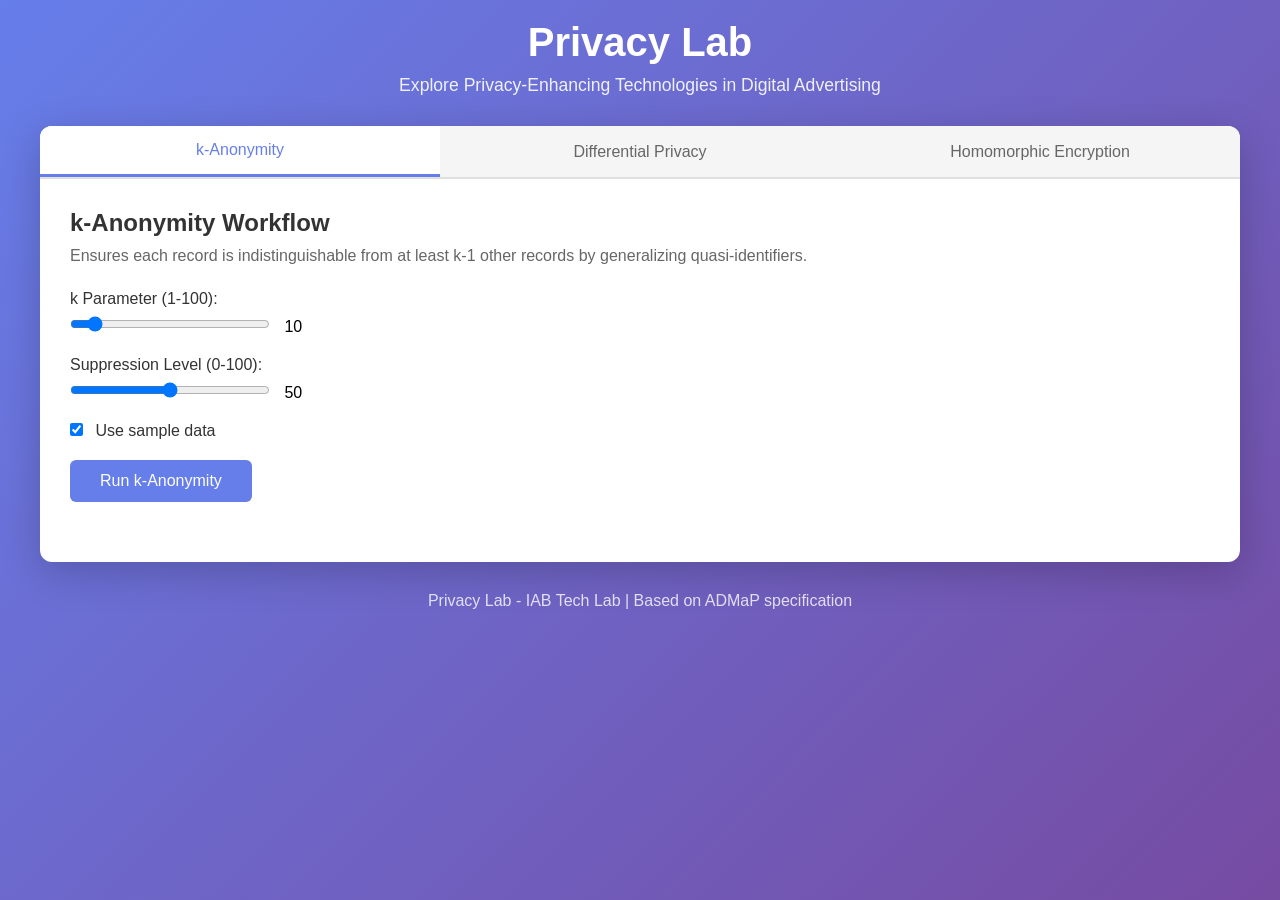
<file: web/index.html>
<!DOCTYPE html>
<html lang="en">
<head>
    <meta charset="UTF-8">
    <meta name="viewport" content="width=device-width, initial-scale=1.0">
    <title>Privacy Lab - Privacy-Enhancing Technologies</title>
    <link rel="stylesheet" href="styles.css">
</head>
<body>
    <header>
        <h1>Privacy Lab</h1>
        <p>Explore Privacy-Enhancing Technologies in Digital Advertising</p>
    </header>

    <main>
        <div class="tabs">
            <button class="tab-button active" onclick="openTab(event, 'k-anonymity')">k-Anonymity</button>
            <button class="tab-button" onclick="openTab(event, 'differential-privacy')">Differential Privacy</button>
            <button class="tab-button" onclick="openTab(event, 'homomorphic-encryption')">Homomorphic Encryption</button>
        </div>

        <!-- k-Anonymity Tab -->
        <div id="k-anonymity" class="tab-content active">
            <h2>k-Anonymity Workflow</h2>
            <p>Ensures each record is indistinguishable from at least k-1 other records by generalizing quasi-identifiers.</p>

            <form id="k-anonymity-form">
                <div class="form-group">
                    <label for="k-value">k Parameter (1-100):</label>
                    <input type="range" id="k-value" name="k" min="1" max="100" value="10">
                    <span id="k-value-display">10</span>
                </div>

                <div class="form-group">
                    <label for="k-supp">Suppression Level (0-100):</label>
                    <input type="range" id="k-supp" name="supp_level" min="0" max="100" value="50">
                    <span id="k-supp-display">50</span>
                </div>

                <div class="form-group">
                    <label>
                        <input type="checkbox" id="k-sample-data" name="use_sample_data" checked>
                        Use sample data
                    </label>
                </div>

                <div id="k-file-uploads" class="form-group" style="display: none;">
                    <div class="file-upload-group">
                        <label for="k-events-file">Events CSV File:</label>
                        <input type="file" id="k-events-file" name="events" accept=".csv">
                        <small>Format: space_id, email, event_type, campaign, region, opt_out</small>
                    </div>
                    <div class="file-upload-group">
                        <label for="k-conversions-file">Conversions CSV File:</label>
                        <input type="file" id="k-conversions-file" name="conversions" accept=".csv">
                        <small>Format: space_id, email, event_type</small>
                    </div>
                    <div class="form-group">
                        <a href="http://localhost:8000/api/download-templates" target="_blank" class="download-link">📥 Download CSV Templates</a>
                    </div>
                </div>

                <button type="submit" class="btn-primary">Run k-Anonymity</button>
            </form>

            <div id="k-anonymity-results" class="results"></div>
        </div>

        <!-- Differential Privacy Tab -->
        <div id="differential-privacy" class="tab-content">
            <h2>Differential Privacy Workflow</h2>
            <p>Adds statistical noise to query results to provide mathematically rigorous privacy guarantees.</p>

            <form id="dp-form">
                <div class="form-group">
                    <label for="epsilon-value">Epsilon (Privacy Loss) (0.1-10.0):</label>
                    <input type="range" id="epsilon-value" name="epsilon" min="0.1" max="10.0" step="0.1" value="1.0">
                    <span id="epsilon-value-display">1.0</span>
                </div>

                <div class="form-group">
                    <label for="split-over">Split Privacy Budget Over:</label>
                    <input type="number" id="split-over" name="split_evenly_over" min="1" max="20" value="6">
                </div>

                <div class="form-group">
                    <label>
                        <input type="checkbox" id="dp-sample-data" name="use_sample_data" checked>
                        Use sample data
                    </label>
                </div>

                <div id="dp-file-uploads" class="form-group" style="display: none;">
                    <div class="file-upload-group">
                        <label for="dp-events-file">Events CSV File:</label>
                        <input type="file" id="dp-events-file" name="events" accept=".csv">
                        <small>Format: space_id, email, event_type, campaign, region, opt_out</small>
                    </div>
                    <div class="file-upload-group">
                        <label for="dp-conversions-file">Conversions CSV File:</label>
                        <input type="file" id="dp-conversions-file" name="conversions" accept=".csv">
                        <small>Format: space_id, email, event_type</small>
                    </div>
                    <div class="form-group">
                        <a href="http://localhost:8000/api/download-templates" target="_blank" class="download-link">📥 Download CSV Templates</a>
                    </div>
                </div>

                <button type="submit" class="btn-primary">Run Differential Privacy</button>
            </form>

            <div id="dp-results" class="results"></div>
        </div>

        <!-- Homomorphic Encryption Tab -->
        <div id="homomorphic-encryption" class="tab-content">
            <h2>Homomorphic Encryption Workflow</h2>
            <p>Allows computation on encrypted data without decryption, providing input privacy.</p>

            <form id="he-form">
                <div class="form-group">
                    <label>
                        <input type="checkbox" id="he-sample-data" name="use_sample_data" checked>
                        Use sample data
                    </label>
                </div>

                <div id="he-file-uploads" class="form-group" style="display: none;">
                    <div class="file-upload-group">
                        <label for="he-events-file">Events CSV File:</label>
                        <input type="file" id="he-events-file" name="events" accept=".csv">
                        <small>Format: space_id, email, event_type, campaign, region, opt_out</small>
                    </div>
                    <div class="file-upload-group">
                        <label for="he-conversions-file">Conversions CSV File:</label>
                        <input type="file" id="he-conversions-file" name="conversions" accept=".csv">
                        <small>Format: space_id, email, event_type</small>
                    </div>
                    <div class="form-group">
                        <a href="http://localhost:8000/api/download-templates" target="_blank" class="download-link">📥 Download CSV Templates</a>
                    </div>
                </div>

                <button type="submit" class="btn-primary">Run Homomorphic Encryption</button>
            </form>

            <div id="he-results" class="results"></div>
        </div>
    </main>

    <footer>
        <p>Privacy Lab - IAB Tech Lab | Based on ADMaP specification</p>
    </footer>

    <div id="loading" class="loading-overlay" style="display: none;">
        <div class="spinner"></div>
        <p>Processing...</p>
    </div>

    <script src="app.js"></script>
</body>
</html>
</file>
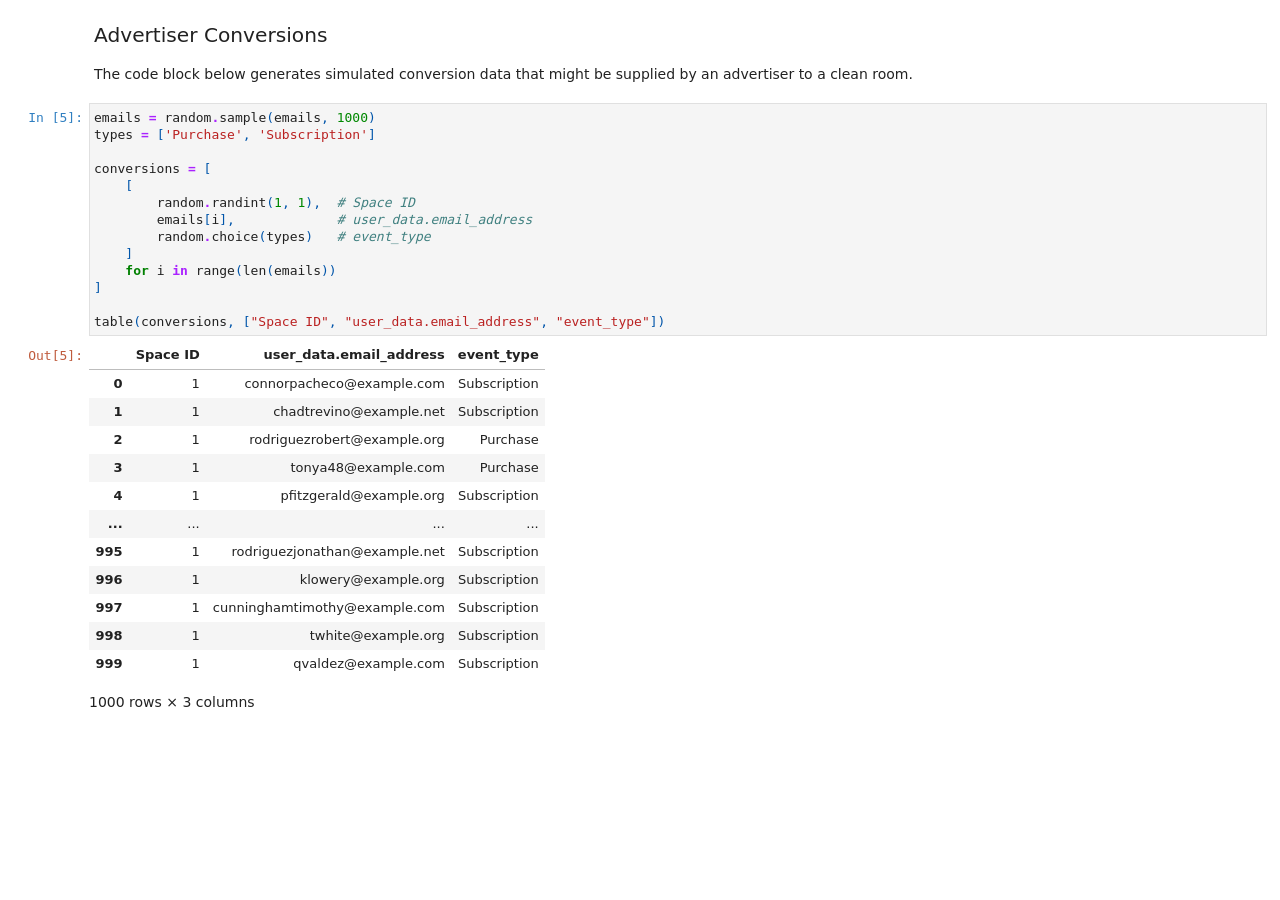
<file: notebook/differential-privacy.html>
<html>
  <head>
    <style type="text/css">
      pre {
        line-height: 125%;
      }
      td.linenos .normal {
        color: inherit;
        background-color: transparent;
        padding-left: 5px;
        padding-right: 5px;
      }
      span.linenos {
        color: inherit;
        background-color: transparent;
        padding-left: 5px;
        padding-right: 5px;
      }
      td.linenos .special {
        color: #000000;
        background-color: #ffffc0;
        padding-left: 5px;
        padding-right: 5px;
      }
      span.linenos.special {
        color: #000000;
        background-color: #ffffc0;
        padding-left: 5px;
        padding-right: 5px;
      }
      .highlight .hll {
        background-color: var(--jp-cell-editor-active-background);
      }
      .highlight {
        background: var(--jp-cell-editor-background);
        color: var(--jp-mirror-editor-variable-color);
      }
      .highlight .c {
        color: var(--jp-mirror-editor-comment-color);
        font-style: italic;
      } /* Comment */
      .highlight .err {
        color: var(--jp-mirror-editor-error-color);
      } /* Error */
      .highlight .k {
        color: var(--jp-mirror-editor-keyword-color);
        font-weight: bold;
      } /* Keyword */
      .highlight .o {
        color: var(--jp-mirror-editor-operator-color);
        font-weight: bold;
      } /* Operator */
      .highlight .p {
        color: var(--jp-mirror-editor-punctuation-color);
      } /* Punctuation */
      .highlight .ch {
        color: var(--jp-mirror-editor-comment-color);
        font-style: italic;
      } /* Comment.Hashbang */
      .highlight .cm {
        color: var(--jp-mirror-editor-comment-color);
        font-style: italic;
      } /* Comment.Multiline */
      .highlight .cp {
        color: var(--jp-mirror-editor-comment-color);
        font-style: italic;
      } /* Comment.Preproc */
      .highlight .cpf {
        color: var(--jp-mirror-editor-comment-color);
        font-style: italic;
      } /* Comment.PreprocFile */
      .highlight .c1 {
        color: var(--jp-mirror-editor-comment-color);
        font-style: italic;
      } /* Comment.Single */
      .highlight .cs {
        color: var(--jp-mirror-editor-comment-color);
        font-style: italic;
      } /* Comment.Special */
      .highlight .kc {
        color: var(--jp-mirror-editor-keyword-color);
        font-weight: bold;
      } /* Keyword.Constant */
      .highlight .kd {
        color: var(--jp-mirror-editor-keyword-color);
        font-weight: bold;
      } /* Keyword.Declaration */
      .highlight .kn {
        color: var(--jp-mirror-editor-keyword-color);
        font-weight: bold;
      } /* Keyword.Namespace */
      .highlight .kp {
        color: var(--jp-mirror-editor-keyword-color);
        font-weight: bold;
      } /* Keyword.Pseudo */
      .highlight .kr {
        color: var(--jp-mirror-editor-keyword-color);
        font-weight: bold;
      } /* Keyword.Reserved */
      .highlight .kt {
        color: var(--jp-mirror-editor-keyword-color);
        font-weight: bold;
      } /* Keyword.Type */
      .highlight .m {
        color: var(--jp-mirror-editor-number-color);
      } /* Literal.Number */
      .highlight .s {
        color: var(--jp-mirror-editor-string-color);
      } /* Literal.String */
      .highlight .ow {
        color: var(--jp-mirror-editor-operator-color);
        font-weight: bold;
      } /* Operator.Word */
      .highlight .pm {
        color: var(--jp-mirror-editor-punctuation-color);
      } /* Punctuation.Marker */
      .highlight .w {
        color: var(--jp-mirror-editor-variable-color);
      } /* Text.Whitespace */
      .highlight .mb {
        color: var(--jp-mirror-editor-number-color);
      } /* Literal.Number.Bin */
      .highlight .mf {
        color: var(--jp-mirror-editor-number-color);
      } /* Literal.Number.Float */
      .highlight .mh {
        color: var(--jp-mirror-editor-number-color);
      } /* Literal.Number.Hex */
      .highlight .mi {
        color: var(--jp-mirror-editor-number-color);
      } /* Literal.Number.Integer */
      .highlight .mo {
        color: var(--jp-mirror-editor-number-color);
      } /* Literal.Number.Oct */
      .highlight .sa {
        color: var(--jp-mirror-editor-string-color);
      } /* Literal.String.Affix */
      .highlight .sb {
        color: var(--jp-mirror-editor-string-color);
      } /* Literal.String.Backtick */
      .highlight .sc {
        color: var(--jp-mirror-editor-string-color);
      } /* Literal.String.Char */
      .highlight .dl {
        color: var(--jp-mirror-editor-string-color);
      } /* Literal.String.Delimiter */
      .highlight .sd {
        color: var(--jp-mirror-editor-string-color);
      } /* Literal.String.Doc */
      .highlight .s2 {
        color: var(--jp-mirror-editor-string-color);
      } /* Literal.String.Double */
      .highlight .se {
        color: var(--jp-mirror-editor-string-color);
      } /* Literal.String.Escape */
      .highlight .sh {
        color: var(--jp-mirror-editor-string-color);
      } /* Literal.String.Heredoc */
      .highlight .si {
        color: var(--jp-mirror-editor-string-color);
      } /* Literal.String.Interpol */
      .highlight .sx {
        color: var(--jp-mirror-editor-string-color);
      } /* Literal.String.Other */
      .highlight .sr {
        color: var(--jp-mirror-editor-string-color);
      } /* Literal.String.Regex */
      .highlight .s1 {
        color: var(--jp-mirror-editor-string-color);
      } /* Literal.String.Single */
      .highlight .ss {
        color: var(--jp-mirror-editor-string-color);
      } /* Literal.String.Symbol */
      .highlight .il {
        color: var(--jp-mirror-editor-number-color);
      } /* Literal.Number.Integer.Long */
    </style>
    <style type="text/css">
      /*-----------------------------------------------------------------------------
| Copyright (c) Jupyter Development Team.
| Distributed under the terms of the Modified BSD License.
|----------------------------------------------------------------------------*/

      /*
 * Mozilla scrollbar styling
 */

      /* use standard opaque scrollbars for most nodes */
      [data-jp-theme-scrollbars="true"] {
        scrollbar-color: rgb(var(--jp-scrollbar-thumb-color)) var(--jp-scrollbar-background-color);
      }

      /* for code nodes, use a transparent style of scrollbar. These selectors
 * will match lower in the tree, and so will override the above */
      [data-jp-theme-scrollbars="true"] .CodeMirror-hscrollbar,
      [data-jp-theme-scrollbars="true"] .CodeMirror-vscrollbar {
        scrollbar-color: rgba(var(--jp-scrollbar-thumb-color), 0.5) transparent;
      }

      /* tiny scrollbar */

      .jp-scrollbar-tiny {
        scrollbar-color: rgba(var(--jp-scrollbar-thumb-color), 0.5) transparent;
        scrollbar-width: thin;
      }

      /* tiny scrollbar */

      .jp-scrollbar-tiny::-webkit-scrollbar,
      .jp-scrollbar-tiny::-webkit-scrollbar-corner {
        background-color: transparent;
        height: 4px;
        width: 4px;
      }

      .jp-scrollbar-tiny::-webkit-scrollbar-thumb {
        background: rgba(var(--jp-scrollbar-thumb-color), 0.5);
      }

      .jp-scrollbar-tiny::-webkit-scrollbar-track:horizontal {
        border-left: 0 solid transparent;
        border-right: 0 solid transparent;
      }

      .jp-scrollbar-tiny::-webkit-scrollbar-track:vertical {
        border-top: 0 solid transparent;
        border-bottom: 0 solid transparent;
      }

      /*
 * Lumino
 */

      .lm-ScrollBar[data-orientation="horizontal"] {
        min-height: 16px;
        max-height: 16px;
        min-width: 45px;
        border-top: 1px solid #a0a0a0;
      }

      .lm-ScrollBar[data-orientation="vertical"] {
        min-width: 16px;
        max-width: 16px;
        min-height: 45px;
        border-left: 1px solid #a0a0a0;
      }

      .lm-ScrollBar-button {
        background-color: #f0f0f0;
        background-position: center center;
        min-height: 15px;
        max-height: 15px;
        min-width: 15px;
        max-width: 15px;
      }

      .lm-ScrollBar-button:hover {
        background-color: #dadada;
      }

      .lm-ScrollBar-button.lm-mod-active {
        background-color: #cdcdcd;
      }

      .lm-ScrollBar-track {
        background: #f0f0f0;
      }

      .lm-ScrollBar-thumb {
        background: #cdcdcd;
      }

      .lm-ScrollBar-thumb:hover {
        background: #bababa;
      }

      .lm-ScrollBar-thumb.lm-mod-active {
        background: #a0a0a0;
      }

      .lm-ScrollBar[data-orientation="horizontal"] .lm-ScrollBar-thumb {
        height: 100%;
        min-width: 15px;
        border-left: 1px solid #a0a0a0;
        border-right: 1px solid #a0a0a0;
      }

      .lm-ScrollBar[data-orientation="vertical"] .lm-ScrollBar-thumb {
        width: 100%;
        min-height: 15px;
        border-top: 1px solid #a0a0a0;
        border-bottom: 1px solid #a0a0a0;
      }

      .lm-ScrollBar[data-orientation="horizontal"] .lm-ScrollBar-button[data-action="decrement"] {
        background-image: var(--jp-icon-caret-left);
        background-size: 17px;
      }

      .lm-ScrollBar[data-orientation="horizontal"] .lm-ScrollBar-button[data-action="increment"] {
        background-image: var(--jp-icon-caret-right);
        background-size: 17px;
      }

      .lm-ScrollBar[data-orientation="vertical"] .lm-ScrollBar-button[data-action="decrement"] {
        background-image: var(--jp-icon-caret-up);
        background-size: 17px;
      }

      .lm-ScrollBar[data-orientation="vertical"] .lm-ScrollBar-button[data-action="increment"] {
        background-image: var(--jp-icon-caret-down);
        background-size: 17px;
      }

      /*
 * Copyright (c) Jupyter Development Team.
 * Distributed under the terms of the Modified BSD License.
 */

      /*-----------------------------------------------------------------------------
| Copyright (c) Jupyter Development Team.
| Copyright (c) 2014-2017, PhosphorJS Contributors
|
| Distributed under the terms of the BSD 3-Clause License.
|
| The full license is in the file LICENSE, distributed with this software.
|----------------------------------------------------------------------------*/

      .lm-Widget {
        box-sizing: border-box;
        position: relative;
        overflow: hidden;
      }

      .lm-Widget.lm-mod-hidden {
        display: none !important;
      }

      /*
 * Copyright (c) Jupyter Development Team.
 * Distributed under the terms of the Modified BSD License.
 */

      .lm-AccordionPanel[data-orientation="horizontal"] > .lm-AccordionPanel-title {
        /* Title is rotated for horizontal accordion panel using CSS */
        display: block;
        transform-origin: top left;
        transform: rotate(-90deg) translate(-100%);
      }

      /*
 * Copyright (c) Jupyter Development Team.
 * Distributed under the terms of the Modified BSD License.
 */

      /*-----------------------------------------------------------------------------
| Copyright (c) Jupyter Development Team.
| Copyright (c) 2014-2017, PhosphorJS Contributors
|
| Distributed under the terms of the BSD 3-Clause License.
|
| The full license is in the file LICENSE, distributed with this software.
|----------------------------------------------------------------------------*/

      .lm-CommandPalette {
        display: flex;
        flex-direction: column;
        -webkit-user-select: none;
        -moz-user-select: none;
        -ms-user-select: none;
        user-select: none;
      }

      .lm-CommandPalette-search {
        flex: 0 0 auto;
      }

      .lm-CommandPalette-content {
        flex: 1 1 auto;
        margin: 0;
        padding: 0;
        min-height: 0;
        overflow: auto;
        list-style-type: none;
      }

      .lm-CommandPalette-header {
        overflow: hidden;
        white-space: nowrap;
        text-overflow: ellipsis;
      }

      .lm-CommandPalette-item {
        display: flex;
        flex-direction: row;
      }

      .lm-CommandPalette-itemIcon {
        flex: 0 0 auto;
      }

      .lm-CommandPalette-itemContent {
        flex: 1 1 auto;
        overflow: hidden;
      }

      .lm-CommandPalette-itemShortcut {
        flex: 0 0 auto;
      }

      .lm-CommandPalette-itemLabel {
        overflow: hidden;
        white-space: nowrap;
        text-overflow: ellipsis;
      }

      .lm-close-icon {
        border: 1px solid transparent;
        background-color: transparent;
        position: absolute;
        z-index: 1;
        right: 3%;
        top: 0;
        bottom: 0;
        margin: auto;
        padding: 7px 0;
        display: none;
        vertical-align: middle;
        outline: 0;
        cursor: pointer;
      }
      .lm-close-icon:after {
        content: "X";
        display: block;
        width: 15px;
        height: 15px;
        text-align: center;
        color: #000;
        font-weight: normal;
        font-size: 12px;
        cursor: pointer;
      }

      /*
 * Copyright (c) Jupyter Development Team.
 * Distributed under the terms of the Modified BSD License.
 */

      /*-----------------------------------------------------------------------------
| Copyright (c) Jupyter Development Team.
| Copyright (c) 2014-2017, PhosphorJS Contributors
|
| Distributed under the terms of the BSD 3-Clause License.
|
| The full license is in the file LICENSE, distributed with this software.
|----------------------------------------------------------------------------*/

      .lm-DockPanel {
        z-index: 0;
      }

      .lm-DockPanel-widget {
        z-index: 0;
      }

      .lm-DockPanel-tabBar {
        z-index: 1;
      }

      .lm-DockPanel-handle {
        z-index: 2;
      }

      .lm-DockPanel-handle.lm-mod-hidden {
        display: none !important;
      }

      .lm-DockPanel-handle:after {
        position: absolute;
        top: 0;
        left: 0;
        width: 100%;
        height: 100%;
        content: "";
      }

      .lm-DockPanel-handle[data-orientation="horizontal"] {
        cursor: ew-resize;
      }

      .lm-DockPanel-handle[data-orientation="vertical"] {
        cursor: ns-resize;
      }

      .lm-DockPanel-handle[data-orientation="horizontal"]:after {
        left: 50%;
        min-width: 8px;
        transform: translateX(-50%);
      }

      .lm-DockPanel-handle[data-orientation="vertical"]:after {
        top: 50%;
        min-height: 8px;
        transform: translateY(-50%);
      }

      .lm-DockPanel-overlay {
        z-index: 3;
        box-sizing: border-box;
        pointer-events: none;
      }

      .lm-DockPanel-overlay.lm-mod-hidden {
        display: none !important;
      }

      /*
 * Copyright (c) Jupyter Development Team.
 * Distributed under the terms of the Modified BSD License.
 */

      /*-----------------------------------------------------------------------------
| Copyright (c) Jupyter Development Team.
| Copyright (c) 2014-2017, PhosphorJS Contributors
|
| Distributed under the terms of the BSD 3-Clause License.
|
| The full license is in the file LICENSE, distributed with this software.
|----------------------------------------------------------------------------*/

      .lm-Menu {
        z-index: 10000;
        position: absolute;
        white-space: nowrap;
        overflow-x: hidden;
        overflow-y: auto;
        outline: none;
        -webkit-user-select: none;
        -moz-user-select: none;
        -ms-user-select: none;
        user-select: none;
      }

      .lm-Menu-content {
        margin: 0;
        padding: 0;
        display: table;
        list-style-type: none;
      }

      .lm-Menu-item {
        display: table-row;
      }

      .lm-Menu-item.lm-mod-hidden,
      .lm-Menu-item.lm-mod-collapsed {
        display: none !important;
      }

      .lm-Menu-itemIcon,
      .lm-Menu-itemSubmenuIcon {
        display: table-cell;
        text-align: center;
      }

      .lm-Menu-itemLabel {
        display: table-cell;
        text-align: left;
      }

      .lm-Menu-itemShortcut {
        display: table-cell;
        text-align: right;
      }

      /*
 * Copyright (c) Jupyter Development Team.
 * Distributed under the terms of the Modified BSD License.
 */

      /*-----------------------------------------------------------------------------
| Copyright (c) Jupyter Development Team.
| Copyright (c) 2014-2017, PhosphorJS Contributors
|
| Distributed under the terms of the BSD 3-Clause License.
|
| The full license is in the file LICENSE, distributed with this software.
|----------------------------------------------------------------------------*/

      .lm-MenuBar {
        outline: none;
        -webkit-user-select: none;
        -moz-user-select: none;
        -ms-user-select: none;
        user-select: none;
      }

      .lm-MenuBar-content {
        margin: 0;
        padding: 0;
        display: flex;
        flex-direction: row;
        list-style-type: none;
      }

      .lm-MenuBar-item {
        box-sizing: border-box;
      }

      .lm-MenuBar-itemIcon,
      .lm-MenuBar-itemLabel {
        display: inline-block;
      }

      /*
 * Copyright (c) Jupyter Development Team.
 * Distributed under the terms of the Modified BSD License.
 */

      /*-----------------------------------------------------------------------------
| Copyright (c) Jupyter Development Team.
| Copyright (c) 2014-2017, PhosphorJS Contributors
|
| Distributed under the terms of the BSD 3-Clause License.
|
| The full license is in the file LICENSE, distributed with this software.
|----------------------------------------------------------------------------*/

      .lm-ScrollBar {
        display: flex;
        -webkit-user-select: none;
        -moz-user-select: none;
        -ms-user-select: none;
        user-select: none;
      }

      .lm-ScrollBar[data-orientation="horizontal"] {
        flex-direction: row;
      }

      .lm-ScrollBar[data-orientation="vertical"] {
        flex-direction: column;
      }

      .lm-ScrollBar-button {
        box-sizing: border-box;
        flex: 0 0 auto;
      }

      .lm-ScrollBar-track {
        box-sizing: border-box;
        position: relative;
        overflow: hidden;
        flex: 1 1 auto;
      }

      .lm-ScrollBar-thumb {
        box-sizing: border-box;
        position: absolute;
      }

      /*
 * Copyright (c) Jupyter Development Team.
 * Distributed under the terms of the Modified BSD License.
 */

      /*-----------------------------------------------------------------------------
| Copyright (c) Jupyter Development Team.
| Copyright (c) 2014-2017, PhosphorJS Contributors
|
| Distributed under the terms of the BSD 3-Clause License.
|
| The full license is in the file LICENSE, distributed with this software.
|----------------------------------------------------------------------------*/

      .lm-SplitPanel-child {
        z-index: 0;
      }

      .lm-SplitPanel-handle {
        z-index: 1;
      }

      .lm-SplitPanel-handle.lm-mod-hidden {
        display: none !important;
      }

      .lm-SplitPanel-handle:after {
        position: absolute;
        top: 0;
        left: 0;
        width: 100%;
        height: 100%;
        content: "";
      }

      .lm-SplitPanel[data-orientation="horizontal"] > .lm-SplitPanel-handle {
        cursor: ew-resize;
      }

      .lm-SplitPanel[data-orientation="vertical"] > .lm-SplitPanel-handle {
        cursor: ns-resize;
      }

      .lm-SplitPanel[data-orientation="horizontal"] > .lm-SplitPanel-handle:after {
        left: 50%;
        min-width: 8px;
        transform: translateX(-50%);
      }

      .lm-SplitPanel[data-orientation="vertical"] > .lm-SplitPanel-handle:after {
        top: 50%;
        min-height: 8px;
        transform: translateY(-50%);
      }

      /*
 * Copyright (c) Jupyter Development Team.
 * Distributed under the terms of the Modified BSD License.
 */

      /*-----------------------------------------------------------------------------
| Copyright (c) Jupyter Development Team.
| Copyright (c) 2014-2017, PhosphorJS Contributors
|
| Distributed under the terms of the BSD 3-Clause License.
|
| The full license is in the file LICENSE, distributed with this software.
|----------------------------------------------------------------------------*/

      .lm-TabBar {
        display: flex;
        -webkit-user-select: none;
        -moz-user-select: none;
        -ms-user-select: none;
        user-select: none;
      }

      .lm-TabBar[data-orientation="horizontal"] {
        flex-direction: row;
        align-items: flex-end;
      }

      .lm-TabBar[data-orientation="vertical"] {
        flex-direction: column;
        align-items: flex-end;
      }

      .lm-TabBar-content {
        margin: 0;
        padding: 0;
        display: flex;
        flex: 1 1 auto;
        list-style-type: none;
      }

      .lm-TabBar[data-orientation="horizontal"] > .lm-TabBar-content {
        flex-direction: row;
      }

      .lm-TabBar[data-orientation="vertical"] > .lm-TabBar-content {
        flex-direction: column;
      }

      .lm-TabBar-tab {
        display: flex;
        flex-direction: row;
        box-sizing: border-box;
        overflow: hidden;
        touch-action: none; /* Disable native Drag/Drop */
      }

      .lm-TabBar-tabIcon,
      .lm-TabBar-tabCloseIcon {
        flex: 0 0 auto;
      }

      .lm-TabBar-tabLabel {
        flex: 1 1 auto;
        overflow: hidden;
        white-space: nowrap;
      }

      .lm-TabBar-tabInput {
        user-select: all;
        width: 100%;
        box-sizing: border-box;
      }

      .lm-TabBar-tab.lm-mod-hidden {
        display: none !important;
      }

      .lm-TabBar-addButton.lm-mod-hidden {
        display: none !important;
      }

      .lm-TabBar.lm-mod-dragging .lm-TabBar-tab {
        position: relative;
      }

      .lm-TabBar.lm-mod-dragging[data-orientation="horizontal"] .lm-TabBar-tab {
        left: 0;
        transition: left 150ms ease;
      }

      .lm-TabBar.lm-mod-dragging[data-orientation="vertical"] .lm-TabBar-tab {
        top: 0;
        transition: top 150ms ease;
      }

      .lm-TabBar.lm-mod-dragging .lm-TabBar-tab.lm-mod-dragging {
        transition: none;
      }

      .lm-TabBar-tabLabel .lm-TabBar-tabInput {
        user-select: all;
        width: 100%;
        box-sizing: border-box;
        background: inherit;
      }

      /*
 * Copyright (c) Jupyter Development Team.
 * Distributed under the terms of the Modified BSD License.
 */

      /*-----------------------------------------------------------------------------
| Copyright (c) Jupyter Development Team.
| Copyright (c) 2014-2017, PhosphorJS Contributors
|
| Distributed under the terms of the BSD 3-Clause License.
|
| The full license is in the file LICENSE, distributed with this software.
|----------------------------------------------------------------------------*/

      .lm-TabPanel-tabBar {
        z-index: 1;
      }

      .lm-TabPanel-stackedPanel {
        z-index: 0;
      }

      /*
 * Copyright (c) Jupyter Development Team.
 * Distributed under the terms of the Modified BSD License.
 */

      /*-----------------------------------------------------------------------------
| Copyright (c) Jupyter Development Team.
| Copyright (c) 2014-2017, PhosphorJS Contributors
|
| Distributed under the terms of the BSD 3-Clause License.
|
| The full license is in the file LICENSE, distributed with this software.
|----------------------------------------------------------------------------*/

      /*-----------------------------------------------------------------------------
| Copyright (c) Jupyter Development Team.
| Distributed under the terms of the Modified BSD License.
|----------------------------------------------------------------------------*/

      .jp-Collapse {
        display: flex;
        flex-direction: column;
        align-items: stretch;
      }

      .jp-Collapse-header {
        padding: 1px 12px;
        background-color: var(--jp-layout-color1);
        border-bottom: solid var(--jp-border-width) var(--jp-border-color2);
        color: var(--jp-ui-font-color1);
        cursor: pointer;
        display: flex;
        align-items: center;
        font-size: var(--jp-ui-font-size0);
        font-weight: 600;
        text-transform: uppercase;
        user-select: none;
      }

      .jp-Collapser-icon {
        height: 16px;
      }

      .jp-Collapse-header-collapsed .jp-Collapser-icon {
        transform: rotate(-90deg);
        margin: auto 0;
      }

      .jp-Collapser-title {
        line-height: 25px;
      }

      .jp-Collapse-contents {
        padding: 0 12px;
        background-color: var(--jp-layout-color1);
        color: var(--jp-ui-font-color1);
        overflow: auto;
      }

      /*-----------------------------------------------------------------------------
| Copyright (c) Jupyter Development Team.
| Distributed under the terms of the Modified BSD License.
|----------------------------------------------------------------------------*/

      /* This file was auto-generated by ensureUiComponents() in @jupyterlab/buildutils */

      /**
 * (DEPRECATED) Support for consuming icons as CSS background images
 */

      /* Icons urls */

      :root {
        --jp-icon-add-above: url([data-uri]);
        --jp-icon-add-below: url([data-uri]);
        --jp-icon-add: url([data-uri]);
        --jp-icon-bell: url([data-uri]);
        --jp-icon-bug-dot: url([data-uri]);
        --jp-icon-bug: url([data-uri]);
        --jp-icon-build: url([data-uri]);
        --jp-icon-caret-down-empty-thin: url([data-uri]);
        --jp-icon-caret-down-empty: url([data-uri]);
        --jp-icon-caret-down: url([data-uri]);
        --jp-icon-caret-left: url([data-uri]);
        --jp-icon-caret-right: url([data-uri]);
        --jp-icon-caret-up-empty-thin: url([data-uri]);
        --jp-icon-caret-up: url([data-uri]);
        --jp-icon-case-sensitive: url([data-uri]);
        --jp-icon-check: url([data-uri]);
        --jp-icon-circle-empty: url([data-uri]);
        --jp-icon-circle: url([data-uri]);
        --jp-icon-clear: url([data-uri]);
        --jp-icon-close: url([data-uri]);
        --jp-icon-code-check: url([data-uri]);
        --jp-icon-code: url([data-uri]);
        --jp-icon-collapse-all: url([data-uri]);
        --jp-icon-console: url([data-uri]);
        --jp-icon-copy: url([data-uri]);
        --jp-icon-copyright: url([data-uri]);
        --jp-icon-cut: url([data-uri]);
        --jp-icon-delete: url([data-uri]);
        --jp-icon-download: url([data-uri]);
        --jp-icon-duplicate: url([data-uri]);
        --jp-icon-edit: url([data-uri]);
        --jp-icon-ellipses: url([data-uri]);
        --jp-icon-error: url([data-uri]);
        --jp-icon-expand-all: url([data-uri]);
        --jp-icon-extension: url([data-uri]);
        --jp-icon-fast-forward: url([data-uri]);
        --jp-icon-file-upload: url([data-uri]);
        --jp-icon-file: url([data-uri]);
        --jp-icon-filter-dot: url([data-uri]);
        --jp-icon-filter-list: url([data-uri]);
        --jp-icon-filter: url([data-uri]);
        --jp-icon-folder-favorite: url([data-uri]);
        --jp-icon-folder: url([data-uri]);
        --jp-icon-home: url([data-uri]);
        --jp-icon-html5: url([data-uri]);
        --jp-icon-image: url([data-uri]);
        --jp-icon-info: url([data-uri]);
        --jp-icon-inspector: url([data-uri]);
        --jp-icon-json: url([data-uri]);
        --jp-icon-julia: url([data-uri]);
        --jp-icon-jupyter-favicon: url([data-uri]);
        --jp-icon-jupyter: url([data-uri]);
        --jp-icon-jupyterlab-wordmark: url([data-uri]);
        --jp-icon-kernel: url([data-uri]);
        --jp-icon-keyboard: url([data-uri]);
        --jp-icon-launch: url([data-uri]);
        --jp-icon-launcher: url([data-uri]);
        --jp-icon-line-form: url([data-uri]);
        --jp-icon-link: url([data-uri]);
        --jp-icon-list: url([data-uri]);
        --jp-icon-markdown: url([data-uri]);
        --jp-icon-move-down: url([data-uri]);
        --jp-icon-move-up: url([data-uri]);
        --jp-icon-new-folder: url([data-uri]);
        --jp-icon-not-trusted: url([data-uri]);
        --jp-icon-notebook: url([data-uri]);
        --jp-icon-numbering: url([data-uri]);
        --jp-icon-offline-bolt: url([data-uri]);
        --jp-icon-palette: url([data-uri]);
        --jp-icon-paste: url([data-uri]);
        --jp-icon-pdf: url([data-uri]);
        --jp-icon-python: url([data-uri]);
        --jp-icon-r-kernel: url([data-uri]);
        --jp-icon-react: url([data-uri]);
        --jp-icon-redo: url([data-uri]);
        --jp-icon-refresh: url([data-uri]);
        --jp-icon-regex: url([data-uri]);
        --jp-icon-run: url([data-uri]);
        --jp-icon-running: url([data-uri]);
        --jp-icon-save: url([data-uri]);
        --jp-icon-search: url([data-uri]);
        --jp-icon-settings: url([data-uri]);
        --jp-icon-share: url([data-uri]);
        --jp-icon-spreadsheet: url([data-uri]);
        --jp-icon-stop: url([data-uri]);
        --jp-icon-tab: url([data-uri]);
        --jp-icon-table-rows: url([data-uri]);
        --jp-icon-tag: url([data-uri]);
        --jp-icon-terminal: url([data-uri]);
        --jp-icon-text-editor: url([data-uri]);
        --jp-icon-toc: url([data-uri]);
        --jp-icon-tree-view: url([data-uri]);
        --jp-icon-trusted: url([data-uri]);
        --jp-icon-undo: url([data-uri]);
        --jp-icon-user: url([data-uri]);
        --jp-icon-users: url([data-uri]);
        --jp-icon-vega: url([data-uri]);
        --jp-icon-word: url([data-uri]);
        --jp-icon-yaml: url([data-uri]);
      }

      /* Icon CSS class declarations */

      .jp-AddAboveIcon {
        background-image: var(--jp-icon-add-above);
      }

      .jp-AddBelowIcon {
        background-image: var(--jp-icon-add-below);
      }

      .jp-AddIcon {
        background-image: var(--jp-icon-add);
      }

      .jp-BellIcon {
        background-image: var(--jp-icon-bell);
      }

      .jp-BugDotIcon {
        background-image: var(--jp-icon-bug-dot);
      }

      .jp-BugIcon {
        background-image: var(--jp-icon-bug);
      }

      .jp-BuildIcon {
        background-image: var(--jp-icon-build);
      }

      .jp-CaretDownEmptyIcon {
        background-image: var(--jp-icon-caret-down-empty);
      }

      .jp-CaretDownEmptyThinIcon {
        background-image: var(--jp-icon-caret-down-empty-thin);
      }

      .jp-CaretDownIcon {
        background-image: var(--jp-icon-caret-down);
      }

      .jp-CaretLeftIcon {
        background-image: var(--jp-icon-caret-left);
      }

      .jp-CaretRightIcon {
        background-image: var(--jp-icon-caret-right);
      }

      .jp-CaretUpEmptyThinIcon {
        background-image: var(--jp-icon-caret-up-empty-thin);
      }

      .jp-CaretUpIcon {
        background-image: var(--jp-icon-caret-up);
      }

      .jp-CaseSensitiveIcon {
        background-image: var(--jp-icon-case-sensitive);
      }

      .jp-CheckIcon {
        background-image: var(--jp-icon-check);
      }

      .jp-CircleEmptyIcon {
        background-image: var(--jp-icon-circle-empty);
      }

      .jp-CircleIcon {
        background-image: var(--jp-icon-circle);
      }

      .jp-ClearIcon {
        background-image: var(--jp-icon-clear);
      }

      .jp-CloseIcon {
        background-image: var(--jp-icon-close);
      }

      .jp-CodeCheckIcon {
        background-image: var(--jp-icon-code-check);
      }

      .jp-CodeIcon {
        background-image: var(--jp-icon-code);
      }

      .jp-CollapseAllIcon {
        background-image: var(--jp-icon-collapse-all);
      }

      .jp-ConsoleIcon {
        background-image: var(--jp-icon-console);
      }

      .jp-CopyIcon {
        background-image: var(--jp-icon-copy);
      }

      .jp-CopyrightIcon {
        background-image: var(--jp-icon-copyright);
      }

      .jp-CutIcon {
        background-image: var(--jp-icon-cut);
      }

      .jp-DeleteIcon {
        background-image: var(--jp-icon-delete);
      }

      .jp-DownloadIcon {
        background-image: var(--jp-icon-download);
      }

      .jp-DuplicateIcon {
        background-image: var(--jp-icon-duplicate);
      }

      .jp-EditIcon {
        background-image: var(--jp-icon-edit);
      }

      .jp-EllipsesIcon {
        background-image: var(--jp-icon-ellipses);
      }

      .jp-ErrorIcon {
        background-image: var(--jp-icon-error);
      }

      .jp-ExpandAllIcon {
        background-image: var(--jp-icon-expand-all);
      }

      .jp-ExtensionIcon {
        background-image: var(--jp-icon-extension);
      }

      .jp-FastForwardIcon {
        background-image: var(--jp-icon-fast-forward);
      }

      .jp-FileIcon {
        background-image: var(--jp-icon-file);
      }

      .jp-FileUploadIcon {
        background-image: var(--jp-icon-file-upload);
      }

      .jp-FilterDotIcon {
        background-image: var(--jp-icon-filter-dot);
      }

      .jp-FilterIcon {
        background-image: var(--jp-icon-filter);
      }

      .jp-FilterListIcon {
        background-image: var(--jp-icon-filter-list);
      }

      .jp-FolderFavoriteIcon {
        background-image: var(--jp-icon-folder-favorite);
      }

      .jp-FolderIcon {
        background-image: var(--jp-icon-folder);
      }

      .jp-HomeIcon {
        background-image: var(--jp-icon-home);
      }

      .jp-Html5Icon {
        background-image: var(--jp-icon-html5);
      }

      .jp-ImageIcon {
        background-image: var(--jp-icon-image);
      }

      .jp-InfoIcon {
        background-image: var(--jp-icon-info);
      }

      .jp-InspectorIcon {
        background-image: var(--jp-icon-inspector);
      }

      .jp-JsonIcon {
        background-image: var(--jp-icon-json);
      }

      .jp-JuliaIcon {
        background-image: var(--jp-icon-julia);
      }

      .jp-JupyterFaviconIcon {
        background-image: var(--jp-icon-jupyter-favicon);
      }

      .jp-JupyterIcon {
        background-image: var(--jp-icon-jupyter);
      }

      .jp-JupyterlabWordmarkIcon {
        background-image: var(--jp-icon-jupyterlab-wordmark);
      }

      .jp-KernelIcon {
        background-image: var(--jp-icon-kernel);
      }

      .jp-KeyboardIcon {
        background-image: var(--jp-icon-keyboard);
      }

      .jp-LaunchIcon {
        background-image: var(--jp-icon-launch);
      }

      .jp-LauncherIcon {
        background-image: var(--jp-icon-launcher);
      }

      .jp-LineFormIcon {
        background-image: var(--jp-icon-line-form);
      }

      .jp-LinkIcon {
        background-image: var(--jp-icon-link);
      }

      .jp-ListIcon {
        background-image: var(--jp-icon-list);
      }

      .jp-MarkdownIcon {
        background-image: var(--jp-icon-markdown);
      }

      .jp-MoveDownIcon {
        background-image: var(--jp-icon-move-down);
      }

      .jp-MoveUpIcon {
        background-image: var(--jp-icon-move-up);
      }

      .jp-NewFolderIcon {
        background-image: var(--jp-icon-new-folder);
      }

      .jp-NotTrustedIcon {
        background-image: var(--jp-icon-not-trusted);
      }

      .jp-NotebookIcon {
        background-image: var(--jp-icon-notebook);
      }

      .jp-NumberingIcon {
        background-image: var(--jp-icon-numbering);
      }

      .jp-OfflineBoltIcon {
        background-image: var(--jp-icon-offline-bolt);
      }

      .jp-PaletteIcon {
        background-image: var(--jp-icon-palette);
      }

      .jp-PasteIcon {
        background-image: var(--jp-icon-paste);
      }

      .jp-PdfIcon {
        background-image: var(--jp-icon-pdf);
      }

      .jp-PythonIcon {
        background-image: var(--jp-icon-python);
      }

      .jp-RKernelIcon {
        background-image: var(--jp-icon-r-kernel);
      }

      .jp-ReactIcon {
        background-image: var(--jp-icon-react);
      }

      .jp-RedoIcon {
        background-image: var(--jp-icon-redo);
      }

      .jp-RefreshIcon {
        background-image: var(--jp-icon-refresh);
      }

      .jp-RegexIcon {
        background-image: var(--jp-icon-regex);
      }

      .jp-RunIcon {
        background-image: var(--jp-icon-run);
      }

      .jp-RunningIcon {
        background-image: var(--jp-icon-running);
      }

      .jp-SaveIcon {
        background-image: var(--jp-icon-save);
      }

      .jp-SearchIcon {
        background-image: var(--jp-icon-search);
      }

      .jp-SettingsIcon {
        background-image: var(--jp-icon-settings);
      }

      .jp-ShareIcon {
        background-image: var(--jp-icon-share);
      }

      .jp-SpreadsheetIcon {
        background-image: var(--jp-icon-spreadsheet);
      }

      .jp-StopIcon {
        background-image: var(--jp-icon-stop);
      }

      .jp-TabIcon {
        background-image: var(--jp-icon-tab);
      }

      .jp-TableRowsIcon {
        background-image: var(--jp-icon-table-rows);
      }

      .jp-TagIcon {
        background-image: var(--jp-icon-tag);
      }

      .jp-TerminalIcon {
        background-image: var(--jp-icon-terminal);
      }

      .jp-TextEditorIcon {
        background-image: var(--jp-icon-text-editor);
      }

      .jp-TocIcon {
        background-image: var(--jp-icon-toc);
      }

      .jp-TreeViewIcon {
        background-image: var(--jp-icon-tree-view);
      }

      .jp-TrustedIcon {
        background-image: var(--jp-icon-trusted);
      }

      .jp-UndoIcon {
        background-image: var(--jp-icon-undo);
      }

      .jp-UserIcon {
        background-image: var(--jp-icon-user);
      }

      .jp-UsersIcon {
        background-image: var(--jp-icon-users);
      }

      .jp-VegaIcon {
        background-image: var(--jp-icon-vega);
      }

      .jp-WordIcon {
        background-image: var(--jp-icon-word);
      }

      .jp-YamlIcon {
        background-image: var(--jp-icon-yaml);
      }

      /*-----------------------------------------------------------------------------
| Copyright (c) Jupyter Development Team.
| Distributed under the terms of the Modified BSD License.
|----------------------------------------------------------------------------*/

      /**
 * (DEPRECATED) Support for consuming icons as CSS background images
 */

      .jp-Icon,
      .jp-MaterialIcon {
        background-position: center;
        background-repeat: no-repeat;
        background-size: 16px;
        min-width: 16px;
        min-height: 16px;
      }

      .jp-Icon-cover {
        background-position: center;
        background-repeat: no-repeat;
        background-size: cover;
      }

      /**
 * (DEPRECATED) Support for specific CSS icon sizes
 */

      .jp-Icon-16 {
        background-size: 16px;
        min-width: 16px;
        min-height: 16px;
      }

      .jp-Icon-18 {
        background-size: 18px;
        min-width: 18px;
        min-height: 18px;
      }

      .jp-Icon-20 {
        background-size: 20px;
        min-width: 20px;
        min-height: 20px;
      }

      /*-----------------------------------------------------------------------------
| Copyright (c) Jupyter Development Team.
| Distributed under the terms of the Modified BSD License.
|----------------------------------------------------------------------------*/

      .lm-TabBar .lm-TabBar-addButton {
        align-items: center;
        display: flex;
        padding: 4px;
        padding-bottom: 5px;
        margin-right: 1px;
        background-color: var(--jp-layout-color2);
      }

      .lm-TabBar .lm-TabBar-addButton:hover {
        background-color: var(--jp-layout-color1);
      }

      .lm-DockPanel-tabBar .lm-TabBar-tab {
        width: var(--jp-private-horizontal-tab-width);
      }

      .lm-DockPanel-tabBar .lm-TabBar-content {
        flex: unset;
      }

      .lm-DockPanel-tabBar[data-orientation="horizontal"] {
        flex: 1 1 auto;
      }

      /*-----------------------------------------------------------------------------
| Copyright (c) Jupyter Development Team.
| Distributed under the terms of the Modified BSD License.
|----------------------------------------------------------------------------*/

      /**
 * Support for icons as inline SVG HTMLElements
 */

      /* recolor the primary elements of an icon */
      .jp-icon0[fill] {
        fill: var(--jp-inverse-layout-color0);
      }

      .jp-icon1[fill] {
        fill: var(--jp-inverse-layout-color1);
      }

      .jp-icon2[fill] {
        fill: var(--jp-inverse-layout-color2);
      }

      .jp-icon3[fill] {
        fill: var(--jp-inverse-layout-color3);
      }

      .jp-icon4[fill] {
        fill: var(--jp-inverse-layout-color4);
      }

      .jp-icon0[stroke] {
        stroke: var(--jp-inverse-layout-color0);
      }

      .jp-icon1[stroke] {
        stroke: var(--jp-inverse-layout-color1);
      }

      .jp-icon2[stroke] {
        stroke: var(--jp-inverse-layout-color2);
      }

      .jp-icon3[stroke] {
        stroke: var(--jp-inverse-layout-color3);
      }

      .jp-icon4[stroke] {
        stroke: var(--jp-inverse-layout-color4);
      }

      /* recolor the accent elements of an icon */
      .jp-icon-accent0[fill] {
        fill: var(--jp-layout-color0);
      }

      .jp-icon-accent1[fill] {
        fill: var(--jp-layout-color1);
      }

      .jp-icon-accent2[fill] {
        fill: var(--jp-layout-color2);
      }

      .jp-icon-accent3[fill] {
        fill: var(--jp-layout-color3);
      }

      .jp-icon-accent4[fill] {
        fill: var(--jp-layout-color4);
      }

      .jp-icon-accent0[stroke] {
        stroke: var(--jp-layout-color0);
      }

      .jp-icon-accent1[stroke] {
        stroke: var(--jp-layout-color1);
      }

      .jp-icon-accent2[stroke] {
        stroke: var(--jp-layout-color2);
      }

      .jp-icon-accent3[stroke] {
        stroke: var(--jp-layout-color3);
      }

      .jp-icon-accent4[stroke] {
        stroke: var(--jp-layout-color4);
      }

      /* set the color of an icon to transparent */
      .jp-icon-none[fill] {
        fill: none;
      }

      .jp-icon-none[stroke] {
        stroke: none;
      }

      /* brand icon colors. Same for light and dark */
      .jp-icon-brand0[fill] {
        fill: var(--jp-brand-color0);
      }

      .jp-icon-brand1[fill] {
        fill: var(--jp-brand-color1);
      }

      .jp-icon-brand2[fill] {
        fill: var(--jp-brand-color2);
      }

      .jp-icon-brand3[fill] {
        fill: var(--jp-brand-color3);
      }

      .jp-icon-brand4[fill] {
        fill: var(--jp-brand-color4);
      }

      .jp-icon-brand0[stroke] {
        stroke: var(--jp-brand-color0);
      }

      .jp-icon-brand1[stroke] {
        stroke: var(--jp-brand-color1);
      }

      .jp-icon-brand2[stroke] {
        stroke: var(--jp-brand-color2);
      }

      .jp-icon-brand3[stroke] {
        stroke: var(--jp-brand-color3);
      }

      .jp-icon-brand4[stroke] {
        stroke: var(--jp-brand-color4);
      }

      /* warn icon colors. Same for light and dark */
      .jp-icon-warn0[fill] {
        fill: var(--jp-warn-color0);
      }

      .jp-icon-warn1[fill] {
        fill: var(--jp-warn-color1);
      }

      .jp-icon-warn2[fill] {
        fill: var(--jp-warn-color2);
      }

      .jp-icon-warn3[fill] {
        fill: var(--jp-warn-color3);
      }

      .jp-icon-warn0[stroke] {
        stroke: var(--jp-warn-color0);
      }

      .jp-icon-warn1[stroke] {
        stroke: var(--jp-warn-color1);
      }

      .jp-icon-warn2[stroke] {
        stroke: var(--jp-warn-color2);
      }

      .jp-icon-warn3[stroke] {
        stroke: var(--jp-warn-color3);
      }

      /* icon colors that contrast well with each other and most backgrounds */
      .jp-icon-contrast0[fill] {
        fill: var(--jp-icon-contrast-color0);
      }

      .jp-icon-contrast1[fill] {
        fill: var(--jp-icon-contrast-color1);
      }

      .jp-icon-contrast2[fill] {
        fill: var(--jp-icon-contrast-color2);
      }

      .jp-icon-contrast3[fill] {
        fill: var(--jp-icon-contrast-color3);
      }

      .jp-icon-contrast0[stroke] {
        stroke: var(--jp-icon-contrast-color0);
      }

      .jp-icon-contrast1[stroke] {
        stroke: var(--jp-icon-contrast-color1);
      }

      .jp-icon-contrast2[stroke] {
        stroke: var(--jp-icon-contrast-color2);
      }

      .jp-icon-contrast3[stroke] {
        stroke: var(--jp-icon-contrast-color3);
      }

      .jp-icon-dot[fill] {
        fill: var(--jp-warn-color0);
      }

      .jp-jupyter-icon-color[fill] {
        fill: var(--jp-jupyter-icon-color, var(--jp-warn-color0));
      }

      .jp-notebook-icon-color[fill] {
        fill: var(--jp-notebook-icon-color, var(--jp-warn-color0));
      }

      .jp-json-icon-color[fill] {
        fill: var(--jp-json-icon-color, var(--jp-warn-color1));
      }

      .jp-console-icon-color[fill] {
        fill: var(--jp-console-icon-color, white);
      }

      .jp-console-icon-background-color[fill] {
        fill: var(--jp-console-icon-background-color, var(--jp-brand-color1));
      }

      .jp-terminal-icon-color[fill] {
        fill: var(--jp-terminal-icon-color, var(--jp-layout-color2));
      }

      .jp-terminal-icon-background-color[fill] {
        fill: var(--jp-terminal-icon-background-color, var(--jp-inverse-layout-color2));
      }

      .jp-text-editor-icon-color[fill] {
        fill: var(--jp-text-editor-icon-color, var(--jp-inverse-layout-color3));
      }

      .jp-inspector-icon-color[fill] {
        fill: var(--jp-inspector-icon-color, var(--jp-inverse-layout-color3));
      }

      /* CSS for icons in selected filebrowser listing items */
      .jp-DirListing-item.jp-mod-selected .jp-icon-selectable[fill] {
        fill: #fff;
      }

      .jp-DirListing-item.jp-mod-selected .jp-icon-selectable-inverse[fill] {
        fill: var(--jp-brand-color1);
      }

      /* stylelint-disable selector-max-class, selector-max-compound-selectors */

      /**
* TODO: come up with non css-hack solution for showing the busy icon on top
*  of the close icon
* CSS for complex behavior of close icon of tabs in the main area tabbar
*/
      .lm-DockPanel-tabBar .lm-TabBar-tab.lm-mod-closable.jp-mod-dirty > .lm-TabBar-tabCloseIcon > :not(:hover) > .jp-icon3[fill] {
        fill: none;
      }

      .lm-DockPanel-tabBar .lm-TabBar-tab.lm-mod-closable.jp-mod-dirty > .lm-TabBar-tabCloseIcon > :not(:hover) > .jp-icon-busy[fill] {
        fill: var(--jp-inverse-layout-color3);
      }

      /* stylelint-enable selector-max-class, selector-max-compound-selectors */

      /* CSS for icons in status bar */
      #jp-main-statusbar .jp-mod-selected .jp-icon-selectable[fill] {
        fill: #fff;
      }

      #jp-main-statusbar .jp-mod-selected .jp-icon-selectable-inverse[fill] {
        fill: var(--jp-brand-color1);
      }

      /* special handling for splash icon CSS. While the theme CSS reloads during
   splash, the splash icon can loose theming. To prevent that, we set a
   default for its color variable */
      :root {
        --jp-warn-color0: var(--md-orange-700);
      }

      /* not sure what to do with this one, used in filebrowser listing */
      .jp-DragIcon {
        margin-right: 4px;
      }

      /*-----------------------------------------------------------------------------
| Copyright (c) Jupyter Development Team.
| Distributed under the terms of the Modified BSD License.
|----------------------------------------------------------------------------*/

      /**
 * Support for alt colors for icons as inline SVG HTMLElements
 */

      /* alt recolor the primary elements of an icon */
      .jp-icon-alt .jp-icon0[fill] {
        fill: var(--jp-layout-color0);
      }

      .jp-icon-alt .jp-icon1[fill] {
        fill: var(--jp-layout-color1);
      }

      .jp-icon-alt .jp-icon2[fill] {
        fill: var(--jp-layout-color2);
      }

      .jp-icon-alt .jp-icon3[fill] {
        fill: var(--jp-layout-color3);
      }

      .jp-icon-alt .jp-icon4[fill] {
        fill: var(--jp-layout-color4);
      }

      .jp-icon-alt .jp-icon0[stroke] {
        stroke: var(--jp-layout-color0);
      }

      .jp-icon-alt .jp-icon1[stroke] {
        stroke: var(--jp-layout-color1);
      }

      .jp-icon-alt .jp-icon2[stroke] {
        stroke: var(--jp-layout-color2);
      }

      .jp-icon-alt .jp-icon3[stroke] {
        stroke: var(--jp-layout-color3);
      }

      .jp-icon-alt .jp-icon4[stroke] {
        stroke: var(--jp-layout-color4);
      }

      /* alt recolor the accent elements of an icon */
      .jp-icon-alt .jp-icon-accent0[fill] {
        fill: var(--jp-inverse-layout-color0);
      }

      .jp-icon-alt .jp-icon-accent1[fill] {
        fill: var(--jp-inverse-layout-color1);
      }

      .jp-icon-alt .jp-icon-accent2[fill] {
        fill: var(--jp-inverse-layout-color2);
      }

      .jp-icon-alt .jp-icon-accent3[fill] {
        fill: var(--jp-inverse-layout-color3);
      }

      .jp-icon-alt .jp-icon-accent4[fill] {
        fill: var(--jp-inverse-layout-color4);
      }

      .jp-icon-alt .jp-icon-accent0[stroke] {
        stroke: var(--jp-inverse-layout-color0);
      }

      .jp-icon-alt .jp-icon-accent1[stroke] {
        stroke: var(--jp-inverse-layout-color1);
      }

      .jp-icon-alt .jp-icon-accent2[stroke] {
        stroke: var(--jp-inverse-layout-color2);
      }

      .jp-icon-alt .jp-icon-accent3[stroke] {
        stroke: var(--jp-inverse-layout-color3);
      }

      .jp-icon-alt .jp-icon-accent4[stroke] {
        stroke: var(--jp-inverse-layout-color4);
      }

      /*-----------------------------------------------------------------------------
| Copyright (c) Jupyter Development Team.
| Distributed under the terms of the Modified BSD License.
|----------------------------------------------------------------------------*/

      .jp-icon-hoverShow:not(:hover) .jp-icon-hoverShow-content {
        display: none !important;
      }

      /**
 * Support for hover colors for icons as inline SVG HTMLElements
 */

      /**
 * regular colors
 */

      /* recolor the primary elements of an icon */
      .jp-icon-hover :hover .jp-icon0-hover[fill] {
        fill: var(--jp-inverse-layout-color0);
      }

      .jp-icon-hover :hover .jp-icon1-hover[fill] {
        fill: var(--jp-inverse-layout-color1);
      }

      .jp-icon-hover :hover .jp-icon2-hover[fill] {
        fill: var(--jp-inverse-layout-color2);
      }

      .jp-icon-hover :hover .jp-icon3-hover[fill] {
        fill: var(--jp-inverse-layout-color3);
      }

      .jp-icon-hover :hover .jp-icon4-hover[fill] {
        fill: var(--jp-inverse-layout-color4);
      }

      .jp-icon-hover :hover .jp-icon0-hover[stroke] {
        stroke: var(--jp-inverse-layout-color0);
      }

      .jp-icon-hover :hover .jp-icon1-hover[stroke] {
        stroke: var(--jp-inverse-layout-color1);
      }

      .jp-icon-hover :hover .jp-icon2-hover[stroke] {
        stroke: var(--jp-inverse-layout-color2);
      }

      .jp-icon-hover :hover .jp-icon3-hover[stroke] {
        stroke: var(--jp-inverse-layout-color3);
      }

      .jp-icon-hover :hover .jp-icon4-hover[stroke] {
        stroke: var(--jp-inverse-layout-color4);
      }

      /* recolor the accent elements of an icon */
      .jp-icon-hover :hover .jp-icon-accent0-hover[fill] {
        fill: var(--jp-layout-color0);
      }

      .jp-icon-hover :hover .jp-icon-accent1-hover[fill] {
        fill: var(--jp-layout-color1);
      }

      .jp-icon-hover :hover .jp-icon-accent2-hover[fill] {
        fill: var(--jp-layout-color2);
      }

      .jp-icon-hover :hover .jp-icon-accent3-hover[fill] {
        fill: var(--jp-layout-color3);
      }

      .jp-icon-hover :hover .jp-icon-accent4-hover[fill] {
        fill: var(--jp-layout-color4);
      }

      .jp-icon-hover :hover .jp-icon-accent0-hover[stroke] {
        stroke: var(--jp-layout-color0);
      }

      .jp-icon-hover :hover .jp-icon-accent1-hover[stroke] {
        stroke: var(--jp-layout-color1);
      }

      .jp-icon-hover :hover .jp-icon-accent2-hover[stroke] {
        stroke: var(--jp-layout-color2);
      }

      .jp-icon-hover :hover .jp-icon-accent3-hover[stroke] {
        stroke: var(--jp-layout-color3);
      }

      .jp-icon-hover :hover .jp-icon-accent4-hover[stroke] {
        stroke: var(--jp-layout-color4);
      }

      /* set the color of an icon to transparent */
      .jp-icon-hover :hover .jp-icon-none-hover[fill] {
        fill: none;
      }

      .jp-icon-hover :hover .jp-icon-none-hover[stroke] {
        stroke: none;
      }

      /**
 * inverse colors
 */

      /* inverse recolor the primary elements of an icon */
      .jp-icon-hover.jp-icon-alt :hover .jp-icon0-hover[fill] {
        fill: var(--jp-layout-color0);
      }

      .jp-icon-hover.jp-icon-alt :hover .jp-icon1-hover[fill] {
        fill: var(--jp-layout-color1);
      }

      .jp-icon-hover.jp-icon-alt :hover .jp-icon2-hover[fill] {
        fill: var(--jp-layout-color2);
      }

      .jp-icon-hover.jp-icon-alt :hover .jp-icon3-hover[fill] {
        fill: var(--jp-layout-color3);
      }

      .jp-icon-hover.jp-icon-alt :hover .jp-icon4-hover[fill] {
        fill: var(--jp-layout-color4);
      }

      .jp-icon-hover.jp-icon-alt :hover .jp-icon0-hover[stroke] {
        stroke: var(--jp-layout-color0);
      }

      .jp-icon-hover.jp-icon-alt :hover .jp-icon1-hover[stroke] {
        stroke: var(--jp-layout-color1);
      }

      .jp-icon-hover.jp-icon-alt :hover .jp-icon2-hover[stroke] {
        stroke: var(--jp-layout-color2);
      }

      .jp-icon-hover.jp-icon-alt :hover .jp-icon3-hover[stroke] {
        stroke: var(--jp-layout-color3);
      }

      .jp-icon-hover.jp-icon-alt :hover .jp-icon4-hover[stroke] {
        stroke: var(--jp-layout-color4);
      }

      /* inverse recolor the accent elements of an icon */
      .jp-icon-hover.jp-icon-alt :hover .jp-icon-accent0-hover[fill] {
        fill: var(--jp-inverse-layout-color0);
      }

      .jp-icon-hover.jp-icon-alt :hover .jp-icon-accent1-hover[fill] {
        fill: var(--jp-inverse-layout-color1);
      }

      .jp-icon-hover.jp-icon-alt :hover .jp-icon-accent2-hover[fill] {
        fill: var(--jp-inverse-layout-color2);
      }

      .jp-icon-hover.jp-icon-alt :hover .jp-icon-accent3-hover[fill] {
        fill: var(--jp-inverse-layout-color3);
      }

      .jp-icon-hover.jp-icon-alt :hover .jp-icon-accent4-hover[fill] {
        fill: var(--jp-inverse-layout-color4);
      }

      .jp-icon-hover.jp-icon-alt :hover .jp-icon-accent0-hover[stroke] {
        stroke: var(--jp-inverse-layout-color0);
      }

      .jp-icon-hover.jp-icon-alt :hover .jp-icon-accent1-hover[stroke] {
        stroke: var(--jp-inverse-layout-color1);
      }

      .jp-icon-hover.jp-icon-alt :hover .jp-icon-accent2-hover[stroke] {
        stroke: var(--jp-inverse-layout-color2);
      }

      .jp-icon-hover.jp-icon-alt :hover .jp-icon-accent3-hover[stroke] {
        stroke: var(--jp-inverse-layout-color3);
      }

      .jp-icon-hover.jp-icon-alt :hover .jp-icon-accent4-hover[stroke] {
        stroke: var(--jp-inverse-layout-color4);
      }

      /*-----------------------------------------------------------------------------
| Copyright (c) Jupyter Development Team.
| Distributed under the terms of the Modified BSD License.
|----------------------------------------------------------------------------*/

      .jp-IFrame {
        width: 100%;
        height: 100%;
      }

      .jp-IFrame > iframe {
        border: none;
      }

      /*
When drag events occur, `lm-mod-override-cursor` is added to the body.
Because iframes steal all cursor events, the following two rules are necessary
to suppress pointer events while resize drags are occurring. There may be a
better solution to this problem.
*/
      body.lm-mod-override-cursor .jp-IFrame {
        position: relative;
      }

      body.lm-mod-override-cursor .jp-IFrame::before {
        content: "";
        position: absolute;
        top: 0;
        left: 0;
        right: 0;
        bottom: 0;
        background: transparent;
      }

      /*-----------------------------------------------------------------------------
| Copyright (c) 2014-2016, Jupyter Development Team.
|
| Distributed under the terms of the Modified BSD License.
|----------------------------------------------------------------------------*/

      .jp-HoverBox {
        position: fixed;
      }

      /*-----------------------------------------------------------------------------
| Copyright (c) Jupyter Development Team.
| Distributed under the terms of the Modified BSD License.
|----------------------------------------------------------------------------*/

      .jp-FormGroup-content fieldset {
        border: none;
        padding: 0;
        min-width: 0;
        width: 100%;
      }

      /* stylelint-disable selector-max-type */

      .jp-FormGroup-content fieldset .jp-inputFieldWrapper input,
      .jp-FormGroup-content fieldset .jp-inputFieldWrapper select,
      .jp-FormGroup-content fieldset .jp-inputFieldWrapper textarea {
        font-size: var(--jp-content-font-size2);
        border-color: var(--jp-input-border-color);
        border-style: solid;
        border-radius: var(--jp-border-radius);
        border-width: 1px;
        padding: 6px 8px;
        background: none;
        color: var(--jp-ui-font-color0);
        height: inherit;
      }

      .jp-FormGroup-content fieldset input[type="checkbox"] {
        position: relative;
        top: 2px;
        margin-left: 0;
      }

      .jp-FormGroup-content button.jp-mod-styled {
        cursor: pointer;
      }

      .jp-FormGroup-content .checkbox label {
        cursor: pointer;
        font-size: var(--jp-content-font-size1);
      }

      .jp-FormGroup-content .jp-root > fieldset > legend {
        display: none;
      }

      .jp-FormGroup-content .jp-root > fieldset > p {
        display: none;
      }

      /** copy of `input.jp-mod-styled:focus` style */
      .jp-FormGroup-content fieldset input:focus,
      .jp-FormGroup-content fieldset select:focus {
        -moz-outline-radius: unset;
        outline: var(--jp-border-width) solid var(--md-blue-500);
        outline-offset: -1px;
        box-shadow: inset 0 0 4px var(--md-blue-300);
      }

      .jp-FormGroup-content fieldset input:hover:not(:focus),
      .jp-FormGroup-content fieldset select:hover:not(:focus) {
        background-color: var(--jp-border-color2);
      }

      /* stylelint-enable selector-max-type */

      .jp-FormGroup-content .checkbox .field-description {
        /* Disable default description field for checkbox:
   because other widgets do not have description fields,
   we add descriptions to each widget on the field level.
  */
        display: none;
      }

      .jp-FormGroup-content #root__description {
        display: none;
      }

      .jp-FormGroup-content .jp-modifiedIndicator {
        width: 5px;
        background-color: var(--jp-brand-color2);
        margin-top: 0;
        margin-left: calc(var(--jp-private-settingeditor-modifier-indent) * -1);
        flex-shrink: 0;
      }

      .jp-FormGroup-content .jp-modifiedIndicator.jp-errorIndicator {
        background-color: var(--jp-error-color0);
        margin-right: 0.5em;
      }

      /* RJSF ARRAY style */

      .jp-arrayFieldWrapper legend {
        font-size: var(--jp-content-font-size2);
        color: var(--jp-ui-font-color0);
        flex-basis: 100%;
        padding: 4px 0;
        font-weight: var(--jp-content-heading-font-weight);
        border-bottom: 1px solid var(--jp-border-color2);
      }

      .jp-arrayFieldWrapper .field-description {
        padding: 4px 0;
        white-space: pre-wrap;
      }

      .jp-arrayFieldWrapper .array-item {
        width: 100%;
        border: 1px solid var(--jp-border-color2);
        border-radius: 4px;
        margin: 4px;
      }

      .jp-ArrayOperations {
        display: flex;
        margin-left: 8px;
      }

      .jp-ArrayOperationsButton {
        margin: 2px;
      }

      .jp-ArrayOperationsButton .jp-icon3[fill] {
        fill: var(--jp-ui-font-color0);
      }

      button.jp-ArrayOperationsButton.jp-mod-styled:disabled {
        cursor: not-allowed;
        opacity: 0.5;
      }

      /* RJSF form validation error */

      .jp-FormGroup-content .validationErrors {
        color: var(--jp-error-color0);
      }

      /* Hide panel level error as duplicated the field level error */
      .jp-FormGroup-content .panel.errors {
        display: none;
      }

      /* RJSF normal content (settings-editor) */

      .jp-FormGroup-contentNormal {
        display: flex;
        align-items: center;
        flex-wrap: wrap;
      }

      .jp-FormGroup-contentNormal .jp-FormGroup-contentItem {
        margin-left: 7px;
        color: var(--jp-ui-font-color0);
      }

      .jp-FormGroup-contentNormal .jp-FormGroup-description {
        flex-basis: 100%;
        padding: 4px 7px;
      }

      .jp-FormGroup-contentNormal .jp-FormGroup-default {
        flex-basis: 100%;
        padding: 4px 7px;
      }

      .jp-FormGroup-contentNormal .jp-FormGroup-fieldLabel {
        font-size: var(--jp-content-font-size1);
        font-weight: normal;
        min-width: 120px;
      }

      .jp-FormGroup-contentNormal fieldset:not(:first-child) {
        margin-left: 7px;
      }

      .jp-FormGroup-contentNormal .field-array-of-string .array-item {
        /* Display `jp-ArrayOperations` buttons side-by-side with content except
    for small screens where flex-wrap will place them one below the other.
  */
        display: flex;
        align-items: center;
        flex-wrap: wrap;
      }

      .jp-FormGroup-contentNormal .jp-objectFieldWrapper .form-group {
        padding: 2px 8px 2px var(--jp-private-settingeditor-modifier-indent);
        margin-top: 2px;
      }

      /* RJSF compact content (metadata-form) */

      .jp-FormGroup-content.jp-FormGroup-contentCompact {
        width: 100%;
      }

      .jp-FormGroup-contentCompact .form-group {
        display: flex;
        padding: 0.5em 0.2em 0.5em 0;
      }

      .jp-FormGroup-contentCompact .jp-FormGroup-compactTitle .jp-FormGroup-description {
        font-size: var(--jp-ui-font-size1);
        color: var(--jp-ui-font-color2);
      }

      .jp-FormGroup-contentCompact .jp-FormGroup-fieldLabel {
        padding-bottom: 0.3em;
      }

      .jp-FormGroup-contentCompact .jp-inputFieldWrapper .form-control {
        width: 100%;
        box-sizing: border-box;
      }

      .jp-FormGroup-contentCompact .jp-arrayFieldWrapper .jp-FormGroup-compactTitle {
        padding-bottom: 7px;
      }

      .jp-FormGroup-contentCompact .jp-objectFieldWrapper .jp-objectFieldWrapper .form-group {
        padding: 2px 8px 2px var(--jp-private-settingeditor-modifier-indent);
        margin-top: 2px;
      }

      .jp-FormGroup-contentCompact ul.error-detail {
        margin-block-start: 0.5em;
        margin-block-end: 0.5em;
        padding-inline-start: 1em;
      }

      /*
 * Copyright (c) Jupyter Development Team.
 * Distributed under the terms of the Modified BSD License.
 */

      .jp-SidePanel {
        display: flex;
        flex-direction: column;
        min-width: var(--jp-sidebar-min-width);
        overflow-y: auto;
        color: var(--jp-ui-font-color1);
        background: var(--jp-layout-color1);
        font-size: var(--jp-ui-font-size1);
      }

      .jp-SidePanel-header {
        flex: 0 0 auto;
        display: flex;
        border-bottom: var(--jp-border-width) solid var(--jp-border-color2);
        font-size: var(--jp-ui-font-size0);
        font-weight: 600;
        letter-spacing: 1px;
        margin: 0;
        padding: 2px;
        text-transform: uppercase;
      }

      .jp-SidePanel-toolbar {
        flex: 0 0 auto;
      }

      .jp-SidePanel-content {
        flex: 1 1 auto;
      }

      .jp-SidePanel-toolbar,
      .jp-AccordionPanel-toolbar {
        height: var(--jp-private-toolbar-height);
      }

      .jp-SidePanel-toolbar.jp-Toolbar-micro {
        display: none;
      }

      .lm-AccordionPanel .jp-AccordionPanel-title {
        box-sizing: border-box;
        line-height: 25px;
        margin: 0;
        display: flex;
        align-items: center;
        background: var(--jp-layout-color1);
        color: var(--jp-ui-font-color1);
        border-bottom: var(--jp-border-width) solid var(--jp-toolbar-border-color);
        box-shadow: var(--jp-toolbar-box-shadow);
        font-size: var(--jp-ui-font-size0);
      }

      .jp-AccordionPanel-title {
        cursor: pointer;
        user-select: none;
        -moz-user-select: none;
        -webkit-user-select: none;
        text-transform: uppercase;
      }

      .lm-AccordionPanel[data-orientation="horizontal"] > .jp-AccordionPanel-title {
        /* Title is rotated for horizontal accordion panel using CSS */
        display: block;
        transform-origin: top left;
        transform: rotate(-90deg) translate(-100%);
      }

      .jp-AccordionPanel-title .lm-AccordionPanel-titleLabel {
        user-select: none;
        text-overflow: ellipsis;
        white-space: nowrap;
        overflow: hidden;
      }

      .jp-AccordionPanel-title .lm-AccordionPanel-titleCollapser {
        transform: rotate(-90deg);
        margin: auto 0;
        height: 16px;
      }

      .jp-AccordionPanel-title.lm-mod-expanded .lm-AccordionPanel-titleCollapser {
        transform: rotate(0deg);
      }

      .lm-AccordionPanel .jp-AccordionPanel-toolbar {
        background: none;
        box-shadow: none;
        border: none;
        margin-left: auto;
      }

      .lm-AccordionPanel .lm-SplitPanel-handle:hover {
        background: var(--jp-layout-color3);
      }

      .jp-text-truncated {
        overflow: hidden;
        text-overflow: ellipsis;
        white-space: nowrap;
      }

      /*-----------------------------------------------------------------------------
| Copyright (c) 2017, Jupyter Development Team.
|
| Distributed under the terms of the Modified BSD License.
|----------------------------------------------------------------------------*/

      .jp-Spinner {
        position: absolute;
        display: flex;
        justify-content: center;
        align-items: center;
        z-index: 10;
        left: 0;
        top: 0;
        width: 100%;
        height: 100%;
        background: var(--jp-layout-color0);
        outline: none;
      }

      .jp-SpinnerContent {
        font-size: 10px;
        margin: 50px auto;
        text-indent: -9999em;
        width: 3em;
        height: 3em;
        border-radius: 50%;
        background: var(--jp-brand-color3);
        background: linear-gradient(to right, #f37626 10%, rgba(255, 255, 255, 0) 42%);
        position: relative;
        animation: load3 1s infinite linear, fadeIn 1s;
      }

      .jp-SpinnerContent::before {
        width: 50%;
        height: 50%;
        background: #f37626;
        border-radius: 100% 0 0;
        position: absolute;
        top: 0;
        left: 0;
        content: "";
      }

      .jp-SpinnerContent::after {
        background: var(--jp-layout-color0);
        width: 75%;
        height: 75%;
        border-radius: 50%;
        content: "";
        margin: auto;
        position: absolute;
        top: 0;
        left: 0;
        bottom: 0;
        right: 0;
      }

      @keyframes fadeIn {
        0% {
          opacity: 0;
        }

        100% {
          opacity: 1;
        }
      }

      @keyframes load3 {
        0% {
          transform: rotate(0deg);
        }

        100% {
          transform: rotate(360deg);
        }
      }

      /*-----------------------------------------------------------------------------
| Copyright (c) 2014-2017, Jupyter Development Team.
|
| Distributed under the terms of the Modified BSD License.
|----------------------------------------------------------------------------*/

      button.jp-mod-styled {
        font-size: var(--jp-ui-font-size1);
        color: var(--jp-ui-font-color0);
        border: none;
        box-sizing: border-box;
        text-align: center;
        line-height: 32px;
        height: 32px;
        padding: 0 12px;
        letter-spacing: 0.8px;
        outline: none;
        appearance: none;
        -webkit-appearance: none;
        -moz-appearance: none;
      }

      input.jp-mod-styled {
        background: var(--jp-input-background);
        height: 28px;
        box-sizing: border-box;
        border: var(--jp-border-width) solid var(--jp-border-color1);
        padding-left: 7px;
        padding-right: 7px;
        font-size: var(--jp-ui-font-size2);
        color: var(--jp-ui-font-color0);
        outline: none;
        appearance: none;
        -webkit-appearance: none;
        -moz-appearance: none;
      }

      input[type="checkbox"].jp-mod-styled {
        appearance: checkbox;
        -webkit-appearance: checkbox;
        -moz-appearance: checkbox;
        height: auto;
      }

      input.jp-mod-styled:focus {
        border: var(--jp-border-width) solid var(--md-blue-500);
        box-shadow: inset 0 0 4px var(--md-blue-300);
      }

      .jp-select-wrapper {
        display: flex;
        position: relative;
        flex-direction: column;
        padding: 1px;
        background-color: var(--jp-layout-color1);
        box-sizing: border-box;
        margin-bottom: 12px;
      }

      .jp-select-wrapper:not(.multiple) {
        height: 28px;
      }

      .jp-select-wrapper.jp-mod-focused select.jp-mod-styled {
        border: var(--jp-border-width) solid var(--jp-input-active-border-color);
        box-shadow: var(--jp-input-box-shadow);
        background-color: var(--jp-input-active-background);
      }

      select.jp-mod-styled:hover {
        cursor: pointer;
        color: var(--jp-ui-font-color0);
        background-color: var(--jp-input-hover-background);
        box-shadow: inset 0 0 1px rgba(0, 0, 0, 0.5);
      }

      select.jp-mod-styled {
        flex: 1 1 auto;
        width: 100%;
        font-size: var(--jp-ui-font-size2);
        background: var(--jp-input-background);
        color: var(--jp-ui-font-color0);
        padding: 0 25px 0 8px;
        border: var(--jp-border-width) solid var(--jp-input-border-color);
        border-radius: 0;
        outline: none;
        appearance: none;
        -webkit-appearance: none;
        -moz-appearance: none;
      }

      select.jp-mod-styled:not([multiple]) {
        height: 32px;
      }

      select.jp-mod-styled[multiple] {
        max-height: 200px;
        overflow-y: auto;
      }

      /*-----------------------------------------------------------------------------
| Copyright (c) Jupyter Development Team.
| Distributed under the terms of the Modified BSD License.
|----------------------------------------------------------------------------*/

      .jp-switch {
        display: flex;
        align-items: center;
        padding-left: 4px;
        padding-right: 4px;
        font-size: var(--jp-ui-font-size1);
        background-color: transparent;
        color: var(--jp-ui-font-color1);
        border: none;
        height: 20px;
      }

      .jp-switch:hover {
        background-color: var(--jp-layout-color2);
      }

      .jp-switch-label {
        margin-right: 5px;
        font-family: var(--jp-ui-font-family);
      }

      .jp-switch-track {
        cursor: pointer;
        background-color: var(--jp-switch-color, var(--jp-border-color1));
        -webkit-transition: 0.4s;
        transition: 0.4s;
        border-radius: 34px;
        height: 16px;
        width: 35px;
        position: relative;
      }

      .jp-switch-track::before {
        content: "";
        position: absolute;
        height: 10px;
        width: 10px;
        margin: 3px;
        left: 0;
        background-color: var(--jp-ui-inverse-font-color1);
        -webkit-transition: 0.4s;
        transition: 0.4s;
        border-radius: 50%;
      }

      .jp-switch[aria-checked="true"] .jp-switch-track {
        background-color: var(--jp-switch-true-position-color, var(--jp-warn-color0));
      }

      .jp-switch[aria-checked="true"] .jp-switch-track::before {
        /* track width (35) - margins (3 + 3) - thumb width (10) */
        left: 19px;
      }

      /*-----------------------------------------------------------------------------
| Copyright (c) 2014-2016, Jupyter Development Team.
|
| Distributed under the terms of the Modified BSD License.
|----------------------------------------------------------------------------*/

      :root {
        --jp-private-toolbar-height: calc(28px + var(--jp-border-width)); /* leave 28px for content */
      }

      .jp-Toolbar {
        color: var(--jp-ui-font-color1);
        flex: 0 0 auto;
        display: flex;
        flex-direction: row;
        border-bottom: var(--jp-border-width) solid var(--jp-toolbar-border-color);
        box-shadow: var(--jp-toolbar-box-shadow);
        background: var(--jp-toolbar-background);
        min-height: var(--jp-toolbar-micro-height);
        padding: 2px;
        z-index: 8;
        overflow-x: hidden;
      }

      /* Toolbar items */

      .jp-Toolbar > .jp-Toolbar-item.jp-Toolbar-spacer {
        flex-grow: 1;
        flex-shrink: 1;
      }

      .jp-Toolbar-item.jp-Toolbar-kernelStatus {
        display: inline-block;
        width: 32px;
        background-repeat: no-repeat;
        background-position: center;
        background-size: 16px;
      }

      .jp-Toolbar > .jp-Toolbar-item {
        flex: 0 0 auto;
        display: flex;
        padding-left: 1px;
        padding-right: 1px;
        font-size: var(--jp-ui-font-size1);
        line-height: var(--jp-private-toolbar-height);
        height: 100%;
      }

      /* Toolbar buttons */

      /* This is the div we use to wrap the react component into a Widget */
      div.jp-ToolbarButton {
        color: transparent;
        border: none;
        box-sizing: border-box;
        outline: none;
        appearance: none;
        -webkit-appearance: none;
        -moz-appearance: none;
        padding: 0;
        margin: 0;
      }

      button.jp-ToolbarButtonComponent {
        background: var(--jp-layout-color1);
        border: none;
        box-sizing: border-box;
        outline: none;
        appearance: none;
        -webkit-appearance: none;
        -moz-appearance: none;
        padding: 0 6px;
        margin: 0;
        height: 24px;
        border-radius: var(--jp-border-radius);
        display: flex;
        align-items: center;
        text-align: center;
        font-size: 14px;
        min-width: unset;
        min-height: unset;
      }

      button.jp-ToolbarButtonComponent:disabled {
        opacity: 0.4;
      }

      button.jp-ToolbarButtonComponent > span {
        padding: 0;
        flex: 0 0 auto;
      }

      button.jp-ToolbarButtonComponent .jp-ToolbarButtonComponent-label {
        font-size: var(--jp-ui-font-size1);
        line-height: 100%;
        padding-left: 2px;
        color: var(--jp-ui-font-color1);
        font-family: var(--jp-ui-font-family);
      }

      #jp-main-dock-panel[data-mode="single-document"] .jp-MainAreaWidget > .jp-Toolbar.jp-Toolbar-micro {
        padding: 0;
        min-height: 0;
      }

      #jp-main-dock-panel[data-mode="single-document"] .jp-MainAreaWidget > .jp-Toolbar {
        border: none;
        box-shadow: none;
      }

      /*
 * Copyright (c) Jupyter Development Team.
 * Distributed under the terms of the Modified BSD License.
 */

      .jp-WindowedPanel-outer {
        position: relative;
        overflow-y: auto;
      }

      .jp-WindowedPanel-inner {
        position: relative;
      }

      .jp-WindowedPanel-window {
        position: absolute;
        left: 0;
        right: 0;
        overflow: visible;
      }

      /*-----------------------------------------------------------------------------
| Copyright (c) Jupyter Development Team.
| Distributed under the terms of the Modified BSD License.
|----------------------------------------------------------------------------*/

      /* Sibling imports */

      body {
        color: var(--jp-ui-font-color1);
        font-size: var(--jp-ui-font-size1);
      }

      /* Disable native link decoration styles everywhere outside of dialog boxes */
      a {
        text-decoration: unset;
        color: unset;
      }

      a:hover {
        text-decoration: unset;
        color: unset;
      }

      /* Accessibility for links inside dialog box text */
      .jp-Dialog-content a {
        text-decoration: revert;
        color: var(--jp-content-link-color);
      }

      .jp-Dialog-content a:hover {
        text-decoration: revert;
      }

      /* Styles for ui-components */
      .jp-Button {
        color: var(--jp-ui-font-color2);
        border-radius: var(--jp-border-radius);
        padding: 0 12px;
        font-size: var(--jp-ui-font-size1);

        /* Copy from blueprint 3 */
        display: inline-flex;
        flex-direction: row;
        border: none;
        cursor: pointer;
        align-items: center;
        justify-content: center;
        text-align: left;
        vertical-align: middle;
        min-height: 30px;
        min-width: 30px;
      }

      .jp-Button:disabled {
        cursor: not-allowed;
      }

      .jp-Button:empty {
        padding: 0 !important;
      }

      .jp-Button.jp-mod-small {
        min-height: 24px;
        min-width: 24px;
        font-size: 12px;
        padding: 0 7px;
      }

      /* Use our own theme for hover styles */
      .jp-Button.jp-mod-minimal:hover {
        background-color: var(--jp-layout-color2);
      }

      .jp-Button.jp-mod-minimal {
        background: none;
      }

      .jp-InputGroup {
        display: block;
        position: relative;
      }

      .jp-InputGroup input {
        box-sizing: border-box;
        border: none;
        border-radius: 0;
        background-color: transparent;
        color: var(--jp-ui-font-color0);
        box-shadow: inset 0 0 0 var(--jp-border-width) var(--jp-input-border-color);
        padding-bottom: 0;
        padding-top: 0;
        padding-left: 10px;
        padding-right: 28px;
        position: relative;
        width: 100%;
        -webkit-appearance: none;
        -moz-appearance: none;
        appearance: none;
        font-size: 14px;
        font-weight: 400;
        height: 30px;
        line-height: 30px;
        outline: none;
        vertical-align: middle;
      }

      .jp-InputGroup input:focus {
        box-shadow: inset 0 0 0 var(--jp-border-width) var(--jp-input-active-box-shadow-color),
          inset 0 0 0 3px var(--jp-input-active-box-shadow-color);
      }

      .jp-InputGroup input:disabled {
        cursor: not-allowed;
        resize: block;
        background-color: var(--jp-layout-color2);
        color: var(--jp-ui-font-color2);
      }

      .jp-InputGroup input:disabled ~ span {
        cursor: not-allowed;
        color: var(--jp-ui-font-color2);
      }

      .jp-InputGroup input::placeholder,
      input::placeholder {
        color: var(--jp-ui-font-color2);
      }

      .jp-InputGroupAction {
        position: absolute;
        bottom: 1px;
        right: 0;
        padding: 6px;
      }

      .jp-HTMLSelect.jp-DefaultStyle select {
        background-color: initial;
        border: none;
        border-radius: 0;
        box-shadow: none;
        color: var(--jp-ui-font-color0);
        display: block;
        font-size: var(--jp-ui-font-size1);
        font-family: var(--jp-ui-font-family);
        height: 24px;
        line-height: 14px;
        padding: 0 25px 0 10px;
        text-align: left;
        -moz-appearance: none;
        -webkit-appearance: none;
      }

      .jp-HTMLSelect.jp-DefaultStyle select:disabled {
        background-color: var(--jp-layout-color2);
        color: var(--jp-ui-font-color2);
        cursor: not-allowed;
        resize: block;
      }

      .jp-HTMLSelect.jp-DefaultStyle select:disabled ~ span {
        cursor: not-allowed;
      }

      /* Use our own theme for hover and option styles */
      /* stylelint-disable-next-line selector-max-type */
      .jp-HTMLSelect.jp-DefaultStyle select:hover,
      .jp-HTMLSelect.jp-DefaultStyle select > option {
        background-color: var(--jp-layout-color2);
        color: var(--jp-ui-font-color0);
      }

      select {
        box-sizing: border-box;
      }

      /*-----------------------------------------------------------------------------
| Copyright (c) Jupyter Development Team.
| Distributed under the terms of the Modified BSD License.
|----------------------------------------------------------------------------*/

      /*-----------------------------------------------------------------------------
| Styles
|----------------------------------------------------------------------------*/

      .jp-StatusBar-Widget {
        display: flex;
        align-items: center;
        background: var(--jp-layout-color2);
        min-height: var(--jp-statusbar-height);
        justify-content: space-between;
        padding: 0 10px;
      }

      .jp-StatusBar-Left {
        display: flex;
        align-items: center;
        flex-direction: row;
      }

      .jp-StatusBar-Middle {
        display: flex;
        align-items: center;
      }

      .jp-StatusBar-Right {
        display: flex;
        align-items: center;
        flex-direction: row-reverse;
      }

      .jp-StatusBar-Item {
        max-height: var(--jp-statusbar-height);
        margin: 0 2px;
        height: var(--jp-statusbar-height);
        white-space: nowrap;
        text-overflow: ellipsis;
        color: var(--jp-ui-font-color1);
        padding: 0 6px;
      }

      .jp-mod-highlighted:hover {
        background-color: var(--jp-layout-color3);
      }

      .jp-mod-clicked {
        background-color: var(--jp-brand-color1);
      }

      .jp-mod-clicked:hover {
        background-color: var(--jp-brand-color0);
      }

      .jp-mod-clicked .jp-StatusBar-TextItem {
        color: var(--jp-ui-inverse-font-color1);
      }

      .jp-StatusBar-HoverItem {
        box-shadow: "0px 4px 4px rgba(0, 0, 0, 0.25)";
      }

      .jp-StatusBar-TextItem {
        font-size: var(--jp-ui-font-size1);
        font-family: var(--jp-ui-font-family);
        line-height: 24px;
        color: var(--jp-ui-font-color1);
      }

      .jp-StatusBar-GroupItem {
        display: flex;
        align-items: center;
        flex-direction: row;
      }

      .jp-Statusbar-ProgressCircle svg {
        display: block;
        margin: 0 auto;
        width: 16px;
        height: 24px;
        align-self: normal;
      }

      .jp-Statusbar-ProgressCircle path {
        fill: var(--jp-inverse-layout-color3);
      }

      .jp-Statusbar-ProgressBar-progress-bar {
        height: 10px;
        width: 100px;
        border: solid 0.25px var(--jp-brand-color2);
        border-radius: 3px;
        overflow: hidden;
        align-self: center;
      }

      .jp-Statusbar-ProgressBar-progress-bar > div {
        background-color: var(--jp-brand-color2);
        background-image: linear-gradient(
          -45deg,
          rgba(255, 255, 255, 0.2) 25%,
          transparent 25%,
          transparent 50%,
          rgba(255, 255, 255, 0.2) 50%,
          rgba(255, 255, 255, 0.2) 75%,
          transparent 75%,
          transparent
        );
        background-size: 40px 40px;
        float: left;
        width: 0%;
        height: 100%;
        font-size: 12px;
        line-height: 14px;
        color: #fff;
        text-align: center;
        animation: jp-Statusbar-ExecutionTime-progress-bar 2s linear infinite;
      }

      .jp-Statusbar-ProgressBar-progress-bar p {
        color: var(--jp-ui-font-color1);
        font-family: var(--jp-ui-font-family);
        font-size: var(--jp-ui-font-size1);
        line-height: 10px;
        width: 100px;
      }

      @keyframes jp-Statusbar-ExecutionTime-progress-bar {
        0% {
          background-position: 0 0;
        }

        100% {
          background-position: 40px 40px;
        }
      }

      /*-----------------------------------------------------------------------------
| Copyright (c) Jupyter Development Team.
| Distributed under the terms of the Modified BSD License.
|----------------------------------------------------------------------------*/

      /*-----------------------------------------------------------------------------
| Variables
|----------------------------------------------------------------------------*/

      :root {
        --jp-private-commandpalette-search-height: 28px;
      }

      /*-----------------------------------------------------------------------------
| Overall styles
|----------------------------------------------------------------------------*/

      .lm-CommandPalette {
        padding-bottom: 0;
        color: var(--jp-ui-font-color1);
        background: var(--jp-layout-color1);

        /* This is needed so that all font sizing of children done in ems is
   * relative to this base size */
        font-size: var(--jp-ui-font-size1);
      }

      /*-----------------------------------------------------------------------------
| Modal variant
|----------------------------------------------------------------------------*/

      .jp-ModalCommandPalette {
        position: absolute;
        z-index: 10000;
        top: 38px;
        left: 30%;
        margin: 0;
        padding: 4px;
        width: 40%;
        box-shadow: var(--jp-elevation-z4);
        border-radius: 4px;
        background: var(--jp-layout-color0);
      }

      .jp-ModalCommandPalette .lm-CommandPalette {
        max-height: 40vh;
      }

      .jp-ModalCommandPalette .lm-CommandPalette .lm-close-icon::after {
        display: none;
      }

      .jp-ModalCommandPalette .lm-CommandPalette .lm-CommandPalette-header {
        display: none;
      }

      .jp-ModalCommandPalette .lm-CommandPalette .lm-CommandPalette-item {
        margin-left: 4px;
        margin-right: 4px;
      }

      .jp-ModalCommandPalette .lm-CommandPalette .lm-CommandPalette-item.lm-mod-disabled {
        display: none;
      }

      /*-----------------------------------------------------------------------------
| Search
|----------------------------------------------------------------------------*/

      .lm-CommandPalette-search {
        padding: 4px;
        background-color: var(--jp-layout-color1);
        z-index: 2;
      }

      .lm-CommandPalette-wrapper {
        overflow: overlay;
        padding: 0 9px;
        background-color: var(--jp-input-active-background);
        height: 30px;
        box-shadow: inset 0 0 0 var(--jp-border-width) var(--jp-input-border-color);
      }

      .lm-CommandPalette.lm-mod-focused .lm-CommandPalette-wrapper {
        box-shadow: inset 0 0 0 1px var(--jp-input-active-box-shadow-color), inset 0 0 0 3px var(--jp-input-active-box-shadow-color);
      }

      .jp-SearchIconGroup {
        color: white;
        background-color: var(--jp-brand-color1);
        position: absolute;
        top: 4px;
        right: 4px;
        padding: 5px 5px 1px;
      }

      .jp-SearchIconGroup svg {
        height: 20px;
        width: 20px;
      }

      .jp-SearchIconGroup .jp-icon3[fill] {
        fill: var(--jp-layout-color0);
      }

      .lm-CommandPalette-input {
        background: transparent;
        width: calc(100% - 18px);
        float: left;
        border: none;
        outline: none;
        font-size: var(--jp-ui-font-size1);
        color: var(--jp-ui-font-color0);
        line-height: var(--jp-private-commandpalette-search-height);
      }

      .lm-CommandPalette-input::-webkit-input-placeholder,
      .lm-CommandPalette-input::-moz-placeholder,
      .lm-CommandPalette-input:-ms-input-placeholder {
        color: var(--jp-ui-font-color2);
        font-size: var(--jp-ui-font-size1);
      }

      /*-----------------------------------------------------------------------------
| Results
|----------------------------------------------------------------------------*/

      .lm-CommandPalette-header:first-child {
        margin-top: 0;
      }

      .lm-CommandPalette-header {
        border-bottom: solid var(--jp-border-width) var(--jp-border-color2);
        color: var(--jp-ui-font-color1);
        cursor: pointer;
        display: flex;
        font-size: var(--jp-ui-font-size0);
        font-weight: 600;
        letter-spacing: 1px;
        margin-top: 8px;
        padding: 8px 0 8px 12px;
        text-transform: uppercase;
      }

      .lm-CommandPalette-header.lm-mod-active {
        background: var(--jp-layout-color2);
      }

      .lm-CommandPalette-header > mark {
        background-color: transparent;
        font-weight: bold;
        color: var(--jp-ui-font-color1);
      }

      .lm-CommandPalette-item {
        padding: 4px 12px 4px 4px;
        color: var(--jp-ui-font-color1);
        font-size: var(--jp-ui-font-size1);
        font-weight: 400;
        display: flex;
      }

      .lm-CommandPalette-item.lm-mod-disabled {
        color: var(--jp-ui-font-color2);
      }

      .lm-CommandPalette-item.lm-mod-active {
        color: var(--jp-ui-inverse-font-color1);
        background: var(--jp-brand-color1);
      }

      .lm-CommandPalette-item.lm-mod-active .lm-CommandPalette-itemLabel > mark {
        color: var(--jp-ui-inverse-font-color0);
      }

      .lm-CommandPalette-item.lm-mod-active .jp-icon-selectable[fill] {
        fill: var(--jp-layout-color0);
      }

      .lm-CommandPalette-item.lm-mod-active:hover:not(.lm-mod-disabled) {
        color: var(--jp-ui-inverse-font-color1);
        background: var(--jp-brand-color1);
      }

      .lm-CommandPalette-item:hover:not(.lm-mod-active):not(.lm-mod-disabled) {
        background: var(--jp-layout-color2);
      }

      .lm-CommandPalette-itemContent {
        overflow: hidden;
      }

      .lm-CommandPalette-itemLabel > mark {
        color: var(--jp-ui-font-color0);
        background-color: transparent;
        font-weight: bold;
      }

      .lm-CommandPalette-item.lm-mod-disabled mark {
        color: var(--jp-ui-font-color2);
      }

      .lm-CommandPalette-item .lm-CommandPalette-itemIcon {
        margin: 0 4px 0 0;
        position: relative;
        width: 16px;
        top: 2px;
        flex: 0 0 auto;
      }

      .lm-CommandPalette-item.lm-mod-disabled .lm-CommandPalette-itemIcon {
        opacity: 0.6;
      }

      .lm-CommandPalette-item .lm-CommandPalette-itemShortcut {
        flex: 0 0 auto;
      }

      .lm-CommandPalette-itemCaption {
        display: none;
      }

      .lm-CommandPalette-content {
        background-color: var(--jp-layout-color1);
      }

      .lm-CommandPalette-content:empty::after {
        content: "No results";
        margin: auto;
        margin-top: 20px;
        width: 100px;
        display: block;
        font-size: var(--jp-ui-font-size2);
        font-family: var(--jp-ui-font-family);
        font-weight: lighter;
      }

      .lm-CommandPalette-emptyMessage {
        text-align: center;
        margin-top: 24px;
        line-height: 1.32;
        padding: 0 8px;
        color: var(--jp-content-font-color3);
      }

      /*-----------------------------------------------------------------------------
| Copyright (c) 2014-2017, Jupyter Development Team.
|
| Distributed under the terms of the Modified BSD License.
|----------------------------------------------------------------------------*/

      .jp-Dialog {
        position: absolute;
        z-index: 10000;
        display: flex;
        flex-direction: column;
        align-items: center;
        justify-content: center;
        top: 0;
        left: 0;
        margin: 0;
        padding: 0;
        width: 100%;
        height: 100%;
        background: var(--jp-dialog-background);
      }

      .jp-Dialog-content {
        display: flex;
        flex-direction: column;
        margin-left: auto;
        margin-right: auto;
        background: var(--jp-layout-color1);
        padding: 24px 24px 12px;
        min-width: 300px;
        min-height: 150px;
        max-width: 1000px;
        max-height: 500px;
        box-sizing: border-box;
        box-shadow: var(--jp-elevation-z20);
        word-wrap: break-word;
        border-radius: var(--jp-border-radius);

        /* This is needed so that all font sizing of children done in ems is
   * relative to this base size */
        font-size: var(--jp-ui-font-size1);
        color: var(--jp-ui-font-color1);
        resize: both;
      }

      .jp-Dialog-content.jp-Dialog-content-small {
        max-width: 500px;
      }

      .jp-Dialog-button {
        overflow: visible;
      }

      button.jp-Dialog-button:focus {
        outline: 1px solid var(--jp-brand-color1);
        outline-offset: 4px;
        -moz-outline-radius: 0;
      }

      button.jp-Dialog-button:focus::-moz-focus-inner {
        border: 0;
      }

      button.jp-Dialog-button.jp-mod-styled.jp-mod-accept:focus,
      button.jp-Dialog-button.jp-mod-styled.jp-mod-warn:focus,
      button.jp-Dialog-button.jp-mod-styled.jp-mod-reject:focus {
        outline-offset: 4px;
        -moz-outline-radius: 0;
      }

      button.jp-Dialog-button.jp-mod-styled.jp-mod-accept:focus {
        outline: 1px solid var(--jp-accept-color-normal, var(--jp-brand-color1));
      }

      button.jp-Dialog-button.jp-mod-styled.jp-mod-warn:focus {
        outline: 1px solid var(--jp-warn-color-normal, var(--jp-error-color1));
      }

      button.jp-Dialog-button.jp-mod-styled.jp-mod-reject:focus {
        outline: 1px solid var(--jp-reject-color-normal, var(--md-grey-600));
      }

      button.jp-Dialog-close-button {
        padding: 0;
        height: 100%;
        min-width: unset;
        min-height: unset;
      }

      .jp-Dialog-header {
        display: flex;
        justify-content: space-between;
        flex: 0 0 auto;
        padding-bottom: 12px;
        font-size: var(--jp-ui-font-size3);
        font-weight: 400;
        color: var(--jp-ui-font-color1);
      }

      .jp-Dialog-body {
        display: flex;
        flex-direction: column;
        flex: 1 1 auto;
        font-size: var(--jp-ui-font-size1);
        background: var(--jp-layout-color1);
        color: var(--jp-ui-font-color1);
        overflow: auto;
      }

      .jp-Dialog-footer {
        display: flex;
        flex-direction: row;
        justify-content: flex-end;
        align-items: center;
        flex: 0 0 auto;
        margin-left: -12px;
        margin-right: -12px;
        padding: 12px;
      }

      .jp-Dialog-checkbox {
        padding-right: 5px;
      }

      .jp-Dialog-checkbox > input:focus-visible {
        outline: 1px solid var(--jp-input-active-border-color);
        outline-offset: 1px;
      }

      .jp-Dialog-spacer {
        flex: 1 1 auto;
      }

      .jp-Dialog-title {
        overflow: hidden;
        white-space: nowrap;
        text-overflow: ellipsis;
      }

      .jp-Dialog-body > .jp-select-wrapper {
        width: 100%;
      }

      .jp-Dialog-body > button {
        padding: 0 16px;
      }

      .jp-Dialog-body > label {
        line-height: 1.4;
        color: var(--jp-ui-font-color0);
      }

      .jp-Dialog-button.jp-mod-styled:not(:last-child) {
        margin-right: 12px;
      }

      /*
 * Copyright (c) Jupyter Development Team.
 * Distributed under the terms of the Modified BSD License.
 */

      .jp-Input-Boolean-Dialog {
        flex-direction: row-reverse;
        align-items: end;
        width: 100%;
      }

      .jp-Input-Boolean-Dialog > label {
        flex: 1 1 auto;
      }

      /*-----------------------------------------------------------------------------
| Copyright (c) 2014-2016, Jupyter Development Team.
|
| Distributed under the terms of the Modified BSD License.
|----------------------------------------------------------------------------*/

      .jp-MainAreaWidget > :focus {
        outline: none;
      }

      .jp-MainAreaWidget .jp-MainAreaWidget-error {
        padding: 6px;
      }

      .jp-MainAreaWidget .jp-MainAreaWidget-error > pre {
        width: auto;
        padding: 10px;
        background: var(--jp-error-color3);
        border: var(--jp-border-width) solid var(--jp-error-color1);
        border-radius: var(--jp-border-radius);
        color: var(--jp-ui-font-color1);
        font-size: var(--jp-ui-font-size1);
        white-space: pre-wrap;
        word-wrap: break-word;
      }

      /*
 * Copyright (c) Jupyter Development Team.
 * Distributed under the terms of the Modified BSD License.
 */

      /**
 * google-material-color v1.2.6
 * https://github.com/danlevan/google-material-color
 */
      :root {
        --md-red-50: #ffebee;
        --md-red-100: #ffcdd2;
        --md-red-200: #ef9a9a;
        --md-red-300: #e57373;
        --md-red-400: #ef5350;
        --md-red-500: #f44336;
        --md-red-600: #e53935;
        --md-red-700: #d32f2f;
        --md-red-800: #c62828;
        --md-red-900: #b71c1c;
        --md-red-A100: #ff8a80;
        --md-red-A200: #ff5252;
        --md-red-A400: #ff1744;
        --md-red-A700: #d50000;
        --md-pink-50: #fce4ec;
        --md-pink-100: #f8bbd0;
        --md-pink-200: #f48fb1;
        --md-pink-300: #f06292;
        --md-pink-400: #ec407a;
        --md-pink-500: #e91e63;
        --md-pink-600: #d81b60;
        --md-pink-700: #c2185b;
        --md-pink-800: #ad1457;
        --md-pink-900: #880e4f;
        --md-pink-A100: #ff80ab;
        --md-pink-A200: #ff4081;
        --md-pink-A400: #f50057;
        --md-pink-A700: #c51162;
        --md-purple-50: #f3e5f5;
        --md-purple-100: #e1bee7;
        --md-purple-200: #ce93d8;
        --md-purple-300: #ba68c8;
        --md-purple-400: #ab47bc;
        --md-purple-500: #9c27b0;
        --md-purple-600: #8e24aa;
        --md-purple-700: #7b1fa2;
        --md-purple-800: #6a1b9a;
        --md-purple-900: #4a148c;
        --md-purple-A100: #ea80fc;
        --md-purple-A200: #e040fb;
        --md-purple-A400: #d500f9;
        --md-purple-A700: #a0f;
        --md-deep-purple-50: #ede7f6;
        --md-deep-purple-100: #d1c4e9;
        --md-deep-purple-200: #b39ddb;
        --md-deep-purple-300: #9575cd;
        --md-deep-purple-400: #7e57c2;
        --md-deep-purple-500: #673ab7;
        --md-deep-purple-600: #5e35b1;
        --md-deep-purple-700: #512da8;
        --md-deep-purple-800: #4527a0;
        --md-deep-purple-900: #311b92;
        --md-deep-purple-A100: #b388ff;
        --md-deep-purple-A200: #7c4dff;
        --md-deep-purple-A400: #651fff;
        --md-deep-purple-A700: #6200ea;
        --md-indigo-50: #e8eaf6;
        --md-indigo-100: #c5cae9;
        --md-indigo-200: #9fa8da;
        --md-indigo-300: #7986cb;
        --md-indigo-400: #5c6bc0;
        --md-indigo-500: #3f51b5;
        --md-indigo-600: #3949ab;
        --md-indigo-700: #303f9f;
        --md-indigo-800: #283593;
        --md-indigo-900: #1a237e;
        --md-indigo-A100: #8c9eff;
        --md-indigo-A200: #536dfe;
        --md-indigo-A400: #3d5afe;
        --md-indigo-A700: #304ffe;
        --md-blue-50: #e3f2fd;
        --md-blue-100: #bbdefb;
        --md-blue-200: #90caf9;
        --md-blue-300: #64b5f6;
        --md-blue-400: #42a5f5;
        --md-blue-500: #2196f3;
        --md-blue-600: #1e88e5;
        --md-blue-700: #1976d2;
        --md-blue-800: #1565c0;
        --md-blue-900: #0d47a1;
        --md-blue-A100: #82b1ff;
        --md-blue-A200: #448aff;
        --md-blue-A400: #2979ff;
        --md-blue-A700: #2962ff;
        --md-light-blue-50: #e1f5fe;
        --md-light-blue-100: #b3e5fc;
        --md-light-blue-200: #81d4fa;
        --md-light-blue-300: #4fc3f7;
        --md-light-blue-400: #29b6f6;
        --md-light-blue-500: #03a9f4;
        --md-light-blue-600: #039be5;
        --md-light-blue-700: #0288d1;
        --md-light-blue-800: #0277bd;
        --md-light-blue-900: #01579b;
        --md-light-blue-A100: #80d8ff;
        --md-light-blue-A200: #40c4ff;
        --md-light-blue-A400: #00b0ff;
        --md-light-blue-A700: #0091ea;
        --md-cyan-50: #e0f7fa;
        --md-cyan-100: #b2ebf2;
        --md-cyan-200: #80deea;
        --md-cyan-300: #4dd0e1;
        --md-cyan-400: #26c6da;
        --md-cyan-500: #00bcd4;
        --md-cyan-600: #00acc1;
        --md-cyan-700: #0097a7;
        --md-cyan-800: #00838f;
        --md-cyan-900: #006064;
        --md-cyan-A100: #84ffff;
        --md-cyan-A200: #18ffff;
        --md-cyan-A400: #00e5ff;
        --md-cyan-A700: #00b8d4;
        --md-teal-50: #e0f2f1;
        --md-teal-100: #b2dfdb;
        --md-teal-200: #80cbc4;
        --md-teal-300: #4db6ac;
        --md-teal-400: #26a69a;
        --md-teal-500: #009688;
        --md-teal-600: #00897b;
        --md-teal-700: #00796b;
        --md-teal-800: #00695c;
        --md-teal-900: #004d40;
        --md-teal-A100: #a7ffeb;
        --md-teal-A200: #64ffda;
        --md-teal-A400: #1de9b6;
        --md-teal-A700: #00bfa5;
        --md-green-50: #e8f5e9;
        --md-green-100: #c8e6c9;
        --md-green-200: #a5d6a7;
        --md-green-300: #81c784;
        --md-green-400: #66bb6a;
        --md-green-500: #4caf50;
        --md-green-600: #43a047;
        --md-green-700: #388e3c;
        --md-green-800: #2e7d32;
        --md-green-900: #1b5e20;
        --md-green-A100: #b9f6ca;
        --md-green-A200: #69f0ae;
        --md-green-A400: #00e676;
        --md-green-A700: #00c853;
        --md-light-green-50: #f1f8e9;
        --md-light-green-100: #dcedc8;
        --md-light-green-200: #c5e1a5;
        --md-light-green-300: #aed581;
        --md-light-green-400: #9ccc65;
        --md-light-green-500: #8bc34a;
        --md-light-green-600: #7cb342;
        --md-light-green-700: #689f38;
        --md-light-green-800: #558b2f;
        --md-light-green-900: #33691e;
        --md-light-green-A100: #ccff90;
        --md-light-green-A200: #b2ff59;
        --md-light-green-A400: #76ff03;
        --md-light-green-A700: #64dd17;
        --md-lime-50: #f9fbe7;
        --md-lime-100: #f0f4c3;
        --md-lime-200: #e6ee9c;
        --md-lime-300: #dce775;
        --md-lime-400: #d4e157;
        --md-lime-500: #cddc39;
        --md-lime-600: #c0ca33;
        --md-lime-700: #afb42b;
        --md-lime-800: #9e9d24;
        --md-lime-900: #827717;
        --md-lime-A100: #f4ff81;
        --md-lime-A200: #eeff41;
        --md-lime-A400: #c6ff00;
        --md-lime-A700: #aeea00;
        --md-yellow-50: #fffde7;
        --md-yellow-100: #fff9c4;
        --md-yellow-200: #fff59d;
        --md-yellow-300: #fff176;
        --md-yellow-400: #ffee58;
        --md-yellow-500: #ffeb3b;
        --md-yellow-600: #fdd835;
        --md-yellow-700: #fbc02d;
        --md-yellow-800: #f9a825;
        --md-yellow-900: #f57f17;
        --md-yellow-A100: #ffff8d;
        --md-yellow-A200: #ff0;
        --md-yellow-A400: #ffea00;
        --md-yellow-A700: #ffd600;
        --md-amber-50: #fff8e1;
        --md-amber-100: #ffecb3;
        --md-amber-200: #ffe082;
        --md-amber-300: #ffd54f;
        --md-amber-400: #ffca28;
        --md-amber-500: #ffc107;
        --md-amber-600: #ffb300;
        --md-amber-700: #ffa000;
        --md-amber-800: #ff8f00;
        --md-amber-900: #ff6f00;
        --md-amber-A100: #ffe57f;
        --md-amber-A200: #ffd740;
        --md-amber-A400: #ffc400;
        --md-amber-A700: #ffab00;
        --md-orange-50: #fff3e0;
        --md-orange-100: #ffe0b2;
        --md-orange-200: #ffcc80;
        --md-orange-300: #ffb74d;
        --md-orange-400: #ffa726;
        --md-orange-500: #ff9800;
        --md-orange-600: #fb8c00;
        --md-orange-700: #f57c00;
        --md-orange-800: #ef6c00;
        --md-orange-900: #e65100;
        --md-orange-A100: #ffd180;
        --md-orange-A200: #ffab40;
        --md-orange-A400: #ff9100;
        --md-orange-A700: #ff6d00;
        --md-deep-orange-50: #fbe9e7;
        --md-deep-orange-100: #ffccbc;
        --md-deep-orange-200: #ffab91;
        --md-deep-orange-300: #ff8a65;
        --md-deep-orange-400: #ff7043;
        --md-deep-orange-500: #ff5722;
        --md-deep-orange-600: #f4511e;
        --md-deep-orange-700: #e64a19;
        --md-deep-orange-800: #d84315;
        --md-deep-orange-900: #bf360c;
        --md-deep-orange-A100: #ff9e80;
        --md-deep-orange-A200: #ff6e40;
        --md-deep-orange-A400: #ff3d00;
        --md-deep-orange-A700: #dd2c00;
        --md-brown-50: #efebe9;
        --md-brown-100: #d7ccc8;
        --md-brown-200: #bcaaa4;
        --md-brown-300: #a1887f;
        --md-brown-400: #8d6e63;
        --md-brown-500: #795548;
        --md-brown-600: #6d4c41;
        --md-brown-700: #5d4037;
        --md-brown-800: #4e342e;
        --md-brown-900: #3e2723;
        --md-grey-50: #fafafa;
        --md-grey-100: #f5f5f5;
        --md-grey-200: #eee;
        --md-grey-300: #e0e0e0;
        --md-grey-400: #bdbdbd;
        --md-grey-500: #9e9e9e;
        --md-grey-600: #757575;
        --md-grey-700: #616161;
        --md-grey-800: #424242;
        --md-grey-900: #212121;
        --md-blue-grey-50: #eceff1;
        --md-blue-grey-100: #cfd8dc;
        --md-blue-grey-200: #b0bec5;
        --md-blue-grey-300: #90a4ae;
        --md-blue-grey-400: #78909c;
        --md-blue-grey-500: #607d8b;
        --md-blue-grey-600: #546e7a;
        --md-blue-grey-700: #455a64;
        --md-blue-grey-800: #37474f;
        --md-blue-grey-900: #263238;
      }

      /*-----------------------------------------------------------------------------
| Copyright (c) 2014-2017, Jupyter Development Team.
|
| Distributed under the terms of the Modified BSD License.
|----------------------------------------------------------------------------*/

      /*-----------------------------------------------------------------------------
| Copyright (c) Jupyter Development Team.
| Distributed under the terms of the Modified BSD License.
|----------------------------------------------------------------------------*/

      /*-----------------------------------------------------------------------------
| RenderedText
|----------------------------------------------------------------------------*/

      :root {
        /* This is the padding value to fill the gaps between lines containing spans with background color. */
        --jp-private-code-span-padding: calc((var(--jp-code-line-height) - 1) * var(--jp-code-font-size) / 2);
      }

      .jp-RenderedText {
        text-align: left;
        padding-left: var(--jp-code-padding);
        line-height: var(--jp-code-line-height);
        font-family: var(--jp-code-font-family);
      }

      .jp-RenderedText pre,
      .jp-RenderedJavaScript pre,
      .jp-RenderedHTMLCommon pre {
        color: var(--jp-content-font-color1);
        font-size: var(--jp-code-font-size);
        border: none;
        margin: 0;
        padding: 0;
      }

      .jp-RenderedText pre a:link {
        text-decoration: none;
        color: var(--jp-content-link-color);
      }

      .jp-RenderedText pre a:hover {
        text-decoration: underline;
        color: var(--jp-content-link-color);
      }

      .jp-RenderedText pre a:visited {
        text-decoration: none;
        color: var(--jp-content-link-color);
      }

      /* console foregrounds and backgrounds */
      .jp-RenderedText pre .ansi-black-fg {
        color: #3e424d;
      }

      .jp-RenderedText pre .ansi-red-fg {
        color: #e75c58;
      }

      .jp-RenderedText pre .ansi-green-fg {
        color: #00a250;
      }

      .jp-RenderedText pre .ansi-yellow-fg {
        color: #ddb62b;
      }

      .jp-RenderedText pre .ansi-blue-fg {
        color: #208ffb;
      }

      .jp-RenderedText pre .ansi-magenta-fg {
        color: #d160c4;
      }

      .jp-RenderedText pre .ansi-cyan-fg {
        color: #60c6c8;
      }

      .jp-RenderedText pre .ansi-white-fg {
        color: #c5c1b4;
      }

      .jp-RenderedText pre .ansi-black-bg {
        background-color: #3e424d;
        padding: var(--jp-private-code-span-padding) 0;
      }

      .jp-RenderedText pre .ansi-red-bg {
        background-color: #e75c58;
        padding: var(--jp-private-code-span-padding) 0;
      }

      .jp-RenderedText pre .ansi-green-bg {
        background-color: #00a250;
        padding: var(--jp-private-code-span-padding) 0;
      }

      .jp-RenderedText pre .ansi-yellow-bg {
        background-color: #ddb62b;
        padding: var(--jp-private-code-span-padding) 0;
      }

      .jp-RenderedText pre .ansi-blue-bg {
        background-color: #208ffb;
        padding: var(--jp-private-code-span-padding) 0;
      }

      .jp-RenderedText pre .ansi-magenta-bg {
        background-color: #d160c4;
        padding: var(--jp-private-code-span-padding) 0;
      }

      .jp-RenderedText pre .ansi-cyan-bg {
        background-color: #60c6c8;
        padding: var(--jp-private-code-span-padding) 0;
      }

      .jp-RenderedText pre .ansi-white-bg {
        background-color: #c5c1b4;
        padding: var(--jp-private-code-span-padding) 0;
      }

      .jp-RenderedText pre .ansi-black-intense-fg {
        color: #282c36;
      }

      .jp-RenderedText pre .ansi-red-intense-fg {
        color: #b22b31;
      }

      .jp-RenderedText pre .ansi-green-intense-fg {
        color: #007427;
      }

      .jp-RenderedText pre .ansi-yellow-intense-fg {
        color: #b27d12;
      }

      .jp-RenderedText pre .ansi-blue-intense-fg {
        color: #0065ca;
      }

      .jp-RenderedText pre .ansi-magenta-intense-fg {
        color: #a03196;
      }

      .jp-RenderedText pre .ansi-cyan-intense-fg {
        color: #258f8f;
      }

      .jp-RenderedText pre .ansi-white-intense-fg {
        color: #a1a6b2;
      }

      .jp-RenderedText pre .ansi-black-intense-bg {
        background-color: #282c36;
        padding: var(--jp-private-code-span-padding) 0;
      }

      .jp-RenderedText pre .ansi-red-intense-bg {
        background-color: #b22b31;
        padding: var(--jp-private-code-span-padding) 0;
      }

      .jp-RenderedText pre .ansi-green-intense-bg {
        background-color: #007427;
        padding: var(--jp-private-code-span-padding) 0;
      }

      .jp-RenderedText pre .ansi-yellow-intense-bg {
        background-color: #b27d12;
        padding: var(--jp-private-code-span-padding) 0;
      }

      .jp-RenderedText pre .ansi-blue-intense-bg {
        background-color: #0065ca;
        padding: var(--jp-private-code-span-padding) 0;
      }

      .jp-RenderedText pre .ansi-magenta-intense-bg {
        background-color: #a03196;
        padding: var(--jp-private-code-span-padding) 0;
      }

      .jp-RenderedText pre .ansi-cyan-intense-bg {
        background-color: #258f8f;
        padding: var(--jp-private-code-span-padding) 0;
      }

      .jp-RenderedText pre .ansi-white-intense-bg {
        background-color: #a1a6b2;
        padding: var(--jp-private-code-span-padding) 0;
      }

      .jp-RenderedText pre .ansi-default-inverse-fg {
        color: var(--jp-ui-inverse-font-color0);
      }

      .jp-RenderedText pre .ansi-default-inverse-bg {
        background-color: var(--jp-inverse-layout-color0);
        padding: var(--jp-private-code-span-padding) 0;
      }

      .jp-RenderedText pre .ansi-bold {
        font-weight: bold;
      }

      .jp-RenderedText pre .ansi-underline {
        text-decoration: underline;
      }

      .jp-RenderedText[data-mime-type="application/vnd.jupyter.stderr"] {
        background: var(--jp-rendermime-error-background);
        padding-top: var(--jp-code-padding);
      }

      /*-----------------------------------------------------------------------------
| RenderedLatex
|----------------------------------------------------------------------------*/

      .jp-RenderedLatex {
        color: var(--jp-content-font-color1);
        font-size: var(--jp-content-font-size1);
        line-height: var(--jp-content-line-height);
      }

      /* Left-justify outputs.*/
      .jp-OutputArea-output.jp-RenderedLatex {
        padding: var(--jp-code-padding);
        text-align: left;
      }

      /*-----------------------------------------------------------------------------
| RenderedHTML
|----------------------------------------------------------------------------*/

      .jp-RenderedHTMLCommon {
        color: var(--jp-content-font-color1);
        font-family: var(--jp-content-font-family);
        font-size: var(--jp-content-font-size1);
        line-height: var(--jp-content-line-height);

        /* Give a bit more R padding on Markdown text to keep line lengths reasonable */
        padding-right: 20px;
      }

      .jp-RenderedHTMLCommon em {
        font-style: italic;
      }

      .jp-RenderedHTMLCommon strong {
        font-weight: bold;
      }

      .jp-RenderedHTMLCommon u {
        text-decoration: underline;
      }

      .jp-RenderedHTMLCommon a:link {
        text-decoration: none;
        color: var(--jp-content-link-color);
      }

      .jp-RenderedHTMLCommon a:hover {
        text-decoration: underline;
        color: var(--jp-content-link-color);
      }

      .jp-RenderedHTMLCommon a:visited {
        text-decoration: none;
        color: var(--jp-content-link-color);
      }

      /* Headings */

      .jp-RenderedHTMLCommon h1,
      .jp-RenderedHTMLCommon h2,
      .jp-RenderedHTMLCommon h3,
      .jp-RenderedHTMLCommon h4,
      .jp-RenderedHTMLCommon h5,
      .jp-RenderedHTMLCommon h6 {
        line-height: var(--jp-content-heading-line-height);
        font-weight: var(--jp-content-heading-font-weight);
        font-style: normal;
        margin: var(--jp-content-heading-margin-top) 0 var(--jp-content-heading-margin-bottom) 0;
      }

      .jp-RenderedHTMLCommon h1:first-child,
      .jp-RenderedHTMLCommon h2:first-child,
      .jp-RenderedHTMLCommon h3:first-child,
      .jp-RenderedHTMLCommon h4:first-child,
      .jp-RenderedHTMLCommon h5:first-child,
      .jp-RenderedHTMLCommon h6:first-child {
        margin-top: calc(0.5 * var(--jp-content-heading-margin-top));
      }

      .jp-RenderedHTMLCommon h1:last-child,
      .jp-RenderedHTMLCommon h2:last-child,
      .jp-RenderedHTMLCommon h3:last-child,
      .jp-RenderedHTMLCommon h4:last-child,
      .jp-RenderedHTMLCommon h5:last-child,
      .jp-RenderedHTMLCommon h6:last-child {
        margin-bottom: calc(0.5 * var(--jp-content-heading-margin-bottom));
      }

      .jp-RenderedHTMLCommon h1 {
        font-size: var(--jp-content-font-size5);
      }

      .jp-RenderedHTMLCommon h2 {
        font-size: var(--jp-content-font-size4);
      }

      .jp-RenderedHTMLCommon h3 {
        font-size: var(--jp-content-font-size3);
      }

      .jp-RenderedHTMLCommon h4 {
        font-size: var(--jp-content-font-size2);
      }

      .jp-RenderedHTMLCommon h5 {
        font-size: var(--jp-content-font-size1);
      }

      .jp-RenderedHTMLCommon h6 {
        font-size: var(--jp-content-font-size0);
      }

      /* Lists */

      /* stylelint-disable selector-max-type, selector-max-compound-selectors */

      .jp-RenderedHTMLCommon ul:not(.list-inline),
      .jp-RenderedHTMLCommon ol:not(.list-inline) {
        padding-left: 2em;
      }

      .jp-RenderedHTMLCommon ul {
        list-style: disc;
      }

      .jp-RenderedHTMLCommon ul ul {
        list-style: square;
      }

      .jp-RenderedHTMLCommon ul ul ul {
        list-style: circle;
      }

      .jp-RenderedHTMLCommon ol {
        list-style: decimal;
      }

      .jp-RenderedHTMLCommon ol ol {
        list-style: upper-alpha;
      }

      .jp-RenderedHTMLCommon ol ol ol {
        list-style: lower-alpha;
      }

      .jp-RenderedHTMLCommon ol ol ol ol {
        list-style: lower-roman;
      }

      .jp-RenderedHTMLCommon ol ol ol ol ol {
        list-style: decimal;
      }

      .jp-RenderedHTMLCommon ol,
      .jp-RenderedHTMLCommon ul {
        margin-bottom: 1em;
      }

      .jp-RenderedHTMLCommon ul ul,
      .jp-RenderedHTMLCommon ul ol,
      .jp-RenderedHTMLCommon ol ul,
      .jp-RenderedHTMLCommon ol ol {
        margin-bottom: 0;
      }

      /* stylelint-enable selector-max-type, selector-max-compound-selectors */

      .jp-RenderedHTMLCommon hr {
        color: var(--jp-border-color2);
        background-color: var(--jp-border-color1);
        margin-top: 1em;
        margin-bottom: 1em;
      }

      .jp-RenderedHTMLCommon > pre {
        margin: 1.5em 2em;
      }

      .jp-RenderedHTMLCommon pre,
      .jp-RenderedHTMLCommon code {
        border: 0;
        background-color: var(--jp-layout-color0);
        color: var(--jp-content-font-color1);
        font-family: var(--jp-code-font-family);
        font-size: inherit;
        line-height: var(--jp-code-line-height);
        padding: 0;
        white-space: pre-wrap;
      }

      .jp-RenderedHTMLCommon :not(pre) > code {
        background-color: var(--jp-layout-color2);
        padding: 1px 5px;
      }

      /* Tables */

      .jp-RenderedHTMLCommon table {
        border-collapse: collapse;
        border-spacing: 0;
        border: none;
        color: var(--jp-ui-font-color1);
        font-size: var(--jp-ui-font-size1);
        table-layout: fixed;
        margin-left: auto;
        margin-bottom: 1em;
        margin-right: auto;
      }

      .jp-RenderedHTMLCommon thead {
        border-bottom: var(--jp-border-width) solid var(--jp-border-color1);
        vertical-align: bottom;
      }

      .jp-RenderedHTMLCommon td,
      .jp-RenderedHTMLCommon th,
      .jp-RenderedHTMLCommon tr {
        vertical-align: middle;
        padding: 0.5em;
        line-height: normal;
        white-space: normal;
        max-width: none;
        border: none;
      }

      .jp-RenderedMarkdown.jp-RenderedHTMLCommon td,
      .jp-RenderedMarkdown.jp-RenderedHTMLCommon th {
        max-width: none;
      }

      :not(.jp-RenderedMarkdown).jp-RenderedHTMLCommon td,
      :not(.jp-RenderedMarkdown).jp-RenderedHTMLCommon th,
      :not(.jp-RenderedMarkdown).jp-RenderedHTMLCommon tr {
        text-align: right;
      }

      .jp-RenderedHTMLCommon th {
        font-weight: bold;
      }

      .jp-RenderedHTMLCommon tbody tr:nth-child(odd) {
        background: var(--jp-layout-color0);
      }

      .jp-RenderedHTMLCommon tbody tr:nth-child(even) {
        background: var(--jp-rendermime-table-row-background);
      }

      .jp-RenderedHTMLCommon tbody tr:hover {
        background: var(--jp-rendermime-table-row-hover-background);
      }

      .jp-RenderedHTMLCommon p {
        text-align: left;
        margin: 0;
        margin-bottom: 1em;
      }

      .jp-RenderedHTMLCommon img {
        -moz-force-broken-image-icon: 1;
      }

      /* Restrict to direct children as other images could be nested in other content. */
      .jp-RenderedHTMLCommon > img {
        display: block;
        margin-left: 0;
        margin-right: 0;
        margin-bottom: 1em;
      }

      /* Change color behind transparent images if they need it... */
      [data-jp-theme-light="false"] .jp-RenderedImage img.jp-needs-light-background {
        background-color: var(--jp-inverse-layout-color1);
      }

      [data-jp-theme-light="true"] .jp-RenderedImage img.jp-needs-dark-background {
        background-color: var(--jp-inverse-layout-color1);
      }

      .jp-RenderedHTMLCommon img,
      .jp-RenderedImage img,
      .jp-RenderedHTMLCommon svg,
      .jp-RenderedSVG svg {
        max-width: 100%;
        height: auto;
      }

      .jp-RenderedHTMLCommon img.jp-mod-unconfined,
      .jp-RenderedImage img.jp-mod-unconfined,
      .jp-RenderedHTMLCommon svg.jp-mod-unconfined,
      .jp-RenderedSVG svg.jp-mod-unconfined {
        max-width: none;
      }

      .jp-RenderedHTMLCommon .alert {
        padding: var(--jp-notebook-padding);
        border: var(--jp-border-width) solid transparent;
        border-radius: var(--jp-border-radius);
        margin-bottom: 1em;
      }

      .jp-RenderedHTMLCommon .alert-info {
        color: var(--jp-info-color0);
        background-color: var(--jp-info-color3);
        border-color: var(--jp-info-color2);
      }

      .jp-RenderedHTMLCommon .alert-info hr {
        border-color: var(--jp-info-color3);
      }

      .jp-RenderedHTMLCommon .alert-info > p:last-child,
      .jp-RenderedHTMLCommon .alert-info > ul:last-child {
        margin-bottom: 0;
      }

      .jp-RenderedHTMLCommon .alert-warning {
        color: var(--jp-warn-color0);
        background-color: var(--jp-warn-color3);
        border-color: var(--jp-warn-color2);
      }

      .jp-RenderedHTMLCommon .alert-warning hr {
        border-color: var(--jp-warn-color3);
      }

      .jp-RenderedHTMLCommon .alert-warning > p:last-child,
      .jp-RenderedHTMLCommon .alert-warning > ul:last-child {
        margin-bottom: 0;
      }

      .jp-RenderedHTMLCommon .alert-success {
        color: var(--jp-success-color0);
        background-color: var(--jp-success-color3);
        border-color: var(--jp-success-color2);
      }

      .jp-RenderedHTMLCommon .alert-success hr {
        border-color: var(--jp-success-color3);
      }

      .jp-RenderedHTMLCommon .alert-success > p:last-child,
      .jp-RenderedHTMLCommon .alert-success > ul:last-child {
        margin-bottom: 0;
      }

      .jp-RenderedHTMLCommon .alert-danger {
        color: var(--jp-error-color0);
        background-color: var(--jp-error-color3);
        border-color: var(--jp-error-color2);
      }

      .jp-RenderedHTMLCommon .alert-danger hr {
        border-color: var(--jp-error-color3);
      }

      .jp-RenderedHTMLCommon .alert-danger > p:last-child,
      .jp-RenderedHTMLCommon .alert-danger > ul:last-child {
        margin-bottom: 0;
      }

      .jp-RenderedHTMLCommon blockquote {
        margin: 1em 2em;
        padding: 0 1em;
        border-left: 5px solid var(--jp-border-color2);
      }

      a.jp-InternalAnchorLink {
        visibility: hidden;
        margin-left: 8px;
        color: var(--md-blue-800);
      }

      h1:hover .jp-InternalAnchorLink,
      h2:hover .jp-InternalAnchorLink,
      h3:hover .jp-InternalAnchorLink,
      h4:hover .jp-InternalAnchorLink,
      h5:hover .jp-InternalAnchorLink,
      h6:hover .jp-InternalAnchorLink {
        visibility: visible;
      }

      .jp-RenderedHTMLCommon kbd {
        background-color: var(--jp-rendermime-table-row-background);
        border: 1px solid var(--jp-border-color0);
        border-bottom-color: var(--jp-border-color2);
        border-radius: 3px;
        box-shadow: inset 0 -1px 0 rgba(0, 0, 0, 0.25);
        display: inline-block;
        font-size: var(--jp-ui-font-size0);
        line-height: 1em;
        padding: 0.2em 0.5em;
      }

      /* Most direct children of .jp-RenderedHTMLCommon have a margin-bottom of 1.0.
 * At the bottom of cells this is a bit too much as there is also spacing
 * between cells. Going all the way to 0 gets too tight between markdown and
 * code cells.
 */
      .jp-RenderedHTMLCommon > *:last-child {
        margin-bottom: 0.5em;
      }

      /*
 * Copyright (c) Jupyter Development Team.
 * Distributed under the terms of the Modified BSD License.
 */

      /*-----------------------------------------------------------------------------
| Copyright (c) Jupyter Development Team.
| Copyright (c) 2014-2017, PhosphorJS Contributors
|
| Distributed under the terms of the BSD 3-Clause License.
|
| The full license is in the file LICENSE, distributed with this software.
|----------------------------------------------------------------------------*/

      .lm-cursor-backdrop {
        position: fixed;
        width: 200px;
        height: 200px;
        margin-top: -100px;
        margin-left: -100px;
        will-change: transform;
        z-index: 100;
      }

      .lm-mod-drag-image {
        will-change: transform;
      }

      /*
 * Copyright (c) Jupyter Development Team.
 * Distributed under the terms of the Modified BSD License.
 */

      .jp-lineFormSearch {
        padding: 4px 12px;
        background-color: var(--jp-layout-color2);
        box-shadow: var(--jp-toolbar-box-shadow);
        z-index: 2;
        font-size: var(--jp-ui-font-size1);
      }

      .jp-lineFormCaption {
        font-size: var(--jp-ui-font-size0);
        line-height: var(--jp-ui-font-size1);
        margin-top: 4px;
        color: var(--jp-ui-font-color0);
      }

      .jp-baseLineForm {
        border: none;
        border-radius: 0;
        position: absolute;
        background-size: 16px;
        background-repeat: no-repeat;
        background-position: center;
        outline: none;
      }

      .jp-lineFormButtonContainer {
        top: 4px;
        right: 8px;
        height: 24px;
        padding: 0 12px;
        width: 12px;
      }

      .jp-lineFormButtonIcon {
        top: 0;
        right: 0;
        background-color: var(--jp-brand-color1);
        height: 100%;
        width: 100%;
        box-sizing: border-box;
        padding: 4px 6px;
      }

      .jp-lineFormButton {
        top: 0;
        right: 0;
        background-color: transparent;
        height: 100%;
        width: 100%;
        box-sizing: border-box;
      }

      .jp-lineFormWrapper {
        overflow: hidden;
        padding: 0 8px;
        border: 1px solid var(--jp-border-color0);
        background-color: var(--jp-input-active-background);
        height: 22px;
      }

      .jp-lineFormWrapperFocusWithin {
        border: var(--jp-border-width) solid var(--md-blue-500);
        box-shadow: inset 0 0 4px var(--md-blue-300);
      }

      .jp-lineFormInput {
        background: transparent;
        width: 200px;
        height: 100%;
        border: none;
        outline: none;
        color: var(--jp-ui-font-color0);
        line-height: 28px;
      }

      /*-----------------------------------------------------------------------------
| Copyright (c) 2014-2016, Jupyter Development Team.
|
| Distributed under the terms of the Modified BSD License.
|----------------------------------------------------------------------------*/

      .jp-JSONEditor {
        display: flex;
        flex-direction: column;
        width: 100%;
      }

      .jp-JSONEditor-host {
        flex: 1 1 auto;
        border: var(--jp-border-width) solid var(--jp-input-border-color);
        border-radius: 0;
        background: var(--jp-layout-color0);
        min-height: 50px;
        padding: 1px;
      }

      .jp-JSONEditor.jp-mod-error .jp-JSONEditor-host {
        border-color: red;
        outline-color: red;
      }

      .jp-JSONEditor-header {
        display: flex;
        flex: 1 0 auto;
        padding: 0 0 0 12px;
      }

      .jp-JSONEditor-header label {
        flex: 0 0 auto;
      }

      .jp-JSONEditor-commitButton {
        height: 16px;
        width: 16px;
        background-size: 18px;
        background-repeat: no-repeat;
        background-position: center;
      }

      .jp-JSONEditor-host.jp-mod-focused {
        background-color: var(--jp-input-active-background);
        border: 1px solid var(--jp-input-active-border-color);
        box-shadow: var(--jp-input-box-shadow);
      }

      .jp-Editor.jp-mod-dropTarget {
        border: var(--jp-border-width) solid var(--jp-input-active-border-color);
        box-shadow: var(--jp-input-box-shadow);
      }

      /*-----------------------------------------------------------------------------
| Copyright (c) Jupyter Development Team.
| Distributed under the terms of the Modified BSD License.
|----------------------------------------------------------------------------*/
      .jp-DocumentSearch-input {
        border: none;
        outline: none;
        color: var(--jp-ui-font-color0);
        font-size: var(--jp-ui-font-size1);
        background-color: var(--jp-layout-color0);
        font-family: var(--jp-ui-font-family);
        padding: 2px 1px;
        resize: none;
      }

      .jp-DocumentSearch-overlay {
        position: absolute;
        background-color: var(--jp-toolbar-background);
        border-bottom: var(--jp-border-width) solid var(--jp-toolbar-border-color);
        border-left: var(--jp-border-width) solid var(--jp-toolbar-border-color);
        top: 0;
        right: 0;
        z-index: 7;
        min-width: 405px;
        padding: 2px;
        font-size: var(--jp-ui-font-size1);

        --jp-private-document-search-button-height: 20px;
      }

      .jp-DocumentSearch-overlay button {
        background-color: var(--jp-toolbar-background);
        outline: 0;
      }

      .jp-DocumentSearch-overlay button:hover {
        background-color: var(--jp-layout-color2);
      }

      .jp-DocumentSearch-overlay button:active {
        background-color: var(--jp-layout-color3);
      }

      .jp-DocumentSearch-overlay-row {
        display: flex;
        align-items: center;
        margin-bottom: 2px;
      }

      .jp-DocumentSearch-button-content {
        display: inline-block;
        cursor: pointer;
        box-sizing: border-box;
        width: 100%;
        height: 100%;
      }

      .jp-DocumentSearch-button-content svg {
        width: 100%;
        height: 100%;
      }

      .jp-DocumentSearch-input-wrapper {
        border: var(--jp-border-width) solid var(--jp-border-color0);
        display: flex;
        background-color: var(--jp-layout-color0);
        margin: 2px;
      }

      .jp-DocumentSearch-input-wrapper:focus-within {
        border-color: var(--jp-cell-editor-active-border-color);
      }

      .jp-DocumentSearch-toggle-wrapper,
      .jp-DocumentSearch-button-wrapper {
        all: initial;
        overflow: hidden;
        display: inline-block;
        border: none;
        box-sizing: border-box;
      }

      .jp-DocumentSearch-toggle-wrapper {
        width: 14px;
        height: 14px;
      }

      .jp-DocumentSearch-button-wrapper {
        width: var(--jp-private-document-search-button-height);
        height: var(--jp-private-document-search-button-height);
      }

      .jp-DocumentSearch-toggle-wrapper:focus,
      .jp-DocumentSearch-button-wrapper:focus {
        outline: var(--jp-border-width) solid var(--jp-cell-editor-active-border-color);
        outline-offset: -1px;
      }

      .jp-DocumentSearch-toggle-wrapper,
      .jp-DocumentSearch-button-wrapper,
      .jp-DocumentSearch-button-content:focus {
        outline: none;
      }

      .jp-DocumentSearch-toggle-placeholder {
        width: 5px;
      }

      .jp-DocumentSearch-input-button::before {
        display: block;
        padding-top: 100%;
      }

      .jp-DocumentSearch-input-button-off {
        opacity: var(--jp-search-toggle-off-opacity);
      }

      .jp-DocumentSearch-input-button-off:hover {
        opacity: var(--jp-search-toggle-hover-opacity);
      }

      .jp-DocumentSearch-input-button-on {
        opacity: var(--jp-search-toggle-on-opacity);
      }

      .jp-DocumentSearch-index-counter {
        padding-left: 10px;
        padding-right: 10px;
        user-select: none;
        min-width: 35px;
        display: inline-block;
      }

      .jp-DocumentSearch-up-down-wrapper {
        display: inline-block;
        padding-right: 2px;
        margin-left: auto;
        white-space: nowrap;
      }

      .jp-DocumentSearch-spacer {
        margin-left: auto;
      }

      .jp-DocumentSearch-up-down-wrapper button {
        outline: 0;
        border: none;
        width: var(--jp-private-document-search-button-height);
        height: var(--jp-private-document-search-button-height);
        vertical-align: middle;
        margin: 1px 5px 2px;
      }

      .jp-DocumentSearch-up-down-button:hover {
        background-color: var(--jp-layout-color2);
      }

      .jp-DocumentSearch-up-down-button:active {
        background-color: var(--jp-layout-color3);
      }

      .jp-DocumentSearch-filter-button {
        border-radius: var(--jp-border-radius);
      }

      .jp-DocumentSearch-filter-button:hover {
        background-color: var(--jp-layout-color2);
      }

      .jp-DocumentSearch-filter-button-enabled {
        background-color: var(--jp-layout-color2);
      }

      .jp-DocumentSearch-filter-button-enabled:hover {
        background-color: var(--jp-layout-color3);
      }

      .jp-DocumentSearch-search-options {
        padding: 0 8px;
        margin-left: 3px;
        width: 100%;
        display: grid;
        justify-content: start;
        grid-template-columns: 1fr 1fr;
        align-items: center;
        justify-items: stretch;
      }

      .jp-DocumentSearch-search-filter-disabled {
        color: var(--jp-ui-font-color2);
      }

      .jp-DocumentSearch-search-filter {
        display: flex;
        align-items: center;
        user-select: none;
      }

      .jp-DocumentSearch-regex-error {
        color: var(--jp-error-color0);
      }

      .jp-DocumentSearch-replace-button-wrapper {
        overflow: hidden;
        display: inline-block;
        box-sizing: border-box;
        border: var(--jp-border-width) solid var(--jp-border-color0);
        margin: auto 2px;
        padding: 1px 4px;
        height: calc(var(--jp-private-document-search-button-height) + 2px);
      }

      .jp-DocumentSearch-replace-button-wrapper:focus {
        border: var(--jp-border-width) solid var(--jp-cell-editor-active-border-color);
      }

      .jp-DocumentSearch-replace-button {
        display: inline-block;
        text-align: center;
        cursor: pointer;
        box-sizing: border-box;
        color: var(--jp-ui-font-color1);

        /* height - 2 * (padding of wrapper) */
        line-height: calc(var(--jp-private-document-search-button-height) - 2px);
        width: 100%;
        height: 100%;
      }

      .jp-DocumentSearch-replace-button:focus {
        outline: none;
      }

      .jp-DocumentSearch-replace-wrapper-class {
        margin-left: 14px;
        display: flex;
      }

      .jp-DocumentSearch-replace-toggle {
        border: none;
        background-color: var(--jp-toolbar-background);
        border-radius: var(--jp-border-radius);
      }

      .jp-DocumentSearch-replace-toggle:hover {
        background-color: var(--jp-layout-color2);
      }

      /*-----------------------------------------------------------------------------
| Copyright (c) Jupyter Development Team.
| Distributed under the terms of the Modified BSD License.
|----------------------------------------------------------------------------*/

      .cm-editor {
        line-height: var(--jp-code-line-height);
        font-size: var(--jp-code-font-size);
        font-family: var(--jp-code-font-family);
        border: 0;
        border-radius: 0;
        height: auto;

        /* Changed to auto to autogrow */
      }

      .cm-editor pre {
        padding: 0 var(--jp-code-padding);
      }

      .jp-CodeMirrorEditor[data-type="inline"] .cm-dialog {
        background-color: var(--jp-layout-color0);
        color: var(--jp-content-font-color1);
      }

      .jp-CodeMirrorEditor {
        cursor: text;
      }

      /* When zoomed out 67% and 33% on a screen of 1440 width x 900 height */
      @media screen and (min-width: 2138px) and (max-width: 4319px) {
        .jp-CodeMirrorEditor[data-type="inline"] .cm-cursor {
          border-left: var(--jp-code-cursor-width1) solid var(--jp-editor-cursor-color);
        }
      }

      /* When zoomed out less than 33% */
      @media screen and (min-width: 4320px) {
        .jp-CodeMirrorEditor[data-type="inline"] .cm-cursor {
          border-left: var(--jp-code-cursor-width2) solid var(--jp-editor-cursor-color);
        }
      }

      .cm-editor.jp-mod-readOnly .cm-cursor {
        display: none;
      }

      .jp-CollaboratorCursor {
        border-left: 5px solid transparent;
        border-right: 5px solid transparent;
        border-top: none;
        border-bottom: 3px solid;
        background-clip: content-box;
        margin-left: -5px;
        margin-right: -5px;
      }

      .cm-searching,
      .cm-searching span {
        /* `.cm-searching span`: we need to override syntax highlighting */
        background-color: var(--jp-search-unselected-match-background-color);
        color: var(--jp-search-unselected-match-color);
      }

      .cm-searching::selection,
      .cm-searching span::selection {
        background-color: var(--jp-search-unselected-match-background-color);
        color: var(--jp-search-unselected-match-color);
      }

      .jp-current-match > .cm-searching,
      .jp-current-match > .cm-searching span,
      .cm-searching > .jp-current-match,
      .cm-searching > .jp-current-match span {
        background-color: var(--jp-search-selected-match-background-color);
        color: var(--jp-search-selected-match-color);
      }

      .jp-current-match > .cm-searching::selection,
      .cm-searching > .jp-current-match::selection,
      .jp-current-match > .cm-searching span::selection {
        background-color: var(--jp-search-selected-match-background-color);
        color: var(--jp-search-selected-match-color);
      }

      .cm-trailingspace {
        background-image: url([data-uri]);
        background-position: center left;
        background-repeat: repeat-x;
      }

      .jp-CollaboratorCursor-hover {
        position: absolute;
        z-index: 1;
        transform: translateX(-50%);
        color: white;
        border-radius: 3px;
        padding-left: 4px;
        padding-right: 4px;
        padding-top: 1px;
        padding-bottom: 1px;
        text-align: center;
        font-size: var(--jp-ui-font-size1);
        white-space: nowrap;
      }

      .jp-CodeMirror-ruler {
        border-left: 1px dashed var(--jp-border-color2);
      }

      /* Styles for shared cursors (remote cursor locations and selected ranges) */
      .jp-CodeMirrorEditor .cm-ySelectionCaret {
        position: relative;
        border-left: 1px solid black;
        margin-left: -1px;
        margin-right: -1px;
        box-sizing: border-box;
      }

      .jp-CodeMirrorEditor .cm-ySelectionCaret > .cm-ySelectionInfo {
        white-space: nowrap;
        position: absolute;
        top: -1.15em;
        padding-bottom: 0.05em;
        left: -1px;
        font-size: 0.95em;
        font-family: var(--jp-ui-font-family);
        font-weight: bold;
        line-height: normal;
        user-select: none;
        color: white;
        padding-left: 2px;
        padding-right: 2px;
        z-index: 101;
        transition: opacity 0.3s ease-in-out;
      }

      .jp-CodeMirrorEditor .cm-ySelectionInfo {
        transition-delay: 0.7s;
        opacity: 0;
      }

      .jp-CodeMirrorEditor .cm-ySelectionCaret:hover > .cm-ySelectionInfo {
        opacity: 1;
        transition-delay: 0s;
      }

      /*-----------------------------------------------------------------------------
| Copyright (c) Jupyter Development Team.
| Distributed under the terms of the Modified BSD License.
|----------------------------------------------------------------------------*/

      .jp-MimeDocument {
        outline: none;
      }

      /*-----------------------------------------------------------------------------
| Copyright (c) Jupyter Development Team.
| Distributed under the terms of the Modified BSD License.
|----------------------------------------------------------------------------*/

      /*-----------------------------------------------------------------------------
| Variables
|----------------------------------------------------------------------------*/

      :root {
        --jp-private-filebrowser-button-height: 28px;
        --jp-private-filebrowser-button-width: 48px;
      }

      /*-----------------------------------------------------------------------------
| Copyright (c) Jupyter Development Team.
| Distributed under the terms of the Modified BSD License.
|----------------------------------------------------------------------------*/

      .jp-FileBrowser .jp-SidePanel-content {
        display: flex;
        flex-direction: column;
      }

      .jp-FileBrowser-toolbar.jp-Toolbar {
        flex-wrap: wrap;
        row-gap: 12px;
        border-bottom: none;
        height: auto;
        margin: 8px 12px 0;
        box-shadow: none;
        padding: 0;
        justify-content: flex-start;
      }

      .jp-FileBrowser-Panel {
        flex: 1 1 auto;
        display: flex;
        flex-direction: column;
      }

      .jp-BreadCrumbs {
        flex: 0 0 auto;
        margin: 8px 12px;
      }

      .jp-BreadCrumbs-item {
        margin: 0 2px;
        padding: 0 2px;
        border-radius: var(--jp-border-radius);
        cursor: pointer;
      }

      .jp-BreadCrumbs-item:hover {
        background-color: var(--jp-layout-color2);
      }

      .jp-BreadCrumbs-item:first-child {
        margin-left: 0;
      }

      .jp-BreadCrumbs-item.jp-mod-dropTarget {
        background-color: var(--jp-brand-color2);
        opacity: 0.7;
      }

      /*-----------------------------------------------------------------------------
| Buttons
|----------------------------------------------------------------------------*/

      .jp-FileBrowser-toolbar > .jp-Toolbar-item {
        flex: 0 0 auto;
        padding-left: 0;
        padding-right: 2px;
        align-items: center;
        height: unset;
      }

      .jp-FileBrowser-toolbar > .jp-Toolbar-item .jp-ToolbarButtonComponent {
        width: 40px;
      }

      /*-----------------------------------------------------------------------------
| Other styles
|----------------------------------------------------------------------------*/

      .jp-FileDialog.jp-mod-conflict input {
        color: var(--jp-error-color1);
      }

      .jp-FileDialog .jp-new-name-title {
        margin-top: 12px;
      }

      .jp-LastModified-hidden {
        display: none;
      }

      .jp-FileSize-hidden {
        display: none;
      }

      .jp-FileBrowser .lm-AccordionPanel > h3:first-child {
        display: none;
      }

      /*-----------------------------------------------------------------------------
| DirListing
|----------------------------------------------------------------------------*/

      .jp-DirListing {
        flex: 1 1 auto;
        display: flex;
        flex-direction: column;
        outline: 0;
      }

      .jp-DirListing-header {
        flex: 0 0 auto;
        display: flex;
        flex-direction: row;
        align-items: center;
        overflow: hidden;
        border-top: var(--jp-border-width) solid var(--jp-border-color2);
        border-bottom: var(--jp-border-width) solid var(--jp-border-color1);
        box-shadow: var(--jp-toolbar-box-shadow);
        z-index: 2;
      }

      .jp-DirListing-headerItem {
        padding: 4px 12px 2px;
        font-weight: 500;
      }

      .jp-DirListing-headerItem:hover {
        background: var(--jp-layout-color2);
      }

      .jp-DirListing-headerItem.jp-id-name {
        flex: 1 0 84px;
      }

      .jp-DirListing-headerItem.jp-id-modified {
        flex: 0 0 112px;
        border-left: var(--jp-border-width) solid var(--jp-border-color2);
        text-align: right;
      }

      .jp-DirListing-headerItem.jp-id-filesize {
        flex: 0 0 75px;
        border-left: var(--jp-border-width) solid var(--jp-border-color2);
        text-align: right;
      }

      .jp-id-narrow {
        display: none;
        flex: 0 0 5px;
        padding: 4px;
        border-left: var(--jp-border-width) solid var(--jp-border-color2);
        text-align: right;
        color: var(--jp-border-color2);
      }

      .jp-DirListing-narrow .jp-id-narrow {
        display: block;
      }

      .jp-DirListing-narrow .jp-id-modified,
      .jp-DirListing-narrow .jp-DirListing-itemModified {
        display: none;
      }

      .jp-DirListing-headerItem.jp-mod-selected {
        font-weight: 600;
      }

      /* increase specificity to override bundled default */
      .jp-DirListing-content {
        flex: 1 1 auto;
        margin: 0;
        padding: 0;
        list-style-type: none;
        overflow: auto;
        background-color: var(--jp-layout-color1);
      }

      .jp-DirListing-content mark {
        color: var(--jp-ui-font-color0);
        background-color: transparent;
        font-weight: bold;
      }

      .jp-DirListing-content .jp-DirListing-item.jp-mod-selected mark {
        color: var(--jp-ui-inverse-font-color0);
      }

      /* Style the directory listing content when a user drops a file to upload */
      .jp-DirListing.jp-mod-native-drop .jp-DirListing-content {
        outline: 5px dashed rgba(128, 128, 128, 0.5);
        outline-offset: -10px;
        cursor: copy;
      }

      .jp-DirListing-item {
        display: flex;
        flex-direction: row;
        align-items: center;
        padding: 4px 12px;
        -webkit-user-select: none;
        -moz-user-select: none;
        -ms-user-select: none;
        user-select: none;
      }

      .jp-DirListing-checkboxWrapper {
        /* Increases hit area of checkbox. */
        padding: 4px;
      }

      .jp-DirListing-header .jp-DirListing-checkboxWrapper + .jp-DirListing-headerItem {
        padding-left: 4px;
      }

      .jp-DirListing-content .jp-DirListing-checkboxWrapper {
        position: relative;
        left: -4px;
        margin: -4px 0 -4px -8px;
      }

      .jp-DirListing-checkboxWrapper.jp-mod-visible {
        visibility: visible;
      }

      /* For devices that support hovering, hide checkboxes until hovered, selected...
*/
      @media (hover: hover) {
        .jp-DirListing-checkboxWrapper {
          visibility: hidden;
        }

        .jp-DirListing-item:hover .jp-DirListing-checkboxWrapper,
        .jp-DirListing-item.jp-mod-selected .jp-DirListing-checkboxWrapper {
          visibility: visible;
        }
      }

      .jp-DirListing-item[data-is-dot] {
        opacity: 75%;
      }

      .jp-DirListing-item.jp-mod-selected {
        color: var(--jp-ui-inverse-font-color1);
        background: var(--jp-brand-color1);
      }

      .jp-DirListing-item.jp-mod-dropTarget {
        background: var(--jp-brand-color3);
      }

      .jp-DirListing-item:hover:not(.jp-mod-selected) {
        background: var(--jp-layout-color2);
      }

      .jp-DirListing-itemIcon {
        flex: 0 0 20px;
        margin-right: 4px;
      }

      .jp-DirListing-itemText {
        flex: 1 0 64px;
        white-space: nowrap;
        overflow: hidden;
        text-overflow: ellipsis;
        user-select: none;
      }

      .jp-DirListing-itemText:focus {
        outline-width: 2px;
        outline-color: var(--jp-inverse-layout-color1);
        outline-style: solid;
        outline-offset: 1px;
      }

      .jp-DirListing-item.jp-mod-selected .jp-DirListing-itemText:focus {
        outline-color: var(--jp-layout-color1);
      }

      .jp-DirListing-itemModified {
        flex: 0 0 125px;
        text-align: right;
      }

      .jp-DirListing-itemFileSize {
        flex: 0 0 90px;
        text-align: right;
      }

      .jp-DirListing-editor {
        flex: 1 0 64px;
        outline: none;
        border: none;
        color: var(--jp-ui-font-color1);
        background-color: var(--jp-layout-color1);
      }

      .jp-DirListing-item.jp-mod-running .jp-DirListing-itemIcon::before {
        color: var(--jp-success-color1);
        content: "\25CF";
        font-size: 8px;
        position: absolute;
        left: -8px;
      }

      .jp-DirListing-item.jp-mod-running.jp-mod-selected .jp-DirListing-itemIcon::before {
        color: var(--jp-ui-inverse-font-color1);
      }

      .jp-DirListing-item.lm-mod-drag-image,
      .jp-DirListing-item.jp-mod-selected.lm-mod-drag-image {
        font-size: var(--jp-ui-font-size1);
        padding-left: 4px;
        margin-left: 4px;
        width: 160px;
        background-color: var(--jp-ui-inverse-font-color2);
        box-shadow: var(--jp-elevation-z2);
        border-radius: 0;
        color: var(--jp-ui-font-color1);
        transform: translateX(-40%) translateY(-58%);
      }

      .jp-Document {
        min-width: 120px;
        min-height: 120px;
        outline: none;
      }

      /*-----------------------------------------------------------------------------
| Copyright (c) Jupyter Development Team.
| Distributed under the terms of the Modified BSD License.
|----------------------------------------------------------------------------*/

      /*-----------------------------------------------------------------------------
| Main OutputArea
| OutputArea has a list of Outputs
|----------------------------------------------------------------------------*/

      .jp-OutputArea {
        overflow-y: auto;
      }

      .jp-OutputArea-child {
        display: table;
        table-layout: fixed;
        width: 100%;
        overflow: hidden;
      }

      .jp-OutputPrompt {
        width: var(--jp-cell-prompt-width);
        color: var(--jp-cell-outprompt-font-color);
        font-family: var(--jp-cell-prompt-font-family);
        padding: var(--jp-code-padding);
        letter-spacing: var(--jp-cell-prompt-letter-spacing);
        line-height: var(--jp-code-line-height);
        font-size: var(--jp-code-font-size);
        border: var(--jp-border-width) solid transparent;
        opacity: var(--jp-cell-prompt-opacity);

        /* Right align prompt text, don't wrap to handle large prompt numbers */
        text-align: right;
        white-space: nowrap;
        overflow: hidden;
        text-overflow: ellipsis;

        /* Disable text selection */
        -webkit-user-select: none;
        -moz-user-select: none;
        -ms-user-select: none;
        user-select: none;
      }

      .jp-OutputArea-prompt {
        display: table-cell;
        vertical-align: top;
      }

      .jp-OutputArea-output {
        display: table-cell;
        width: 100%;
        height: auto;
        overflow: auto;
        user-select: text;
        -moz-user-select: text;
        -webkit-user-select: text;
        -ms-user-select: text;
      }

      .jp-OutputArea .jp-RenderedText {
        padding-left: 1ch;
      }

      /**
 * Prompt overlay.
 */

      .jp-OutputArea-promptOverlay {
        position: absolute;
        top: 0;
        width: var(--jp-cell-prompt-width);
        height: 100%;
        opacity: 0.5;
      }

      .jp-OutputArea-promptOverlay:hover {
        background: var(--jp-layout-color2);
        box-shadow: inset 0 0 1px var(--jp-inverse-layout-color0);
        cursor: zoom-out;
      }

      .jp-mod-outputsScrolled .jp-OutputArea-promptOverlay:hover {
        cursor: zoom-in;
      }

      /**
 * Isolated output.
 */
      .jp-OutputArea-output.jp-mod-isolated {
        width: 100%;
        display: block;
      }

      /*
When drag events occur, `lm-mod-override-cursor` is added to the body.
Because iframes steal all cursor events, the following two rules are necessary
to suppress pointer events while resize drags are occurring. There may be a
better solution to this problem.
*/
      body.lm-mod-override-cursor .jp-OutputArea-output.jp-mod-isolated {
        position: relative;
      }

      body.lm-mod-override-cursor .jp-OutputArea-output.jp-mod-isolated::before {
        content: "";
        position: absolute;
        top: 0;
        left: 0;
        right: 0;
        bottom: 0;
        background: transparent;
      }

      /* pre */

      .jp-OutputArea-output pre {
        border: none;
        margin: 0;
        padding: 0;
        overflow-x: auto;
        overflow-y: auto;
        word-break: break-all;
        word-wrap: break-word;
        white-space: pre-wrap;
      }

      /* tables */

      .jp-OutputArea-output.jp-RenderedHTMLCommon table {
        margin-left: 0;
        margin-right: 0;
      }

      /* description lists */

      .jp-OutputArea-output dl,
      .jp-OutputArea-output dt,
      .jp-OutputArea-output dd {
        display: block;
      }

      .jp-OutputArea-output dl {
        width: 100%;
        overflow: hidden;
        padding: 0;
        margin: 0;
      }

      .jp-OutputArea-output dt {
        font-weight: bold;
        float: left;
        width: 20%;
        padding: 0;
        margin: 0;
      }

      .jp-OutputArea-output dd {
        float: left;
        width: 80%;
        padding: 0;
        margin: 0;
      }

      .jp-TrimmedOutputs pre {
        background: var(--jp-layout-color3);
        font-size: calc(var(--jp-code-font-size) * 1.4);
        text-align: center;
        text-transform: uppercase;
      }

      /* Hide the gutter in case of
 *  - nested output areas (e.g. in the case of output widgets)
 *  - mirrored output areas
 */
      .jp-OutputArea .jp-OutputArea .jp-OutputArea-prompt {
        display: none;
      }

      /* Hide empty lines in the output area, for instance due to cleared widgets */
      .jp-OutputArea-prompt:empty {
        padding: 0;
        border: 0;
      }

      /*-----------------------------------------------------------------------------
| executeResult is added to any Output-result for the display of the object
| returned by a cell
|----------------------------------------------------------------------------*/

      .jp-OutputArea-output.jp-OutputArea-executeResult {
        margin-left: 0;
        width: 100%;
      }

      /* Text output with the Out[] prompt needs a top padding to match the
 * alignment of the Out[] prompt itself.
 */
      .jp-OutputArea-executeResult .jp-RenderedText.jp-OutputArea-output {
        padding-top: var(--jp-code-padding);
        border-top: var(--jp-border-width) solid transparent;
      }

      /*-----------------------------------------------------------------------------
| The Stdin output
|----------------------------------------------------------------------------*/

      .jp-Stdin-prompt {
        color: var(--jp-content-font-color0);
        padding-right: var(--jp-code-padding);
        vertical-align: baseline;
        flex: 0 0 auto;
      }

      .jp-Stdin-input {
        font-family: var(--jp-code-font-family);
        font-size: inherit;
        color: inherit;
        background-color: inherit;
        width: 42%;
        min-width: 200px;

        /* make sure input baseline aligns with prompt */
        vertical-align: baseline;

        /* padding + margin = 0.5em between prompt and cursor */
        padding: 0 0.25em;
        margin: 0 0.25em;
        flex: 0 0 70%;
      }

      .jp-Stdin-input::placeholder {
        opacity: 0;
      }

      .jp-Stdin-input:focus {
        box-shadow: none;
      }

      .jp-Stdin-input:focus::placeholder {
        opacity: 1;
      }

      /*-----------------------------------------------------------------------------
| Output Area View
|----------------------------------------------------------------------------*/

      .jp-LinkedOutputView .jp-OutputArea {
        height: 100%;
        display: block;
      }

      .jp-LinkedOutputView .jp-OutputArea-output:only-child {
        height: 100%;
      }

      /*-----------------------------------------------------------------------------
| Printing
|----------------------------------------------------------------------------*/

      @media print {
        .jp-OutputArea-child {
          break-inside: avoid-page;
        }
      }

      /*-----------------------------------------------------------------------------
| Mobile
|----------------------------------------------------------------------------*/
      @media only screen and (max-width: 760px) {
        .jp-OutputPrompt {
          display: table-row;
          text-align: left;
        }

        .jp-OutputArea-child .jp-OutputArea-output {
          display: table-row;
          margin-left: var(--jp-notebook-padding);
        }
      }

      /* Trimmed outputs warning */
      .jp-TrimmedOutputs > a {
        margin: 10px;
        text-decoration: none;
        cursor: pointer;
      }

      .jp-TrimmedOutputs > a:hover {
        text-decoration: none;
      }

      /*-----------------------------------------------------------------------------
| Copyright (c) Jupyter Development Team.
| Distributed under the terms of the Modified BSD License.
|----------------------------------------------------------------------------*/

      /*-----------------------------------------------------------------------------
| Table of Contents
|----------------------------------------------------------------------------*/

      :root {
        --jp-private-toc-active-width: 4px;
      }

      .jp-TableOfContents {
        display: flex;
        flex-direction: column;
        background: var(--jp-layout-color1);
        color: var(--jp-ui-font-color1);
        font-size: var(--jp-ui-font-size1);
        height: 100%;
      }

      .jp-TableOfContents-placeholder {
        text-align: center;
      }

      .jp-TableOfContents-placeholderContent {
        color: var(--jp-content-font-color2);
        padding: 8px;
      }

      .jp-TableOfContents-placeholderContent > h3 {
        margin-bottom: var(--jp-content-heading-margin-bottom);
      }

      .jp-TableOfContents .jp-SidePanel-content {
        overflow-y: auto;
      }

      .jp-TableOfContents-tree {
        margin: 4px;
      }

      .jp-TableOfContents ol {
        list-style-type: none;
      }

      /* stylelint-disable-next-line selector-max-type */
      .jp-TableOfContents li > ol {
        /* Align left border with triangle icon center */
        padding-left: 11px;
      }

      .jp-TableOfContents-content {
        /* left margin for the active heading indicator */
        margin: 0 0 0 var(--jp-private-toc-active-width);
        padding: 0;
        background-color: var(--jp-layout-color1);
      }

      .jp-tocItem {
        -webkit-user-select: none;
        -moz-user-select: none;
        -ms-user-select: none;
        user-select: none;
      }

      .jp-tocItem-heading {
        display: flex;
        cursor: pointer;
      }

      .jp-tocItem-heading:hover {
        background-color: var(--jp-layout-color2);
      }

      .jp-tocItem-content {
        display: block;
        padding: 4px 0;
        white-space: nowrap;
        text-overflow: ellipsis;
        overflow-x: hidden;
      }

      .jp-tocItem-collapser {
        height: 20px;
        margin: 2px 2px 0;
        padding: 0;
        background: none;
        border: none;
        cursor: pointer;
      }

      .jp-tocItem-collapser:hover {
        background-color: var(--jp-layout-color3);
      }

      /* Active heading indicator */

      .jp-tocItem-heading::before {
        content: " ";
        background: transparent;
        width: var(--jp-private-toc-active-width);
        height: 24px;
        position: absolute;
        left: 0;
        border-radius: var(--jp-border-radius);
      }

      .jp-tocItem-heading.jp-tocItem-active::before {
        background-color: var(--jp-brand-color1);
      }

      .jp-tocItem-heading:hover.jp-tocItem-active::before {
        background: var(--jp-brand-color0);
        opacity: 1;
      }

      /*-----------------------------------------------------------------------------
| Copyright (c) Jupyter Development Team.
| Distributed under the terms of the Modified BSD License.
|----------------------------------------------------------------------------*/

      .jp-Collapser {
        flex: 0 0 var(--jp-cell-collapser-width);
        padding: 0;
        margin: 0;
        border: none;
        outline: none;
        background: transparent;
        border-radius: var(--jp-border-radius);
        opacity: 1;
      }

      .jp-Collapser-child {
        display: block;
        width: 100%;
        box-sizing: border-box;

        /* height: 100% doesn't work because the height of its parent is computed from content */
        position: absolute;
        top: 0;
        bottom: 0;
      }

      /*-----------------------------------------------------------------------------
| Printing
|----------------------------------------------------------------------------*/

      /*
Hiding collapsers in print mode.

Note: input and output wrappers have "display: block" propery in print mode.
*/

      @media print {
        .jp-Collapser {
          display: none;
        }
      }

      /*-----------------------------------------------------------------------------
| Copyright (c) Jupyter Development Team.
| Distributed under the terms of the Modified BSD License.
|----------------------------------------------------------------------------*/

      /*-----------------------------------------------------------------------------
| Header/Footer
|----------------------------------------------------------------------------*/

      /* Hidden by zero height by default */
      .jp-CellHeader,
      .jp-CellFooter {
        height: 0;
        width: 100%;
        padding: 0;
        margin: 0;
        border: none;
        outline: none;
        background: transparent;
      }

      /*-----------------------------------------------------------------------------
| Copyright (c) Jupyter Development Team.
| Distributed under the terms of the Modified BSD License.
|----------------------------------------------------------------------------*/

      /*-----------------------------------------------------------------------------
| Input
|----------------------------------------------------------------------------*/

      /* All input areas */
      .jp-InputArea {
        display: table;
        table-layout: fixed;
        width: 100%;
        overflow: hidden;
      }

      .jp-InputArea-editor {
        display: table-cell;
        overflow: hidden;
        vertical-align: top;

        /* This is the non-active, default styling */
        border: var(--jp-border-width) solid var(--jp-cell-editor-border-color);
        border-radius: 0;
        background: var(--jp-cell-editor-background);
      }

      .jp-InputPrompt {
        display: table-cell;
        vertical-align: top;
        width: var(--jp-cell-prompt-width);
        color: var(--jp-cell-inprompt-font-color);
        font-family: var(--jp-cell-prompt-font-family);
        padding: var(--jp-code-padding);
        letter-spacing: var(--jp-cell-prompt-letter-spacing);
        opacity: var(--jp-cell-prompt-opacity);
        line-height: var(--jp-code-line-height);
        font-size: var(--jp-code-font-size);
        border: var(--jp-border-width) solid transparent;

        /* Right align prompt text, don't wrap to handle large prompt numbers */
        text-align: right;
        white-space: nowrap;
        overflow: hidden;
        text-overflow: ellipsis;

        /* Disable text selection */
        -webkit-user-select: none;
        -moz-user-select: none;
        -ms-user-select: none;
        user-select: none;
      }

      /*-----------------------------------------------------------------------------
| Mobile
|----------------------------------------------------------------------------*/
      @media only screen and (max-width: 760px) {
        .jp-InputArea-editor {
          display: table-row;
          margin-left: var(--jp-notebook-padding);
        }

        .jp-InputPrompt {
          display: table-row;
          text-align: left;
        }
      }

      /*-----------------------------------------------------------------------------
| Copyright (c) Jupyter Development Team.
| Distributed under the terms of the Modified BSD License.
|----------------------------------------------------------------------------*/

      /*-----------------------------------------------------------------------------
| Placeholder
|----------------------------------------------------------------------------*/

      .jp-Placeholder {
        display: table;
        table-layout: fixed;
        width: 100%;
      }

      .jp-Placeholder-prompt {
        display: table-cell;
        box-sizing: border-box;
      }

      .jp-Placeholder-content {
        display: table-cell;
        padding: 4px 6px;
        border: 1px solid transparent;
        border-radius: 0;
        background: none;
        box-sizing: border-box;
        cursor: pointer;
      }

      .jp-Placeholder-contentContainer {
        display: flex;
      }

      .jp-Placeholder-content:hover,
      .jp-InputPlaceholder > .jp-Placeholder-content:hover {
        border-color: var(--jp-layout-color3);
      }

      .jp-Placeholder-content .jp-MoreHorizIcon {
        width: 32px;
        height: 16px;
        border: 1px solid transparent;
        border-radius: var(--jp-border-radius);
      }

      .jp-Placeholder-content .jp-MoreHorizIcon:hover {
        border: 1px solid var(--jp-border-color1);
        box-shadow: 0 0 2px 0 rgba(0, 0, 0, 0.25);
        background-color: var(--jp-layout-color0);
      }

      .jp-PlaceholderText {
        white-space: nowrap;
        overflow-x: hidden;
        color: var(--jp-inverse-layout-color3);
        font-family: var(--jp-code-font-family);
      }

      .jp-InputPlaceholder > .jp-Placeholder-content {
        border-color: var(--jp-cell-editor-border-color);
        background: var(--jp-cell-editor-background);
      }

      /*-----------------------------------------------------------------------------
| Copyright (c) Jupyter Development Team.
| Distributed under the terms of the Modified BSD License.
|----------------------------------------------------------------------------*/

      /*-----------------------------------------------------------------------------
| Private CSS variables
|----------------------------------------------------------------------------*/

      :root {
        --jp-private-cell-scrolling-output-offset: 5px;
      }

      /*-----------------------------------------------------------------------------
| Cell
|----------------------------------------------------------------------------*/

      .jp-Cell {
        padding: var(--jp-cell-padding);
        margin: 0;
        border: none;
        outline: none;
        background: transparent;
      }

      /*-----------------------------------------------------------------------------
| Common input/output
|----------------------------------------------------------------------------*/

      .jp-Cell-inputWrapper,
      .jp-Cell-outputWrapper {
        display: flex;
        flex-direction: row;
        padding: 0;
        margin: 0;

        /* Added to reveal the box-shadow on the input and output collapsers. */
        overflow: visible;
      }

      /* Only input/output areas inside cells */
      .jp-Cell-inputArea,
      .jp-Cell-outputArea {
        flex: 1 1 auto;
      }

      /*-----------------------------------------------------------------------------
| Collapser
|----------------------------------------------------------------------------*/

      /* Make the output collapser disappear when there is not output, but do so
 * in a manner that leaves it in the layout and preserves its width.
 */
      .jp-Cell.jp-mod-noOutputs .jp-Cell-outputCollapser {
        border: none !important;
        background: transparent !important;
      }

      .jp-Cell:not(.jp-mod-noOutputs) .jp-Cell-outputCollapser {
        min-height: var(--jp-cell-collapser-min-height);
      }

      /*-----------------------------------------------------------------------------
| Output
|----------------------------------------------------------------------------*/

      /* Put a space between input and output when there IS output */
      .jp-Cell:not(.jp-mod-noOutputs) .jp-Cell-outputWrapper {
        margin-top: 5px;
      }

      .jp-CodeCell.jp-mod-outputsScrolled .jp-Cell-outputArea {
        overflow-y: auto;
        max-height: 24em;
        margin-left: var(--jp-private-cell-scrolling-output-offset);
        resize: vertical;
      }

      .jp-CodeCell.jp-mod-outputsScrolled .jp-Cell-outputArea[style*="height"] {
        max-height: unset;
      }

      .jp-CodeCell.jp-mod-outputsScrolled .jp-Cell-outputArea::after {
        content: " ";
        box-shadow: inset 0 0 6px 2px rgb(0 0 0 / 30%);
        width: 100%;
        height: 100%;
        position: sticky;
        bottom: 0;
        top: 0;
        margin-top: -50%;
        float: left;
        display: block;
        pointer-events: none;
      }

      .jp-CodeCell.jp-mod-outputsScrolled .jp-OutputArea-child {
        padding-top: 6px;
      }

      .jp-CodeCell.jp-mod-outputsScrolled .jp-OutputArea-prompt {
        width: calc(var(--jp-cell-prompt-width) - var(--jp-private-cell-scrolling-output-offset));
      }

      .jp-CodeCell.jp-mod-outputsScrolled .jp-OutputArea-promptOverlay {
        left: calc(-1 * var(--jp-private-cell-scrolling-output-offset));
      }

      /*-----------------------------------------------------------------------------
| CodeCell
|----------------------------------------------------------------------------*/

      /*-----------------------------------------------------------------------------
| MarkdownCell
|----------------------------------------------------------------------------*/

      .jp-MarkdownOutput {
        display: table-cell;
        width: 100%;
        margin-top: 0;
        margin-bottom: 0;
        padding-left: var(--jp-code-padding);
      }

      .jp-MarkdownOutput.jp-RenderedHTMLCommon {
        overflow: auto;
      }

      /* collapseHeadingButton (show always if hiddenCellsButton is _not_ shown) */
      .jp-collapseHeadingButton {
        display: flex;
        min-height: var(--jp-cell-collapser-min-height);
        font-size: var(--jp-code-font-size);
        position: absolute;
        background-color: transparent;
        background-size: 25px;
        background-repeat: no-repeat;
        background-position-x: center;
        background-position-y: top;
        background-image: var(--jp-icon-caret-down);
        right: 0;
        top: 0;
        bottom: 0;
      }

      .jp-collapseHeadingButton.jp-mod-collapsed {
        background-image: var(--jp-icon-caret-right);
      }

      /*
 set the container font size to match that of content
 so that the nested collapse buttons have the right size
*/
      .jp-MarkdownCell .jp-InputPrompt {
        font-size: var(--jp-content-font-size1);
      }

      /*
  Align collapseHeadingButton with cell top header
  The font sizes are identical to the ones in packages/rendermime/style/base.css
*/
      .jp-mod-rendered .jp-collapseHeadingButton[data-heading-level="1"] {
        font-size: var(--jp-content-font-size5);
        background-position-y: calc(0.3 * var(--jp-content-font-size5));
      }

      .jp-mod-rendered .jp-collapseHeadingButton[data-heading-level="2"] {
        font-size: var(--jp-content-font-size4);
        background-position-y: calc(0.3 * var(--jp-content-font-size4));
      }

      .jp-mod-rendered .jp-collapseHeadingButton[data-heading-level="3"] {
        font-size: var(--jp-content-font-size3);
        background-position-y: calc(0.3 * var(--jp-content-font-size3));
      }

      .jp-mod-rendered .jp-collapseHeadingButton[data-heading-level="4"] {
        font-size: var(--jp-content-font-size2);
        background-position-y: calc(0.3 * var(--jp-content-font-size2));
      }

      .jp-mod-rendered .jp-collapseHeadingButton[data-heading-level="5"] {
        font-size: var(--jp-content-font-size1);
        background-position-y: top;
      }

      .jp-mod-rendered .jp-collapseHeadingButton[data-heading-level="6"] {
        font-size: var(--jp-content-font-size0);
        background-position-y: top;
      }

      /* collapseHeadingButton (show only on (hover,active) if hiddenCellsButton is shown) */
      .jp-Notebook.jp-mod-showHiddenCellsButton .jp-collapseHeadingButton {
        display: none;
      }

      .jp-Notebook.jp-mod-showHiddenCellsButton :is(.jp-MarkdownCell:hover, .jp-mod-active) .jp-collapseHeadingButton {
        display: flex;
      }

      /* showHiddenCellsButton (only show if jp-mod-showHiddenCellsButton is set, which
is a consequence of the showHiddenCellsButton option in Notebook Settings)*/
      .jp-Notebook.jp-mod-showHiddenCellsButton .jp-showHiddenCellsButton {
        margin-left: calc(var(--jp-cell-prompt-width) + 2 * var(--jp-code-padding));
        margin-top: var(--jp-code-padding);
        border: 1px solid var(--jp-border-color2);
        background-color: var(--jp-border-color3) !important;
        color: var(--jp-content-font-color0) !important;
        display: flex;
      }

      .jp-Notebook.jp-mod-showHiddenCellsButton .jp-showHiddenCellsButton:hover {
        background-color: var(--jp-border-color2) !important;
      }

      .jp-showHiddenCellsButton {
        display: none;
      }

      /*-----------------------------------------------------------------------------
| Printing
|----------------------------------------------------------------------------*/

      /*
Using block instead of flex to allow the use of the break-inside CSS property for
cell outputs.
*/

      @media print {
        .jp-Cell-inputWrapper,
        .jp-Cell-outputWrapper {
          display: block;
        }
      }

      /*-----------------------------------------------------------------------------
| Copyright (c) Jupyter Development Team.
| Distributed under the terms of the Modified BSD License.
|----------------------------------------------------------------------------*/

      /*-----------------------------------------------------------------------------
| Copyright (c) Jupyter Development Team.
| Distributed under the terms of the Modified BSD License.
|----------------------------------------------------------------------------*/

      /*-----------------------------------------------------------------------------
| Variables
|----------------------------------------------------------------------------*/

      :root {
        --jp-notebook-toolbar-padding: 2px 5px 2px 2px;
      }

      /*-----------------------------------------------------------------------------

/*-----------------------------------------------------------------------------
| Styles
|----------------------------------------------------------------------------*/

      .jp-NotebookPanel-toolbar {
        padding: var(--jp-notebook-toolbar-padding);

        /* disable paint containment from lumino 2.0 default strict CSS containment */
        contain: style size !important;
      }

      .jp-Toolbar-item.jp-Notebook-toolbarCellType .jp-select-wrapper.jp-mod-focused {
        border: none;
        box-shadow: none;
      }

      .jp-Notebook-toolbarCellTypeDropdown select {
        height: 24px;
        font-size: var(--jp-ui-font-size1);
        line-height: 14px;
        border-radius: 0;
        display: block;
      }

      .jp-Notebook-toolbarCellTypeDropdown span {
        top: 5px !important;
      }

      .jp-Toolbar-responsive-popup {
        position: absolute;
        height: fit-content;
        display: flex;
        flex-direction: row;
        flex-wrap: wrap;
        justify-content: flex-end;
        border-bottom: var(--jp-border-width) solid var(--jp-toolbar-border-color);
        box-shadow: var(--jp-toolbar-box-shadow);
        background: var(--jp-toolbar-background);
        min-height: var(--jp-toolbar-micro-height);
        padding: var(--jp-notebook-toolbar-padding);
        z-index: 1;
        right: 0;
        top: 0;
      }

      .jp-Toolbar > .jp-Toolbar-responsive-opener {
        margin-left: auto;
      }

      /*-----------------------------------------------------------------------------
| Copyright (c) Jupyter Development Team.
| Distributed under the terms of the Modified BSD License.
|----------------------------------------------------------------------------*/

      /*-----------------------------------------------------------------------------
| Variables
|----------------------------------------------------------------------------*/

      /*-----------------------------------------------------------------------------

/*-----------------------------------------------------------------------------
| Styles
|----------------------------------------------------------------------------*/

      .jp-Notebook-ExecutionIndicator {
        position: relative;
        display: inline-block;
        height: 100%;
        z-index: 9997;
      }

      .jp-Notebook-ExecutionIndicator-tooltip {
        visibility: hidden;
        height: auto;
        width: max-content;
        width: -moz-max-content;
        background-color: var(--jp-layout-color2);
        color: var(--jp-ui-font-color1);
        text-align: justify;
        border-radius: 6px;
        padding: 0 5px;
        position: fixed;
        display: table;
      }

      .jp-Notebook-ExecutionIndicator-tooltip.up {
        transform: translateX(-50%) translateY(-100%) translateY(-32px);
      }

      .jp-Notebook-ExecutionIndicator-tooltip.down {
        transform: translateX(calc(-100% + 16px)) translateY(5px);
      }

      .jp-Notebook-ExecutionIndicator-tooltip.hidden {
        display: none;
      }

      .jp-Notebook-ExecutionIndicator:hover .jp-Notebook-ExecutionIndicator-tooltip {
        visibility: visible;
      }

      .jp-Notebook-ExecutionIndicator span {
        font-size: var(--jp-ui-font-size1);
        font-family: var(--jp-ui-font-family);
        color: var(--jp-ui-font-color1);
        line-height: 24px;
        display: block;
      }

      .jp-Notebook-ExecutionIndicator-progress-bar {
        display: flex;
        justify-content: center;
        height: 100%;
      }

      /*
 * Copyright (c) Jupyter Development Team.
 * Distributed under the terms of the Modified BSD License.
 */

      /*
 * Execution indicator
 */
      .jp-tocItem-content::after {
        content: "";

        /* Must be identical to form a circle */
        width: 12px;
        height: 12px;
        background: none;
        border: none;
        position: absolute;
        right: 0;
      }

      .jp-tocItem-content[data-running="0"]::after {
        border-radius: 50%;
        border: var(--jp-border-width) solid var(--jp-inverse-layout-color3);
        background: none;
      }

      .jp-tocItem-content[data-running="1"]::after {
        border-radius: 50%;
        border: var(--jp-border-width) solid var(--jp-inverse-layout-color3);
        background-color: var(--jp-inverse-layout-color3);
      }

      .jp-tocItem-content[data-running="0"],
      .jp-tocItem-content[data-running="1"] {
        margin-right: 12px;
      }

      /*
 * Copyright (c) Jupyter Development Team.
 * Distributed under the terms of the Modified BSD License.
 */

      .jp-Notebook-footer {
        height: 27px;
        margin-left: calc(var(--jp-cell-prompt-width) + var(--jp-cell-collapser-width) + var(--jp-cell-padding));
        width: calc(
          100% - (var(--jp-cell-prompt-width) + var(--jp-cell-collapser-width) + var(--jp-cell-padding) + var(--jp-cell-padding))
        );
        border: var(--jp-border-width) solid var(--jp-cell-editor-border-color);
        color: var(--jp-ui-font-color3);
        margin-top: 6px;
        background: none;
        cursor: pointer;
      }

      .jp-Notebook-footer:focus {
        border-color: var(--jp-cell-editor-active-border-color);
      }

      /* For devices that support hovering, hide footer until hover */
      @media (hover: hover) {
        .jp-Notebook-footer {
          opacity: 0;
        }

        .jp-Notebook-footer:focus,
        .jp-Notebook-footer:hover {
          opacity: 1;
        }
      }

      /*-----------------------------------------------------------------------------
| Copyright (c) Jupyter Development Team.
| Distributed under the terms of the Modified BSD License.
|----------------------------------------------------------------------------*/

      /*-----------------------------------------------------------------------------
| Imports
|----------------------------------------------------------------------------*/

      /*-----------------------------------------------------------------------------
| CSS variables
|----------------------------------------------------------------------------*/

      :root {
        --jp-side-by-side-output-size: 1fr;
        --jp-side-by-side-resized-cell: var(--jp-side-by-side-output-size);
        --jp-private-notebook-dragImage-width: 304px;
        --jp-private-notebook-dragImage-height: 36px;
        --jp-private-notebook-selected-color: var(--md-blue-400);
        --jp-private-notebook-active-color: var(--md-green-400);
      }

      /*-----------------------------------------------------------------------------
| Notebook
|----------------------------------------------------------------------------*/

      /* stylelint-disable selector-max-class */

      .jp-NotebookPanel {
        display: block;
        height: 100%;
      }

      .jp-NotebookPanel.jp-Document {
        min-width: 240px;
        min-height: 120px;
      }

      .jp-Notebook {
        padding: var(--jp-notebook-padding);
        outline: none;
        overflow: auto;
        background: var(--jp-layout-color0);
      }

      .jp-Notebook.jp-mod-scrollPastEnd::after {
        display: block;
        content: "";
        min-height: var(--jp-notebook-scroll-padding);
      }

      .jp-MainAreaWidget-ContainStrict .jp-Notebook * {
        contain: strict;
      }

      .jp-Notebook .jp-Cell {
        overflow: visible;
      }

      .jp-Notebook .jp-Cell .jp-InputPrompt {
        cursor: move;
      }

      /*-----------------------------------------------------------------------------
| Notebook state related styling
|
| The notebook and cells each have states, here are the possibilities:
|
| - Notebook
|   - Command
|   - Edit
| - Cell
|   - None
|   - Active (only one can be active)
|   - Selected (the cells actions are applied to)
|   - Multiselected (when multiple selected, the cursor)
|   - No outputs
|----------------------------------------------------------------------------*/

      /* Command or edit modes */

      .jp-Notebook .jp-Cell:not(.jp-mod-active) .jp-InputPrompt {
        opacity: var(--jp-cell-prompt-not-active-opacity);
        color: var(--jp-cell-prompt-not-active-font-color);
      }

      .jp-Notebook .jp-Cell:not(.jp-mod-active) .jp-OutputPrompt {
        opacity: var(--jp-cell-prompt-not-active-opacity);
        color: var(--jp-cell-prompt-not-active-font-color);
      }

      /* cell is active */
      .jp-Notebook .jp-Cell.jp-mod-active .jp-Collapser {
        background: var(--jp-brand-color1);
      }

      /* cell is dirty */
      .jp-Notebook .jp-Cell.jp-mod-dirty .jp-InputPrompt {
        color: var(--jp-warn-color1);
      }

      .jp-Notebook .jp-Cell.jp-mod-dirty .jp-InputPrompt::before {
        color: var(--jp-warn-color1);
        content: "•";
      }

      .jp-Notebook .jp-Cell.jp-mod-active.jp-mod-dirty .jp-Collapser {
        background: var(--jp-warn-color1);
      }

      /* collapser is hovered */
      .jp-Notebook .jp-Cell .jp-Collapser:hover {
        box-shadow: var(--jp-elevation-z2);
        background: var(--jp-brand-color1);
        opacity: var(--jp-cell-collapser-not-active-hover-opacity);
      }

      /* cell is active and collapser is hovered */
      .jp-Notebook .jp-Cell.jp-mod-active .jp-Collapser:hover {
        background: var(--jp-brand-color0);
        opacity: 1;
      }

      /* Command mode */

      .jp-Notebook.jp-mod-commandMode .jp-Cell.jp-mod-selected {
        background: var(--jp-notebook-multiselected-color);
      }

      .jp-Notebook.jp-mod-commandMode .jp-Cell.jp-mod-active.jp-mod-selected:not(.jp-mod-multiSelected) {
        background: transparent;
      }

      /* Edit mode */

      .jp-Notebook.jp-mod-editMode .jp-Cell.jp-mod-active .jp-InputArea-editor {
        border: var(--jp-border-width) solid var(--jp-cell-editor-active-border-color);
        box-shadow: var(--jp-input-box-shadow);
        background-color: var(--jp-cell-editor-active-background);
      }

      /*-----------------------------------------------------------------------------
| Notebook drag and drop
|----------------------------------------------------------------------------*/

      .jp-Notebook-cell.jp-mod-dropSource {
        opacity: 0.5;
      }

      .jp-Notebook-cell.jp-mod-dropTarget,
      .jp-Notebook.jp-mod-commandMode .jp-Notebook-cell.jp-mod-active.jp-mod-selected.jp-mod-dropTarget {
        border-top-color: var(--jp-private-notebook-selected-color);
        border-top-style: solid;
        border-top-width: 2px;
      }

      .jp-dragImage {
        display: block;
        flex-direction: row;
        width: var(--jp-private-notebook-dragImage-width);
        height: var(--jp-private-notebook-dragImage-height);
        border: var(--jp-border-width) solid var(--jp-cell-editor-border-color);
        background: var(--jp-cell-editor-background);
        overflow: visible;
      }

      .jp-dragImage-singlePrompt {
        box-shadow: 2px 2px 4px 0 rgba(0, 0, 0, 0.12);
      }

      .jp-dragImage .jp-dragImage-content {
        flex: 1 1 auto;
        z-index: 2;
        font-size: var(--jp-code-font-size);
        font-family: var(--jp-code-font-family);
        line-height: var(--jp-code-line-height);
        padding: var(--jp-code-padding);
        border: var(--jp-border-width) solid var(--jp-cell-editor-border-color);
        background: var(--jp-cell-editor-background-color);
        color: var(--jp-content-font-color3);
        text-align: left;
        margin: 4px 4px 4px 0;
      }

      .jp-dragImage .jp-dragImage-prompt {
        flex: 0 0 auto;
        min-width: 36px;
        color: var(--jp-cell-inprompt-font-color);
        padding: var(--jp-code-padding);
        padding-left: 12px;
        font-family: var(--jp-cell-prompt-font-family);
        letter-spacing: var(--jp-cell-prompt-letter-spacing);
        line-height: 1.9;
        font-size: var(--jp-code-font-size);
        border: var(--jp-border-width) solid transparent;
      }

      .jp-dragImage-multipleBack {
        z-index: -1;
        position: absolute;
        height: 32px;
        width: 300px;
        top: 8px;
        left: 8px;
        background: var(--jp-layout-color2);
        border: var(--jp-border-width) solid var(--jp-input-border-color);
        box-shadow: 2px 2px 4px 0 rgba(0, 0, 0, 0.12);
      }

      /*-----------------------------------------------------------------------------
| Cell toolbar
|----------------------------------------------------------------------------*/

      .jp-NotebookTools {
        display: block;
        min-width: var(--jp-sidebar-min-width);
        color: var(--jp-ui-font-color1);
        background: var(--jp-layout-color1);

        /* This is needed so that all font sizing of children done in ems is
    * relative to this base size */
        font-size: var(--jp-ui-font-size1);
        overflow: auto;
      }

      .jp-ActiveCellTool {
        padding: 12px 0;
        display: flex;
      }

      .jp-ActiveCellTool-Content {
        flex: 1 1 auto;
      }

      .jp-ActiveCellTool .jp-ActiveCellTool-CellContent {
        background: var(--jp-cell-editor-background);
        border: var(--jp-border-width) solid var(--jp-cell-editor-border-color);
        border-radius: 0;
        min-height: 29px;
      }

      .jp-ActiveCellTool .jp-InputPrompt {
        min-width: calc(var(--jp-cell-prompt-width) * 0.75);
      }

      .jp-ActiveCellTool-CellContent > pre {
        padding: 5px 4px;
        margin: 0;
        white-space: normal;
      }

      .jp-MetadataEditorTool {
        flex-direction: column;
        padding: 12px 0;
      }

      .jp-RankedPanel > :not(:first-child) {
        margin-top: 12px;
      }

      .jp-KeySelector select.jp-mod-styled {
        font-size: var(--jp-ui-font-size1);
        color: var(--jp-ui-font-color0);
        border: var(--jp-border-width) solid var(--jp-border-color1);
      }

      .jp-KeySelector label,
      .jp-MetadataEditorTool label,
      .jp-NumberSetter label {
        line-height: 1.4;
      }

      .jp-NotebookTools .jp-select-wrapper {
        margin-top: 4px;
        margin-bottom: 0;
      }

      .jp-NumberSetter input {
        width: 100%;
        margin-top: 4px;
      }

      .jp-NotebookTools .jp-Collapse {
        margin-top: 16px;
      }

      /*-----------------------------------------------------------------------------
| Presentation Mode (.jp-mod-presentationMode)
|----------------------------------------------------------------------------*/

      .jp-mod-presentationMode .jp-Notebook {
        --jp-content-font-size1: var(--jp-content-presentation-font-size1);
        --jp-code-font-size: var(--jp-code-presentation-font-size);
      }

      .jp-mod-presentationMode .jp-Notebook .jp-Cell .jp-InputPrompt,
      .jp-mod-presentationMode .jp-Notebook .jp-Cell .jp-OutputPrompt {
        flex: 0 0 110px;
      }

      /*-----------------------------------------------------------------------------
| Side-by-side Mode (.jp-mod-sideBySide)
|----------------------------------------------------------------------------*/
      .jp-mod-sideBySide.jp-Notebook .jp-Notebook-cell {
        margin-top: 3em;
        margin-bottom: 3em;
        margin-left: 5%;
        margin-right: 5%;
      }

      .jp-mod-sideBySide.jp-Notebook .jp-CodeCell {
        display: grid;
        grid-template-columns: minmax(0, 1fr) min-content minmax(0, var(--jp-side-by-side-output-size));
        grid-template-rows: auto minmax(0, 1fr) auto;
        grid-template-areas:
          "header header header"
          "input handle output"
          "footer footer footer";
      }

      .jp-mod-sideBySide.jp-Notebook .jp-CodeCell.jp-mod-resizedCell {
        grid-template-columns: minmax(0, 1fr) min-content minmax(0, var(--jp-side-by-side-resized-cell));
      }

      .jp-mod-sideBySide.jp-Notebook .jp-CodeCell .jp-CellHeader {
        grid-area: header;
      }

      .jp-mod-sideBySide.jp-Notebook .jp-CodeCell .jp-Cell-inputWrapper {
        grid-area: input;
      }

      .jp-mod-sideBySide.jp-Notebook .jp-CodeCell .jp-Cell-outputWrapper {
        /* overwrite the default margin (no vertical separation needed in side by side move */
        margin-top: 0;
        grid-area: output;
      }

      .jp-mod-sideBySide.jp-Notebook .jp-CodeCell .jp-CellFooter {
        grid-area: footer;
      }

      .jp-mod-sideBySide.jp-Notebook .jp-CodeCell .jp-CellResizeHandle {
        grid-area: handle;
        user-select: none;
        display: block;
        height: 100%;
        cursor: ew-resize;
        padding: 0 var(--jp-cell-padding);
      }

      .jp-mod-sideBySide.jp-Notebook .jp-CodeCell .jp-CellResizeHandle::after {
        content: "";
        display: block;
        background: var(--jp-border-color2);
        height: 100%;
        width: 5px;
      }

      .jp-mod-sideBySide.jp-Notebook .jp-CodeCell.jp-mod-resizedCell .jp-CellResizeHandle::after {
        background: var(--jp-border-color0);
      }

      .jp-CellResizeHandle {
        display: none;
      }

      /*-----------------------------------------------------------------------------
| Placeholder
|----------------------------------------------------------------------------*/

      .jp-Cell-Placeholder {
        padding-left: 55px;
      }

      .jp-Cell-Placeholder-wrapper {
        background: #fff;
        border: 1px solid;
        border-color: #e5e6e9 #dfe0e4 #d0d1d5;
        border-radius: 4px;
        -webkit-border-radius: 4px;
        margin: 10px 15px;
      }

      .jp-Cell-Placeholder-wrapper-inner {
        padding: 15px;
        position: relative;
      }

      .jp-Cell-Placeholder-wrapper-body {
        background-repeat: repeat;
        background-size: 50% auto;
      }

      .jp-Cell-Placeholder-wrapper-body div {
        background: #f6f7f8;
        background-image: -webkit-linear-gradient(left, #f6f7f8 0%, #edeef1 20%, #f6f7f8 40%, #f6f7f8 100%);
        background-repeat: no-repeat;
        background-size: 800px 104px;
        height: 104px;
        position: absolute;
        right: 15px;
        left: 15px;
        top: 15px;
      }

      div.jp-Cell-Placeholder-h1 {
        top: 20px;
        height: 20px;
        left: 15px;
        width: 150px;
      }

      div.jp-Cell-Placeholder-h2 {
        left: 15px;
        top: 50px;
        height: 10px;
        width: 100px;
      }

      div.jp-Cell-Placeholder-content-1,
      div.jp-Cell-Placeholder-content-2,
      div.jp-Cell-Placeholder-content-3 {
        left: 15px;
        right: 15px;
        height: 10px;
      }

      div.jp-Cell-Placeholder-content-1 {
        top: 100px;
      }

      div.jp-Cell-Placeholder-content-2 {
        top: 120px;
      }

      div.jp-Cell-Placeholder-content-3 {
        top: 140px;
      }
    </style>
    <style type="text/css">
      /*-----------------------------------------------------------------------------
| Copyright (c) Jupyter Development Team.
| Distributed under the terms of the Modified BSD License.
|----------------------------------------------------------------------------*/

      /*
The following CSS variables define the main, public API for styling JupyterLab.
These variables should be used by all plugins wherever possible. In other
words, plugins should not define custom colors, sizes, etc unless absolutely
necessary. This enables users to change the visual theme of JupyterLab
by changing these variables.

Many variables appear in an ordered sequence (0,1,2,3). These sequences
are designed to work well together, so for example, `--jp-border-color1` should
be used with `--jp-layout-color1`. The numbers have the following meanings:

* 0: super-primary, reserved for special emphasis
* 1: primary, most important under normal situations
* 2: secondary, next most important under normal situations
* 3: tertiary, next most important under normal situations

Throughout JupyterLab, we are mostly following principles from Google's
Material Design when selecting colors. We are not, however, following
all of MD as it is not optimized for dense, information rich UIs.
*/

      :root {
        /* Elevation
   *
   * We style box-shadows using Material Design's idea of elevation. These particular numbers are taken from here:
   *
   * https://github.com/material-components/material-components-web
   * https://material-components-web.appspot.com/elevation.html
   */

        --jp-shadow-base-lightness: 0;
        --jp-shadow-umbra-color: rgba(
          var(--jp-shadow-base-lightness),
          var(--jp-shadow-base-lightness),
          var(--jp-shadow-base-lightness),
          0.2
        );
        --jp-shadow-penumbra-color: rgba(
          var(--jp-shadow-base-lightness),
          var(--jp-shadow-base-lightness),
          var(--jp-shadow-base-lightness),
          0.14
        );
        --jp-shadow-ambient-color: rgba(
          var(--jp-shadow-base-lightness),
          var(--jp-shadow-base-lightness),
          var(--jp-shadow-base-lightness),
          0.12
        );
        --jp-elevation-z0: none;
        --jp-elevation-z1: 0 2px 1px -1px var(--jp-shadow-umbra-color), 0 1px 1px 0 var(--jp-shadow-penumbra-color),
          0 1px 3px 0 var(--jp-shadow-ambient-color);
        --jp-elevation-z2: 0 3px 1px -2px var(--jp-shadow-umbra-color), 0 2px 2px 0 var(--jp-shadow-penumbra-color),
          0 1px 5px 0 var(--jp-shadow-ambient-color);
        --jp-elevation-z4: 0 2px 4px -1px var(--jp-shadow-umbra-color), 0 4px 5px 0 var(--jp-shadow-penumbra-color),
          0 1px 10px 0 var(--jp-shadow-ambient-color);
        --jp-elevation-z6: 0 3px 5px -1px var(--jp-shadow-umbra-color), 0 6px 10px 0 var(--jp-shadow-penumbra-color),
          0 1px 18px 0 var(--jp-shadow-ambient-color);
        --jp-elevation-z8: 0 5px 5px -3px var(--jp-shadow-umbra-color), 0 8px 10px 1px var(--jp-shadow-penumbra-color),
          0 3px 14px 2px var(--jp-shadow-ambient-color);
        --jp-elevation-z12: 0 7px 8px -4px var(--jp-shadow-umbra-color), 0 12px 17px 2px var(--jp-shadow-penumbra-color),
          0 5px 22px 4px var(--jp-shadow-ambient-color);
        --jp-elevation-z16: 0 8px 10px -5px var(--jp-shadow-umbra-color), 0 16px 24px 2px var(--jp-shadow-penumbra-color),
          0 6px 30px 5px var(--jp-shadow-ambient-color);
        --jp-elevation-z20: 0 10px 13px -6px var(--jp-shadow-umbra-color), 0 20px 31px 3px var(--jp-shadow-penumbra-color),
          0 8px 38px 7px var(--jp-shadow-ambient-color);
        --jp-elevation-z24: 0 11px 15px -7px var(--jp-shadow-umbra-color), 0 24px 38px 3px var(--jp-shadow-penumbra-color),
          0 9px 46px 8px var(--jp-shadow-ambient-color);

        /* Borders
   *
   * The following variables, specify the visual styling of borders in JupyterLab.
   */

        --jp-border-width: 1px;
        --jp-border-color0: var(--md-grey-400);
        --jp-border-color1: var(--md-grey-400);
        --jp-border-color2: var(--md-grey-300);
        --jp-border-color3: var(--md-grey-200);
        --jp-inverse-border-color: var(--md-grey-600);
        --jp-border-radius: 2px;

        /* UI Fonts
   *
   * The UI font CSS variables are used for the typography all of the JupyterLab
   * user interface elements that are not directly user generated content.
   *
   * The font sizing here is done assuming that the body font size of --jp-ui-font-size1
   * is applied to a parent element. When children elements, such as headings, are sized
   * in em all things will be computed relative to that body size.
   */

        --jp-ui-font-scale-factor: 1.2;
        --jp-ui-font-size0: 0.83333em;
        --jp-ui-font-size1: 13px; /* Base font size */
        --jp-ui-font-size2: 1.2em;
        --jp-ui-font-size3: 1.44em;
        --jp-ui-font-family: system-ui, -apple-system, blinkmacsystemfont, "Segoe UI", helvetica, arial, sans-serif, "Apple Color Emoji",
          "Segoe UI Emoji", "Segoe UI Symbol";

        /*
   * Use these font colors against the corresponding main layout colors.
   * In a light theme, these go from dark to light.
   */

        /* Defaults use Material Design specification */
        --jp-ui-font-color0: rgba(0, 0, 0, 1);
        --jp-ui-font-color1: rgba(0, 0, 0, 0.87);
        --jp-ui-font-color2: rgba(0, 0, 0, 0.54);
        --jp-ui-font-color3: rgba(0, 0, 0, 0.38);

        /*
   * Use these against the brand/accent/warn/error colors.
   * These will typically go from light to darker, in both a dark and light theme.
   */

        --jp-ui-inverse-font-color0: rgba(255, 255, 255, 1);
        --jp-ui-inverse-font-color1: rgba(255, 255, 255, 1);
        --jp-ui-inverse-font-color2: rgba(255, 255, 255, 0.7);
        --jp-ui-inverse-font-color3: rgba(255, 255, 255, 0.5);

        /* Content Fonts
   *
   * Content font variables are used for typography of user generated content.
   *
   * The font sizing here is done assuming that the body font size of --jp-content-font-size1
   * is applied to a parent element. When children elements, such as headings, are sized
   * in em all things will be computed relative to that body size.
   */

        --jp-content-line-height: 1.6;
        --jp-content-font-scale-factor: 1.2;
        --jp-content-font-size0: 0.83333em;
        --jp-content-font-size1: 14px; /* Base font size */
        --jp-content-font-size2: 1.2em;
        --jp-content-font-size3: 1.44em;
        --jp-content-font-size4: 1.728em;
        --jp-content-font-size5: 2.0736em;

        /* This gives a magnification of about 125% in presentation mode over normal. */
        --jp-content-presentation-font-size1: 17px;
        --jp-content-heading-line-height: 1;
        --jp-content-heading-margin-top: 1.2em;
        --jp-content-heading-margin-bottom: 0.8em;
        --jp-content-heading-font-weight: 500;

        /* Defaults use Material Design specification */
        --jp-content-font-color0: rgba(0, 0, 0, 1);
        --jp-content-font-color1: rgba(0, 0, 0, 0.87);
        --jp-content-font-color2: rgba(0, 0, 0, 0.54);
        --jp-content-font-color3: rgba(0, 0, 0, 0.38);
        --jp-content-link-color: var(--md-blue-900);
        --jp-content-font-family: system-ui, -apple-system, blinkmacsystemfont, "Segoe UI", helvetica, arial, sans-serif,
          "Apple Color Emoji", "Segoe UI Emoji", "Segoe UI Symbol";

        /*
   * Code Fonts
   *
   * Code font variables are used for typography of code and other monospaces content.
   */

        --jp-code-font-size: 13px;
        --jp-code-line-height: 1.3077; /* 17px for 13px base */
        --jp-code-padding: 5px; /* 5px for 13px base, codemirror highlighting needs integer px value */
        --jp-code-font-family-default: menlo, consolas, "DejaVu Sans Mono", monospace;
        --jp-code-font-family: var(--jp-code-font-family-default);

        /* This gives a magnification of about 125% in presentation mode over normal. */
        --jp-code-presentation-font-size: 16px;

        /* may need to tweak cursor width if you change font size */
        --jp-code-cursor-width0: 1.4px;
        --jp-code-cursor-width1: 2px;
        --jp-code-cursor-width2: 4px;

        /* Layout
   *
   * The following are the main layout colors use in JupyterLab. In a light
   * theme these would go from light to dark.
   */

        --jp-layout-color0: white;
        --jp-layout-color1: white;
        --jp-layout-color2: var(--md-grey-200);
        --jp-layout-color3: var(--md-grey-400);
        --jp-layout-color4: var(--md-grey-600);

        /* Inverse Layout
   *
   * The following are the inverse layout colors use in JupyterLab. In a light
   * theme these would go from dark to light.
   */

        --jp-inverse-layout-color0: #111;
        --jp-inverse-layout-color1: var(--md-grey-900);
        --jp-inverse-layout-color2: var(--md-grey-800);
        --jp-inverse-layout-color3: var(--md-grey-700);
        --jp-inverse-layout-color4: var(--md-grey-600);

        /* Brand/accent */

        --jp-brand-color0: var(--md-blue-900);
        --jp-brand-color1: var(--md-blue-700);
        --jp-brand-color2: var(--md-blue-300);
        --jp-brand-color3: var(--md-blue-100);
        --jp-brand-color4: var(--md-blue-50);
        --jp-accent-color0: var(--md-green-900);
        --jp-accent-color1: var(--md-green-700);
        --jp-accent-color2: var(--md-green-300);
        --jp-accent-color3: var(--md-green-100);

        /* State colors (warn, error, success, info) */

        --jp-warn-color0: var(--md-orange-900);
        --jp-warn-color1: var(--md-orange-700);
        --jp-warn-color2: var(--md-orange-300);
        --jp-warn-color3: var(--md-orange-100);
        --jp-error-color0: var(--md-red-900);
        --jp-error-color1: var(--md-red-700);
        --jp-error-color2: var(--md-red-300);
        --jp-error-color3: var(--md-red-100);
        --jp-success-color0: var(--md-green-900);
        --jp-success-color1: var(--md-green-700);
        --jp-success-color2: var(--md-green-300);
        --jp-success-color3: var(--md-green-100);
        --jp-info-color0: var(--md-cyan-900);
        --jp-info-color1: var(--md-cyan-700);
        --jp-info-color2: var(--md-cyan-300);
        --jp-info-color3: var(--md-cyan-100);

        /* Cell specific styles */

        --jp-cell-padding: 5px;
        --jp-cell-collapser-width: 8px;
        --jp-cell-collapser-min-height: 20px;
        --jp-cell-collapser-not-active-hover-opacity: 0.6;
        --jp-cell-editor-background: var(--md-grey-100);
        --jp-cell-editor-border-color: var(--md-grey-300);
        --jp-cell-editor-box-shadow: inset 0 0 2px var(--md-blue-300);
        --jp-cell-editor-active-background: var(--jp-layout-color0);
        --jp-cell-editor-active-border-color: var(--jp-brand-color1);
        --jp-cell-prompt-width: 64px;
        --jp-cell-prompt-font-family: var(--jp-code-font-family-default);
        --jp-cell-prompt-letter-spacing: 0;
        --jp-cell-prompt-opacity: 1;
        --jp-cell-prompt-not-active-opacity: 0.5;
        --jp-cell-prompt-not-active-font-color: var(--md-grey-700);

        /* A custom blend of MD grey and blue 600
   * See https://meyerweb.com/eric/tools/color-blend/#546E7A:1E88E5:5:hex */
        --jp-cell-inprompt-font-color: #307fc1;

        /* A custom blend of MD grey and orange 600
   * https://meyerweb.com/eric/tools/color-blend/#546E7A:F4511E:5:hex */
        --jp-cell-outprompt-font-color: #bf5b3d;

        /* Notebook specific styles */

        --jp-notebook-padding: 10px;
        --jp-notebook-select-background: var(--jp-layout-color1);
        --jp-notebook-multiselected-color: var(--md-blue-50);

        /* The scroll padding is calculated to fill enough space at the bottom of the
  notebook to show one single-line cell (with appropriate padding) at the top
  when the notebook is scrolled all the way to the bottom. We also subtract one
  pixel so that no scrollbar appears if we have just one single-line cell in the
  notebook. This padding is to enable a 'scroll past end' feature in a notebook.
  */
        --jp-notebook-scroll-padding: calc(
          100% - var(--jp-code-font-size) * var(--jp-code-line-height) - var(--jp-code-padding) - var(--jp-cell-padding) - 1px
        );

        /* Rendermime styles */

        --jp-rendermime-error-background: #fdd;
        --jp-rendermime-table-row-background: var(--md-grey-100);
        --jp-rendermime-table-row-hover-background: var(--md-light-blue-50);

        /* Dialog specific styles */

        --jp-dialog-background: rgba(0, 0, 0, 0.25);

        /* Console specific styles */

        --jp-console-padding: 10px;

        /* Toolbar specific styles */

        --jp-toolbar-border-color: var(--jp-border-color1);
        --jp-toolbar-micro-height: 8px;
        --jp-toolbar-background: var(--jp-layout-color1);
        --jp-toolbar-box-shadow: 0 0 2px 0 rgba(0, 0, 0, 0.24);
        --jp-toolbar-header-margin: 4px 4px 0 4px;
        --jp-toolbar-active-background: var(--md-grey-300);

        /* Statusbar specific styles */

        --jp-statusbar-height: 24px;

        /* Input field styles */

        --jp-input-box-shadow: inset 0 0 2px var(--md-blue-300);
        --jp-input-active-background: var(--jp-layout-color1);
        --jp-input-hover-background: var(--jp-layout-color1);
        --jp-input-background: var(--md-grey-100);
        --jp-input-border-color: var(--jp-inverse-border-color);
        --jp-input-active-border-color: var(--jp-brand-color1);
        --jp-input-active-box-shadow-color: rgba(19, 124, 189, 0.3);

        /* General editor styles */

        --jp-editor-selected-background: #d9d9d9;
        --jp-editor-selected-focused-background: #d7d4f0;
        --jp-editor-cursor-color: var(--jp-ui-font-color0);

        /* Code mirror specific styles */

        --jp-mirror-editor-keyword-color: #008000;
        --jp-mirror-editor-atom-color: #88f;
        --jp-mirror-editor-number-color: #080;
        --jp-mirror-editor-def-color: #00f;
        --jp-mirror-editor-variable-color: var(--md-grey-900);
        --jp-mirror-editor-variable-2-color: rgb(0, 54, 109);
        --jp-mirror-editor-variable-3-color: #085;
        --jp-mirror-editor-punctuation-color: #05a;
        --jp-mirror-editor-property-color: #05a;
        --jp-mirror-editor-operator-color: #a2f;
        --jp-mirror-editor-comment-color: #408080;
        --jp-mirror-editor-string-color: #ba2121;
        --jp-mirror-editor-string-2-color: #708;
        --jp-mirror-editor-meta-color: #a2f;
        --jp-mirror-editor-qualifier-color: #555;
        --jp-mirror-editor-builtin-color: #008000;
        --jp-mirror-editor-bracket-color: #997;
        --jp-mirror-editor-tag-color: #170;
        --jp-mirror-editor-attribute-color: #00c;
        --jp-mirror-editor-header-color: blue;
        --jp-mirror-editor-quote-color: #090;
        --jp-mirror-editor-link-color: #00c;
        --jp-mirror-editor-error-color: #f00;
        --jp-mirror-editor-hr-color: #999;

        /*
    RTC user specific colors.
    These colors are used for the cursor, username in the editor,
    and the icon of the user.
  */

        --jp-collaborator-color1: #ffad8e;
        --jp-collaborator-color2: #dac83d;
        --jp-collaborator-color3: #72dd76;
        --jp-collaborator-color4: #00e4d0;
        --jp-collaborator-color5: #45d4ff;
        --jp-collaborator-color6: #e2b1ff;
        --jp-collaborator-color7: #ff9de6;

        /* Vega extension styles */

        --jp-vega-background: white;

        /* Sidebar-related styles */

        --jp-sidebar-min-width: 250px;

        /* Search-related styles */

        --jp-search-toggle-off-opacity: 0.5;
        --jp-search-toggle-hover-opacity: 0.8;
        --jp-search-toggle-on-opacity: 1;
        --jp-search-selected-match-background-color: rgb(245, 200, 0);
        --jp-search-selected-match-color: black;
        --jp-search-unselected-match-background-color: var(--jp-inverse-layout-color0);
        --jp-search-unselected-match-color: var(--jp-ui-inverse-font-color0);

        /* Icon colors that work well with light or dark backgrounds */
        --jp-icon-contrast-color0: var(--md-purple-600);
        --jp-icon-contrast-color1: var(--md-green-600);
        --jp-icon-contrast-color2: var(--md-pink-600);
        --jp-icon-contrast-color3: var(--md-blue-600);

        /* Button colors */
        --jp-accept-color-normal: var(--md-blue-700);
        --jp-accept-color-hover: var(--md-blue-800);
        --jp-accept-color-active: var(--md-blue-900);
        --jp-warn-color-normal: var(--md-red-700);
        --jp-warn-color-hover: var(--md-red-800);
        --jp-warn-color-active: var(--md-red-900);
        --jp-reject-color-normal: var(--md-grey-600);
        --jp-reject-color-hover: var(--md-grey-700);
        --jp-reject-color-active: var(--md-grey-800);

        /* File or activity icons and switch semantic variables */
        --jp-jupyter-icon-color: #f37626;
        --jp-notebook-icon-color: #f37626;
        --jp-json-icon-color: var(--md-orange-700);
        --jp-console-icon-background-color: var(--md-blue-700);
        --jp-console-icon-color: white;
        --jp-terminal-icon-background-color: var(--md-grey-800);
        --jp-terminal-icon-color: var(--md-grey-200);
        --jp-text-editor-icon-color: var(--md-grey-700);
        --jp-inspector-icon-color: var(--md-grey-700);
        --jp-switch-color: var(--md-grey-400);
        --jp-switch-true-position-color: var(--md-orange-900);
      }
    </style>
    <style type="text/css">
      /* Force rendering true colors when outputing to pdf */
      * {
        -webkit-print-color-adjust: exact;
      }

      /* Misc */
      a.anchor-link {
        display: none;
      }

      /* Input area styling */
      .jp-InputArea {
        overflow: hidden;
      }

      .jp-InputArea-editor {
        overflow: hidden;
      }

      .cm-editor.cm-s-jupyter .highlight pre {
        /* weird, but --jp-code-padding defined to be 5px but 4px horizontal padding is hardcoded for pre.cm-line */
        padding: var(--jp-code-padding) 4px;
        margin: 0;

        font-family: inherit;
        font-size: inherit;
        line-height: inherit;
        color: inherit;
      }

      .jp-OutputArea-output pre {
        line-height: inherit;
        font-family: inherit;
      }

      .jp-RenderedText pre {
        color: var(--jp-content-font-color1);
        font-size: var(--jp-code-font-size);
      }

      /* Hiding the collapser by default */
      .jp-Collapser {
        display: none;
      }

      @page {
        margin: 0.5in; /* Margin for each printed piece of paper */
      }

      @media print {
        .jp-Cell-inputWrapper,
        .jp-Cell-outputWrapper {
          display: block;
        }
      }
    </style>
  </head>
  <body>
    <div class="jp-Cell jp-MarkdownCell jp-Notebook-cell" id="cell-id=e4ec24a3-fa29-4b63-9554-3a20bd4be249">
        <div class="jp-Cell-inputWrapper" tabindex="0">
          <div class="jp-Collapser jp-InputCollapser jp-Cell-inputCollapser"></div>
          <div class="jp-InputArea jp-Cell-inputArea">
            <div class="jp-InputPrompt jp-InputArea-prompt"></div>
            <div class="jp-RenderedHTMLCommon jp-RenderedMarkdown jp-MarkdownOutput" data-mime-type="text/markdown">
              <h3 id="Advertiser-Conversions">Advertiser Conversions<a class="anchor-link" href="#Advertiser-Conversions">¶</a></h3>
            </div>
          </div>
        </div>
      </div>
      <div class="jp-Cell jp-MarkdownCell jp-Notebook-cell" id="cell-id=fc39d440-4fec-4f48-8c4a-c06b8921278d">
        <div class="jp-Cell-inputWrapper" tabindex="0">
          <div class="jp-Collapser jp-InputCollapser jp-Cell-inputCollapser"></div>
          <div class="jp-InputArea jp-Cell-inputArea">
            <div class="jp-InputPrompt jp-InputArea-prompt"></div>
            <div class="jp-RenderedHTMLCommon jp-RenderedMarkdown jp-MarkdownOutput" data-mime-type="text/markdown">
              <p>The code block below generates simulated conversion data that might be supplied by an advertiser to a clean room.</p>
            </div>
          </div>
        </div>
      </div>
      <div class="jp-Cell jp-CodeCell jp-Notebook-cell" id="cell-id=77082a2f-27c4-4afb-8e02-4d3cdd72a350">
        <div class="jp-Cell-inputWrapper" tabindex="0">
          <div class="jp-Collapser jp-InputCollapser jp-Cell-inputCollapser"></div>
          <div class="jp-InputArea jp-Cell-inputArea">
            <div class="jp-InputPrompt jp-InputArea-prompt">In [5]:</div>
            <div class="jp-CodeMirrorEditor jp-Editor jp-InputArea-editor" data-type="inline">
              <div class="cm-editor cm-s-jupyter">
                <div class="highlight hl-ipython3">
                  <pre><span></span><span class="n">emails</span> <span class="o">=</span> <span class="n">random</span><span class="o">.</span><span class="n">sample</span><span class="p">(</span><span class="n">emails</span><span class="p">,</span> <span class="mi">1000</span><span class="p">)</span>
<span class="n">types</span> <span class="o">=</span> <span class="p">[</span><span class="s1">'Purchase'</span><span class="p">,</span> <span class="s1">'Subscription'</span><span class="p">]</span>

<span class="n">conversions</span> <span class="o">=</span> <span class="p">[</span>
    <span class="p">[</span>
        <span class="n">random</span><span class="o">.</span><span class="n">randint</span><span class="p">(</span><span class="mi">1</span><span class="p">,</span> <span class="mi">1</span><span class="p">),</span>  <span class="c1"># Space ID</span>
        <span class="n">emails</span><span class="p">[</span><span class="n">i</span><span class="p">],</span>             <span class="c1"># user_data.email_address</span>
        <span class="n">random</span><span class="o">.</span><span class="n">choice</span><span class="p">(</span><span class="n">types</span><span class="p">)</span>   <span class="c1"># event_type</span>
    <span class="p">]</span>
    <span class="k">for</span> <span class="n">i</span> <span class="ow">in</span> <span class="nb">range</span><span class="p">(</span><span class="nb">len</span><span class="p">(</span><span class="n">emails</span><span class="p">))</span>
<span class="p">]</span>

<span class="n">table</span><span class="p">(</span><span class="n">conversions</span><span class="p">,</span> <span class="p">[</span><span class="s2">"Space ID"</span><span class="p">,</span> <span class="s2">"user_data.email_address"</span><span class="p">,</span> <span class="s2">"event_type"</span><span class="p">])</span>
</pre>
                </div>
              </div>
            </div>
          </div>
        </div>
        <div class="jp-Cell-outputWrapper">
          <div class="jp-Collapser jp-OutputCollapser jp-Cell-outputCollapser"></div>
          <div class="jp-OutputArea jp-Cell-outputArea">
            <div class="jp-OutputArea-child jp-OutputArea-executeResult">
              <div class="jp-OutputPrompt jp-OutputArea-prompt">Out[5]:</div>
              <div
                class="jp-RenderedHTMLCommon jp-RenderedHTML jp-OutputArea-output jp-OutputArea-executeResult"
                data-mime-type="text/html"
                tabindex="0"
              >
                <div>
                  <style scoped="">
                    .dataframe tbody tr th:only-of-type {
                      vertical-align: middle;
                    }

                    .dataframe tbody tr th {
                      vertical-align: top;
                    }

                    .dataframe thead th {
                      text-align: right;
                    }
                  </style>
                  <table border="1" class="dataframe">
                    <thead>
                      <tr style="text-align: right">
                        <th></th>
                        <th>Space ID</th>
                        <th>user_data.email_address</th>
                        <th>event_type</th>
                      </tr>
                    </thead>
                    <tbody>
                      <tr>
                        <th>0</th>
                        <td>1</td>
                        <td>connorpacheco@example.com</td>
                        <td>Subscription</td>
                      </tr>
                      <tr>
                        <th>1</th>
                        <td>1</td>
                        <td>chadtrevino@example.net</td>
                        <td>Subscription</td>
                      </tr>
                      <tr>
                        <th>2</th>
                        <td>1</td>
                        <td>rodriguezrobert@example.org</td>
                        <td>Purchase</td>
                      </tr>
                      <tr>
                        <th>3</th>
                        <td>1</td>
                        <td>tonya48@example.com</td>
                        <td>Purchase</td>
                      </tr>
                      <tr>
                        <th>4</th>
                        <td>1</td>
                        <td>pfitzgerald@example.org</td>
                        <td>Subscription</td>
                      </tr>
                      <tr>
                        <th>...</th>
                        <td>...</td>
                        <td>...</td>
                        <td>...</td>
                      </tr>
                      <tr>
                        <th>995</th>
                        <td>1</td>
                        <td>rodriguezjonathan@example.net</td>
                        <td>Subscription</td>
                      </tr>
                      <tr>
                        <th>996</th>
                        <td>1</td>
                        <td>klowery@example.org</td>
                        <td>Subscription</td>
                      </tr>
                      <tr>
                        <th>997</th>
                        <td>1</td>
                        <td>cunninghamtimothy@example.com</td>
                        <td>Subscription</td>
                      </tr>
                      <tr>
                        <th>998</th>
                        <td>1</td>
                        <td>twhite@example.org</td>
                        <td>Subscription</td>
                      </tr>
                      <tr>
                        <th>999</th>
                        <td>1</td>
                        <td>qvaldez@example.com</td>
                        <td>Subscription</td>
                      </tr>
                    </tbody>
                  </table>
                  <p>1000 rows × 3 columns</p>
                </div>
              </div>
            </div>
          </div>
        </div>
      </div>
  </body>
</html>
</file>
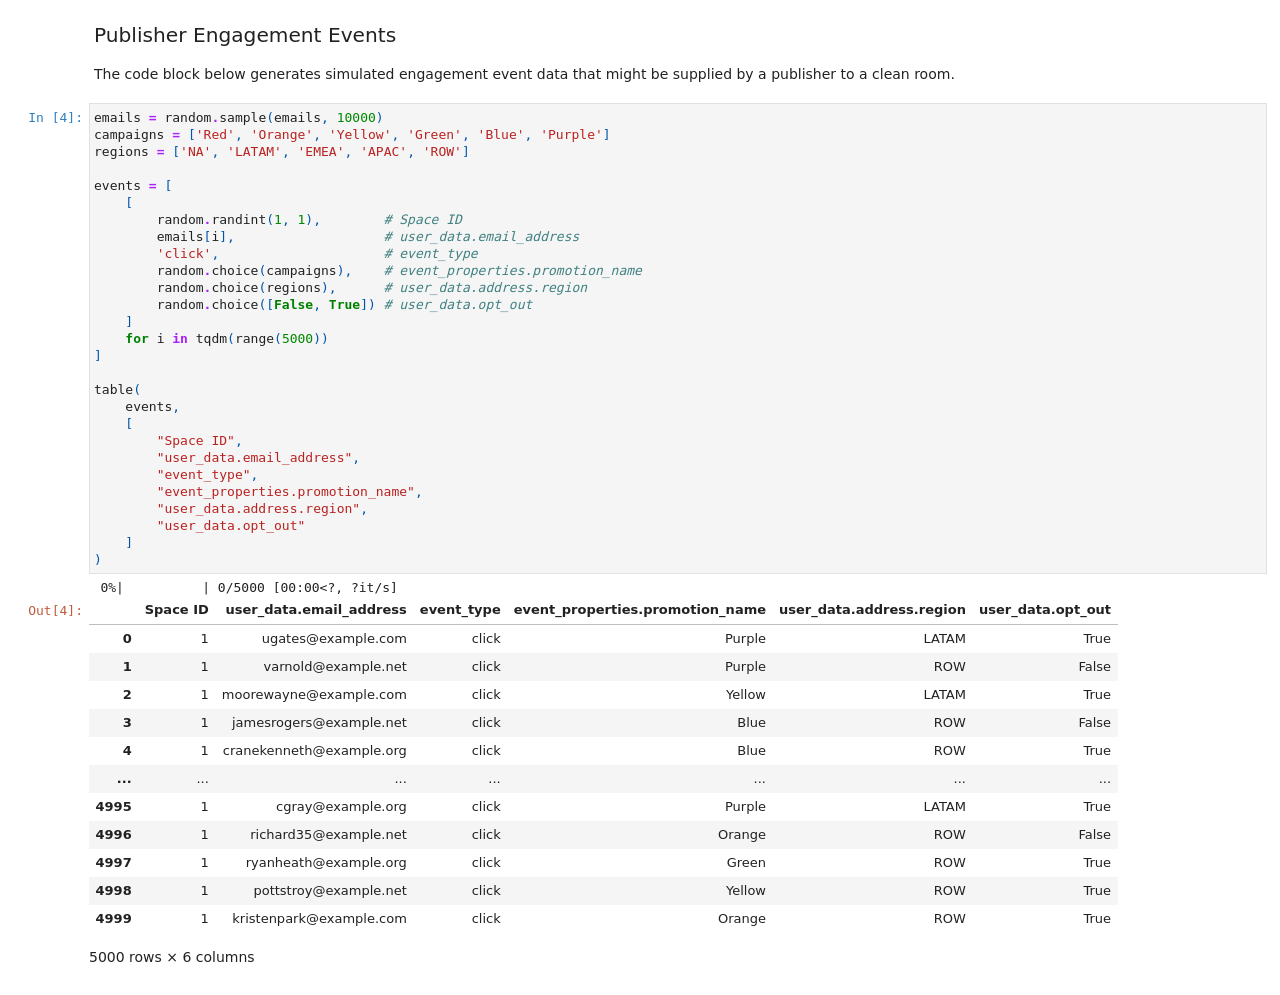
<file: notebook/k-anonymity.html>
<html>
  <head>
    <style type="text/css">
      pre {
        line-height: 125%;
      }
      td.linenos .normal {
        color: inherit;
        background-color: transparent;
        padding-left: 5px;
        padding-right: 5px;
      }
      span.linenos {
        color: inherit;
        background-color: transparent;
        padding-left: 5px;
        padding-right: 5px;
      }
      td.linenos .special {
        color: #000000;
        background-color: #ffffc0;
        padding-left: 5px;
        padding-right: 5px;
      }
      span.linenos.special {
        color: #000000;
        background-color: #ffffc0;
        padding-left: 5px;
        padding-right: 5px;
      }
      .highlight .hll {
        background-color: var(--jp-cell-editor-active-background);
      }
      .highlight {
        background: var(--jp-cell-editor-background);
        color: var(--jp-mirror-editor-variable-color);
      }
      .highlight .c {
        color: var(--jp-mirror-editor-comment-color);
        font-style: italic;
      } /* Comment */
      .highlight .err {
        color: var(--jp-mirror-editor-error-color);
      } /* Error */
      .highlight .k {
        color: var(--jp-mirror-editor-keyword-color);
        font-weight: bold;
      } /* Keyword */
      .highlight .o {
        color: var(--jp-mirror-editor-operator-color);
        font-weight: bold;
      } /* Operator */
      .highlight .p {
        color: var(--jp-mirror-editor-punctuation-color);
      } /* Punctuation */
      .highlight .ch {
        color: var(--jp-mirror-editor-comment-color);
        font-style: italic;
      } /* Comment.Hashbang */
      .highlight .cm {
        color: var(--jp-mirror-editor-comment-color);
        font-style: italic;
      } /* Comment.Multiline */
      .highlight .cp {
        color: var(--jp-mirror-editor-comment-color);
        font-style: italic;
      } /* Comment.Preproc */
      .highlight .cpf {
        color: var(--jp-mirror-editor-comment-color);
        font-style: italic;
      } /* Comment.PreprocFile */
      .highlight .c1 {
        color: var(--jp-mirror-editor-comment-color);
        font-style: italic;
      } /* Comment.Single */
      .highlight .cs {
        color: var(--jp-mirror-editor-comment-color);
        font-style: italic;
      } /* Comment.Special */
      .highlight .kc {
        color: var(--jp-mirror-editor-keyword-color);
        font-weight: bold;
      } /* Keyword.Constant */
      .highlight .kd {
        color: var(--jp-mirror-editor-keyword-color);
        font-weight: bold;
      } /* Keyword.Declaration */
      .highlight .kn {
        color: var(--jp-mirror-editor-keyword-color);
        font-weight: bold;
      } /* Keyword.Namespace */
      .highlight .kp {
        color: var(--jp-mirror-editor-keyword-color);
        font-weight: bold;
      } /* Keyword.Pseudo */
      .highlight .kr {
        color: var(--jp-mirror-editor-keyword-color);
        font-weight: bold;
      } /* Keyword.Reserved */
      .highlight .kt {
        color: var(--jp-mirror-editor-keyword-color);
        font-weight: bold;
      } /* Keyword.Type */
      .highlight .m {
        color: var(--jp-mirror-editor-number-color);
      } /* Literal.Number */
      .highlight .s {
        color: var(--jp-mirror-editor-string-color);
      } /* Literal.String */
      .highlight .ow {
        color: var(--jp-mirror-editor-operator-color);
        font-weight: bold;
      } /* Operator.Word */
      .highlight .pm {
        color: var(--jp-mirror-editor-punctuation-color);
      } /* Punctuation.Marker */
      .highlight .w {
        color: var(--jp-mirror-editor-variable-color);
      } /* Text.Whitespace */
      .highlight .mb {
        color: var(--jp-mirror-editor-number-color);
      } /* Literal.Number.Bin */
      .highlight .mf {
        color: var(--jp-mirror-editor-number-color);
      } /* Literal.Number.Float */
      .highlight .mh {
        color: var(--jp-mirror-editor-number-color);
      } /* Literal.Number.Hex */
      .highlight .mi {
        color: var(--jp-mirror-editor-number-color);
      } /* Literal.Number.Integer */
      .highlight .mo {
        color: var(--jp-mirror-editor-number-color);
      } /* Literal.Number.Oct */
      .highlight .sa {
        color: var(--jp-mirror-editor-string-color);
      } /* Literal.String.Affix */
      .highlight .sb {
        color: var(--jp-mirror-editor-string-color);
      } /* Literal.String.Backtick */
      .highlight .sc {
        color: var(--jp-mirror-editor-string-color);
      } /* Literal.String.Char */
      .highlight .dl {
        color: var(--jp-mirror-editor-string-color);
      } /* Literal.String.Delimiter */
      .highlight .sd {
        color: var(--jp-mirror-editor-string-color);
      } /* Literal.String.Doc */
      .highlight .s2 {
        color: var(--jp-mirror-editor-string-color);
      } /* Literal.String.Double */
      .highlight .se {
        color: var(--jp-mirror-editor-string-color);
      } /* Literal.String.Escape */
      .highlight .sh {
        color: var(--jp-mirror-editor-string-color);
      } /* Literal.String.Heredoc */
      .highlight .si {
        color: var(--jp-mirror-editor-string-color);
      } /* Literal.String.Interpol */
      .highlight .sx {
        color: var(--jp-mirror-editor-string-color);
      } /* Literal.String.Other */
      .highlight .sr {
        color: var(--jp-mirror-editor-string-color);
      } /* Literal.String.Regex */
      .highlight .s1 {
        color: var(--jp-mirror-editor-string-color);
      } /* Literal.String.Single */
      .highlight .ss {
        color: var(--jp-mirror-editor-string-color);
      } /* Literal.String.Symbol */
      .highlight .il {
        color: var(--jp-mirror-editor-number-color);
      } /* Literal.Number.Integer.Long */
    </style>
    <style type="text/css">
      /*-----------------------------------------------------------------------------
| Copyright (c) Jupyter Development Team.
| Distributed under the terms of the Modified BSD License.
|----------------------------------------------------------------------------*/

      /*
 * Mozilla scrollbar styling
 */

      /* use standard opaque scrollbars for most nodes */
      [data-jp-theme-scrollbars="true"] {
        scrollbar-color: rgb(var(--jp-scrollbar-thumb-color)) var(--jp-scrollbar-background-color);
      }

      /* for code nodes, use a transparent style of scrollbar. These selectors
 * will match lower in the tree, and so will override the above */
      [data-jp-theme-scrollbars="true"] .CodeMirror-hscrollbar,
      [data-jp-theme-scrollbars="true"] .CodeMirror-vscrollbar {
        scrollbar-color: rgba(var(--jp-scrollbar-thumb-color), 0.5) transparent;
      }

      /* tiny scrollbar */

      .jp-scrollbar-tiny {
        scrollbar-color: rgba(var(--jp-scrollbar-thumb-color), 0.5) transparent;
        scrollbar-width: thin;
      }

      /* tiny scrollbar */

      .jp-scrollbar-tiny::-webkit-scrollbar,
      .jp-scrollbar-tiny::-webkit-scrollbar-corner {
        background-color: transparent;
        height: 4px;
        width: 4px;
      }

      .jp-scrollbar-tiny::-webkit-scrollbar-thumb {
        background: rgba(var(--jp-scrollbar-thumb-color), 0.5);
      }

      .jp-scrollbar-tiny::-webkit-scrollbar-track:horizontal {
        border-left: 0 solid transparent;
        border-right: 0 solid transparent;
      }

      .jp-scrollbar-tiny::-webkit-scrollbar-track:vertical {
        border-top: 0 solid transparent;
        border-bottom: 0 solid transparent;
      }

      /*
 * Lumino
 */

      .lm-ScrollBar[data-orientation="horizontal"] {
        min-height: 16px;
        max-height: 16px;
        min-width: 45px;
        border-top: 1px solid #a0a0a0;
      }

      .lm-ScrollBar[data-orientation="vertical"] {
        min-width: 16px;
        max-width: 16px;
        min-height: 45px;
        border-left: 1px solid #a0a0a0;
      }

      .lm-ScrollBar-button {
        background-color: #f0f0f0;
        background-position: center center;
        min-height: 15px;
        max-height: 15px;
        min-width: 15px;
        max-width: 15px;
      }

      .lm-ScrollBar-button:hover {
        background-color: #dadada;
      }

      .lm-ScrollBar-button.lm-mod-active {
        background-color: #cdcdcd;
      }

      .lm-ScrollBar-track {
        background: #f0f0f0;
      }

      .lm-ScrollBar-thumb {
        background: #cdcdcd;
      }

      .lm-ScrollBar-thumb:hover {
        background: #bababa;
      }

      .lm-ScrollBar-thumb.lm-mod-active {
        background: #a0a0a0;
      }

      .lm-ScrollBar[data-orientation="horizontal"] .lm-ScrollBar-thumb {
        height: 100%;
        min-width: 15px;
        border-left: 1px solid #a0a0a0;
        border-right: 1px solid #a0a0a0;
      }

      .lm-ScrollBar[data-orientation="vertical"] .lm-ScrollBar-thumb {
        width: 100%;
        min-height: 15px;
        border-top: 1px solid #a0a0a0;
        border-bottom: 1px solid #a0a0a0;
      }

      .lm-ScrollBar[data-orientation="horizontal"] .lm-ScrollBar-button[data-action="decrement"] {
        background-image: var(--jp-icon-caret-left);
        background-size: 17px;
      }

      .lm-ScrollBar[data-orientation="horizontal"] .lm-ScrollBar-button[data-action="increment"] {
        background-image: var(--jp-icon-caret-right);
        background-size: 17px;
      }

      .lm-ScrollBar[data-orientation="vertical"] .lm-ScrollBar-button[data-action="decrement"] {
        background-image: var(--jp-icon-caret-up);
        background-size: 17px;
      }

      .lm-ScrollBar[data-orientation="vertical"] .lm-ScrollBar-button[data-action="increment"] {
        background-image: var(--jp-icon-caret-down);
        background-size: 17px;
      }

      /*
 * Copyright (c) Jupyter Development Team.
 * Distributed under the terms of the Modified BSD License.
 */

      /*-----------------------------------------------------------------------------
| Copyright (c) Jupyter Development Team.
| Copyright (c) 2014-2017, PhosphorJS Contributors
|
| Distributed under the terms of the BSD 3-Clause License.
|
| The full license is in the file LICENSE, distributed with this software.
|----------------------------------------------------------------------------*/

      .lm-Widget {
        box-sizing: border-box;
        position: relative;
        overflow: hidden;
      }

      .lm-Widget.lm-mod-hidden {
        display: none !important;
      }

      /*
 * Copyright (c) Jupyter Development Team.
 * Distributed under the terms of the Modified BSD License.
 */

      .lm-AccordionPanel[data-orientation="horizontal"] > .lm-AccordionPanel-title {
        /* Title is rotated for horizontal accordion panel using CSS */
        display: block;
        transform-origin: top left;
        transform: rotate(-90deg) translate(-100%);
      }

      /*
 * Copyright (c) Jupyter Development Team.
 * Distributed under the terms of the Modified BSD License.
 */

      /*-----------------------------------------------------------------------------
| Copyright (c) Jupyter Development Team.
| Copyright (c) 2014-2017, PhosphorJS Contributors
|
| Distributed under the terms of the BSD 3-Clause License.
|
| The full license is in the file LICENSE, distributed with this software.
|----------------------------------------------------------------------------*/

      .lm-CommandPalette {
        display: flex;
        flex-direction: column;
        -webkit-user-select: none;
        -moz-user-select: none;
        -ms-user-select: none;
        user-select: none;
      }

      .lm-CommandPalette-search {
        flex: 0 0 auto;
      }

      .lm-CommandPalette-content {
        flex: 1 1 auto;
        margin: 0;
        padding: 0;
        min-height: 0;
        overflow: auto;
        list-style-type: none;
      }

      .lm-CommandPalette-header {
        overflow: hidden;
        white-space: nowrap;
        text-overflow: ellipsis;
      }

      .lm-CommandPalette-item {
        display: flex;
        flex-direction: row;
      }

      .lm-CommandPalette-itemIcon {
        flex: 0 0 auto;
      }

      .lm-CommandPalette-itemContent {
        flex: 1 1 auto;
        overflow: hidden;
      }

      .lm-CommandPalette-itemShortcut {
        flex: 0 0 auto;
      }

      .lm-CommandPalette-itemLabel {
        overflow: hidden;
        white-space: nowrap;
        text-overflow: ellipsis;
      }

      .lm-close-icon {
        border: 1px solid transparent;
        background-color: transparent;
        position: absolute;
        z-index: 1;
        right: 3%;
        top: 0;
        bottom: 0;
        margin: auto;
        padding: 7px 0;
        display: none;
        vertical-align: middle;
        outline: 0;
        cursor: pointer;
      }
      .lm-close-icon:after {
        content: "X";
        display: block;
        width: 15px;
        height: 15px;
        text-align: center;
        color: #000;
        font-weight: normal;
        font-size: 12px;
        cursor: pointer;
      }

      /*
 * Copyright (c) Jupyter Development Team.
 * Distributed under the terms of the Modified BSD License.
 */

      /*-----------------------------------------------------------------------------
| Copyright (c) Jupyter Development Team.
| Copyright (c) 2014-2017, PhosphorJS Contributors
|
| Distributed under the terms of the BSD 3-Clause License.
|
| The full license is in the file LICENSE, distributed with this software.
|----------------------------------------------------------------------------*/

      .lm-DockPanel {
        z-index: 0;
      }

      .lm-DockPanel-widget {
        z-index: 0;
      }

      .lm-DockPanel-tabBar {
        z-index: 1;
      }

      .lm-DockPanel-handle {
        z-index: 2;
      }

      .lm-DockPanel-handle.lm-mod-hidden {
        display: none !important;
      }

      .lm-DockPanel-handle:after {
        position: absolute;
        top: 0;
        left: 0;
        width: 100%;
        height: 100%;
        content: "";
      }

      .lm-DockPanel-handle[data-orientation="horizontal"] {
        cursor: ew-resize;
      }

      .lm-DockPanel-handle[data-orientation="vertical"] {
        cursor: ns-resize;
      }

      .lm-DockPanel-handle[data-orientation="horizontal"]:after {
        left: 50%;
        min-width: 8px;
        transform: translateX(-50%);
      }

      .lm-DockPanel-handle[data-orientation="vertical"]:after {
        top: 50%;
        min-height: 8px;
        transform: translateY(-50%);
      }

      .lm-DockPanel-overlay {
        z-index: 3;
        box-sizing: border-box;
        pointer-events: none;
      }

      .lm-DockPanel-overlay.lm-mod-hidden {
        display: none !important;
      }

      /*
 * Copyright (c) Jupyter Development Team.
 * Distributed under the terms of the Modified BSD License.
 */

      /*-----------------------------------------------------------------------------
| Copyright (c) Jupyter Development Team.
| Copyright (c) 2014-2017, PhosphorJS Contributors
|
| Distributed under the terms of the BSD 3-Clause License.
|
| The full license is in the file LICENSE, distributed with this software.
|----------------------------------------------------------------------------*/

      .lm-Menu {
        z-index: 10000;
        position: absolute;
        white-space: nowrap;
        overflow-x: hidden;
        overflow-y: auto;
        outline: none;
        -webkit-user-select: none;
        -moz-user-select: none;
        -ms-user-select: none;
        user-select: none;
      }

      .lm-Menu-content {
        margin: 0;
        padding: 0;
        display: table;
        list-style-type: none;
      }

      .lm-Menu-item {
        display: table-row;
      }

      .lm-Menu-item.lm-mod-hidden,
      .lm-Menu-item.lm-mod-collapsed {
        display: none !important;
      }

      .lm-Menu-itemIcon,
      .lm-Menu-itemSubmenuIcon {
        display: table-cell;
        text-align: center;
      }

      .lm-Menu-itemLabel {
        display: table-cell;
        text-align: left;
      }

      .lm-Menu-itemShortcut {
        display: table-cell;
        text-align: right;
      }

      /*
 * Copyright (c) Jupyter Development Team.
 * Distributed under the terms of the Modified BSD License.
 */

      /*-----------------------------------------------------------------------------
| Copyright (c) Jupyter Development Team.
| Copyright (c) 2014-2017, PhosphorJS Contributors
|
| Distributed under the terms of the BSD 3-Clause License.
|
| The full license is in the file LICENSE, distributed with this software.
|----------------------------------------------------------------------------*/

      .lm-MenuBar {
        outline: none;
        -webkit-user-select: none;
        -moz-user-select: none;
        -ms-user-select: none;
        user-select: none;
      }

      .lm-MenuBar-content {
        margin: 0;
        padding: 0;
        display: flex;
        flex-direction: row;
        list-style-type: none;
      }

      .lm-MenuBar-item {
        box-sizing: border-box;
      }

      .lm-MenuBar-itemIcon,
      .lm-MenuBar-itemLabel {
        display: inline-block;
      }

      /*
 * Copyright (c) Jupyter Development Team.
 * Distributed under the terms of the Modified BSD License.
 */

      /*-----------------------------------------------------------------------------
| Copyright (c) Jupyter Development Team.
| Copyright (c) 2014-2017, PhosphorJS Contributors
|
| Distributed under the terms of the BSD 3-Clause License.
|
| The full license is in the file LICENSE, distributed with this software.
|----------------------------------------------------------------------------*/

      .lm-ScrollBar {
        display: flex;
        -webkit-user-select: none;
        -moz-user-select: none;
        -ms-user-select: none;
        user-select: none;
      }

      .lm-ScrollBar[data-orientation="horizontal"] {
        flex-direction: row;
      }

      .lm-ScrollBar[data-orientation="vertical"] {
        flex-direction: column;
      }

      .lm-ScrollBar-button {
        box-sizing: border-box;
        flex: 0 0 auto;
      }

      .lm-ScrollBar-track {
        box-sizing: border-box;
        position: relative;
        overflow: hidden;
        flex: 1 1 auto;
      }

      .lm-ScrollBar-thumb {
        box-sizing: border-box;
        position: absolute;
      }

      /*
 * Copyright (c) Jupyter Development Team.
 * Distributed under the terms of the Modified BSD License.
 */

      /*-----------------------------------------------------------------------------
| Copyright (c) Jupyter Development Team.
| Copyright (c) 2014-2017, PhosphorJS Contributors
|
| Distributed under the terms of the BSD 3-Clause License.
|
| The full license is in the file LICENSE, distributed with this software.
|----------------------------------------------------------------------------*/

      .lm-SplitPanel-child {
        z-index: 0;
      }

      .lm-SplitPanel-handle {
        z-index: 1;
      }

      .lm-SplitPanel-handle.lm-mod-hidden {
        display: none !important;
      }

      .lm-SplitPanel-handle:after {
        position: absolute;
        top: 0;
        left: 0;
        width: 100%;
        height: 100%;
        content: "";
      }

      .lm-SplitPanel[data-orientation="horizontal"] > .lm-SplitPanel-handle {
        cursor: ew-resize;
      }

      .lm-SplitPanel[data-orientation="vertical"] > .lm-SplitPanel-handle {
        cursor: ns-resize;
      }

      .lm-SplitPanel[data-orientation="horizontal"] > .lm-SplitPanel-handle:after {
        left: 50%;
        min-width: 8px;
        transform: translateX(-50%);
      }

      .lm-SplitPanel[data-orientation="vertical"] > .lm-SplitPanel-handle:after {
        top: 50%;
        min-height: 8px;
        transform: translateY(-50%);
      }

      /*
 * Copyright (c) Jupyter Development Team.
 * Distributed under the terms of the Modified BSD License.
 */

      /*-----------------------------------------------------------------------------
| Copyright (c) Jupyter Development Team.
| Copyright (c) 2014-2017, PhosphorJS Contributors
|
| Distributed under the terms of the BSD 3-Clause License.
|
| The full license is in the file LICENSE, distributed with this software.
|----------------------------------------------------------------------------*/

      .lm-TabBar {
        display: flex;
        -webkit-user-select: none;
        -moz-user-select: none;
        -ms-user-select: none;
        user-select: none;
      }

      .lm-TabBar[data-orientation="horizontal"] {
        flex-direction: row;
        align-items: flex-end;
      }

      .lm-TabBar[data-orientation="vertical"] {
        flex-direction: column;
        align-items: flex-end;
      }

      .lm-TabBar-content {
        margin: 0;
        padding: 0;
        display: flex;
        flex: 1 1 auto;
        list-style-type: none;
      }

      .lm-TabBar[data-orientation="horizontal"] > .lm-TabBar-content {
        flex-direction: row;
      }

      .lm-TabBar[data-orientation="vertical"] > .lm-TabBar-content {
        flex-direction: column;
      }

      .lm-TabBar-tab {
        display: flex;
        flex-direction: row;
        box-sizing: border-box;
        overflow: hidden;
        touch-action: none; /* Disable native Drag/Drop */
      }

      .lm-TabBar-tabIcon,
      .lm-TabBar-tabCloseIcon {
        flex: 0 0 auto;
      }

      .lm-TabBar-tabLabel {
        flex: 1 1 auto;
        overflow: hidden;
        white-space: nowrap;
      }

      .lm-TabBar-tabInput {
        user-select: all;
        width: 100%;
        box-sizing: border-box;
      }

      .lm-TabBar-tab.lm-mod-hidden {
        display: none !important;
      }

      .lm-TabBar-addButton.lm-mod-hidden {
        display: none !important;
      }

      .lm-TabBar.lm-mod-dragging .lm-TabBar-tab {
        position: relative;
      }

      .lm-TabBar.lm-mod-dragging[data-orientation="horizontal"] .lm-TabBar-tab {
        left: 0;
        transition: left 150ms ease;
      }

      .lm-TabBar.lm-mod-dragging[data-orientation="vertical"] .lm-TabBar-tab {
        top: 0;
        transition: top 150ms ease;
      }

      .lm-TabBar.lm-mod-dragging .lm-TabBar-tab.lm-mod-dragging {
        transition: none;
      }

      .lm-TabBar-tabLabel .lm-TabBar-tabInput {
        user-select: all;
        width: 100%;
        box-sizing: border-box;
        background: inherit;
      }

      /*
 * Copyright (c) Jupyter Development Team.
 * Distributed under the terms of the Modified BSD License.
 */

      /*-----------------------------------------------------------------------------
| Copyright (c) Jupyter Development Team.
| Copyright (c) 2014-2017, PhosphorJS Contributors
|
| Distributed under the terms of the BSD 3-Clause License.
|
| The full license is in the file LICENSE, distributed with this software.
|----------------------------------------------------------------------------*/

      .lm-TabPanel-tabBar {
        z-index: 1;
      }

      .lm-TabPanel-stackedPanel {
        z-index: 0;
      }

      /*
 * Copyright (c) Jupyter Development Team.
 * Distributed under the terms of the Modified BSD License.
 */

      /*-----------------------------------------------------------------------------
| Copyright (c) Jupyter Development Team.
| Copyright (c) 2014-2017, PhosphorJS Contributors
|
| Distributed under the terms of the BSD 3-Clause License.
|
| The full license is in the file LICENSE, distributed with this software.
|----------------------------------------------------------------------------*/

      /*-----------------------------------------------------------------------------
| Copyright (c) Jupyter Development Team.
| Distributed under the terms of the Modified BSD License.
|----------------------------------------------------------------------------*/

      .jp-Collapse {
        display: flex;
        flex-direction: column;
        align-items: stretch;
      }

      .jp-Collapse-header {
        padding: 1px 12px;
        background-color: var(--jp-layout-color1);
        border-bottom: solid var(--jp-border-width) var(--jp-border-color2);
        color: var(--jp-ui-font-color1);
        cursor: pointer;
        display: flex;
        align-items: center;
        font-size: var(--jp-ui-font-size0);
        font-weight: 600;
        text-transform: uppercase;
        user-select: none;
      }

      .jp-Collapser-icon {
        height: 16px;
      }

      .jp-Collapse-header-collapsed .jp-Collapser-icon {
        transform: rotate(-90deg);
        margin: auto 0;
      }

      .jp-Collapser-title {
        line-height: 25px;
      }

      .jp-Collapse-contents {
        padding: 0 12px;
        background-color: var(--jp-layout-color1);
        color: var(--jp-ui-font-color1);
        overflow: auto;
      }

      /*-----------------------------------------------------------------------------
| Copyright (c) Jupyter Development Team.
| Distributed under the terms of the Modified BSD License.
|----------------------------------------------------------------------------*/

      /* This file was auto-generated by ensureUiComponents() in @jupyterlab/buildutils */

      /**
 * (DEPRECATED) Support for consuming icons as CSS background images
 */

      /* Icons urls */

      :root {
        --jp-icon-add-above: url([data-uri]);
        --jp-icon-add-below: url([data-uri]);
        --jp-icon-add: url([data-uri]);
        --jp-icon-bell: url([data-uri]);
        --jp-icon-bug-dot: url([data-uri]);
        --jp-icon-bug: url([data-uri]);
        --jp-icon-build: url([data-uri]);
        --jp-icon-caret-down-empty-thin: url([data-uri]);
        --jp-icon-caret-down-empty: url([data-uri]);
        --jp-icon-caret-down: url([data-uri]);
        --jp-icon-caret-left: url([data-uri]);
        --jp-icon-caret-right: url([data-uri]);
        --jp-icon-caret-up-empty-thin: url([data-uri]);
        --jp-icon-caret-up: url([data-uri]);
        --jp-icon-case-sensitive: url([data-uri]);
        --jp-icon-check: url([data-uri]);
        --jp-icon-circle-empty: url([data-uri]);
        --jp-icon-circle: url([data-uri]);
        --jp-icon-clear: url([data-uri]);
        --jp-icon-close: url([data-uri]);
        --jp-icon-code-check: url([data-uri]);
        --jp-icon-code: url([data-uri]);
        --jp-icon-collapse-all: url([data-uri]);
        --jp-icon-console: url([data-uri]);
        --jp-icon-copy: url([data-uri]);
        --jp-icon-copyright: url([data-uri]);
        --jp-icon-cut: url([data-uri]);
        --jp-icon-delete: url([data-uri]);
        --jp-icon-download: url([data-uri]);
        --jp-icon-duplicate: url([data-uri]);
        --jp-icon-edit: url([data-uri]);
        --jp-icon-ellipses: url([data-uri]);
        --jp-icon-error: url([data-uri]);
        --jp-icon-expand-all: url([data-uri]);
        --jp-icon-extension: url([data-uri]);
        --jp-icon-fast-forward: url([data-uri]);
        --jp-icon-file-upload: url([data-uri]);
        --jp-icon-file: url([data-uri]);
        --jp-icon-filter-dot: url([data-uri]);
        --jp-icon-filter-list: url([data-uri]);
        --jp-icon-filter: url([data-uri]);
        --jp-icon-folder-favorite: url([data-uri]);
        --jp-icon-folder: url([data-uri]);
        --jp-icon-home: url([data-uri]);
        --jp-icon-html5: url([data-uri]);
        --jp-icon-image: url([data-uri]);
        --jp-icon-info: url([data-uri]);
        --jp-icon-inspector: url([data-uri]);
        --jp-icon-json: url([data-uri]);
        --jp-icon-julia: url([data-uri]);
        --jp-icon-jupyter-favicon: url([data-uri]);
        --jp-icon-jupyter: url([data-uri]);
        --jp-icon-jupyterlab-wordmark: url([data-uri]);
        --jp-icon-kernel: url([data-uri]);
        --jp-icon-keyboard: url([data-uri]);
        --jp-icon-launch: url([data-uri]);
        --jp-icon-launcher: url([data-uri]);
        --jp-icon-line-form: url([data-uri]);
        --jp-icon-link: url([data-uri]);
        --jp-icon-list: url([data-uri]);
        --jp-icon-markdown: url([data-uri]);
        --jp-icon-move-down: url([data-uri]);
        --jp-icon-move-up: url([data-uri]);
        --jp-icon-new-folder: url([data-uri]);
        --jp-icon-not-trusted: url([data-uri]);
        --jp-icon-notebook: url([data-uri]);
        --jp-icon-numbering: url([data-uri]);
        --jp-icon-offline-bolt: url([data-uri]);
        --jp-icon-palette: url([data-uri]);
        --jp-icon-paste: url([data-uri]);
        --jp-icon-pdf: url([data-uri]);
        --jp-icon-python: url([data-uri]);
        --jp-icon-r-kernel: url([data-uri]);
        --jp-icon-react: url([data-uri]);
        --jp-icon-redo: url([data-uri]);
        --jp-icon-refresh: url([data-uri]);
        --jp-icon-regex: url([data-uri]);
        --jp-icon-run: url([data-uri]);
        --jp-icon-running: url([data-uri]);
        --jp-icon-save: url([data-uri]);
        --jp-icon-search: url([data-uri]);
        --jp-icon-settings: url([data-uri]);
        --jp-icon-share: url([data-uri]);
        --jp-icon-spreadsheet: url([data-uri]);
        --jp-icon-stop: url([data-uri]);
        --jp-icon-tab: url([data-uri]);
        --jp-icon-table-rows: url([data-uri]);
        --jp-icon-tag: url([data-uri]);
        --jp-icon-terminal: url([data-uri]);
        --jp-icon-text-editor: url([data-uri]);
        --jp-icon-toc: url([data-uri]);
        --jp-icon-tree-view: url([data-uri]);
        --jp-icon-trusted: url([data-uri]);
        --jp-icon-undo: url([data-uri]);
        --jp-icon-user: url([data-uri]);
        --jp-icon-users: url([data-uri]);
        --jp-icon-vega: url([data-uri]);
        --jp-icon-word: url([data-uri]);
        --jp-icon-yaml: url([data-uri]);
      }

      /* Icon CSS class declarations */

      .jp-AddAboveIcon {
        background-image: var(--jp-icon-add-above);
      }

      .jp-AddBelowIcon {
        background-image: var(--jp-icon-add-below);
      }

      .jp-AddIcon {
        background-image: var(--jp-icon-add);
      }

      .jp-BellIcon {
        background-image: var(--jp-icon-bell);
      }

      .jp-BugDotIcon {
        background-image: var(--jp-icon-bug-dot);
      }

      .jp-BugIcon {
        background-image: var(--jp-icon-bug);
      }

      .jp-BuildIcon {
        background-image: var(--jp-icon-build);
      }

      .jp-CaretDownEmptyIcon {
        background-image: var(--jp-icon-caret-down-empty);
      }

      .jp-CaretDownEmptyThinIcon {
        background-image: var(--jp-icon-caret-down-empty-thin);
      }

      .jp-CaretDownIcon {
        background-image: var(--jp-icon-caret-down);
      }

      .jp-CaretLeftIcon {
        background-image: var(--jp-icon-caret-left);
      }

      .jp-CaretRightIcon {
        background-image: var(--jp-icon-caret-right);
      }

      .jp-CaretUpEmptyThinIcon {
        background-image: var(--jp-icon-caret-up-empty-thin);
      }

      .jp-CaretUpIcon {
        background-image: var(--jp-icon-caret-up);
      }

      .jp-CaseSensitiveIcon {
        background-image: var(--jp-icon-case-sensitive);
      }

      .jp-CheckIcon {
        background-image: var(--jp-icon-check);
      }

      .jp-CircleEmptyIcon {
        background-image: var(--jp-icon-circle-empty);
      }

      .jp-CircleIcon {
        background-image: var(--jp-icon-circle);
      }

      .jp-ClearIcon {
        background-image: var(--jp-icon-clear);
      }

      .jp-CloseIcon {
        background-image: var(--jp-icon-close);
      }

      .jp-CodeCheckIcon {
        background-image: var(--jp-icon-code-check);
      }

      .jp-CodeIcon {
        background-image: var(--jp-icon-code);
      }

      .jp-CollapseAllIcon {
        background-image: var(--jp-icon-collapse-all);
      }

      .jp-ConsoleIcon {
        background-image: var(--jp-icon-console);
      }

      .jp-CopyIcon {
        background-image: var(--jp-icon-copy);
      }

      .jp-CopyrightIcon {
        background-image: var(--jp-icon-copyright);
      }

      .jp-CutIcon {
        background-image: var(--jp-icon-cut);
      }

      .jp-DeleteIcon {
        background-image: var(--jp-icon-delete);
      }

      .jp-DownloadIcon {
        background-image: var(--jp-icon-download);
      }

      .jp-DuplicateIcon {
        background-image: var(--jp-icon-duplicate);
      }

      .jp-EditIcon {
        background-image: var(--jp-icon-edit);
      }

      .jp-EllipsesIcon {
        background-image: var(--jp-icon-ellipses);
      }

      .jp-ErrorIcon {
        background-image: var(--jp-icon-error);
      }

      .jp-ExpandAllIcon {
        background-image: var(--jp-icon-expand-all);
      }

      .jp-ExtensionIcon {
        background-image: var(--jp-icon-extension);
      }

      .jp-FastForwardIcon {
        background-image: var(--jp-icon-fast-forward);
      }

      .jp-FileIcon {
        background-image: var(--jp-icon-file);
      }

      .jp-FileUploadIcon {
        background-image: var(--jp-icon-file-upload);
      }

      .jp-FilterDotIcon {
        background-image: var(--jp-icon-filter-dot);
      }

      .jp-FilterIcon {
        background-image: var(--jp-icon-filter);
      }

      .jp-FilterListIcon {
        background-image: var(--jp-icon-filter-list);
      }

      .jp-FolderFavoriteIcon {
        background-image: var(--jp-icon-folder-favorite);
      }

      .jp-FolderIcon {
        background-image: var(--jp-icon-folder);
      }

      .jp-HomeIcon {
        background-image: var(--jp-icon-home);
      }

      .jp-Html5Icon {
        background-image: var(--jp-icon-html5);
      }

      .jp-ImageIcon {
        background-image: var(--jp-icon-image);
      }

      .jp-InfoIcon {
        background-image: var(--jp-icon-info);
      }

      .jp-InspectorIcon {
        background-image: var(--jp-icon-inspector);
      }

      .jp-JsonIcon {
        background-image: var(--jp-icon-json);
      }

      .jp-JuliaIcon {
        background-image: var(--jp-icon-julia);
      }

      .jp-JupyterFaviconIcon {
        background-image: var(--jp-icon-jupyter-favicon);
      }

      .jp-JupyterIcon {
        background-image: var(--jp-icon-jupyter);
      }

      .jp-JupyterlabWordmarkIcon {
        background-image: var(--jp-icon-jupyterlab-wordmark);
      }

      .jp-KernelIcon {
        background-image: var(--jp-icon-kernel);
      }

      .jp-KeyboardIcon {
        background-image: var(--jp-icon-keyboard);
      }

      .jp-LaunchIcon {
        background-image: var(--jp-icon-launch);
      }

      .jp-LauncherIcon {
        background-image: var(--jp-icon-launcher);
      }

      .jp-LineFormIcon {
        background-image: var(--jp-icon-line-form);
      }

      .jp-LinkIcon {
        background-image: var(--jp-icon-link);
      }

      .jp-ListIcon {
        background-image: var(--jp-icon-list);
      }

      .jp-MarkdownIcon {
        background-image: var(--jp-icon-markdown);
      }

      .jp-MoveDownIcon {
        background-image: var(--jp-icon-move-down);
      }

      .jp-MoveUpIcon {
        background-image: var(--jp-icon-move-up);
      }

      .jp-NewFolderIcon {
        background-image: var(--jp-icon-new-folder);
      }

      .jp-NotTrustedIcon {
        background-image: var(--jp-icon-not-trusted);
      }

      .jp-NotebookIcon {
        background-image: var(--jp-icon-notebook);
      }

      .jp-NumberingIcon {
        background-image: var(--jp-icon-numbering);
      }

      .jp-OfflineBoltIcon {
        background-image: var(--jp-icon-offline-bolt);
      }

      .jp-PaletteIcon {
        background-image: var(--jp-icon-palette);
      }

      .jp-PasteIcon {
        background-image: var(--jp-icon-paste);
      }

      .jp-PdfIcon {
        background-image: var(--jp-icon-pdf);
      }

      .jp-PythonIcon {
        background-image: var(--jp-icon-python);
      }

      .jp-RKernelIcon {
        background-image: var(--jp-icon-r-kernel);
      }

      .jp-ReactIcon {
        background-image: var(--jp-icon-react);
      }

      .jp-RedoIcon {
        background-image: var(--jp-icon-redo);
      }

      .jp-RefreshIcon {
        background-image: var(--jp-icon-refresh);
      }

      .jp-RegexIcon {
        background-image: var(--jp-icon-regex);
      }

      .jp-RunIcon {
        background-image: var(--jp-icon-run);
      }

      .jp-RunningIcon {
        background-image: var(--jp-icon-running);
      }

      .jp-SaveIcon {
        background-image: var(--jp-icon-save);
      }

      .jp-SearchIcon {
        background-image: var(--jp-icon-search);
      }

      .jp-SettingsIcon {
        background-image: var(--jp-icon-settings);
      }

      .jp-ShareIcon {
        background-image: var(--jp-icon-share);
      }

      .jp-SpreadsheetIcon {
        background-image: var(--jp-icon-spreadsheet);
      }

      .jp-StopIcon {
        background-image: var(--jp-icon-stop);
      }

      .jp-TabIcon {
        background-image: var(--jp-icon-tab);
      }

      .jp-TableRowsIcon {
        background-image: var(--jp-icon-table-rows);
      }

      .jp-TagIcon {
        background-image: var(--jp-icon-tag);
      }

      .jp-TerminalIcon {
        background-image: var(--jp-icon-terminal);
      }

      .jp-TextEditorIcon {
        background-image: var(--jp-icon-text-editor);
      }

      .jp-TocIcon {
        background-image: var(--jp-icon-toc);
      }

      .jp-TreeViewIcon {
        background-image: var(--jp-icon-tree-view);
      }

      .jp-TrustedIcon {
        background-image: var(--jp-icon-trusted);
      }

      .jp-UndoIcon {
        background-image: var(--jp-icon-undo);
      }

      .jp-UserIcon {
        background-image: var(--jp-icon-user);
      }

      .jp-UsersIcon {
        background-image: var(--jp-icon-users);
      }

      .jp-VegaIcon {
        background-image: var(--jp-icon-vega);
      }

      .jp-WordIcon {
        background-image: var(--jp-icon-word);
      }

      .jp-YamlIcon {
        background-image: var(--jp-icon-yaml);
      }

      /*-----------------------------------------------------------------------------
| Copyright (c) Jupyter Development Team.
| Distributed under the terms of the Modified BSD License.
|----------------------------------------------------------------------------*/

      /**
 * (DEPRECATED) Support for consuming icons as CSS background images
 */

      .jp-Icon,
      .jp-MaterialIcon {
        background-position: center;
        background-repeat: no-repeat;
        background-size: 16px;
        min-width: 16px;
        min-height: 16px;
      }

      .jp-Icon-cover {
        background-position: center;
        background-repeat: no-repeat;
        background-size: cover;
      }

      /**
 * (DEPRECATED) Support for specific CSS icon sizes
 */

      .jp-Icon-16 {
        background-size: 16px;
        min-width: 16px;
        min-height: 16px;
      }

      .jp-Icon-18 {
        background-size: 18px;
        min-width: 18px;
        min-height: 18px;
      }

      .jp-Icon-20 {
        background-size: 20px;
        min-width: 20px;
        min-height: 20px;
      }

      /*-----------------------------------------------------------------------------
| Copyright (c) Jupyter Development Team.
| Distributed under the terms of the Modified BSD License.
|----------------------------------------------------------------------------*/

      .lm-TabBar .lm-TabBar-addButton {
        align-items: center;
        display: flex;
        padding: 4px;
        padding-bottom: 5px;
        margin-right: 1px;
        background-color: var(--jp-layout-color2);
      }

      .lm-TabBar .lm-TabBar-addButton:hover {
        background-color: var(--jp-layout-color1);
      }

      .lm-DockPanel-tabBar .lm-TabBar-tab {
        width: var(--jp-private-horizontal-tab-width);
      }

      .lm-DockPanel-tabBar .lm-TabBar-content {
        flex: unset;
      }

      .lm-DockPanel-tabBar[data-orientation="horizontal"] {
        flex: 1 1 auto;
      }

      /*-----------------------------------------------------------------------------
| Copyright (c) Jupyter Development Team.
| Distributed under the terms of the Modified BSD License.
|----------------------------------------------------------------------------*/

      /**
 * Support for icons as inline SVG HTMLElements
 */

      /* recolor the primary elements of an icon */
      .jp-icon0[fill] {
        fill: var(--jp-inverse-layout-color0);
      }

      .jp-icon1[fill] {
        fill: var(--jp-inverse-layout-color1);
      }

      .jp-icon2[fill] {
        fill: var(--jp-inverse-layout-color2);
      }

      .jp-icon3[fill] {
        fill: var(--jp-inverse-layout-color3);
      }

      .jp-icon4[fill] {
        fill: var(--jp-inverse-layout-color4);
      }

      .jp-icon0[stroke] {
        stroke: var(--jp-inverse-layout-color0);
      }

      .jp-icon1[stroke] {
        stroke: var(--jp-inverse-layout-color1);
      }

      .jp-icon2[stroke] {
        stroke: var(--jp-inverse-layout-color2);
      }

      .jp-icon3[stroke] {
        stroke: var(--jp-inverse-layout-color3);
      }

      .jp-icon4[stroke] {
        stroke: var(--jp-inverse-layout-color4);
      }

      /* recolor the accent elements of an icon */
      .jp-icon-accent0[fill] {
        fill: var(--jp-layout-color0);
      }

      .jp-icon-accent1[fill] {
        fill: var(--jp-layout-color1);
      }

      .jp-icon-accent2[fill] {
        fill: var(--jp-layout-color2);
      }

      .jp-icon-accent3[fill] {
        fill: var(--jp-layout-color3);
      }

      .jp-icon-accent4[fill] {
        fill: var(--jp-layout-color4);
      }

      .jp-icon-accent0[stroke] {
        stroke: var(--jp-layout-color0);
      }

      .jp-icon-accent1[stroke] {
        stroke: var(--jp-layout-color1);
      }

      .jp-icon-accent2[stroke] {
        stroke: var(--jp-layout-color2);
      }

      .jp-icon-accent3[stroke] {
        stroke: var(--jp-layout-color3);
      }

      .jp-icon-accent4[stroke] {
        stroke: var(--jp-layout-color4);
      }

      /* set the color of an icon to transparent */
      .jp-icon-none[fill] {
        fill: none;
      }

      .jp-icon-none[stroke] {
        stroke: none;
      }

      /* brand icon colors. Same for light and dark */
      .jp-icon-brand0[fill] {
        fill: var(--jp-brand-color0);
      }

      .jp-icon-brand1[fill] {
        fill: var(--jp-brand-color1);
      }

      .jp-icon-brand2[fill] {
        fill: var(--jp-brand-color2);
      }

      .jp-icon-brand3[fill] {
        fill: var(--jp-brand-color3);
      }

      .jp-icon-brand4[fill] {
        fill: var(--jp-brand-color4);
      }

      .jp-icon-brand0[stroke] {
        stroke: var(--jp-brand-color0);
      }

      .jp-icon-brand1[stroke] {
        stroke: var(--jp-brand-color1);
      }

      .jp-icon-brand2[stroke] {
        stroke: var(--jp-brand-color2);
      }

      .jp-icon-brand3[stroke] {
        stroke: var(--jp-brand-color3);
      }

      .jp-icon-brand4[stroke] {
        stroke: var(--jp-brand-color4);
      }

      /* warn icon colors. Same for light and dark */
      .jp-icon-warn0[fill] {
        fill: var(--jp-warn-color0);
      }

      .jp-icon-warn1[fill] {
        fill: var(--jp-warn-color1);
      }

      .jp-icon-warn2[fill] {
        fill: var(--jp-warn-color2);
      }

      .jp-icon-warn3[fill] {
        fill: var(--jp-warn-color3);
      }

      .jp-icon-warn0[stroke] {
        stroke: var(--jp-warn-color0);
      }

      .jp-icon-warn1[stroke] {
        stroke: var(--jp-warn-color1);
      }

      .jp-icon-warn2[stroke] {
        stroke: var(--jp-warn-color2);
      }

      .jp-icon-warn3[stroke] {
        stroke: var(--jp-warn-color3);
      }

      /* icon colors that contrast well with each other and most backgrounds */
      .jp-icon-contrast0[fill] {
        fill: var(--jp-icon-contrast-color0);
      }

      .jp-icon-contrast1[fill] {
        fill: var(--jp-icon-contrast-color1);
      }

      .jp-icon-contrast2[fill] {
        fill: var(--jp-icon-contrast-color2);
      }

      .jp-icon-contrast3[fill] {
        fill: var(--jp-icon-contrast-color3);
      }

      .jp-icon-contrast0[stroke] {
        stroke: var(--jp-icon-contrast-color0);
      }

      .jp-icon-contrast1[stroke] {
        stroke: var(--jp-icon-contrast-color1);
      }

      .jp-icon-contrast2[stroke] {
        stroke: var(--jp-icon-contrast-color2);
      }

      .jp-icon-contrast3[stroke] {
        stroke: var(--jp-icon-contrast-color3);
      }

      .jp-icon-dot[fill] {
        fill: var(--jp-warn-color0);
      }

      .jp-jupyter-icon-color[fill] {
        fill: var(--jp-jupyter-icon-color, var(--jp-warn-color0));
      }

      .jp-notebook-icon-color[fill] {
        fill: var(--jp-notebook-icon-color, var(--jp-warn-color0));
      }

      .jp-json-icon-color[fill] {
        fill: var(--jp-json-icon-color, var(--jp-warn-color1));
      }

      .jp-console-icon-color[fill] {
        fill: var(--jp-console-icon-color, white);
      }

      .jp-console-icon-background-color[fill] {
        fill: var(--jp-console-icon-background-color, var(--jp-brand-color1));
      }

      .jp-terminal-icon-color[fill] {
        fill: var(--jp-terminal-icon-color, var(--jp-layout-color2));
      }

      .jp-terminal-icon-background-color[fill] {
        fill: var(--jp-terminal-icon-background-color, var(--jp-inverse-layout-color2));
      }

      .jp-text-editor-icon-color[fill] {
        fill: var(--jp-text-editor-icon-color, var(--jp-inverse-layout-color3));
      }

      .jp-inspector-icon-color[fill] {
        fill: var(--jp-inspector-icon-color, var(--jp-inverse-layout-color3));
      }

      /* CSS for icons in selected filebrowser listing items */
      .jp-DirListing-item.jp-mod-selected .jp-icon-selectable[fill] {
        fill: #fff;
      }

      .jp-DirListing-item.jp-mod-selected .jp-icon-selectable-inverse[fill] {
        fill: var(--jp-brand-color1);
      }

      /* stylelint-disable selector-max-class, selector-max-compound-selectors */

      /**
* TODO: come up with non css-hack solution for showing the busy icon on top
*  of the close icon
* CSS for complex behavior of close icon of tabs in the main area tabbar
*/
      .lm-DockPanel-tabBar .lm-TabBar-tab.lm-mod-closable.jp-mod-dirty > .lm-TabBar-tabCloseIcon > :not(:hover) > .jp-icon3[fill] {
        fill: none;
      }

      .lm-DockPanel-tabBar .lm-TabBar-tab.lm-mod-closable.jp-mod-dirty > .lm-TabBar-tabCloseIcon > :not(:hover) > .jp-icon-busy[fill] {
        fill: var(--jp-inverse-layout-color3);
      }

      /* stylelint-enable selector-max-class, selector-max-compound-selectors */

      /* CSS for icons in status bar */
      #jp-main-statusbar .jp-mod-selected .jp-icon-selectable[fill] {
        fill: #fff;
      }

      #jp-main-statusbar .jp-mod-selected .jp-icon-selectable-inverse[fill] {
        fill: var(--jp-brand-color1);
      }

      /* special handling for splash icon CSS. While the theme CSS reloads during
   splash, the splash icon can loose theming. To prevent that, we set a
   default for its color variable */
      :root {
        --jp-warn-color0: var(--md-orange-700);
      }

      /* not sure what to do with this one, used in filebrowser listing */
      .jp-DragIcon {
        margin-right: 4px;
      }

      /*-----------------------------------------------------------------------------
| Copyright (c) Jupyter Development Team.
| Distributed under the terms of the Modified BSD License.
|----------------------------------------------------------------------------*/

      /**
 * Support for alt colors for icons as inline SVG HTMLElements
 */

      /* alt recolor the primary elements of an icon */
      .jp-icon-alt .jp-icon0[fill] {
        fill: var(--jp-layout-color0);
      }

      .jp-icon-alt .jp-icon1[fill] {
        fill: var(--jp-layout-color1);
      }

      .jp-icon-alt .jp-icon2[fill] {
        fill: var(--jp-layout-color2);
      }

      .jp-icon-alt .jp-icon3[fill] {
        fill: var(--jp-layout-color3);
      }

      .jp-icon-alt .jp-icon4[fill] {
        fill: var(--jp-layout-color4);
      }

      .jp-icon-alt .jp-icon0[stroke] {
        stroke: var(--jp-layout-color0);
      }

      .jp-icon-alt .jp-icon1[stroke] {
        stroke: var(--jp-layout-color1);
      }

      .jp-icon-alt .jp-icon2[stroke] {
        stroke: var(--jp-layout-color2);
      }

      .jp-icon-alt .jp-icon3[stroke] {
        stroke: var(--jp-layout-color3);
      }

      .jp-icon-alt .jp-icon4[stroke] {
        stroke: var(--jp-layout-color4);
      }

      /* alt recolor the accent elements of an icon */
      .jp-icon-alt .jp-icon-accent0[fill] {
        fill: var(--jp-inverse-layout-color0);
      }

      .jp-icon-alt .jp-icon-accent1[fill] {
        fill: var(--jp-inverse-layout-color1);
      }

      .jp-icon-alt .jp-icon-accent2[fill] {
        fill: var(--jp-inverse-layout-color2);
      }

      .jp-icon-alt .jp-icon-accent3[fill] {
        fill: var(--jp-inverse-layout-color3);
      }

      .jp-icon-alt .jp-icon-accent4[fill] {
        fill: var(--jp-inverse-layout-color4);
      }

      .jp-icon-alt .jp-icon-accent0[stroke] {
        stroke: var(--jp-inverse-layout-color0);
      }

      .jp-icon-alt .jp-icon-accent1[stroke] {
        stroke: var(--jp-inverse-layout-color1);
      }

      .jp-icon-alt .jp-icon-accent2[stroke] {
        stroke: var(--jp-inverse-layout-color2);
      }

      .jp-icon-alt .jp-icon-accent3[stroke] {
        stroke: var(--jp-inverse-layout-color3);
      }

      .jp-icon-alt .jp-icon-accent4[stroke] {
        stroke: var(--jp-inverse-layout-color4);
      }

      /*-----------------------------------------------------------------------------
| Copyright (c) Jupyter Development Team.
| Distributed under the terms of the Modified BSD License.
|----------------------------------------------------------------------------*/

      .jp-icon-hoverShow:not(:hover) .jp-icon-hoverShow-content {
        display: none !important;
      }

      /**
 * Support for hover colors for icons as inline SVG HTMLElements
 */

      /**
 * regular colors
 */

      /* recolor the primary elements of an icon */
      .jp-icon-hover :hover .jp-icon0-hover[fill] {
        fill: var(--jp-inverse-layout-color0);
      }

      .jp-icon-hover :hover .jp-icon1-hover[fill] {
        fill: var(--jp-inverse-layout-color1);
      }

      .jp-icon-hover :hover .jp-icon2-hover[fill] {
        fill: var(--jp-inverse-layout-color2);
      }

      .jp-icon-hover :hover .jp-icon3-hover[fill] {
        fill: var(--jp-inverse-layout-color3);
      }

      .jp-icon-hover :hover .jp-icon4-hover[fill] {
        fill: var(--jp-inverse-layout-color4);
      }

      .jp-icon-hover :hover .jp-icon0-hover[stroke] {
        stroke: var(--jp-inverse-layout-color0);
      }

      .jp-icon-hover :hover .jp-icon1-hover[stroke] {
        stroke: var(--jp-inverse-layout-color1);
      }

      .jp-icon-hover :hover .jp-icon2-hover[stroke] {
        stroke: var(--jp-inverse-layout-color2);
      }

      .jp-icon-hover :hover .jp-icon3-hover[stroke] {
        stroke: var(--jp-inverse-layout-color3);
      }

      .jp-icon-hover :hover .jp-icon4-hover[stroke] {
        stroke: var(--jp-inverse-layout-color4);
      }

      /* recolor the accent elements of an icon */
      .jp-icon-hover :hover .jp-icon-accent0-hover[fill] {
        fill: var(--jp-layout-color0);
      }

      .jp-icon-hover :hover .jp-icon-accent1-hover[fill] {
        fill: var(--jp-layout-color1);
      }

      .jp-icon-hover :hover .jp-icon-accent2-hover[fill] {
        fill: var(--jp-layout-color2);
      }

      .jp-icon-hover :hover .jp-icon-accent3-hover[fill] {
        fill: var(--jp-layout-color3);
      }

      .jp-icon-hover :hover .jp-icon-accent4-hover[fill] {
        fill: var(--jp-layout-color4);
      }

      .jp-icon-hover :hover .jp-icon-accent0-hover[stroke] {
        stroke: var(--jp-layout-color0);
      }

      .jp-icon-hover :hover .jp-icon-accent1-hover[stroke] {
        stroke: var(--jp-layout-color1);
      }

      .jp-icon-hover :hover .jp-icon-accent2-hover[stroke] {
        stroke: var(--jp-layout-color2);
      }

      .jp-icon-hover :hover .jp-icon-accent3-hover[stroke] {
        stroke: var(--jp-layout-color3);
      }

      .jp-icon-hover :hover .jp-icon-accent4-hover[stroke] {
        stroke: var(--jp-layout-color4);
      }

      /* set the color of an icon to transparent */
      .jp-icon-hover :hover .jp-icon-none-hover[fill] {
        fill: none;
      }

      .jp-icon-hover :hover .jp-icon-none-hover[stroke] {
        stroke: none;
      }

      /**
 * inverse colors
 */

      /* inverse recolor the primary elements of an icon */
      .jp-icon-hover.jp-icon-alt :hover .jp-icon0-hover[fill] {
        fill: var(--jp-layout-color0);
      }

      .jp-icon-hover.jp-icon-alt :hover .jp-icon1-hover[fill] {
        fill: var(--jp-layout-color1);
      }

      .jp-icon-hover.jp-icon-alt :hover .jp-icon2-hover[fill] {
        fill: var(--jp-layout-color2);
      }

      .jp-icon-hover.jp-icon-alt :hover .jp-icon3-hover[fill] {
        fill: var(--jp-layout-color3);
      }

      .jp-icon-hover.jp-icon-alt :hover .jp-icon4-hover[fill] {
        fill: var(--jp-layout-color4);
      }

      .jp-icon-hover.jp-icon-alt :hover .jp-icon0-hover[stroke] {
        stroke: var(--jp-layout-color0);
      }

      .jp-icon-hover.jp-icon-alt :hover .jp-icon1-hover[stroke] {
        stroke: var(--jp-layout-color1);
      }

      .jp-icon-hover.jp-icon-alt :hover .jp-icon2-hover[stroke] {
        stroke: var(--jp-layout-color2);
      }

      .jp-icon-hover.jp-icon-alt :hover .jp-icon3-hover[stroke] {
        stroke: var(--jp-layout-color3);
      }

      .jp-icon-hover.jp-icon-alt :hover .jp-icon4-hover[stroke] {
        stroke: var(--jp-layout-color4);
      }

      /* inverse recolor the accent elements of an icon */
      .jp-icon-hover.jp-icon-alt :hover .jp-icon-accent0-hover[fill] {
        fill: var(--jp-inverse-layout-color0);
      }

      .jp-icon-hover.jp-icon-alt :hover .jp-icon-accent1-hover[fill] {
        fill: var(--jp-inverse-layout-color1);
      }

      .jp-icon-hover.jp-icon-alt :hover .jp-icon-accent2-hover[fill] {
        fill: var(--jp-inverse-layout-color2);
      }

      .jp-icon-hover.jp-icon-alt :hover .jp-icon-accent3-hover[fill] {
        fill: var(--jp-inverse-layout-color3);
      }

      .jp-icon-hover.jp-icon-alt :hover .jp-icon-accent4-hover[fill] {
        fill: var(--jp-inverse-layout-color4);
      }

      .jp-icon-hover.jp-icon-alt :hover .jp-icon-accent0-hover[stroke] {
        stroke: var(--jp-inverse-layout-color0);
      }

      .jp-icon-hover.jp-icon-alt :hover .jp-icon-accent1-hover[stroke] {
        stroke: var(--jp-inverse-layout-color1);
      }

      .jp-icon-hover.jp-icon-alt :hover .jp-icon-accent2-hover[stroke] {
        stroke: var(--jp-inverse-layout-color2);
      }

      .jp-icon-hover.jp-icon-alt :hover .jp-icon-accent3-hover[stroke] {
        stroke: var(--jp-inverse-layout-color3);
      }

      .jp-icon-hover.jp-icon-alt :hover .jp-icon-accent4-hover[stroke] {
        stroke: var(--jp-inverse-layout-color4);
      }

      /*-----------------------------------------------------------------------------
| Copyright (c) Jupyter Development Team.
| Distributed under the terms of the Modified BSD License.
|----------------------------------------------------------------------------*/

      .jp-IFrame {
        width: 100%;
        height: 100%;
      }

      .jp-IFrame > iframe {
        border: none;
      }

      /*
When drag events occur, `lm-mod-override-cursor` is added to the body.
Because iframes steal all cursor events, the following two rules are necessary
to suppress pointer events while resize drags are occurring. There may be a
better solution to this problem.
*/
      body.lm-mod-override-cursor .jp-IFrame {
        position: relative;
      }

      body.lm-mod-override-cursor .jp-IFrame::before {
        content: "";
        position: absolute;
        top: 0;
        left: 0;
        right: 0;
        bottom: 0;
        background: transparent;
      }

      /*-----------------------------------------------------------------------------
| Copyright (c) 2014-2016, Jupyter Development Team.
|
| Distributed under the terms of the Modified BSD License.
|----------------------------------------------------------------------------*/

      .jp-HoverBox {
        position: fixed;
      }

      /*-----------------------------------------------------------------------------
| Copyright (c) Jupyter Development Team.
| Distributed under the terms of the Modified BSD License.
|----------------------------------------------------------------------------*/

      .jp-FormGroup-content fieldset {
        border: none;
        padding: 0;
        min-width: 0;
        width: 100%;
      }

      /* stylelint-disable selector-max-type */

      .jp-FormGroup-content fieldset .jp-inputFieldWrapper input,
      .jp-FormGroup-content fieldset .jp-inputFieldWrapper select,
      .jp-FormGroup-content fieldset .jp-inputFieldWrapper textarea {
        font-size: var(--jp-content-font-size2);
        border-color: var(--jp-input-border-color);
        border-style: solid;
        border-radius: var(--jp-border-radius);
        border-width: 1px;
        padding: 6px 8px;
        background: none;
        color: var(--jp-ui-font-color0);
        height: inherit;
      }

      .jp-FormGroup-content fieldset input[type="checkbox"] {
        position: relative;
        top: 2px;
        margin-left: 0;
      }

      .jp-FormGroup-content button.jp-mod-styled {
        cursor: pointer;
      }

      .jp-FormGroup-content .checkbox label {
        cursor: pointer;
        font-size: var(--jp-content-font-size1);
      }

      .jp-FormGroup-content .jp-root > fieldset > legend {
        display: none;
      }

      .jp-FormGroup-content .jp-root > fieldset > p {
        display: none;
      }

      /** copy of `input.jp-mod-styled:focus` style */
      .jp-FormGroup-content fieldset input:focus,
      .jp-FormGroup-content fieldset select:focus {
        -moz-outline-radius: unset;
        outline: var(--jp-border-width) solid var(--md-blue-500);
        outline-offset: -1px;
        box-shadow: inset 0 0 4px var(--md-blue-300);
      }

      .jp-FormGroup-content fieldset input:hover:not(:focus),
      .jp-FormGroup-content fieldset select:hover:not(:focus) {
        background-color: var(--jp-border-color2);
      }

      /* stylelint-enable selector-max-type */

      .jp-FormGroup-content .checkbox .field-description {
        /* Disable default description field for checkbox:
   because other widgets do not have description fields,
   we add descriptions to each widget on the field level.
  */
        display: none;
      }

      .jp-FormGroup-content #root__description {
        display: none;
      }

      .jp-FormGroup-content .jp-modifiedIndicator {
        width: 5px;
        background-color: var(--jp-brand-color2);
        margin-top: 0;
        margin-left: calc(var(--jp-private-settingeditor-modifier-indent) * -1);
        flex-shrink: 0;
      }

      .jp-FormGroup-content .jp-modifiedIndicator.jp-errorIndicator {
        background-color: var(--jp-error-color0);
        margin-right: 0.5em;
      }

      /* RJSF ARRAY style */

      .jp-arrayFieldWrapper legend {
        font-size: var(--jp-content-font-size2);
        color: var(--jp-ui-font-color0);
        flex-basis: 100%;
        padding: 4px 0;
        font-weight: var(--jp-content-heading-font-weight);
        border-bottom: 1px solid var(--jp-border-color2);
      }

      .jp-arrayFieldWrapper .field-description {
        padding: 4px 0;
        white-space: pre-wrap;
      }

      .jp-arrayFieldWrapper .array-item {
        width: 100%;
        border: 1px solid var(--jp-border-color2);
        border-radius: 4px;
        margin: 4px;
      }

      .jp-ArrayOperations {
        display: flex;
        margin-left: 8px;
      }

      .jp-ArrayOperationsButton {
        margin: 2px;
      }

      .jp-ArrayOperationsButton .jp-icon3[fill] {
        fill: var(--jp-ui-font-color0);
      }

      button.jp-ArrayOperationsButton.jp-mod-styled:disabled {
        cursor: not-allowed;
        opacity: 0.5;
      }

      /* RJSF form validation error */

      .jp-FormGroup-content .validationErrors {
        color: var(--jp-error-color0);
      }

      /* Hide panel level error as duplicated the field level error */
      .jp-FormGroup-content .panel.errors {
        display: none;
      }

      /* RJSF normal content (settings-editor) */

      .jp-FormGroup-contentNormal {
        display: flex;
        align-items: center;
        flex-wrap: wrap;
      }

      .jp-FormGroup-contentNormal .jp-FormGroup-contentItem {
        margin-left: 7px;
        color: var(--jp-ui-font-color0);
      }

      .jp-FormGroup-contentNormal .jp-FormGroup-description {
        flex-basis: 100%;
        padding: 4px 7px;
      }

      .jp-FormGroup-contentNormal .jp-FormGroup-default {
        flex-basis: 100%;
        padding: 4px 7px;
      }

      .jp-FormGroup-contentNormal .jp-FormGroup-fieldLabel {
        font-size: var(--jp-content-font-size1);
        font-weight: normal;
        min-width: 120px;
      }

      .jp-FormGroup-contentNormal fieldset:not(:first-child) {
        margin-left: 7px;
      }

      .jp-FormGroup-contentNormal .field-array-of-string .array-item {
        /* Display `jp-ArrayOperations` buttons side-by-side with content except
    for small screens where flex-wrap will place them one below the other.
  */
        display: flex;
        align-items: center;
        flex-wrap: wrap;
      }

      .jp-FormGroup-contentNormal .jp-objectFieldWrapper .form-group {
        padding: 2px 8px 2px var(--jp-private-settingeditor-modifier-indent);
        margin-top: 2px;
      }

      /* RJSF compact content (metadata-form) */

      .jp-FormGroup-content.jp-FormGroup-contentCompact {
        width: 100%;
      }

      .jp-FormGroup-contentCompact .form-group {
        display: flex;
        padding: 0.5em 0.2em 0.5em 0;
      }

      .jp-FormGroup-contentCompact .jp-FormGroup-compactTitle .jp-FormGroup-description {
        font-size: var(--jp-ui-font-size1);
        color: var(--jp-ui-font-color2);
      }

      .jp-FormGroup-contentCompact .jp-FormGroup-fieldLabel {
        padding-bottom: 0.3em;
      }

      .jp-FormGroup-contentCompact .jp-inputFieldWrapper .form-control {
        width: 100%;
        box-sizing: border-box;
      }

      .jp-FormGroup-contentCompact .jp-arrayFieldWrapper .jp-FormGroup-compactTitle {
        padding-bottom: 7px;
      }

      .jp-FormGroup-contentCompact .jp-objectFieldWrapper .jp-objectFieldWrapper .form-group {
        padding: 2px 8px 2px var(--jp-private-settingeditor-modifier-indent);
        margin-top: 2px;
      }

      .jp-FormGroup-contentCompact ul.error-detail {
        margin-block-start: 0.5em;
        margin-block-end: 0.5em;
        padding-inline-start: 1em;
      }

      /*
 * Copyright (c) Jupyter Development Team.
 * Distributed under the terms of the Modified BSD License.
 */

      .jp-SidePanel {
        display: flex;
        flex-direction: column;
        min-width: var(--jp-sidebar-min-width);
        overflow-y: auto;
        color: var(--jp-ui-font-color1);
        background: var(--jp-layout-color1);
        font-size: var(--jp-ui-font-size1);
      }

      .jp-SidePanel-header {
        flex: 0 0 auto;
        display: flex;
        border-bottom: var(--jp-border-width) solid var(--jp-border-color2);
        font-size: var(--jp-ui-font-size0);
        font-weight: 600;
        letter-spacing: 1px;
        margin: 0;
        padding: 2px;
        text-transform: uppercase;
      }

      .jp-SidePanel-toolbar {
        flex: 0 0 auto;
      }

      .jp-SidePanel-content {
        flex: 1 1 auto;
      }

      .jp-SidePanel-toolbar,
      .jp-AccordionPanel-toolbar {
        height: var(--jp-private-toolbar-height);
      }

      .jp-SidePanel-toolbar.jp-Toolbar-micro {
        display: none;
      }

      .lm-AccordionPanel .jp-AccordionPanel-title {
        box-sizing: border-box;
        line-height: 25px;
        margin: 0;
        display: flex;
        align-items: center;
        background: var(--jp-layout-color1);
        color: var(--jp-ui-font-color1);
        border-bottom: var(--jp-border-width) solid var(--jp-toolbar-border-color);
        box-shadow: var(--jp-toolbar-box-shadow);
        font-size: var(--jp-ui-font-size0);
      }

      .jp-AccordionPanel-title {
        cursor: pointer;
        user-select: none;
        -moz-user-select: none;
        -webkit-user-select: none;
        text-transform: uppercase;
      }

      .lm-AccordionPanel[data-orientation="horizontal"] > .jp-AccordionPanel-title {
        /* Title is rotated for horizontal accordion panel using CSS */
        display: block;
        transform-origin: top left;
        transform: rotate(-90deg) translate(-100%);
      }

      .jp-AccordionPanel-title .lm-AccordionPanel-titleLabel {
        user-select: none;
        text-overflow: ellipsis;
        white-space: nowrap;
        overflow: hidden;
      }

      .jp-AccordionPanel-title .lm-AccordionPanel-titleCollapser {
        transform: rotate(-90deg);
        margin: auto 0;
        height: 16px;
      }

      .jp-AccordionPanel-title.lm-mod-expanded .lm-AccordionPanel-titleCollapser {
        transform: rotate(0deg);
      }

      .lm-AccordionPanel .jp-AccordionPanel-toolbar {
        background: none;
        box-shadow: none;
        border: none;
        margin-left: auto;
      }

      .lm-AccordionPanel .lm-SplitPanel-handle:hover {
        background: var(--jp-layout-color3);
      }

      .jp-text-truncated {
        overflow: hidden;
        text-overflow: ellipsis;
        white-space: nowrap;
      }

      /*-----------------------------------------------------------------------------
| Copyright (c) 2017, Jupyter Development Team.
|
| Distributed under the terms of the Modified BSD License.
|----------------------------------------------------------------------------*/

      .jp-Spinner {
        position: absolute;
        display: flex;
        justify-content: center;
        align-items: center;
        z-index: 10;
        left: 0;
        top: 0;
        width: 100%;
        height: 100%;
        background: var(--jp-layout-color0);
        outline: none;
      }

      .jp-SpinnerContent {
        font-size: 10px;
        margin: 50px auto;
        text-indent: -9999em;
        width: 3em;
        height: 3em;
        border-radius: 50%;
        background: var(--jp-brand-color3);
        background: linear-gradient(to right, #f37626 10%, rgba(255, 255, 255, 0) 42%);
        position: relative;
        animation: load3 1s infinite linear, fadeIn 1s;
      }

      .jp-SpinnerContent::before {
        width: 50%;
        height: 50%;
        background: #f37626;
        border-radius: 100% 0 0;
        position: absolute;
        top: 0;
        left: 0;
        content: "";
      }

      .jp-SpinnerContent::after {
        background: var(--jp-layout-color0);
        width: 75%;
        height: 75%;
        border-radius: 50%;
        content: "";
        margin: auto;
        position: absolute;
        top: 0;
        left: 0;
        bottom: 0;
        right: 0;
      }

      @keyframes fadeIn {
        0% {
          opacity: 0;
        }

        100% {
          opacity: 1;
        }
      }

      @keyframes load3 {
        0% {
          transform: rotate(0deg);
        }

        100% {
          transform: rotate(360deg);
        }
      }

      /*-----------------------------------------------------------------------------
| Copyright (c) 2014-2017, Jupyter Development Team.
|
| Distributed under the terms of the Modified BSD License.
|----------------------------------------------------------------------------*/

      button.jp-mod-styled {
        font-size: var(--jp-ui-font-size1);
        color: var(--jp-ui-font-color0);
        border: none;
        box-sizing: border-box;
        text-align: center;
        line-height: 32px;
        height: 32px;
        padding: 0 12px;
        letter-spacing: 0.8px;
        outline: none;
        appearance: none;
        -webkit-appearance: none;
        -moz-appearance: none;
      }

      input.jp-mod-styled {
        background: var(--jp-input-background);
        height: 28px;
        box-sizing: border-box;
        border: var(--jp-border-width) solid var(--jp-border-color1);
        padding-left: 7px;
        padding-right: 7px;
        font-size: var(--jp-ui-font-size2);
        color: var(--jp-ui-font-color0);
        outline: none;
        appearance: none;
        -webkit-appearance: none;
        -moz-appearance: none;
      }

      input[type="checkbox"].jp-mod-styled {
        appearance: checkbox;
        -webkit-appearance: checkbox;
        -moz-appearance: checkbox;
        height: auto;
      }

      input.jp-mod-styled:focus {
        border: var(--jp-border-width) solid var(--md-blue-500);
        box-shadow: inset 0 0 4px var(--md-blue-300);
      }

      .jp-select-wrapper {
        display: flex;
        position: relative;
        flex-direction: column;
        padding: 1px;
        background-color: var(--jp-layout-color1);
        box-sizing: border-box;
        margin-bottom: 12px;
      }

      .jp-select-wrapper:not(.multiple) {
        height: 28px;
      }

      .jp-select-wrapper.jp-mod-focused select.jp-mod-styled {
        border: var(--jp-border-width) solid var(--jp-input-active-border-color);
        box-shadow: var(--jp-input-box-shadow);
        background-color: var(--jp-input-active-background);
      }

      select.jp-mod-styled:hover {
        cursor: pointer;
        color: var(--jp-ui-font-color0);
        background-color: var(--jp-input-hover-background);
        box-shadow: inset 0 0 1px rgba(0, 0, 0, 0.5);
      }

      select.jp-mod-styled {
        flex: 1 1 auto;
        width: 100%;
        font-size: var(--jp-ui-font-size2);
        background: var(--jp-input-background);
        color: var(--jp-ui-font-color0);
        padding: 0 25px 0 8px;
        border: var(--jp-border-width) solid var(--jp-input-border-color);
        border-radius: 0;
        outline: none;
        appearance: none;
        -webkit-appearance: none;
        -moz-appearance: none;
      }

      select.jp-mod-styled:not([multiple]) {
        height: 32px;
      }

      select.jp-mod-styled[multiple] {
        max-height: 200px;
        overflow-y: auto;
      }

      /*-----------------------------------------------------------------------------
| Copyright (c) Jupyter Development Team.
| Distributed under the terms of the Modified BSD License.
|----------------------------------------------------------------------------*/

      .jp-switch {
        display: flex;
        align-items: center;
        padding-left: 4px;
        padding-right: 4px;
        font-size: var(--jp-ui-font-size1);
        background-color: transparent;
        color: var(--jp-ui-font-color1);
        border: none;
        height: 20px;
      }

      .jp-switch:hover {
        background-color: var(--jp-layout-color2);
      }

      .jp-switch-label {
        margin-right: 5px;
        font-family: var(--jp-ui-font-family);
      }

      .jp-switch-track {
        cursor: pointer;
        background-color: var(--jp-switch-color, var(--jp-border-color1));
        -webkit-transition: 0.4s;
        transition: 0.4s;
        border-radius: 34px;
        height: 16px;
        width: 35px;
        position: relative;
      }

      .jp-switch-track::before {
        content: "";
        position: absolute;
        height: 10px;
        width: 10px;
        margin: 3px;
        left: 0;
        background-color: var(--jp-ui-inverse-font-color1);
        -webkit-transition: 0.4s;
        transition: 0.4s;
        border-radius: 50%;
      }

      .jp-switch[aria-checked="true"] .jp-switch-track {
        background-color: var(--jp-switch-true-position-color, var(--jp-warn-color0));
      }

      .jp-switch[aria-checked="true"] .jp-switch-track::before {
        /* track width (35) - margins (3 + 3) - thumb width (10) */
        left: 19px;
      }

      /*-----------------------------------------------------------------------------
| Copyright (c) 2014-2016, Jupyter Development Team.
|
| Distributed under the terms of the Modified BSD License.
|----------------------------------------------------------------------------*/

      :root {
        --jp-private-toolbar-height: calc(28px + var(--jp-border-width)); /* leave 28px for content */
      }

      .jp-Toolbar {
        color: var(--jp-ui-font-color1);
        flex: 0 0 auto;
        display: flex;
        flex-direction: row;
        border-bottom: var(--jp-border-width) solid var(--jp-toolbar-border-color);
        box-shadow: var(--jp-toolbar-box-shadow);
        background: var(--jp-toolbar-background);
        min-height: var(--jp-toolbar-micro-height);
        padding: 2px;
        z-index: 8;
        overflow-x: hidden;
      }

      /* Toolbar items */

      .jp-Toolbar > .jp-Toolbar-item.jp-Toolbar-spacer {
        flex-grow: 1;
        flex-shrink: 1;
      }

      .jp-Toolbar-item.jp-Toolbar-kernelStatus {
        display: inline-block;
        width: 32px;
        background-repeat: no-repeat;
        background-position: center;
        background-size: 16px;
      }

      .jp-Toolbar > .jp-Toolbar-item {
        flex: 0 0 auto;
        display: flex;
        padding-left: 1px;
        padding-right: 1px;
        font-size: var(--jp-ui-font-size1);
        line-height: var(--jp-private-toolbar-height);
        height: 100%;
      }

      /* Toolbar buttons */

      /* This is the div we use to wrap the react component into a Widget */
      div.jp-ToolbarButton {
        color: transparent;
        border: none;
        box-sizing: border-box;
        outline: none;
        appearance: none;
        -webkit-appearance: none;
        -moz-appearance: none;
        padding: 0;
        margin: 0;
      }

      button.jp-ToolbarButtonComponent {
        background: var(--jp-layout-color1);
        border: none;
        box-sizing: border-box;
        outline: none;
        appearance: none;
        -webkit-appearance: none;
        -moz-appearance: none;
        padding: 0 6px;
        margin: 0;
        height: 24px;
        border-radius: var(--jp-border-radius);
        display: flex;
        align-items: center;
        text-align: center;
        font-size: 14px;
        min-width: unset;
        min-height: unset;
      }

      button.jp-ToolbarButtonComponent:disabled {
        opacity: 0.4;
      }

      button.jp-ToolbarButtonComponent > span {
        padding: 0;
        flex: 0 0 auto;
      }

      button.jp-ToolbarButtonComponent .jp-ToolbarButtonComponent-label {
        font-size: var(--jp-ui-font-size1);
        line-height: 100%;
        padding-left: 2px;
        color: var(--jp-ui-font-color1);
        font-family: var(--jp-ui-font-family);
      }

      #jp-main-dock-panel[data-mode="single-document"] .jp-MainAreaWidget > .jp-Toolbar.jp-Toolbar-micro {
        padding: 0;
        min-height: 0;
      }

      #jp-main-dock-panel[data-mode="single-document"] .jp-MainAreaWidget > .jp-Toolbar {
        border: none;
        box-shadow: none;
      }

      /*
 * Copyright (c) Jupyter Development Team.
 * Distributed under the terms of the Modified BSD License.
 */

      .jp-WindowedPanel-outer {
        position: relative;
        overflow-y: auto;
      }

      .jp-WindowedPanel-inner {
        position: relative;
      }

      .jp-WindowedPanel-window {
        position: absolute;
        left: 0;
        right: 0;
        overflow: visible;
      }

      /*-----------------------------------------------------------------------------
| Copyright (c) Jupyter Development Team.
| Distributed under the terms of the Modified BSD License.
|----------------------------------------------------------------------------*/

      /* Sibling imports */

      body {
        color: var(--jp-ui-font-color1);
        font-size: var(--jp-ui-font-size1);
      }

      /* Disable native link decoration styles everywhere outside of dialog boxes */
      a {
        text-decoration: unset;
        color: unset;
      }

      a:hover {
        text-decoration: unset;
        color: unset;
      }

      /* Accessibility for links inside dialog box text */
      .jp-Dialog-content a {
        text-decoration: revert;
        color: var(--jp-content-link-color);
      }

      .jp-Dialog-content a:hover {
        text-decoration: revert;
      }

      /* Styles for ui-components */
      .jp-Button {
        color: var(--jp-ui-font-color2);
        border-radius: var(--jp-border-radius);
        padding: 0 12px;
        font-size: var(--jp-ui-font-size1);

        /* Copy from blueprint 3 */
        display: inline-flex;
        flex-direction: row;
        border: none;
        cursor: pointer;
        align-items: center;
        justify-content: center;
        text-align: left;
        vertical-align: middle;
        min-height: 30px;
        min-width: 30px;
      }

      .jp-Button:disabled {
        cursor: not-allowed;
      }

      .jp-Button:empty {
        padding: 0 !important;
      }

      .jp-Button.jp-mod-small {
        min-height: 24px;
        min-width: 24px;
        font-size: 12px;
        padding: 0 7px;
      }

      /* Use our own theme for hover styles */
      .jp-Button.jp-mod-minimal:hover {
        background-color: var(--jp-layout-color2);
      }

      .jp-Button.jp-mod-minimal {
        background: none;
      }

      .jp-InputGroup {
        display: block;
        position: relative;
      }

      .jp-InputGroup input {
        box-sizing: border-box;
        border: none;
        border-radius: 0;
        background-color: transparent;
        color: var(--jp-ui-font-color0);
        box-shadow: inset 0 0 0 var(--jp-border-width) var(--jp-input-border-color);
        padding-bottom: 0;
        padding-top: 0;
        padding-left: 10px;
        padding-right: 28px;
        position: relative;
        width: 100%;
        -webkit-appearance: none;
        -moz-appearance: none;
        appearance: none;
        font-size: 14px;
        font-weight: 400;
        height: 30px;
        line-height: 30px;
        outline: none;
        vertical-align: middle;
      }

      .jp-InputGroup input:focus {
        box-shadow: inset 0 0 0 var(--jp-border-width) var(--jp-input-active-box-shadow-color),
          inset 0 0 0 3px var(--jp-input-active-box-shadow-color);
      }

      .jp-InputGroup input:disabled {
        cursor: not-allowed;
        resize: block;
        background-color: var(--jp-layout-color2);
        color: var(--jp-ui-font-color2);
      }

      .jp-InputGroup input:disabled ~ span {
        cursor: not-allowed;
        color: var(--jp-ui-font-color2);
      }

      .jp-InputGroup input::placeholder,
      input::placeholder {
        color: var(--jp-ui-font-color2);
      }

      .jp-InputGroupAction {
        position: absolute;
        bottom: 1px;
        right: 0;
        padding: 6px;
      }

      .jp-HTMLSelect.jp-DefaultStyle select {
        background-color: initial;
        border: none;
        border-radius: 0;
        box-shadow: none;
        color: var(--jp-ui-font-color0);
        display: block;
        font-size: var(--jp-ui-font-size1);
        font-family: var(--jp-ui-font-family);
        height: 24px;
        line-height: 14px;
        padding: 0 25px 0 10px;
        text-align: left;
        -moz-appearance: none;
        -webkit-appearance: none;
      }

      .jp-HTMLSelect.jp-DefaultStyle select:disabled {
        background-color: var(--jp-layout-color2);
        color: var(--jp-ui-font-color2);
        cursor: not-allowed;
        resize: block;
      }

      .jp-HTMLSelect.jp-DefaultStyle select:disabled ~ span {
        cursor: not-allowed;
      }

      /* Use our own theme for hover and option styles */
      /* stylelint-disable-next-line selector-max-type */
      .jp-HTMLSelect.jp-DefaultStyle select:hover,
      .jp-HTMLSelect.jp-DefaultStyle select > option {
        background-color: var(--jp-layout-color2);
        color: var(--jp-ui-font-color0);
      }

      select {
        box-sizing: border-box;
      }

      /*-----------------------------------------------------------------------------
| Copyright (c) Jupyter Development Team.
| Distributed under the terms of the Modified BSD License.
|----------------------------------------------------------------------------*/

      /*-----------------------------------------------------------------------------
| Styles
|----------------------------------------------------------------------------*/

      .jp-StatusBar-Widget {
        display: flex;
        align-items: center;
        background: var(--jp-layout-color2);
        min-height: var(--jp-statusbar-height);
        justify-content: space-between;
        padding: 0 10px;
      }

      .jp-StatusBar-Left {
        display: flex;
        align-items: center;
        flex-direction: row;
      }

      .jp-StatusBar-Middle {
        display: flex;
        align-items: center;
      }

      .jp-StatusBar-Right {
        display: flex;
        align-items: center;
        flex-direction: row-reverse;
      }

      .jp-StatusBar-Item {
        max-height: var(--jp-statusbar-height);
        margin: 0 2px;
        height: var(--jp-statusbar-height);
        white-space: nowrap;
        text-overflow: ellipsis;
        color: var(--jp-ui-font-color1);
        padding: 0 6px;
      }

      .jp-mod-highlighted:hover {
        background-color: var(--jp-layout-color3);
      }

      .jp-mod-clicked {
        background-color: var(--jp-brand-color1);
      }

      .jp-mod-clicked:hover {
        background-color: var(--jp-brand-color0);
      }

      .jp-mod-clicked .jp-StatusBar-TextItem {
        color: var(--jp-ui-inverse-font-color1);
      }

      .jp-StatusBar-HoverItem {
        box-shadow: "0px 4px 4px rgba(0, 0, 0, 0.25)";
      }

      .jp-StatusBar-TextItem {
        font-size: var(--jp-ui-font-size1);
        font-family: var(--jp-ui-font-family);
        line-height: 24px;
        color: var(--jp-ui-font-color1);
      }

      .jp-StatusBar-GroupItem {
        display: flex;
        align-items: center;
        flex-direction: row;
      }

      .jp-Statusbar-ProgressCircle svg {
        display: block;
        margin: 0 auto;
        width: 16px;
        height: 24px;
        align-self: normal;
      }

      .jp-Statusbar-ProgressCircle path {
        fill: var(--jp-inverse-layout-color3);
      }

      .jp-Statusbar-ProgressBar-progress-bar {
        height: 10px;
        width: 100px;
        border: solid 0.25px var(--jp-brand-color2);
        border-radius: 3px;
        overflow: hidden;
        align-self: center;
      }

      .jp-Statusbar-ProgressBar-progress-bar > div {
        background-color: var(--jp-brand-color2);
        background-image: linear-gradient(
          -45deg,
          rgba(255, 255, 255, 0.2) 25%,
          transparent 25%,
          transparent 50%,
          rgba(255, 255, 255, 0.2) 50%,
          rgba(255, 255, 255, 0.2) 75%,
          transparent 75%,
          transparent
        );
        background-size: 40px 40px;
        float: left;
        width: 0%;
        height: 100%;
        font-size: 12px;
        line-height: 14px;
        color: #fff;
        text-align: center;
        animation: jp-Statusbar-ExecutionTime-progress-bar 2s linear infinite;
      }

      .jp-Statusbar-ProgressBar-progress-bar p {
        color: var(--jp-ui-font-color1);
        font-family: var(--jp-ui-font-family);
        font-size: var(--jp-ui-font-size1);
        line-height: 10px;
        width: 100px;
      }

      @keyframes jp-Statusbar-ExecutionTime-progress-bar {
        0% {
          background-position: 0 0;
        }

        100% {
          background-position: 40px 40px;
        }
      }

      /*-----------------------------------------------------------------------------
| Copyright (c) Jupyter Development Team.
| Distributed under the terms of the Modified BSD License.
|----------------------------------------------------------------------------*/

      /*-----------------------------------------------------------------------------
| Variables
|----------------------------------------------------------------------------*/

      :root {
        --jp-private-commandpalette-search-height: 28px;
      }

      /*-----------------------------------------------------------------------------
| Overall styles
|----------------------------------------------------------------------------*/

      .lm-CommandPalette {
        padding-bottom: 0;
        color: var(--jp-ui-font-color1);
        background: var(--jp-layout-color1);

        /* This is needed so that all font sizing of children done in ems is
   * relative to this base size */
        font-size: var(--jp-ui-font-size1);
      }

      /*-----------------------------------------------------------------------------
| Modal variant
|----------------------------------------------------------------------------*/

      .jp-ModalCommandPalette {
        position: absolute;
        z-index: 10000;
        top: 38px;
        left: 30%;
        margin: 0;
        padding: 4px;
        width: 40%;
        box-shadow: var(--jp-elevation-z4);
        border-radius: 4px;
        background: var(--jp-layout-color0);
      }

      .jp-ModalCommandPalette .lm-CommandPalette {
        max-height: 40vh;
      }

      .jp-ModalCommandPalette .lm-CommandPalette .lm-close-icon::after {
        display: none;
      }

      .jp-ModalCommandPalette .lm-CommandPalette .lm-CommandPalette-header {
        display: none;
      }

      .jp-ModalCommandPalette .lm-CommandPalette .lm-CommandPalette-item {
        margin-left: 4px;
        margin-right: 4px;
      }

      .jp-ModalCommandPalette .lm-CommandPalette .lm-CommandPalette-item.lm-mod-disabled {
        display: none;
      }

      /*-----------------------------------------------------------------------------
| Search
|----------------------------------------------------------------------------*/

      .lm-CommandPalette-search {
        padding: 4px;
        background-color: var(--jp-layout-color1);
        z-index: 2;
      }

      .lm-CommandPalette-wrapper {
        overflow: overlay;
        padding: 0 9px;
        background-color: var(--jp-input-active-background);
        height: 30px;
        box-shadow: inset 0 0 0 var(--jp-border-width) var(--jp-input-border-color);
      }

      .lm-CommandPalette.lm-mod-focused .lm-CommandPalette-wrapper {
        box-shadow: inset 0 0 0 1px var(--jp-input-active-box-shadow-color), inset 0 0 0 3px var(--jp-input-active-box-shadow-color);
      }

      .jp-SearchIconGroup {
        color: white;
        background-color: var(--jp-brand-color1);
        position: absolute;
        top: 4px;
        right: 4px;
        padding: 5px 5px 1px;
      }

      .jp-SearchIconGroup svg {
        height: 20px;
        width: 20px;
      }

      .jp-SearchIconGroup .jp-icon3[fill] {
        fill: var(--jp-layout-color0);
      }

      .lm-CommandPalette-input {
        background: transparent;
        width: calc(100% - 18px);
        float: left;
        border: none;
        outline: none;
        font-size: var(--jp-ui-font-size1);
        color: var(--jp-ui-font-color0);
        line-height: var(--jp-private-commandpalette-search-height);
      }

      .lm-CommandPalette-input::-webkit-input-placeholder,
      .lm-CommandPalette-input::-moz-placeholder,
      .lm-CommandPalette-input:-ms-input-placeholder {
        color: var(--jp-ui-font-color2);
        font-size: var(--jp-ui-font-size1);
      }

      /*-----------------------------------------------------------------------------
| Results
|----------------------------------------------------------------------------*/

      .lm-CommandPalette-header:first-child {
        margin-top: 0;
      }

      .lm-CommandPalette-header {
        border-bottom: solid var(--jp-border-width) var(--jp-border-color2);
        color: var(--jp-ui-font-color1);
        cursor: pointer;
        display: flex;
        font-size: var(--jp-ui-font-size0);
        font-weight: 600;
        letter-spacing: 1px;
        margin-top: 8px;
        padding: 8px 0 8px 12px;
        text-transform: uppercase;
      }

      .lm-CommandPalette-header.lm-mod-active {
        background: var(--jp-layout-color2);
      }

      .lm-CommandPalette-header > mark {
        background-color: transparent;
        font-weight: bold;
        color: var(--jp-ui-font-color1);
      }

      .lm-CommandPalette-item {
        padding: 4px 12px 4px 4px;
        color: var(--jp-ui-font-color1);
        font-size: var(--jp-ui-font-size1);
        font-weight: 400;
        display: flex;
      }

      .lm-CommandPalette-item.lm-mod-disabled {
        color: var(--jp-ui-font-color2);
      }

      .lm-CommandPalette-item.lm-mod-active {
        color: var(--jp-ui-inverse-font-color1);
        background: var(--jp-brand-color1);
      }

      .lm-CommandPalette-item.lm-mod-active .lm-CommandPalette-itemLabel > mark {
        color: var(--jp-ui-inverse-font-color0);
      }

      .lm-CommandPalette-item.lm-mod-active .jp-icon-selectable[fill] {
        fill: var(--jp-layout-color0);
      }

      .lm-CommandPalette-item.lm-mod-active:hover:not(.lm-mod-disabled) {
        color: var(--jp-ui-inverse-font-color1);
        background: var(--jp-brand-color1);
      }

      .lm-CommandPalette-item:hover:not(.lm-mod-active):not(.lm-mod-disabled) {
        background: var(--jp-layout-color2);
      }

      .lm-CommandPalette-itemContent {
        overflow: hidden;
      }

      .lm-CommandPalette-itemLabel > mark {
        color: var(--jp-ui-font-color0);
        background-color: transparent;
        font-weight: bold;
      }

      .lm-CommandPalette-item.lm-mod-disabled mark {
        color: var(--jp-ui-font-color2);
      }

      .lm-CommandPalette-item .lm-CommandPalette-itemIcon {
        margin: 0 4px 0 0;
        position: relative;
        width: 16px;
        top: 2px;
        flex: 0 0 auto;
      }

      .lm-CommandPalette-item.lm-mod-disabled .lm-CommandPalette-itemIcon {
        opacity: 0.6;
      }

      .lm-CommandPalette-item .lm-CommandPalette-itemShortcut {
        flex: 0 0 auto;
      }

      .lm-CommandPalette-itemCaption {
        display: none;
      }

      .lm-CommandPalette-content {
        background-color: var(--jp-layout-color1);
      }

      .lm-CommandPalette-content:empty::after {
        content: "No results";
        margin: auto;
        margin-top: 20px;
        width: 100px;
        display: block;
        font-size: var(--jp-ui-font-size2);
        font-family: var(--jp-ui-font-family);
        font-weight: lighter;
      }

      .lm-CommandPalette-emptyMessage {
        text-align: center;
        margin-top: 24px;
        line-height: 1.32;
        padding: 0 8px;
        color: var(--jp-content-font-color3);
      }

      /*-----------------------------------------------------------------------------
| Copyright (c) 2014-2017, Jupyter Development Team.
|
| Distributed under the terms of the Modified BSD License.
|----------------------------------------------------------------------------*/

      .jp-Dialog {
        position: absolute;
        z-index: 10000;
        display: flex;
        flex-direction: column;
        align-items: center;
        justify-content: center;
        top: 0;
        left: 0;
        margin: 0;
        padding: 0;
        width: 100%;
        height: 100%;
        background: var(--jp-dialog-background);
      }

      .jp-Dialog-content {
        display: flex;
        flex-direction: column;
        margin-left: auto;
        margin-right: auto;
        background: var(--jp-layout-color1);
        padding: 24px 24px 12px;
        min-width: 300px;
        min-height: 150px;
        max-width: 1000px;
        max-height: 500px;
        box-sizing: border-box;
        box-shadow: var(--jp-elevation-z20);
        word-wrap: break-word;
        border-radius: var(--jp-border-radius);

        /* This is needed so that all font sizing of children done in ems is
   * relative to this base size */
        font-size: var(--jp-ui-font-size1);
        color: var(--jp-ui-font-color1);
        resize: both;
      }

      .jp-Dialog-content.jp-Dialog-content-small {
        max-width: 500px;
      }

      .jp-Dialog-button {
        overflow: visible;
      }

      button.jp-Dialog-button:focus {
        outline: 1px solid var(--jp-brand-color1);
        outline-offset: 4px;
        -moz-outline-radius: 0;
      }

      button.jp-Dialog-button:focus::-moz-focus-inner {
        border: 0;
      }

      button.jp-Dialog-button.jp-mod-styled.jp-mod-accept:focus,
      button.jp-Dialog-button.jp-mod-styled.jp-mod-warn:focus,
      button.jp-Dialog-button.jp-mod-styled.jp-mod-reject:focus {
        outline-offset: 4px;
        -moz-outline-radius: 0;
      }

      button.jp-Dialog-button.jp-mod-styled.jp-mod-accept:focus {
        outline: 1px solid var(--jp-accept-color-normal, var(--jp-brand-color1));
      }

      button.jp-Dialog-button.jp-mod-styled.jp-mod-warn:focus {
        outline: 1px solid var(--jp-warn-color-normal, var(--jp-error-color1));
      }

      button.jp-Dialog-button.jp-mod-styled.jp-mod-reject:focus {
        outline: 1px solid var(--jp-reject-color-normal, var(--md-grey-600));
      }

      button.jp-Dialog-close-button {
        padding: 0;
        height: 100%;
        min-width: unset;
        min-height: unset;
      }

      .jp-Dialog-header {
        display: flex;
        justify-content: space-between;
        flex: 0 0 auto;
        padding-bottom: 12px;
        font-size: var(--jp-ui-font-size3);
        font-weight: 400;
        color: var(--jp-ui-font-color1);
      }

      .jp-Dialog-body {
        display: flex;
        flex-direction: column;
        flex: 1 1 auto;
        font-size: var(--jp-ui-font-size1);
        background: var(--jp-layout-color1);
        color: var(--jp-ui-font-color1);
        overflow: auto;
      }

      .jp-Dialog-footer {
        display: flex;
        flex-direction: row;
        justify-content: flex-end;
        align-items: center;
        flex: 0 0 auto;
        margin-left: -12px;
        margin-right: -12px;
        padding: 12px;
      }

      .jp-Dialog-checkbox {
        padding-right: 5px;
      }

      .jp-Dialog-checkbox > input:focus-visible {
        outline: 1px solid var(--jp-input-active-border-color);
        outline-offset: 1px;
      }

      .jp-Dialog-spacer {
        flex: 1 1 auto;
      }

      .jp-Dialog-title {
        overflow: hidden;
        white-space: nowrap;
        text-overflow: ellipsis;
      }

      .jp-Dialog-body > .jp-select-wrapper {
        width: 100%;
      }

      .jp-Dialog-body > button {
        padding: 0 16px;
      }

      .jp-Dialog-body > label {
        line-height: 1.4;
        color: var(--jp-ui-font-color0);
      }

      .jp-Dialog-button.jp-mod-styled:not(:last-child) {
        margin-right: 12px;
      }

      /*
 * Copyright (c) Jupyter Development Team.
 * Distributed under the terms of the Modified BSD License.
 */

      .jp-Input-Boolean-Dialog {
        flex-direction: row-reverse;
        align-items: end;
        width: 100%;
      }

      .jp-Input-Boolean-Dialog > label {
        flex: 1 1 auto;
      }

      /*-----------------------------------------------------------------------------
| Copyright (c) 2014-2016, Jupyter Development Team.
|
| Distributed under the terms of the Modified BSD License.
|----------------------------------------------------------------------------*/

      .jp-MainAreaWidget > :focus {
        outline: none;
      }

      .jp-MainAreaWidget .jp-MainAreaWidget-error {
        padding: 6px;
      }

      .jp-MainAreaWidget .jp-MainAreaWidget-error > pre {
        width: auto;
        padding: 10px;
        background: var(--jp-error-color3);
        border: var(--jp-border-width) solid var(--jp-error-color1);
        border-radius: var(--jp-border-radius);
        color: var(--jp-ui-font-color1);
        font-size: var(--jp-ui-font-size1);
        white-space: pre-wrap;
        word-wrap: break-word;
      }

      /*
 * Copyright (c) Jupyter Development Team.
 * Distributed under the terms of the Modified BSD License.
 */

      /**
 * google-material-color v1.2.6
 * https://github.com/danlevan/google-material-color
 */
      :root {
        --md-red-50: #ffebee;
        --md-red-100: #ffcdd2;
        --md-red-200: #ef9a9a;
        --md-red-300: #e57373;
        --md-red-400: #ef5350;
        --md-red-500: #f44336;
        --md-red-600: #e53935;
        --md-red-700: #d32f2f;
        --md-red-800: #c62828;
        --md-red-900: #b71c1c;
        --md-red-A100: #ff8a80;
        --md-red-A200: #ff5252;
        --md-red-A400: #ff1744;
        --md-red-A700: #d50000;
        --md-pink-50: #fce4ec;
        --md-pink-100: #f8bbd0;
        --md-pink-200: #f48fb1;
        --md-pink-300: #f06292;
        --md-pink-400: #ec407a;
        --md-pink-500: #e91e63;
        --md-pink-600: #d81b60;
        --md-pink-700: #c2185b;
        --md-pink-800: #ad1457;
        --md-pink-900: #880e4f;
        --md-pink-A100: #ff80ab;
        --md-pink-A200: #ff4081;
        --md-pink-A400: #f50057;
        --md-pink-A700: #c51162;
        --md-purple-50: #f3e5f5;
        --md-purple-100: #e1bee7;
        --md-purple-200: #ce93d8;
        --md-purple-300: #ba68c8;
        --md-purple-400: #ab47bc;
        --md-purple-500: #9c27b0;
        --md-purple-600: #8e24aa;
        --md-purple-700: #7b1fa2;
        --md-purple-800: #6a1b9a;
        --md-purple-900: #4a148c;
        --md-purple-A100: #ea80fc;
        --md-purple-A200: #e040fb;
        --md-purple-A400: #d500f9;
        --md-purple-A700: #a0f;
        --md-deep-purple-50: #ede7f6;
        --md-deep-purple-100: #d1c4e9;
        --md-deep-purple-200: #b39ddb;
        --md-deep-purple-300: #9575cd;
        --md-deep-purple-400: #7e57c2;
        --md-deep-purple-500: #673ab7;
        --md-deep-purple-600: #5e35b1;
        --md-deep-purple-700: #512da8;
        --md-deep-purple-800: #4527a0;
        --md-deep-purple-900: #311b92;
        --md-deep-purple-A100: #b388ff;
        --md-deep-purple-A200: #7c4dff;
        --md-deep-purple-A400: #651fff;
        --md-deep-purple-A700: #6200ea;
        --md-indigo-50: #e8eaf6;
        --md-indigo-100: #c5cae9;
        --md-indigo-200: #9fa8da;
        --md-indigo-300: #7986cb;
        --md-indigo-400: #5c6bc0;
        --md-indigo-500: #3f51b5;
        --md-indigo-600: #3949ab;
        --md-indigo-700: #303f9f;
        --md-indigo-800: #283593;
        --md-indigo-900: #1a237e;
        --md-indigo-A100: #8c9eff;
        --md-indigo-A200: #536dfe;
        --md-indigo-A400: #3d5afe;
        --md-indigo-A700: #304ffe;
        --md-blue-50: #e3f2fd;
        --md-blue-100: #bbdefb;
        --md-blue-200: #90caf9;
        --md-blue-300: #64b5f6;
        --md-blue-400: #42a5f5;
        --md-blue-500: #2196f3;
        --md-blue-600: #1e88e5;
        --md-blue-700: #1976d2;
        --md-blue-800: #1565c0;
        --md-blue-900: #0d47a1;
        --md-blue-A100: #82b1ff;
        --md-blue-A200: #448aff;
        --md-blue-A400: #2979ff;
        --md-blue-A700: #2962ff;
        --md-light-blue-50: #e1f5fe;
        --md-light-blue-100: #b3e5fc;
        --md-light-blue-200: #81d4fa;
        --md-light-blue-300: #4fc3f7;
        --md-light-blue-400: #29b6f6;
        --md-light-blue-500: #03a9f4;
        --md-light-blue-600: #039be5;
        --md-light-blue-700: #0288d1;
        --md-light-blue-800: #0277bd;
        --md-light-blue-900: #01579b;
        --md-light-blue-A100: #80d8ff;
        --md-light-blue-A200: #40c4ff;
        --md-light-blue-A400: #00b0ff;
        --md-light-blue-A700: #0091ea;
        --md-cyan-50: #e0f7fa;
        --md-cyan-100: #b2ebf2;
        --md-cyan-200: #80deea;
        --md-cyan-300: #4dd0e1;
        --md-cyan-400: #26c6da;
        --md-cyan-500: #00bcd4;
        --md-cyan-600: #00acc1;
        --md-cyan-700: #0097a7;
        --md-cyan-800: #00838f;
        --md-cyan-900: #006064;
        --md-cyan-A100: #84ffff;
        --md-cyan-A200: #18ffff;
        --md-cyan-A400: #00e5ff;
        --md-cyan-A700: #00b8d4;
        --md-teal-50: #e0f2f1;
        --md-teal-100: #b2dfdb;
        --md-teal-200: #80cbc4;
        --md-teal-300: #4db6ac;
        --md-teal-400: #26a69a;
        --md-teal-500: #009688;
        --md-teal-600: #00897b;
        --md-teal-700: #00796b;
        --md-teal-800: #00695c;
        --md-teal-900: #004d40;
        --md-teal-A100: #a7ffeb;
        --md-teal-A200: #64ffda;
        --md-teal-A400: #1de9b6;
        --md-teal-A700: #00bfa5;
        --md-green-50: #e8f5e9;
        --md-green-100: #c8e6c9;
        --md-green-200: #a5d6a7;
        --md-green-300: #81c784;
        --md-green-400: #66bb6a;
        --md-green-500: #4caf50;
        --md-green-600: #43a047;
        --md-green-700: #388e3c;
        --md-green-800: #2e7d32;
        --md-green-900: #1b5e20;
        --md-green-A100: #b9f6ca;
        --md-green-A200: #69f0ae;
        --md-green-A400: #00e676;
        --md-green-A700: #00c853;
        --md-light-green-50: #f1f8e9;
        --md-light-green-100: #dcedc8;
        --md-light-green-200: #c5e1a5;
        --md-light-green-300: #aed581;
        --md-light-green-400: #9ccc65;
        --md-light-green-500: #8bc34a;
        --md-light-green-600: #7cb342;
        --md-light-green-700: #689f38;
        --md-light-green-800: #558b2f;
        --md-light-green-900: #33691e;
        --md-light-green-A100: #ccff90;
        --md-light-green-A200: #b2ff59;
        --md-light-green-A400: #76ff03;
        --md-light-green-A700: #64dd17;
        --md-lime-50: #f9fbe7;
        --md-lime-100: #f0f4c3;
        --md-lime-200: #e6ee9c;
        --md-lime-300: #dce775;
        --md-lime-400: #d4e157;
        --md-lime-500: #cddc39;
        --md-lime-600: #c0ca33;
        --md-lime-700: #afb42b;
        --md-lime-800: #9e9d24;
        --md-lime-900: #827717;
        --md-lime-A100: #f4ff81;
        --md-lime-A200: #eeff41;
        --md-lime-A400: #c6ff00;
        --md-lime-A700: #aeea00;
        --md-yellow-50: #fffde7;
        --md-yellow-100: #fff9c4;
        --md-yellow-200: #fff59d;
        --md-yellow-300: #fff176;
        --md-yellow-400: #ffee58;
        --md-yellow-500: #ffeb3b;
        --md-yellow-600: #fdd835;
        --md-yellow-700: #fbc02d;
        --md-yellow-800: #f9a825;
        --md-yellow-900: #f57f17;
        --md-yellow-A100: #ffff8d;
        --md-yellow-A200: #ff0;
        --md-yellow-A400: #ffea00;
        --md-yellow-A700: #ffd600;
        --md-amber-50: #fff8e1;
        --md-amber-100: #ffecb3;
        --md-amber-200: #ffe082;
        --md-amber-300: #ffd54f;
        --md-amber-400: #ffca28;
        --md-amber-500: #ffc107;
        --md-amber-600: #ffb300;
        --md-amber-700: #ffa000;
        --md-amber-800: #ff8f00;
        --md-amber-900: #ff6f00;
        --md-amber-A100: #ffe57f;
        --md-amber-A200: #ffd740;
        --md-amber-A400: #ffc400;
        --md-amber-A700: #ffab00;
        --md-orange-50: #fff3e0;
        --md-orange-100: #ffe0b2;
        --md-orange-200: #ffcc80;
        --md-orange-300: #ffb74d;
        --md-orange-400: #ffa726;
        --md-orange-500: #ff9800;
        --md-orange-600: #fb8c00;
        --md-orange-700: #f57c00;
        --md-orange-800: #ef6c00;
        --md-orange-900: #e65100;
        --md-orange-A100: #ffd180;
        --md-orange-A200: #ffab40;
        --md-orange-A400: #ff9100;
        --md-orange-A700: #ff6d00;
        --md-deep-orange-50: #fbe9e7;
        --md-deep-orange-100: #ffccbc;
        --md-deep-orange-200: #ffab91;
        --md-deep-orange-300: #ff8a65;
        --md-deep-orange-400: #ff7043;
        --md-deep-orange-500: #ff5722;
        --md-deep-orange-600: #f4511e;
        --md-deep-orange-700: #e64a19;
        --md-deep-orange-800: #d84315;
        --md-deep-orange-900: #bf360c;
        --md-deep-orange-A100: #ff9e80;
        --md-deep-orange-A200: #ff6e40;
        --md-deep-orange-A400: #ff3d00;
        --md-deep-orange-A700: #dd2c00;
        --md-brown-50: #efebe9;
        --md-brown-100: #d7ccc8;
        --md-brown-200: #bcaaa4;
        --md-brown-300: #a1887f;
        --md-brown-400: #8d6e63;
        --md-brown-500: #795548;
        --md-brown-600: #6d4c41;
        --md-brown-700: #5d4037;
        --md-brown-800: #4e342e;
        --md-brown-900: #3e2723;
        --md-grey-50: #fafafa;
        --md-grey-100: #f5f5f5;
        --md-grey-200: #eee;
        --md-grey-300: #e0e0e0;
        --md-grey-400: #bdbdbd;
        --md-grey-500: #9e9e9e;
        --md-grey-600: #757575;
        --md-grey-700: #616161;
        --md-grey-800: #424242;
        --md-grey-900: #212121;
        --md-blue-grey-50: #eceff1;
        --md-blue-grey-100: #cfd8dc;
        --md-blue-grey-200: #b0bec5;
        --md-blue-grey-300: #90a4ae;
        --md-blue-grey-400: #78909c;
        --md-blue-grey-500: #607d8b;
        --md-blue-grey-600: #546e7a;
        --md-blue-grey-700: #455a64;
        --md-blue-grey-800: #37474f;
        --md-blue-grey-900: #263238;
      }

      /*-----------------------------------------------------------------------------
| Copyright (c) 2014-2017, Jupyter Development Team.
|
| Distributed under the terms of the Modified BSD License.
|----------------------------------------------------------------------------*/

      /*-----------------------------------------------------------------------------
| Copyright (c) Jupyter Development Team.
| Distributed under the terms of the Modified BSD License.
|----------------------------------------------------------------------------*/

      /*-----------------------------------------------------------------------------
| RenderedText
|----------------------------------------------------------------------------*/

      :root {
        /* This is the padding value to fill the gaps between lines containing spans with background color. */
        --jp-private-code-span-padding: calc((var(--jp-code-line-height) - 1) * var(--jp-code-font-size) / 2);
      }

      .jp-RenderedText {
        text-align: left;
        padding-left: var(--jp-code-padding);
        line-height: var(--jp-code-line-height);
        font-family: var(--jp-code-font-family);
      }

      .jp-RenderedText pre,
      .jp-RenderedJavaScript pre,
      .jp-RenderedHTMLCommon pre {
        color: var(--jp-content-font-color1);
        font-size: var(--jp-code-font-size);
        border: none;
        margin: 0;
        padding: 0;
      }

      .jp-RenderedText pre a:link {
        text-decoration: none;
        color: var(--jp-content-link-color);
      }

      .jp-RenderedText pre a:hover {
        text-decoration: underline;
        color: var(--jp-content-link-color);
      }

      .jp-RenderedText pre a:visited {
        text-decoration: none;
        color: var(--jp-content-link-color);
      }

      /* console foregrounds and backgrounds */
      .jp-RenderedText pre .ansi-black-fg {
        color: #3e424d;
      }

      .jp-RenderedText pre .ansi-red-fg {
        color: #e75c58;
      }

      .jp-RenderedText pre .ansi-green-fg {
        color: #00a250;
      }

      .jp-RenderedText pre .ansi-yellow-fg {
        color: #ddb62b;
      }

      .jp-RenderedText pre .ansi-blue-fg {
        color: #208ffb;
      }

      .jp-RenderedText pre .ansi-magenta-fg {
        color: #d160c4;
      }

      .jp-RenderedText pre .ansi-cyan-fg {
        color: #60c6c8;
      }

      .jp-RenderedText pre .ansi-white-fg {
        color: #c5c1b4;
      }

      .jp-RenderedText pre .ansi-black-bg {
        background-color: #3e424d;
        padding: var(--jp-private-code-span-padding) 0;
      }

      .jp-RenderedText pre .ansi-red-bg {
        background-color: #e75c58;
        padding: var(--jp-private-code-span-padding) 0;
      }

      .jp-RenderedText pre .ansi-green-bg {
        background-color: #00a250;
        padding: var(--jp-private-code-span-padding) 0;
      }

      .jp-RenderedText pre .ansi-yellow-bg {
        background-color: #ddb62b;
        padding: var(--jp-private-code-span-padding) 0;
      }

      .jp-RenderedText pre .ansi-blue-bg {
        background-color: #208ffb;
        padding: var(--jp-private-code-span-padding) 0;
      }

      .jp-RenderedText pre .ansi-magenta-bg {
        background-color: #d160c4;
        padding: var(--jp-private-code-span-padding) 0;
      }

      .jp-RenderedText pre .ansi-cyan-bg {
        background-color: #60c6c8;
        padding: var(--jp-private-code-span-padding) 0;
      }

      .jp-RenderedText pre .ansi-white-bg {
        background-color: #c5c1b4;
        padding: var(--jp-private-code-span-padding) 0;
      }

      .jp-RenderedText pre .ansi-black-intense-fg {
        color: #282c36;
      }

      .jp-RenderedText pre .ansi-red-intense-fg {
        color: #b22b31;
      }

      .jp-RenderedText pre .ansi-green-intense-fg {
        color: #007427;
      }

      .jp-RenderedText pre .ansi-yellow-intense-fg {
        color: #b27d12;
      }

      .jp-RenderedText pre .ansi-blue-intense-fg {
        color: #0065ca;
      }

      .jp-RenderedText pre .ansi-magenta-intense-fg {
        color: #a03196;
      }

      .jp-RenderedText pre .ansi-cyan-intense-fg {
        color: #258f8f;
      }

      .jp-RenderedText pre .ansi-white-intense-fg {
        color: #a1a6b2;
      }

      .jp-RenderedText pre .ansi-black-intense-bg {
        background-color: #282c36;
        padding: var(--jp-private-code-span-padding) 0;
      }

      .jp-RenderedText pre .ansi-red-intense-bg {
        background-color: #b22b31;
        padding: var(--jp-private-code-span-padding) 0;
      }

      .jp-RenderedText pre .ansi-green-intense-bg {
        background-color: #007427;
        padding: var(--jp-private-code-span-padding) 0;
      }

      .jp-RenderedText pre .ansi-yellow-intense-bg {
        background-color: #b27d12;
        padding: var(--jp-private-code-span-padding) 0;
      }

      .jp-RenderedText pre .ansi-blue-intense-bg {
        background-color: #0065ca;
        padding: var(--jp-private-code-span-padding) 0;
      }

      .jp-RenderedText pre .ansi-magenta-intense-bg {
        background-color: #a03196;
        padding: var(--jp-private-code-span-padding) 0;
      }

      .jp-RenderedText pre .ansi-cyan-intense-bg {
        background-color: #258f8f;
        padding: var(--jp-private-code-span-padding) 0;
      }

      .jp-RenderedText pre .ansi-white-intense-bg {
        background-color: #a1a6b2;
        padding: var(--jp-private-code-span-padding) 0;
      }

      .jp-RenderedText pre .ansi-default-inverse-fg {
        color: var(--jp-ui-inverse-font-color0);
      }

      .jp-RenderedText pre .ansi-default-inverse-bg {
        background-color: var(--jp-inverse-layout-color0);
        padding: var(--jp-private-code-span-padding) 0;
      }

      .jp-RenderedText pre .ansi-bold {
        font-weight: bold;
      }

      .jp-RenderedText pre .ansi-underline {
        text-decoration: underline;
      }

      .jp-RenderedText[data-mime-type="application/vnd.jupyter.stderr"] {
        background: var(--jp-rendermime-error-background);
        padding-top: var(--jp-code-padding);
      }

      /*-----------------------------------------------------------------------------
| RenderedLatex
|----------------------------------------------------------------------------*/

      .jp-RenderedLatex {
        color: var(--jp-content-font-color1);
        font-size: var(--jp-content-font-size1);
        line-height: var(--jp-content-line-height);
      }

      /* Left-justify outputs.*/
      .jp-OutputArea-output.jp-RenderedLatex {
        padding: var(--jp-code-padding);
        text-align: left;
      }

      /*-----------------------------------------------------------------------------
| RenderedHTML
|----------------------------------------------------------------------------*/

      .jp-RenderedHTMLCommon {
        color: var(--jp-content-font-color1);
        font-family: var(--jp-content-font-family);
        font-size: var(--jp-content-font-size1);
        line-height: var(--jp-content-line-height);

        /* Give a bit more R padding on Markdown text to keep line lengths reasonable */
        padding-right: 20px;
      }

      .jp-RenderedHTMLCommon em {
        font-style: italic;
      }

      .jp-RenderedHTMLCommon strong {
        font-weight: bold;
      }

      .jp-RenderedHTMLCommon u {
        text-decoration: underline;
      }

      .jp-RenderedHTMLCommon a:link {
        text-decoration: none;
        color: var(--jp-content-link-color);
      }

      .jp-RenderedHTMLCommon a:hover {
        text-decoration: underline;
        color: var(--jp-content-link-color);
      }

      .jp-RenderedHTMLCommon a:visited {
        text-decoration: none;
        color: var(--jp-content-link-color);
      }

      /* Headings */

      .jp-RenderedHTMLCommon h1,
      .jp-RenderedHTMLCommon h2,
      .jp-RenderedHTMLCommon h3,
      .jp-RenderedHTMLCommon h4,
      .jp-RenderedHTMLCommon h5,
      .jp-RenderedHTMLCommon h6 {
        line-height: var(--jp-content-heading-line-height);
        font-weight: var(--jp-content-heading-font-weight);
        font-style: normal;
        margin: var(--jp-content-heading-margin-top) 0 var(--jp-content-heading-margin-bottom) 0;
      }

      .jp-RenderedHTMLCommon h1:first-child,
      .jp-RenderedHTMLCommon h2:first-child,
      .jp-RenderedHTMLCommon h3:first-child,
      .jp-RenderedHTMLCommon h4:first-child,
      .jp-RenderedHTMLCommon h5:first-child,
      .jp-RenderedHTMLCommon h6:first-child {
        margin-top: calc(0.5 * var(--jp-content-heading-margin-top));
      }

      .jp-RenderedHTMLCommon h1:last-child,
      .jp-RenderedHTMLCommon h2:last-child,
      .jp-RenderedHTMLCommon h3:last-child,
      .jp-RenderedHTMLCommon h4:last-child,
      .jp-RenderedHTMLCommon h5:last-child,
      .jp-RenderedHTMLCommon h6:last-child {
        margin-bottom: calc(0.5 * var(--jp-content-heading-margin-bottom));
      }

      .jp-RenderedHTMLCommon h1 {
        font-size: var(--jp-content-font-size5);
      }

      .jp-RenderedHTMLCommon h2 {
        font-size: var(--jp-content-font-size4);
      }

      .jp-RenderedHTMLCommon h3 {
        font-size: var(--jp-content-font-size3);
      }

      .jp-RenderedHTMLCommon h4 {
        font-size: var(--jp-content-font-size2);
      }

      .jp-RenderedHTMLCommon h5 {
        font-size: var(--jp-content-font-size1);
      }

      .jp-RenderedHTMLCommon h6 {
        font-size: var(--jp-content-font-size0);
      }

      /* Lists */

      /* stylelint-disable selector-max-type, selector-max-compound-selectors */

      .jp-RenderedHTMLCommon ul:not(.list-inline),
      .jp-RenderedHTMLCommon ol:not(.list-inline) {
        padding-left: 2em;
      }

      .jp-RenderedHTMLCommon ul {
        list-style: disc;
      }

      .jp-RenderedHTMLCommon ul ul {
        list-style: square;
      }

      .jp-RenderedHTMLCommon ul ul ul {
        list-style: circle;
      }

      .jp-RenderedHTMLCommon ol {
        list-style: decimal;
      }

      .jp-RenderedHTMLCommon ol ol {
        list-style: upper-alpha;
      }

      .jp-RenderedHTMLCommon ol ol ol {
        list-style: lower-alpha;
      }

      .jp-RenderedHTMLCommon ol ol ol ol {
        list-style: lower-roman;
      }

      .jp-RenderedHTMLCommon ol ol ol ol ol {
        list-style: decimal;
      }

      .jp-RenderedHTMLCommon ol,
      .jp-RenderedHTMLCommon ul {
        margin-bottom: 1em;
      }

      .jp-RenderedHTMLCommon ul ul,
      .jp-RenderedHTMLCommon ul ol,
      .jp-RenderedHTMLCommon ol ul,
      .jp-RenderedHTMLCommon ol ol {
        margin-bottom: 0;
      }

      /* stylelint-enable selector-max-type, selector-max-compound-selectors */

      .jp-RenderedHTMLCommon hr {
        color: var(--jp-border-color2);
        background-color: var(--jp-border-color1);
        margin-top: 1em;
        margin-bottom: 1em;
      }

      .jp-RenderedHTMLCommon > pre {
        margin: 1.5em 2em;
      }

      .jp-RenderedHTMLCommon pre,
      .jp-RenderedHTMLCommon code {
        border: 0;
        background-color: var(--jp-layout-color0);
        color: var(--jp-content-font-color1);
        font-family: var(--jp-code-font-family);
        font-size: inherit;
        line-height: var(--jp-code-line-height);
        padding: 0;
        white-space: pre-wrap;
      }

      .jp-RenderedHTMLCommon :not(pre) > code {
        background-color: var(--jp-layout-color2);
        padding: 1px 5px;
      }

      /* Tables */

      .jp-RenderedHTMLCommon table {
        border-collapse: collapse;
        border-spacing: 0;
        border: none;
        color: var(--jp-ui-font-color1);
        font-size: var(--jp-ui-font-size1);
        table-layout: fixed;
        margin-left: auto;
        margin-bottom: 1em;
        margin-right: auto;
      }

      .jp-RenderedHTMLCommon thead {
        border-bottom: var(--jp-border-width) solid var(--jp-border-color1);
        vertical-align: bottom;
      }

      .jp-RenderedHTMLCommon td,
      .jp-RenderedHTMLCommon th,
      .jp-RenderedHTMLCommon tr {
        vertical-align: middle;
        padding: 0.5em;
        line-height: normal;
        white-space: normal;
        max-width: none;
        border: none;
      }

      .jp-RenderedMarkdown.jp-RenderedHTMLCommon td,
      .jp-RenderedMarkdown.jp-RenderedHTMLCommon th {
        max-width: none;
      }

      :not(.jp-RenderedMarkdown).jp-RenderedHTMLCommon td,
      :not(.jp-RenderedMarkdown).jp-RenderedHTMLCommon th,
      :not(.jp-RenderedMarkdown).jp-RenderedHTMLCommon tr {
        text-align: right;
      }

      .jp-RenderedHTMLCommon th {
        font-weight: bold;
      }

      .jp-RenderedHTMLCommon tbody tr:nth-child(odd) {
        background: var(--jp-layout-color0);
      }

      .jp-RenderedHTMLCommon tbody tr:nth-child(even) {
        background: var(--jp-rendermime-table-row-background);
      }

      .jp-RenderedHTMLCommon tbody tr:hover {
        background: var(--jp-rendermime-table-row-hover-background);
      }

      .jp-RenderedHTMLCommon p {
        text-align: left;
        margin: 0;
        margin-bottom: 1em;
      }

      .jp-RenderedHTMLCommon img {
        -moz-force-broken-image-icon: 1;
      }

      /* Restrict to direct children as other images could be nested in other content. */
      .jp-RenderedHTMLCommon > img {
        display: block;
        margin-left: 0;
        margin-right: 0;
        margin-bottom: 1em;
      }

      /* Change color behind transparent images if they need it... */
      [data-jp-theme-light="false"] .jp-RenderedImage img.jp-needs-light-background {
        background-color: var(--jp-inverse-layout-color1);
      }

      [data-jp-theme-light="true"] .jp-RenderedImage img.jp-needs-dark-background {
        background-color: var(--jp-inverse-layout-color1);
      }

      .jp-RenderedHTMLCommon img,
      .jp-RenderedImage img,
      .jp-RenderedHTMLCommon svg,
      .jp-RenderedSVG svg {
        max-width: 100%;
        height: auto;
      }

      .jp-RenderedHTMLCommon img.jp-mod-unconfined,
      .jp-RenderedImage img.jp-mod-unconfined,
      .jp-RenderedHTMLCommon svg.jp-mod-unconfined,
      .jp-RenderedSVG svg.jp-mod-unconfined {
        max-width: none;
      }

      .jp-RenderedHTMLCommon .alert {
        padding: var(--jp-notebook-padding);
        border: var(--jp-border-width) solid transparent;
        border-radius: var(--jp-border-radius);
        margin-bottom: 1em;
      }

      .jp-RenderedHTMLCommon .alert-info {
        color: var(--jp-info-color0);
        background-color: var(--jp-info-color3);
        border-color: var(--jp-info-color2);
      }

      .jp-RenderedHTMLCommon .alert-info hr {
        border-color: var(--jp-info-color3);
      }

      .jp-RenderedHTMLCommon .alert-info > p:last-child,
      .jp-RenderedHTMLCommon .alert-info > ul:last-child {
        margin-bottom: 0;
      }

      .jp-RenderedHTMLCommon .alert-warning {
        color: var(--jp-warn-color0);
        background-color: var(--jp-warn-color3);
        border-color: var(--jp-warn-color2);
      }

      .jp-RenderedHTMLCommon .alert-warning hr {
        border-color: var(--jp-warn-color3);
      }

      .jp-RenderedHTMLCommon .alert-warning > p:last-child,
      .jp-RenderedHTMLCommon .alert-warning > ul:last-child {
        margin-bottom: 0;
      }

      .jp-RenderedHTMLCommon .alert-success {
        color: var(--jp-success-color0);
        background-color: var(--jp-success-color3);
        border-color: var(--jp-success-color2);
      }

      .jp-RenderedHTMLCommon .alert-success hr {
        border-color: var(--jp-success-color3);
      }

      .jp-RenderedHTMLCommon .alert-success > p:last-child,
      .jp-RenderedHTMLCommon .alert-success > ul:last-child {
        margin-bottom: 0;
      }

      .jp-RenderedHTMLCommon .alert-danger {
        color: var(--jp-error-color0);
        background-color: var(--jp-error-color3);
        border-color: var(--jp-error-color2);
      }

      .jp-RenderedHTMLCommon .alert-danger hr {
        border-color: var(--jp-error-color3);
      }

      .jp-RenderedHTMLCommon .alert-danger > p:last-child,
      .jp-RenderedHTMLCommon .alert-danger > ul:last-child {
        margin-bottom: 0;
      }

      .jp-RenderedHTMLCommon blockquote {
        margin: 1em 2em;
        padding: 0 1em;
        border-left: 5px solid var(--jp-border-color2);
      }

      a.jp-InternalAnchorLink {
        visibility: hidden;
        margin-left: 8px;
        color: var(--md-blue-800);
      }

      h1:hover .jp-InternalAnchorLink,
      h2:hover .jp-InternalAnchorLink,
      h3:hover .jp-InternalAnchorLink,
      h4:hover .jp-InternalAnchorLink,
      h5:hover .jp-InternalAnchorLink,
      h6:hover .jp-InternalAnchorLink {
        visibility: visible;
      }

      .jp-RenderedHTMLCommon kbd {
        background-color: var(--jp-rendermime-table-row-background);
        border: 1px solid var(--jp-border-color0);
        border-bottom-color: var(--jp-border-color2);
        border-radius: 3px;
        box-shadow: inset 0 -1px 0 rgba(0, 0, 0, 0.25);
        display: inline-block;
        font-size: var(--jp-ui-font-size0);
        line-height: 1em;
        padding: 0.2em 0.5em;
      }

      /* Most direct children of .jp-RenderedHTMLCommon have a margin-bottom of 1.0.
 * At the bottom of cells this is a bit too much as there is also spacing
 * between cells. Going all the way to 0 gets too tight between markdown and
 * code cells.
 */
      .jp-RenderedHTMLCommon > *:last-child {
        margin-bottom: 0.5em;
      }

      /*
 * Copyright (c) Jupyter Development Team.
 * Distributed under the terms of the Modified BSD License.
 */

      /*-----------------------------------------------------------------------------
| Copyright (c) Jupyter Development Team.
| Copyright (c) 2014-2017, PhosphorJS Contributors
|
| Distributed under the terms of the BSD 3-Clause License.
|
| The full license is in the file LICENSE, distributed with this software.
|----------------------------------------------------------------------------*/

      .lm-cursor-backdrop {
        position: fixed;
        width: 200px;
        height: 200px;
        margin-top: -100px;
        margin-left: -100px;
        will-change: transform;
        z-index: 100;
      }

      .lm-mod-drag-image {
        will-change: transform;
      }

      /*
 * Copyright (c) Jupyter Development Team.
 * Distributed under the terms of the Modified BSD License.
 */

      .jp-lineFormSearch {
        padding: 4px 12px;
        background-color: var(--jp-layout-color2);
        box-shadow: var(--jp-toolbar-box-shadow);
        z-index: 2;
        font-size: var(--jp-ui-font-size1);
      }

      .jp-lineFormCaption {
        font-size: var(--jp-ui-font-size0);
        line-height: var(--jp-ui-font-size1);
        margin-top: 4px;
        color: var(--jp-ui-font-color0);
      }

      .jp-baseLineForm {
        border: none;
        border-radius: 0;
        position: absolute;
        background-size: 16px;
        background-repeat: no-repeat;
        background-position: center;
        outline: none;
      }

      .jp-lineFormButtonContainer {
        top: 4px;
        right: 8px;
        height: 24px;
        padding: 0 12px;
        width: 12px;
      }

      .jp-lineFormButtonIcon {
        top: 0;
        right: 0;
        background-color: var(--jp-brand-color1);
        height: 100%;
        width: 100%;
        box-sizing: border-box;
        padding: 4px 6px;
      }

      .jp-lineFormButton {
        top: 0;
        right: 0;
        background-color: transparent;
        height: 100%;
        width: 100%;
        box-sizing: border-box;
      }

      .jp-lineFormWrapper {
        overflow: hidden;
        padding: 0 8px;
        border: 1px solid var(--jp-border-color0);
        background-color: var(--jp-input-active-background);
        height: 22px;
      }

      .jp-lineFormWrapperFocusWithin {
        border: var(--jp-border-width) solid var(--md-blue-500);
        box-shadow: inset 0 0 4px var(--md-blue-300);
      }

      .jp-lineFormInput {
        background: transparent;
        width: 200px;
        height: 100%;
        border: none;
        outline: none;
        color: var(--jp-ui-font-color0);
        line-height: 28px;
      }

      /*-----------------------------------------------------------------------------
| Copyright (c) 2014-2016, Jupyter Development Team.
|
| Distributed under the terms of the Modified BSD License.
|----------------------------------------------------------------------------*/

      .jp-JSONEditor {
        display: flex;
        flex-direction: column;
        width: 100%;
      }

      .jp-JSONEditor-host {
        flex: 1 1 auto;
        border: var(--jp-border-width) solid var(--jp-input-border-color);
        border-radius: 0;
        background: var(--jp-layout-color0);
        min-height: 50px;
        padding: 1px;
      }

      .jp-JSONEditor.jp-mod-error .jp-JSONEditor-host {
        border-color: red;
        outline-color: red;
      }

      .jp-JSONEditor-header {
        display: flex;
        flex: 1 0 auto;
        padding: 0 0 0 12px;
      }

      .jp-JSONEditor-header label {
        flex: 0 0 auto;
      }

      .jp-JSONEditor-commitButton {
        height: 16px;
        width: 16px;
        background-size: 18px;
        background-repeat: no-repeat;
        background-position: center;
      }

      .jp-JSONEditor-host.jp-mod-focused {
        background-color: var(--jp-input-active-background);
        border: 1px solid var(--jp-input-active-border-color);
        box-shadow: var(--jp-input-box-shadow);
      }

      .jp-Editor.jp-mod-dropTarget {
        border: var(--jp-border-width) solid var(--jp-input-active-border-color);
        box-shadow: var(--jp-input-box-shadow);
      }

      /*-----------------------------------------------------------------------------
| Copyright (c) Jupyter Development Team.
| Distributed under the terms of the Modified BSD License.
|----------------------------------------------------------------------------*/
      .jp-DocumentSearch-input {
        border: none;
        outline: none;
        color: var(--jp-ui-font-color0);
        font-size: var(--jp-ui-font-size1);
        background-color: var(--jp-layout-color0);
        font-family: var(--jp-ui-font-family);
        padding: 2px 1px;
        resize: none;
      }

      .jp-DocumentSearch-overlay {
        position: absolute;
        background-color: var(--jp-toolbar-background);
        border-bottom: var(--jp-border-width) solid var(--jp-toolbar-border-color);
        border-left: var(--jp-border-width) solid var(--jp-toolbar-border-color);
        top: 0;
        right: 0;
        z-index: 7;
        min-width: 405px;
        padding: 2px;
        font-size: var(--jp-ui-font-size1);

        --jp-private-document-search-button-height: 20px;
      }

      .jp-DocumentSearch-overlay button {
        background-color: var(--jp-toolbar-background);
        outline: 0;
      }

      .jp-DocumentSearch-overlay button:hover {
        background-color: var(--jp-layout-color2);
      }

      .jp-DocumentSearch-overlay button:active {
        background-color: var(--jp-layout-color3);
      }

      .jp-DocumentSearch-overlay-row {
        display: flex;
        align-items: center;
        margin-bottom: 2px;
      }

      .jp-DocumentSearch-button-content {
        display: inline-block;
        cursor: pointer;
        box-sizing: border-box;
        width: 100%;
        height: 100%;
      }

      .jp-DocumentSearch-button-content svg {
        width: 100%;
        height: 100%;
      }

      .jp-DocumentSearch-input-wrapper {
        border: var(--jp-border-width) solid var(--jp-border-color0);
        display: flex;
        background-color: var(--jp-layout-color0);
        margin: 2px;
      }

      .jp-DocumentSearch-input-wrapper:focus-within {
        border-color: var(--jp-cell-editor-active-border-color);
      }

      .jp-DocumentSearch-toggle-wrapper,
      .jp-DocumentSearch-button-wrapper {
        all: initial;
        overflow: hidden;
        display: inline-block;
        border: none;
        box-sizing: border-box;
      }

      .jp-DocumentSearch-toggle-wrapper {
        width: 14px;
        height: 14px;
      }

      .jp-DocumentSearch-button-wrapper {
        width: var(--jp-private-document-search-button-height);
        height: var(--jp-private-document-search-button-height);
      }

      .jp-DocumentSearch-toggle-wrapper:focus,
      .jp-DocumentSearch-button-wrapper:focus {
        outline: var(--jp-border-width) solid var(--jp-cell-editor-active-border-color);
        outline-offset: -1px;
      }

      .jp-DocumentSearch-toggle-wrapper,
      .jp-DocumentSearch-button-wrapper,
      .jp-DocumentSearch-button-content:focus {
        outline: none;
      }

      .jp-DocumentSearch-toggle-placeholder {
        width: 5px;
      }

      .jp-DocumentSearch-input-button::before {
        display: block;
        padding-top: 100%;
      }

      .jp-DocumentSearch-input-button-off {
        opacity: var(--jp-search-toggle-off-opacity);
      }

      .jp-DocumentSearch-input-button-off:hover {
        opacity: var(--jp-search-toggle-hover-opacity);
      }

      .jp-DocumentSearch-input-button-on {
        opacity: var(--jp-search-toggle-on-opacity);
      }

      .jp-DocumentSearch-index-counter {
        padding-left: 10px;
        padding-right: 10px;
        user-select: none;
        min-width: 35px;
        display: inline-block;
      }

      .jp-DocumentSearch-up-down-wrapper {
        display: inline-block;
        padding-right: 2px;
        margin-left: auto;
        white-space: nowrap;
      }

      .jp-DocumentSearch-spacer {
        margin-left: auto;
      }

      .jp-DocumentSearch-up-down-wrapper button {
        outline: 0;
        border: none;
        width: var(--jp-private-document-search-button-height);
        height: var(--jp-private-document-search-button-height);
        vertical-align: middle;
        margin: 1px 5px 2px;
      }

      .jp-DocumentSearch-up-down-button:hover {
        background-color: var(--jp-layout-color2);
      }

      .jp-DocumentSearch-up-down-button:active {
        background-color: var(--jp-layout-color3);
      }

      .jp-DocumentSearch-filter-button {
        border-radius: var(--jp-border-radius);
      }

      .jp-DocumentSearch-filter-button:hover {
        background-color: var(--jp-layout-color2);
      }

      .jp-DocumentSearch-filter-button-enabled {
        background-color: var(--jp-layout-color2);
      }

      .jp-DocumentSearch-filter-button-enabled:hover {
        background-color: var(--jp-layout-color3);
      }

      .jp-DocumentSearch-search-options {
        padding: 0 8px;
        margin-left: 3px;
        width: 100%;
        display: grid;
        justify-content: start;
        grid-template-columns: 1fr 1fr;
        align-items: center;
        justify-items: stretch;
      }

      .jp-DocumentSearch-search-filter-disabled {
        color: var(--jp-ui-font-color2);
      }

      .jp-DocumentSearch-search-filter {
        display: flex;
        align-items: center;
        user-select: none;
      }

      .jp-DocumentSearch-regex-error {
        color: var(--jp-error-color0);
      }

      .jp-DocumentSearch-replace-button-wrapper {
        overflow: hidden;
        display: inline-block;
        box-sizing: border-box;
        border: var(--jp-border-width) solid var(--jp-border-color0);
        margin: auto 2px;
        padding: 1px 4px;
        height: calc(var(--jp-private-document-search-button-height) + 2px);
      }

      .jp-DocumentSearch-replace-button-wrapper:focus {
        border: var(--jp-border-width) solid var(--jp-cell-editor-active-border-color);
      }

      .jp-DocumentSearch-replace-button {
        display: inline-block;
        text-align: center;
        cursor: pointer;
        box-sizing: border-box;
        color: var(--jp-ui-font-color1);

        /* height - 2 * (padding of wrapper) */
        line-height: calc(var(--jp-private-document-search-button-height) - 2px);
        width: 100%;
        height: 100%;
      }

      .jp-DocumentSearch-replace-button:focus {
        outline: none;
      }

      .jp-DocumentSearch-replace-wrapper-class {
        margin-left: 14px;
        display: flex;
      }

      .jp-DocumentSearch-replace-toggle {
        border: none;
        background-color: var(--jp-toolbar-background);
        border-radius: var(--jp-border-radius);
      }

      .jp-DocumentSearch-replace-toggle:hover {
        background-color: var(--jp-layout-color2);
      }

      /*-----------------------------------------------------------------------------
| Copyright (c) Jupyter Development Team.
| Distributed under the terms of the Modified BSD License.
|----------------------------------------------------------------------------*/

      .cm-editor {
        line-height: var(--jp-code-line-height);
        font-size: var(--jp-code-font-size);
        font-family: var(--jp-code-font-family);
        border: 0;
        border-radius: 0;
        height: auto;

        /* Changed to auto to autogrow */
      }

      .cm-editor pre {
        padding: 0 var(--jp-code-padding);
      }

      .jp-CodeMirrorEditor[data-type="inline"] .cm-dialog {
        background-color: var(--jp-layout-color0);
        color: var(--jp-content-font-color1);
      }

      .jp-CodeMirrorEditor {
        cursor: text;
      }

      /* When zoomed out 67% and 33% on a screen of 1440 width x 900 height */
      @media screen and (min-width: 2138px) and (max-width: 4319px) {
        .jp-CodeMirrorEditor[data-type="inline"] .cm-cursor {
          border-left: var(--jp-code-cursor-width1) solid var(--jp-editor-cursor-color);
        }
      }

      /* When zoomed out less than 33% */
      @media screen and (min-width: 4320px) {
        .jp-CodeMirrorEditor[data-type="inline"] .cm-cursor {
          border-left: var(--jp-code-cursor-width2) solid var(--jp-editor-cursor-color);
        }
      }

      .cm-editor.jp-mod-readOnly .cm-cursor {
        display: none;
      }

      .jp-CollaboratorCursor {
        border-left: 5px solid transparent;
        border-right: 5px solid transparent;
        border-top: none;
        border-bottom: 3px solid;
        background-clip: content-box;
        margin-left: -5px;
        margin-right: -5px;
      }

      .cm-searching,
      .cm-searching span {
        /* `.cm-searching span`: we need to override syntax highlighting */
        background-color: var(--jp-search-unselected-match-background-color);
        color: var(--jp-search-unselected-match-color);
      }

      .cm-searching::selection,
      .cm-searching span::selection {
        background-color: var(--jp-search-unselected-match-background-color);
        color: var(--jp-search-unselected-match-color);
      }

      .jp-current-match > .cm-searching,
      .jp-current-match > .cm-searching span,
      .cm-searching > .jp-current-match,
      .cm-searching > .jp-current-match span {
        background-color: var(--jp-search-selected-match-background-color);
        color: var(--jp-search-selected-match-color);
      }

      .jp-current-match > .cm-searching::selection,
      .cm-searching > .jp-current-match::selection,
      .jp-current-match > .cm-searching span::selection {
        background-color: var(--jp-search-selected-match-background-color);
        color: var(--jp-search-selected-match-color);
      }

      .cm-trailingspace {
        background-image: url([data-uri]);
        background-position: center left;
        background-repeat: repeat-x;
      }

      .jp-CollaboratorCursor-hover {
        position: absolute;
        z-index: 1;
        transform: translateX(-50%);
        color: white;
        border-radius: 3px;
        padding-left: 4px;
        padding-right: 4px;
        padding-top: 1px;
        padding-bottom: 1px;
        text-align: center;
        font-size: var(--jp-ui-font-size1);
        white-space: nowrap;
      }

      .jp-CodeMirror-ruler {
        border-left: 1px dashed var(--jp-border-color2);
      }

      /* Styles for shared cursors (remote cursor locations and selected ranges) */
      .jp-CodeMirrorEditor .cm-ySelectionCaret {
        position: relative;
        border-left: 1px solid black;
        margin-left: -1px;
        margin-right: -1px;
        box-sizing: border-box;
      }

      .jp-CodeMirrorEditor .cm-ySelectionCaret > .cm-ySelectionInfo {
        white-space: nowrap;
        position: absolute;
        top: -1.15em;
        padding-bottom: 0.05em;
        left: -1px;
        font-size: 0.95em;
        font-family: var(--jp-ui-font-family);
        font-weight: bold;
        line-height: normal;
        user-select: none;
        color: white;
        padding-left: 2px;
        padding-right: 2px;
        z-index: 101;
        transition: opacity 0.3s ease-in-out;
      }

      .jp-CodeMirrorEditor .cm-ySelectionInfo {
        transition-delay: 0.7s;
        opacity: 0;
      }

      .jp-CodeMirrorEditor .cm-ySelectionCaret:hover > .cm-ySelectionInfo {
        opacity: 1;
        transition-delay: 0s;
      }

      /*-----------------------------------------------------------------------------
| Copyright (c) Jupyter Development Team.
| Distributed under the terms of the Modified BSD License.
|----------------------------------------------------------------------------*/

      .jp-MimeDocument {
        outline: none;
      }

      /*-----------------------------------------------------------------------------
| Copyright (c) Jupyter Development Team.
| Distributed under the terms of the Modified BSD License.
|----------------------------------------------------------------------------*/

      /*-----------------------------------------------------------------------------
| Variables
|----------------------------------------------------------------------------*/

      :root {
        --jp-private-filebrowser-button-height: 28px;
        --jp-private-filebrowser-button-width: 48px;
      }

      /*-----------------------------------------------------------------------------
| Copyright (c) Jupyter Development Team.
| Distributed under the terms of the Modified BSD License.
|----------------------------------------------------------------------------*/

      .jp-FileBrowser .jp-SidePanel-content {
        display: flex;
        flex-direction: column;
      }

      .jp-FileBrowser-toolbar.jp-Toolbar {
        flex-wrap: wrap;
        row-gap: 12px;
        border-bottom: none;
        height: auto;
        margin: 8px 12px 0;
        box-shadow: none;
        padding: 0;
        justify-content: flex-start;
      }

      .jp-FileBrowser-Panel {
        flex: 1 1 auto;
        display: flex;
        flex-direction: column;
      }

      .jp-BreadCrumbs {
        flex: 0 0 auto;
        margin: 8px 12px;
      }

      .jp-BreadCrumbs-item {
        margin: 0 2px;
        padding: 0 2px;
        border-radius: var(--jp-border-radius);
        cursor: pointer;
      }

      .jp-BreadCrumbs-item:hover {
        background-color: var(--jp-layout-color2);
      }

      .jp-BreadCrumbs-item:first-child {
        margin-left: 0;
      }

      .jp-BreadCrumbs-item.jp-mod-dropTarget {
        background-color: var(--jp-brand-color2);
        opacity: 0.7;
      }

      /*-----------------------------------------------------------------------------
| Buttons
|----------------------------------------------------------------------------*/

      .jp-FileBrowser-toolbar > .jp-Toolbar-item {
        flex: 0 0 auto;
        padding-left: 0;
        padding-right: 2px;
        align-items: center;
        height: unset;
      }

      .jp-FileBrowser-toolbar > .jp-Toolbar-item .jp-ToolbarButtonComponent {
        width: 40px;
      }

      /*-----------------------------------------------------------------------------
| Other styles
|----------------------------------------------------------------------------*/

      .jp-FileDialog.jp-mod-conflict input {
        color: var(--jp-error-color1);
      }

      .jp-FileDialog .jp-new-name-title {
        margin-top: 12px;
      }

      .jp-LastModified-hidden {
        display: none;
      }

      .jp-FileSize-hidden {
        display: none;
      }

      .jp-FileBrowser .lm-AccordionPanel > h3:first-child {
        display: none;
      }

      /*-----------------------------------------------------------------------------
| DirListing
|----------------------------------------------------------------------------*/

      .jp-DirListing {
        flex: 1 1 auto;
        display: flex;
        flex-direction: column;
        outline: 0;
      }

      .jp-DirListing-header {
        flex: 0 0 auto;
        display: flex;
        flex-direction: row;
        align-items: center;
        overflow: hidden;
        border-top: var(--jp-border-width) solid var(--jp-border-color2);
        border-bottom: var(--jp-border-width) solid var(--jp-border-color1);
        box-shadow: var(--jp-toolbar-box-shadow);
        z-index: 2;
      }

      .jp-DirListing-headerItem {
        padding: 4px 12px 2px;
        font-weight: 500;
      }

      .jp-DirListing-headerItem:hover {
        background: var(--jp-layout-color2);
      }

      .jp-DirListing-headerItem.jp-id-name {
        flex: 1 0 84px;
      }

      .jp-DirListing-headerItem.jp-id-modified {
        flex: 0 0 112px;
        border-left: var(--jp-border-width) solid var(--jp-border-color2);
        text-align: right;
      }

      .jp-DirListing-headerItem.jp-id-filesize {
        flex: 0 0 75px;
        border-left: var(--jp-border-width) solid var(--jp-border-color2);
        text-align: right;
      }

      .jp-id-narrow {
        display: none;
        flex: 0 0 5px;
        padding: 4px;
        border-left: var(--jp-border-width) solid var(--jp-border-color2);
        text-align: right;
        color: var(--jp-border-color2);
      }

      .jp-DirListing-narrow .jp-id-narrow {
        display: block;
      }

      .jp-DirListing-narrow .jp-id-modified,
      .jp-DirListing-narrow .jp-DirListing-itemModified {
        display: none;
      }

      .jp-DirListing-headerItem.jp-mod-selected {
        font-weight: 600;
      }

      /* increase specificity to override bundled default */
      .jp-DirListing-content {
        flex: 1 1 auto;
        margin: 0;
        padding: 0;
        list-style-type: none;
        overflow: auto;
        background-color: var(--jp-layout-color1);
      }

      .jp-DirListing-content mark {
        color: var(--jp-ui-font-color0);
        background-color: transparent;
        font-weight: bold;
      }

      .jp-DirListing-content .jp-DirListing-item.jp-mod-selected mark {
        color: var(--jp-ui-inverse-font-color0);
      }

      /* Style the directory listing content when a user drops a file to upload */
      .jp-DirListing.jp-mod-native-drop .jp-DirListing-content {
        outline: 5px dashed rgba(128, 128, 128, 0.5);
        outline-offset: -10px;
        cursor: copy;
      }

      .jp-DirListing-item {
        display: flex;
        flex-direction: row;
        align-items: center;
        padding: 4px 12px;
        -webkit-user-select: none;
        -moz-user-select: none;
        -ms-user-select: none;
        user-select: none;
      }

      .jp-DirListing-checkboxWrapper {
        /* Increases hit area of checkbox. */
        padding: 4px;
      }

      .jp-DirListing-header .jp-DirListing-checkboxWrapper + .jp-DirListing-headerItem {
        padding-left: 4px;
      }

      .jp-DirListing-content .jp-DirListing-checkboxWrapper {
        position: relative;
        left: -4px;
        margin: -4px 0 -4px -8px;
      }

      .jp-DirListing-checkboxWrapper.jp-mod-visible {
        visibility: visible;
      }

      /* For devices that support hovering, hide checkboxes until hovered, selected...
*/
      @media (hover: hover) {
        .jp-DirListing-checkboxWrapper {
          visibility: hidden;
        }

        .jp-DirListing-item:hover .jp-DirListing-checkboxWrapper,
        .jp-DirListing-item.jp-mod-selected .jp-DirListing-checkboxWrapper {
          visibility: visible;
        }
      }

      .jp-DirListing-item[data-is-dot] {
        opacity: 75%;
      }

      .jp-DirListing-item.jp-mod-selected {
        color: var(--jp-ui-inverse-font-color1);
        background: var(--jp-brand-color1);
      }

      .jp-DirListing-item.jp-mod-dropTarget {
        background: var(--jp-brand-color3);
      }

      .jp-DirListing-item:hover:not(.jp-mod-selected) {
        background: var(--jp-layout-color2);
      }

      .jp-DirListing-itemIcon {
        flex: 0 0 20px;
        margin-right: 4px;
      }

      .jp-DirListing-itemText {
        flex: 1 0 64px;
        white-space: nowrap;
        overflow: hidden;
        text-overflow: ellipsis;
        user-select: none;
      }

      .jp-DirListing-itemText:focus {
        outline-width: 2px;
        outline-color: var(--jp-inverse-layout-color1);
        outline-style: solid;
        outline-offset: 1px;
      }

      .jp-DirListing-item.jp-mod-selected .jp-DirListing-itemText:focus {
        outline-color: var(--jp-layout-color1);
      }

      .jp-DirListing-itemModified {
        flex: 0 0 125px;
        text-align: right;
      }

      .jp-DirListing-itemFileSize {
        flex: 0 0 90px;
        text-align: right;
      }

      .jp-DirListing-editor {
        flex: 1 0 64px;
        outline: none;
        border: none;
        color: var(--jp-ui-font-color1);
        background-color: var(--jp-layout-color1);
      }

      .jp-DirListing-item.jp-mod-running .jp-DirListing-itemIcon::before {
        color: var(--jp-success-color1);
        content: "\25CF";
        font-size: 8px;
        position: absolute;
        left: -8px;
      }

      .jp-DirListing-item.jp-mod-running.jp-mod-selected .jp-DirListing-itemIcon::before {
        color: var(--jp-ui-inverse-font-color1);
      }

      .jp-DirListing-item.lm-mod-drag-image,
      .jp-DirListing-item.jp-mod-selected.lm-mod-drag-image {
        font-size: var(--jp-ui-font-size1);
        padding-left: 4px;
        margin-left: 4px;
        width: 160px;
        background-color: var(--jp-ui-inverse-font-color2);
        box-shadow: var(--jp-elevation-z2);
        border-radius: 0;
        color: var(--jp-ui-font-color1);
        transform: translateX(-40%) translateY(-58%);
      }

      .jp-Document {
        min-width: 120px;
        min-height: 120px;
        outline: none;
      }

      /*-----------------------------------------------------------------------------
| Copyright (c) Jupyter Development Team.
| Distributed under the terms of the Modified BSD License.
|----------------------------------------------------------------------------*/

      /*-----------------------------------------------------------------------------
| Main OutputArea
| OutputArea has a list of Outputs
|----------------------------------------------------------------------------*/

      .jp-OutputArea {
        overflow-y: auto;
      }

      .jp-OutputArea-child {
        display: table;
        table-layout: fixed;
        width: 100%;
        overflow: hidden;
      }

      .jp-OutputPrompt {
        width: var(--jp-cell-prompt-width);
        color: var(--jp-cell-outprompt-font-color);
        font-family: var(--jp-cell-prompt-font-family);
        padding: var(--jp-code-padding);
        letter-spacing: var(--jp-cell-prompt-letter-spacing);
        line-height: var(--jp-code-line-height);
        font-size: var(--jp-code-font-size);
        border: var(--jp-border-width) solid transparent;
        opacity: var(--jp-cell-prompt-opacity);

        /* Right align prompt text, don't wrap to handle large prompt numbers */
        text-align: right;
        white-space: nowrap;
        overflow: hidden;
        text-overflow: ellipsis;

        /* Disable text selection */
        -webkit-user-select: none;
        -moz-user-select: none;
        -ms-user-select: none;
        user-select: none;
      }

      .jp-OutputArea-prompt {
        display: table-cell;
        vertical-align: top;
      }

      .jp-OutputArea-output {
        display: table-cell;
        width: 100%;
        height: auto;
        overflow: auto;
        user-select: text;
        -moz-user-select: text;
        -webkit-user-select: text;
        -ms-user-select: text;
      }

      .jp-OutputArea .jp-RenderedText {
        padding-left: 1ch;
      }

      /**
 * Prompt overlay.
 */

      .jp-OutputArea-promptOverlay {
        position: absolute;
        top: 0;
        width: var(--jp-cell-prompt-width);
        height: 100%;
        opacity: 0.5;
      }

      .jp-OutputArea-promptOverlay:hover {
        background: var(--jp-layout-color2);
        box-shadow: inset 0 0 1px var(--jp-inverse-layout-color0);
        cursor: zoom-out;
      }

      .jp-mod-outputsScrolled .jp-OutputArea-promptOverlay:hover {
        cursor: zoom-in;
      }

      /**
 * Isolated output.
 */
      .jp-OutputArea-output.jp-mod-isolated {
        width: 100%;
        display: block;
      }

      /*
When drag events occur, `lm-mod-override-cursor` is added to the body.
Because iframes steal all cursor events, the following two rules are necessary
to suppress pointer events while resize drags are occurring. There may be a
better solution to this problem.
*/
      body.lm-mod-override-cursor .jp-OutputArea-output.jp-mod-isolated {
        position: relative;
      }

      body.lm-mod-override-cursor .jp-OutputArea-output.jp-mod-isolated::before {
        content: "";
        position: absolute;
        top: 0;
        left: 0;
        right: 0;
        bottom: 0;
        background: transparent;
      }

      /* pre */

      .jp-OutputArea-output pre {
        border: none;
        margin: 0;
        padding: 0;
        overflow-x: auto;
        overflow-y: auto;
        word-break: break-all;
        word-wrap: break-word;
        white-space: pre-wrap;
      }

      /* tables */

      .jp-OutputArea-output.jp-RenderedHTMLCommon table {
        margin-left: 0;
        margin-right: 0;
      }

      /* description lists */

      .jp-OutputArea-output dl,
      .jp-OutputArea-output dt,
      .jp-OutputArea-output dd {
        display: block;
      }

      .jp-OutputArea-output dl {
        width: 100%;
        overflow: hidden;
        padding: 0;
        margin: 0;
      }

      .jp-OutputArea-output dt {
        font-weight: bold;
        float: left;
        width: 20%;
        padding: 0;
        margin: 0;
      }

      .jp-OutputArea-output dd {
        float: left;
        width: 80%;
        padding: 0;
        margin: 0;
      }

      .jp-TrimmedOutputs pre {
        background: var(--jp-layout-color3);
        font-size: calc(var(--jp-code-font-size) * 1.4);
        text-align: center;
        text-transform: uppercase;
      }

      /* Hide the gutter in case of
 *  - nested output areas (e.g. in the case of output widgets)
 *  - mirrored output areas
 */
      .jp-OutputArea .jp-OutputArea .jp-OutputArea-prompt {
        display: none;
      }

      /* Hide empty lines in the output area, for instance due to cleared widgets */
      .jp-OutputArea-prompt:empty {
        padding: 0;
        border: 0;
      }

      /*-----------------------------------------------------------------------------
| executeResult is added to any Output-result for the display of the object
| returned by a cell
|----------------------------------------------------------------------------*/

      .jp-OutputArea-output.jp-OutputArea-executeResult {
        margin-left: 0;
        width: 100%;
      }

      /* Text output with the Out[] prompt needs a top padding to match the
 * alignment of the Out[] prompt itself.
 */
      .jp-OutputArea-executeResult .jp-RenderedText.jp-OutputArea-output {
        padding-top: var(--jp-code-padding);
        border-top: var(--jp-border-width) solid transparent;
      }

      /*-----------------------------------------------------------------------------
| The Stdin output
|----------------------------------------------------------------------------*/

      .jp-Stdin-prompt {
        color: var(--jp-content-font-color0);
        padding-right: var(--jp-code-padding);
        vertical-align: baseline;
        flex: 0 0 auto;
      }

      .jp-Stdin-input {
        font-family: var(--jp-code-font-family);
        font-size: inherit;
        color: inherit;
        background-color: inherit;
        width: 42%;
        min-width: 200px;

        /* make sure input baseline aligns with prompt */
        vertical-align: baseline;

        /* padding + margin = 0.5em between prompt and cursor */
        padding: 0 0.25em;
        margin: 0 0.25em;
        flex: 0 0 70%;
      }

      .jp-Stdin-input::placeholder {
        opacity: 0;
      }

      .jp-Stdin-input:focus {
        box-shadow: none;
      }

      .jp-Stdin-input:focus::placeholder {
        opacity: 1;
      }

      /*-----------------------------------------------------------------------------
| Output Area View
|----------------------------------------------------------------------------*/

      .jp-LinkedOutputView .jp-OutputArea {
        height: 100%;
        display: block;
      }

      .jp-LinkedOutputView .jp-OutputArea-output:only-child {
        height: 100%;
      }

      /*-----------------------------------------------------------------------------
| Printing
|----------------------------------------------------------------------------*/

      @media print {
        .jp-OutputArea-child {
          break-inside: avoid-page;
        }
      }

      /*-----------------------------------------------------------------------------
| Mobile
|----------------------------------------------------------------------------*/
      @media only screen and (max-width: 760px) {
        .jp-OutputPrompt {
          display: table-row;
          text-align: left;
        }

        .jp-OutputArea-child .jp-OutputArea-output {
          display: table-row;
          margin-left: var(--jp-notebook-padding);
        }
      }

      /* Trimmed outputs warning */
      .jp-TrimmedOutputs > a {
        margin: 10px;
        text-decoration: none;
        cursor: pointer;
      }

      .jp-TrimmedOutputs > a:hover {
        text-decoration: none;
      }

      /*-----------------------------------------------------------------------------
| Copyright (c) Jupyter Development Team.
| Distributed under the terms of the Modified BSD License.
|----------------------------------------------------------------------------*/

      /*-----------------------------------------------------------------------------
| Table of Contents
|----------------------------------------------------------------------------*/

      :root {
        --jp-private-toc-active-width: 4px;
      }

      .jp-TableOfContents {
        display: flex;
        flex-direction: column;
        background: var(--jp-layout-color1);
        color: var(--jp-ui-font-color1);
        font-size: var(--jp-ui-font-size1);
        height: 100%;
      }

      .jp-TableOfContents-placeholder {
        text-align: center;
      }

      .jp-TableOfContents-placeholderContent {
        color: var(--jp-content-font-color2);
        padding: 8px;
      }

      .jp-TableOfContents-placeholderContent > h3 {
        margin-bottom: var(--jp-content-heading-margin-bottom);
      }

      .jp-TableOfContents .jp-SidePanel-content {
        overflow-y: auto;
      }

      .jp-TableOfContents-tree {
        margin: 4px;
      }

      .jp-TableOfContents ol {
        list-style-type: none;
      }

      /* stylelint-disable-next-line selector-max-type */
      .jp-TableOfContents li > ol {
        /* Align left border with triangle icon center */
        padding-left: 11px;
      }

      .jp-TableOfContents-content {
        /* left margin for the active heading indicator */
        margin: 0 0 0 var(--jp-private-toc-active-width);
        padding: 0;
        background-color: var(--jp-layout-color1);
      }

      .jp-tocItem {
        -webkit-user-select: none;
        -moz-user-select: none;
        -ms-user-select: none;
        user-select: none;
      }

      .jp-tocItem-heading {
        display: flex;
        cursor: pointer;
      }

      .jp-tocItem-heading:hover {
        background-color: var(--jp-layout-color2);
      }

      .jp-tocItem-content {
        display: block;
        padding: 4px 0;
        white-space: nowrap;
        text-overflow: ellipsis;
        overflow-x: hidden;
      }

      .jp-tocItem-collapser {
        height: 20px;
        margin: 2px 2px 0;
        padding: 0;
        background: none;
        border: none;
        cursor: pointer;
      }

      .jp-tocItem-collapser:hover {
        background-color: var(--jp-layout-color3);
      }

      /* Active heading indicator */

      .jp-tocItem-heading::before {
        content: " ";
        background: transparent;
        width: var(--jp-private-toc-active-width);
        height: 24px;
        position: absolute;
        left: 0;
        border-radius: var(--jp-border-radius);
      }

      .jp-tocItem-heading.jp-tocItem-active::before {
        background-color: var(--jp-brand-color1);
      }

      .jp-tocItem-heading:hover.jp-tocItem-active::before {
        background: var(--jp-brand-color0);
        opacity: 1;
      }

      /*-----------------------------------------------------------------------------
| Copyright (c) Jupyter Development Team.
| Distributed under the terms of the Modified BSD License.
|----------------------------------------------------------------------------*/

      .jp-Collapser {
        flex: 0 0 var(--jp-cell-collapser-width);
        padding: 0;
        margin: 0;
        border: none;
        outline: none;
        background: transparent;
        border-radius: var(--jp-border-radius);
        opacity: 1;
      }

      .jp-Collapser-child {
        display: block;
        width: 100%;
        box-sizing: border-box;

        /* height: 100% doesn't work because the height of its parent is computed from content */
        position: absolute;
        top: 0;
        bottom: 0;
      }

      /*-----------------------------------------------------------------------------
| Printing
|----------------------------------------------------------------------------*/

      /*
Hiding collapsers in print mode.

Note: input and output wrappers have "display: block" propery in print mode.
*/

      @media print {
        .jp-Collapser {
          display: none;
        }
      }

      /*-----------------------------------------------------------------------------
| Copyright (c) Jupyter Development Team.
| Distributed under the terms of the Modified BSD License.
|----------------------------------------------------------------------------*/

      /*-----------------------------------------------------------------------------
| Header/Footer
|----------------------------------------------------------------------------*/

      /* Hidden by zero height by default */
      .jp-CellHeader,
      .jp-CellFooter {
        height: 0;
        width: 100%;
        padding: 0;
        margin: 0;
        border: none;
        outline: none;
        background: transparent;
      }

      /*-----------------------------------------------------------------------------
| Copyright (c) Jupyter Development Team.
| Distributed under the terms of the Modified BSD License.
|----------------------------------------------------------------------------*/

      /*-----------------------------------------------------------------------------
| Input
|----------------------------------------------------------------------------*/

      /* All input areas */
      .jp-InputArea {
        display: table;
        table-layout: fixed;
        width: 100%;
        overflow: hidden;
      }

      .jp-InputArea-editor {
        display: table-cell;
        overflow: hidden;
        vertical-align: top;

        /* This is the non-active, default styling */
        border: var(--jp-border-width) solid var(--jp-cell-editor-border-color);
        border-radius: 0;
        background: var(--jp-cell-editor-background);
      }

      .jp-InputPrompt {
        display: table-cell;
        vertical-align: top;
        width: var(--jp-cell-prompt-width);
        color: var(--jp-cell-inprompt-font-color);
        font-family: var(--jp-cell-prompt-font-family);
        padding: var(--jp-code-padding);
        letter-spacing: var(--jp-cell-prompt-letter-spacing);
        opacity: var(--jp-cell-prompt-opacity);
        line-height: var(--jp-code-line-height);
        font-size: var(--jp-code-font-size);
        border: var(--jp-border-width) solid transparent;

        /* Right align prompt text, don't wrap to handle large prompt numbers */
        text-align: right;
        white-space: nowrap;
        overflow: hidden;
        text-overflow: ellipsis;

        /* Disable text selection */
        -webkit-user-select: none;
        -moz-user-select: none;
        -ms-user-select: none;
        user-select: none;
      }

      /*-----------------------------------------------------------------------------
| Mobile
|----------------------------------------------------------------------------*/
      @media only screen and (max-width: 760px) {
        .jp-InputArea-editor {
          display: table-row;
          margin-left: var(--jp-notebook-padding);
        }

        .jp-InputPrompt {
          display: table-row;
          text-align: left;
        }
      }

      /*-----------------------------------------------------------------------------
| Copyright (c) Jupyter Development Team.
| Distributed under the terms of the Modified BSD License.
|----------------------------------------------------------------------------*/

      /*-----------------------------------------------------------------------------
| Placeholder
|----------------------------------------------------------------------------*/

      .jp-Placeholder {
        display: table;
        table-layout: fixed;
        width: 100%;
      }

      .jp-Placeholder-prompt {
        display: table-cell;
        box-sizing: border-box;
      }

      .jp-Placeholder-content {
        display: table-cell;
        padding: 4px 6px;
        border: 1px solid transparent;
        border-radius: 0;
        background: none;
        box-sizing: border-box;
        cursor: pointer;
      }

      .jp-Placeholder-contentContainer {
        display: flex;
      }

      .jp-Placeholder-content:hover,
      .jp-InputPlaceholder > .jp-Placeholder-content:hover {
        border-color: var(--jp-layout-color3);
      }

      .jp-Placeholder-content .jp-MoreHorizIcon {
        width: 32px;
        height: 16px;
        border: 1px solid transparent;
        border-radius: var(--jp-border-radius);
      }

      .jp-Placeholder-content .jp-MoreHorizIcon:hover {
        border: 1px solid var(--jp-border-color1);
        box-shadow: 0 0 2px 0 rgba(0, 0, 0, 0.25);
        background-color: var(--jp-layout-color0);
      }

      .jp-PlaceholderText {
        white-space: nowrap;
        overflow-x: hidden;
        color: var(--jp-inverse-layout-color3);
        font-family: var(--jp-code-font-family);
      }

      .jp-InputPlaceholder > .jp-Placeholder-content {
        border-color: var(--jp-cell-editor-border-color);
        background: var(--jp-cell-editor-background);
      }

      /*-----------------------------------------------------------------------------
| Copyright (c) Jupyter Development Team.
| Distributed under the terms of the Modified BSD License.
|----------------------------------------------------------------------------*/

      /*-----------------------------------------------------------------------------
| Private CSS variables
|----------------------------------------------------------------------------*/

      :root {
        --jp-private-cell-scrolling-output-offset: 5px;
      }

      /*-----------------------------------------------------------------------------
| Cell
|----------------------------------------------------------------------------*/

      .jp-Cell {
        padding: var(--jp-cell-padding);
        margin: 0;
        border: none;
        outline: none;
        background: transparent;
      }

      /*-----------------------------------------------------------------------------
| Common input/output
|----------------------------------------------------------------------------*/

      .jp-Cell-inputWrapper,
      .jp-Cell-outputWrapper {
        display: flex;
        flex-direction: row;
        padding: 0;
        margin: 0;

        /* Added to reveal the box-shadow on the input and output collapsers. */
        overflow: visible;
      }

      /* Only input/output areas inside cells */
      .jp-Cell-inputArea,
      .jp-Cell-outputArea {
        flex: 1 1 auto;
      }

      /*-----------------------------------------------------------------------------
| Collapser
|----------------------------------------------------------------------------*/

      /* Make the output collapser disappear when there is not output, but do so
 * in a manner that leaves it in the layout and preserves its width.
 */
      .jp-Cell.jp-mod-noOutputs .jp-Cell-outputCollapser {
        border: none !important;
        background: transparent !important;
      }

      .jp-Cell:not(.jp-mod-noOutputs) .jp-Cell-outputCollapser {
        min-height: var(--jp-cell-collapser-min-height);
      }

      /*-----------------------------------------------------------------------------
| Output
|----------------------------------------------------------------------------*/

      /* Put a space between input and output when there IS output */
      .jp-Cell:not(.jp-mod-noOutputs) .jp-Cell-outputWrapper {
        margin-top: 5px;
      }

      .jp-CodeCell.jp-mod-outputsScrolled .jp-Cell-outputArea {
        overflow-y: auto;
        max-height: 24em;
        margin-left: var(--jp-private-cell-scrolling-output-offset);
        resize: vertical;
      }

      .jp-CodeCell.jp-mod-outputsScrolled .jp-Cell-outputArea[style*="height"] {
        max-height: unset;
      }

      .jp-CodeCell.jp-mod-outputsScrolled .jp-Cell-outputArea::after {
        content: " ";
        box-shadow: inset 0 0 6px 2px rgb(0 0 0 / 30%);
        width: 100%;
        height: 100%;
        position: sticky;
        bottom: 0;
        top: 0;
        margin-top: -50%;
        float: left;
        display: block;
        pointer-events: none;
      }

      .jp-CodeCell.jp-mod-outputsScrolled .jp-OutputArea-child {
        padding-top: 6px;
      }

      .jp-CodeCell.jp-mod-outputsScrolled .jp-OutputArea-prompt {
        width: calc(var(--jp-cell-prompt-width) - var(--jp-private-cell-scrolling-output-offset));
      }

      .jp-CodeCell.jp-mod-outputsScrolled .jp-OutputArea-promptOverlay {
        left: calc(-1 * var(--jp-private-cell-scrolling-output-offset));
      }

      /*-----------------------------------------------------------------------------
| CodeCell
|----------------------------------------------------------------------------*/

      /*-----------------------------------------------------------------------------
| MarkdownCell
|----------------------------------------------------------------------------*/

      .jp-MarkdownOutput {
        display: table-cell;
        width: 100%;
        margin-top: 0;
        margin-bottom: 0;
        padding-left: var(--jp-code-padding);
      }

      .jp-MarkdownOutput.jp-RenderedHTMLCommon {
        overflow: auto;
      }

      /* collapseHeadingButton (show always if hiddenCellsButton is _not_ shown) */
      .jp-collapseHeadingButton {
        display: flex;
        min-height: var(--jp-cell-collapser-min-height);
        font-size: var(--jp-code-font-size);
        position: absolute;
        background-color: transparent;
        background-size: 25px;
        background-repeat: no-repeat;
        background-position-x: center;
        background-position-y: top;
        background-image: var(--jp-icon-caret-down);
        right: 0;
        top: 0;
        bottom: 0;
      }

      .jp-collapseHeadingButton.jp-mod-collapsed {
        background-image: var(--jp-icon-caret-right);
      }

      /*
 set the container font size to match that of content
 so that the nested collapse buttons have the right size
*/
      .jp-MarkdownCell .jp-InputPrompt {
        font-size: var(--jp-content-font-size1);
      }

      /*
  Align collapseHeadingButton with cell top header
  The font sizes are identical to the ones in packages/rendermime/style/base.css
*/
      .jp-mod-rendered .jp-collapseHeadingButton[data-heading-level="1"] {
        font-size: var(--jp-content-font-size5);
        background-position-y: calc(0.3 * var(--jp-content-font-size5));
      }

      .jp-mod-rendered .jp-collapseHeadingButton[data-heading-level="2"] {
        font-size: var(--jp-content-font-size4);
        background-position-y: calc(0.3 * var(--jp-content-font-size4));
      }

      .jp-mod-rendered .jp-collapseHeadingButton[data-heading-level="3"] {
        font-size: var(--jp-content-font-size3);
        background-position-y: calc(0.3 * var(--jp-content-font-size3));
      }

      .jp-mod-rendered .jp-collapseHeadingButton[data-heading-level="4"] {
        font-size: var(--jp-content-font-size2);
        background-position-y: calc(0.3 * var(--jp-content-font-size2));
      }

      .jp-mod-rendered .jp-collapseHeadingButton[data-heading-level="5"] {
        font-size: var(--jp-content-font-size1);
        background-position-y: top;
      }

      .jp-mod-rendered .jp-collapseHeadingButton[data-heading-level="6"] {
        font-size: var(--jp-content-font-size0);
        background-position-y: top;
      }

      /* collapseHeadingButton (show only on (hover,active) if hiddenCellsButton is shown) */
      .jp-Notebook.jp-mod-showHiddenCellsButton .jp-collapseHeadingButton {
        display: none;
      }

      .jp-Notebook.jp-mod-showHiddenCellsButton :is(.jp-MarkdownCell:hover, .jp-mod-active) .jp-collapseHeadingButton {
        display: flex;
      }

      /* showHiddenCellsButton (only show if jp-mod-showHiddenCellsButton is set, which
is a consequence of the showHiddenCellsButton option in Notebook Settings)*/
      .jp-Notebook.jp-mod-showHiddenCellsButton .jp-showHiddenCellsButton {
        margin-left: calc(var(--jp-cell-prompt-width) + 2 * var(--jp-code-padding));
        margin-top: var(--jp-code-padding);
        border: 1px solid var(--jp-border-color2);
        background-color: var(--jp-border-color3) !important;
        color: var(--jp-content-font-color0) !important;
        display: flex;
      }

      .jp-Notebook.jp-mod-showHiddenCellsButton .jp-showHiddenCellsButton:hover {
        background-color: var(--jp-border-color2) !important;
      }

      .jp-showHiddenCellsButton {
        display: none;
      }

      /*-----------------------------------------------------------------------------
| Printing
|----------------------------------------------------------------------------*/

      /*
Using block instead of flex to allow the use of the break-inside CSS property for
cell outputs.
*/

      @media print {
        .jp-Cell-inputWrapper,
        .jp-Cell-outputWrapper {
          display: block;
        }
      }

      /*-----------------------------------------------------------------------------
| Copyright (c) Jupyter Development Team.
| Distributed under the terms of the Modified BSD License.
|----------------------------------------------------------------------------*/

      /*-----------------------------------------------------------------------------
| Copyright (c) Jupyter Development Team.
| Distributed under the terms of the Modified BSD License.
|----------------------------------------------------------------------------*/

      /*-----------------------------------------------------------------------------
| Variables
|----------------------------------------------------------------------------*/

      :root {
        --jp-notebook-toolbar-padding: 2px 5px 2px 2px;
      }

      /*-----------------------------------------------------------------------------

/*-----------------------------------------------------------------------------
| Styles
|----------------------------------------------------------------------------*/

      .jp-NotebookPanel-toolbar {
        padding: var(--jp-notebook-toolbar-padding);

        /* disable paint containment from lumino 2.0 default strict CSS containment */
        contain: style size !important;
      }

      .jp-Toolbar-item.jp-Notebook-toolbarCellType .jp-select-wrapper.jp-mod-focused {
        border: none;
        box-shadow: none;
      }

      .jp-Notebook-toolbarCellTypeDropdown select {
        height: 24px;
        font-size: var(--jp-ui-font-size1);
        line-height: 14px;
        border-radius: 0;
        display: block;
      }

      .jp-Notebook-toolbarCellTypeDropdown span {
        top: 5px !important;
      }

      .jp-Toolbar-responsive-popup {
        position: absolute;
        height: fit-content;
        display: flex;
        flex-direction: row;
        flex-wrap: wrap;
        justify-content: flex-end;
        border-bottom: var(--jp-border-width) solid var(--jp-toolbar-border-color);
        box-shadow: var(--jp-toolbar-box-shadow);
        background: var(--jp-toolbar-background);
        min-height: var(--jp-toolbar-micro-height);
        padding: var(--jp-notebook-toolbar-padding);
        z-index: 1;
        right: 0;
        top: 0;
      }

      .jp-Toolbar > .jp-Toolbar-responsive-opener {
        margin-left: auto;
      }

      /*-----------------------------------------------------------------------------
| Copyright (c) Jupyter Development Team.
| Distributed under the terms of the Modified BSD License.
|----------------------------------------------------------------------------*/

      /*-----------------------------------------------------------------------------
| Variables
|----------------------------------------------------------------------------*/

      /*-----------------------------------------------------------------------------

/*-----------------------------------------------------------------------------
| Styles
|----------------------------------------------------------------------------*/

      .jp-Notebook-ExecutionIndicator {
        position: relative;
        display: inline-block;
        height: 100%;
        z-index: 9997;
      }

      .jp-Notebook-ExecutionIndicator-tooltip {
        visibility: hidden;
        height: auto;
        width: max-content;
        width: -moz-max-content;
        background-color: var(--jp-layout-color2);
        color: var(--jp-ui-font-color1);
        text-align: justify;
        border-radius: 6px;
        padding: 0 5px;
        position: fixed;
        display: table;
      }

      .jp-Notebook-ExecutionIndicator-tooltip.up {
        transform: translateX(-50%) translateY(-100%) translateY(-32px);
      }

      .jp-Notebook-ExecutionIndicator-tooltip.down {
        transform: translateX(calc(-100% + 16px)) translateY(5px);
      }

      .jp-Notebook-ExecutionIndicator-tooltip.hidden {
        display: none;
      }

      .jp-Notebook-ExecutionIndicator:hover .jp-Notebook-ExecutionIndicator-tooltip {
        visibility: visible;
      }

      .jp-Notebook-ExecutionIndicator span {
        font-size: var(--jp-ui-font-size1);
        font-family: var(--jp-ui-font-family);
        color: var(--jp-ui-font-color1);
        line-height: 24px;
        display: block;
      }

      .jp-Notebook-ExecutionIndicator-progress-bar {
        display: flex;
        justify-content: center;
        height: 100%;
      }

      /*
 * Copyright (c) Jupyter Development Team.
 * Distributed under the terms of the Modified BSD License.
 */

      /*
 * Execution indicator
 */
      .jp-tocItem-content::after {
        content: "";

        /* Must be identical to form a circle */
        width: 12px;
        height: 12px;
        background: none;
        border: none;
        position: absolute;
        right: 0;
      }

      .jp-tocItem-content[data-running="0"]::after {
        border-radius: 50%;
        border: var(--jp-border-width) solid var(--jp-inverse-layout-color3);
        background: none;
      }

      .jp-tocItem-content[data-running="1"]::after {
        border-radius: 50%;
        border: var(--jp-border-width) solid var(--jp-inverse-layout-color3);
        background-color: var(--jp-inverse-layout-color3);
      }

      .jp-tocItem-content[data-running="0"],
      .jp-tocItem-content[data-running="1"] {
        margin-right: 12px;
      }

      /*
 * Copyright (c) Jupyter Development Team.
 * Distributed under the terms of the Modified BSD License.
 */

      .jp-Notebook-footer {
        height: 27px;
        margin-left: calc(var(--jp-cell-prompt-width) + var(--jp-cell-collapser-width) + var(--jp-cell-padding));
        width: calc(
          100% - (var(--jp-cell-prompt-width) + var(--jp-cell-collapser-width) + var(--jp-cell-padding) + var(--jp-cell-padding))
        );
        border: var(--jp-border-width) solid var(--jp-cell-editor-border-color);
        color: var(--jp-ui-font-color3);
        margin-top: 6px;
        background: none;
        cursor: pointer;
      }

      .jp-Notebook-footer:focus {
        border-color: var(--jp-cell-editor-active-border-color);
      }

      /* For devices that support hovering, hide footer until hover */
      @media (hover: hover) {
        .jp-Notebook-footer {
          opacity: 0;
        }

        .jp-Notebook-footer:focus,
        .jp-Notebook-footer:hover {
          opacity: 1;
        }
      }

      /*-----------------------------------------------------------------------------
| Copyright (c) Jupyter Development Team.
| Distributed under the terms of the Modified BSD License.
|----------------------------------------------------------------------------*/

      /*-----------------------------------------------------------------------------
| Imports
|----------------------------------------------------------------------------*/

      /*-----------------------------------------------------------------------------
| CSS variables
|----------------------------------------------------------------------------*/

      :root {
        --jp-side-by-side-output-size: 1fr;
        --jp-side-by-side-resized-cell: var(--jp-side-by-side-output-size);
        --jp-private-notebook-dragImage-width: 304px;
        --jp-private-notebook-dragImage-height: 36px;
        --jp-private-notebook-selected-color: var(--md-blue-400);
        --jp-private-notebook-active-color: var(--md-green-400);
      }

      /*-----------------------------------------------------------------------------
| Notebook
|----------------------------------------------------------------------------*/

      /* stylelint-disable selector-max-class */

      .jp-NotebookPanel {
        display: block;
        height: 100%;
      }

      .jp-NotebookPanel.jp-Document {
        min-width: 240px;
        min-height: 120px;
      }

      .jp-Notebook {
        padding: var(--jp-notebook-padding);
        outline: none;
        overflow: auto;
        background: var(--jp-layout-color0);
      }

      .jp-Notebook.jp-mod-scrollPastEnd::after {
        display: block;
        content: "";
        min-height: var(--jp-notebook-scroll-padding);
      }

      .jp-MainAreaWidget-ContainStrict .jp-Notebook * {
        contain: strict;
      }

      .jp-Notebook .jp-Cell {
        overflow: visible;
      }

      .jp-Notebook .jp-Cell .jp-InputPrompt {
        cursor: move;
      }

      /*-----------------------------------------------------------------------------
| Notebook state related styling
|
| The notebook and cells each have states, here are the possibilities:
|
| - Notebook
|   - Command
|   - Edit
| - Cell
|   - None
|   - Active (only one can be active)
|   - Selected (the cells actions are applied to)
|   - Multiselected (when multiple selected, the cursor)
|   - No outputs
|----------------------------------------------------------------------------*/

      /* Command or edit modes */

      .jp-Notebook .jp-Cell:not(.jp-mod-active) .jp-InputPrompt {
        opacity: var(--jp-cell-prompt-not-active-opacity);
        color: var(--jp-cell-prompt-not-active-font-color);
      }

      .jp-Notebook .jp-Cell:not(.jp-mod-active) .jp-OutputPrompt {
        opacity: var(--jp-cell-prompt-not-active-opacity);
        color: var(--jp-cell-prompt-not-active-font-color);
      }

      /* cell is active */
      .jp-Notebook .jp-Cell.jp-mod-active .jp-Collapser {
        background: var(--jp-brand-color1);
      }

      /* cell is dirty */
      .jp-Notebook .jp-Cell.jp-mod-dirty .jp-InputPrompt {
        color: var(--jp-warn-color1);
      }

      .jp-Notebook .jp-Cell.jp-mod-dirty .jp-InputPrompt::before {
        color: var(--jp-warn-color1);
        content: "•";
      }

      .jp-Notebook .jp-Cell.jp-mod-active.jp-mod-dirty .jp-Collapser {
        background: var(--jp-warn-color1);
      }

      /* collapser is hovered */
      .jp-Notebook .jp-Cell .jp-Collapser:hover {
        box-shadow: var(--jp-elevation-z2);
        background: var(--jp-brand-color1);
        opacity: var(--jp-cell-collapser-not-active-hover-opacity);
      }

      /* cell is active and collapser is hovered */
      .jp-Notebook .jp-Cell.jp-mod-active .jp-Collapser:hover {
        background: var(--jp-brand-color0);
        opacity: 1;
      }

      /* Command mode */

      .jp-Notebook.jp-mod-commandMode .jp-Cell.jp-mod-selected {
        background: var(--jp-notebook-multiselected-color);
      }

      .jp-Notebook.jp-mod-commandMode .jp-Cell.jp-mod-active.jp-mod-selected:not(.jp-mod-multiSelected) {
        background: transparent;
      }

      /* Edit mode */

      .jp-Notebook.jp-mod-editMode .jp-Cell.jp-mod-active .jp-InputArea-editor {
        border: var(--jp-border-width) solid var(--jp-cell-editor-active-border-color);
        box-shadow: var(--jp-input-box-shadow);
        background-color: var(--jp-cell-editor-active-background);
      }

      /*-----------------------------------------------------------------------------
| Notebook drag and drop
|----------------------------------------------------------------------------*/

      .jp-Notebook-cell.jp-mod-dropSource {
        opacity: 0.5;
      }

      .jp-Notebook-cell.jp-mod-dropTarget,
      .jp-Notebook.jp-mod-commandMode .jp-Notebook-cell.jp-mod-active.jp-mod-selected.jp-mod-dropTarget {
        border-top-color: var(--jp-private-notebook-selected-color);
        border-top-style: solid;
        border-top-width: 2px;
      }

      .jp-dragImage {
        display: block;
        flex-direction: row;
        width: var(--jp-private-notebook-dragImage-width);
        height: var(--jp-private-notebook-dragImage-height);
        border: var(--jp-border-width) solid var(--jp-cell-editor-border-color);
        background: var(--jp-cell-editor-background);
        overflow: visible;
      }

      .jp-dragImage-singlePrompt {
        box-shadow: 2px 2px 4px 0 rgba(0, 0, 0, 0.12);
      }

      .jp-dragImage .jp-dragImage-content {
        flex: 1 1 auto;
        z-index: 2;
        font-size: var(--jp-code-font-size);
        font-family: var(--jp-code-font-family);
        line-height: var(--jp-code-line-height);
        padding: var(--jp-code-padding);
        border: var(--jp-border-width) solid var(--jp-cell-editor-border-color);
        background: var(--jp-cell-editor-background-color);
        color: var(--jp-content-font-color3);
        text-align: left;
        margin: 4px 4px 4px 0;
      }

      .jp-dragImage .jp-dragImage-prompt {
        flex: 0 0 auto;
        min-width: 36px;
        color: var(--jp-cell-inprompt-font-color);
        padding: var(--jp-code-padding);
        padding-left: 12px;
        font-family: var(--jp-cell-prompt-font-family);
        letter-spacing: var(--jp-cell-prompt-letter-spacing);
        line-height: 1.9;
        font-size: var(--jp-code-font-size);
        border: var(--jp-border-width) solid transparent;
      }

      .jp-dragImage-multipleBack {
        z-index: -1;
        position: absolute;
        height: 32px;
        width: 300px;
        top: 8px;
        left: 8px;
        background: var(--jp-layout-color2);
        border: var(--jp-border-width) solid var(--jp-input-border-color);
        box-shadow: 2px 2px 4px 0 rgba(0, 0, 0, 0.12);
      }

      /*-----------------------------------------------------------------------------
| Cell toolbar
|----------------------------------------------------------------------------*/

      .jp-NotebookTools {
        display: block;
        min-width: var(--jp-sidebar-min-width);
        color: var(--jp-ui-font-color1);
        background: var(--jp-layout-color1);

        /* This is needed so that all font sizing of children done in ems is
    * relative to this base size */
        font-size: var(--jp-ui-font-size1);
        overflow: auto;
      }

      .jp-ActiveCellTool {
        padding: 12px 0;
        display: flex;
      }

      .jp-ActiveCellTool-Content {
        flex: 1 1 auto;
      }

      .jp-ActiveCellTool .jp-ActiveCellTool-CellContent {
        background: var(--jp-cell-editor-background);
        border: var(--jp-border-width) solid var(--jp-cell-editor-border-color);
        border-radius: 0;
        min-height: 29px;
      }

      .jp-ActiveCellTool .jp-InputPrompt {
        min-width: calc(var(--jp-cell-prompt-width) * 0.75);
      }

      .jp-ActiveCellTool-CellContent > pre {
        padding: 5px 4px;
        margin: 0;
        white-space: normal;
      }

      .jp-MetadataEditorTool {
        flex-direction: column;
        padding: 12px 0;
      }

      .jp-RankedPanel > :not(:first-child) {
        margin-top: 12px;
      }

      .jp-KeySelector select.jp-mod-styled {
        font-size: var(--jp-ui-font-size1);
        color: var(--jp-ui-font-color0);
        border: var(--jp-border-width) solid var(--jp-border-color1);
      }

      .jp-KeySelector label,
      .jp-MetadataEditorTool label,
      .jp-NumberSetter label {
        line-height: 1.4;
      }

      .jp-NotebookTools .jp-select-wrapper {
        margin-top: 4px;
        margin-bottom: 0;
      }

      .jp-NumberSetter input {
        width: 100%;
        margin-top: 4px;
      }

      .jp-NotebookTools .jp-Collapse {
        margin-top: 16px;
      }

      /*-----------------------------------------------------------------------------
| Presentation Mode (.jp-mod-presentationMode)
|----------------------------------------------------------------------------*/

      .jp-mod-presentationMode .jp-Notebook {
        --jp-content-font-size1: var(--jp-content-presentation-font-size1);
        --jp-code-font-size: var(--jp-code-presentation-font-size);
      }

      .jp-mod-presentationMode .jp-Notebook .jp-Cell .jp-InputPrompt,
      .jp-mod-presentationMode .jp-Notebook .jp-Cell .jp-OutputPrompt {
        flex: 0 0 110px;
      }

      /*-----------------------------------------------------------------------------
| Side-by-side Mode (.jp-mod-sideBySide)
|----------------------------------------------------------------------------*/
      .jp-mod-sideBySide.jp-Notebook .jp-Notebook-cell {
        margin-top: 3em;
        margin-bottom: 3em;
        margin-left: 5%;
        margin-right: 5%;
      }

      .jp-mod-sideBySide.jp-Notebook .jp-CodeCell {
        display: grid;
        grid-template-columns: minmax(0, 1fr) min-content minmax(0, var(--jp-side-by-side-output-size));
        grid-template-rows: auto minmax(0, 1fr) auto;
        grid-template-areas:
          "header header header"
          "input handle output"
          "footer footer footer";
      }

      .jp-mod-sideBySide.jp-Notebook .jp-CodeCell.jp-mod-resizedCell {
        grid-template-columns: minmax(0, 1fr) min-content minmax(0, var(--jp-side-by-side-resized-cell));
      }

      .jp-mod-sideBySide.jp-Notebook .jp-CodeCell .jp-CellHeader {
        grid-area: header;
      }

      .jp-mod-sideBySide.jp-Notebook .jp-CodeCell .jp-Cell-inputWrapper {
        grid-area: input;
      }

      .jp-mod-sideBySide.jp-Notebook .jp-CodeCell .jp-Cell-outputWrapper {
        /* overwrite the default margin (no vertical separation needed in side by side move */
        margin-top: 0;
        grid-area: output;
      }

      .jp-mod-sideBySide.jp-Notebook .jp-CodeCell .jp-CellFooter {
        grid-area: footer;
      }

      .jp-mod-sideBySide.jp-Notebook .jp-CodeCell .jp-CellResizeHandle {
        grid-area: handle;
        user-select: none;
        display: block;
        height: 100%;
        cursor: ew-resize;
        padding: 0 var(--jp-cell-padding);
      }

      .jp-mod-sideBySide.jp-Notebook .jp-CodeCell .jp-CellResizeHandle::after {
        content: "";
        display: block;
        background: var(--jp-border-color2);
        height: 100%;
        width: 5px;
      }

      .jp-mod-sideBySide.jp-Notebook .jp-CodeCell.jp-mod-resizedCell .jp-CellResizeHandle::after {
        background: var(--jp-border-color0);
      }

      .jp-CellResizeHandle {
        display: none;
      }

      /*-----------------------------------------------------------------------------
| Placeholder
|----------------------------------------------------------------------------*/

      .jp-Cell-Placeholder {
        padding-left: 55px;
      }

      .jp-Cell-Placeholder-wrapper {
        background: #fff;
        border: 1px solid;
        border-color: #e5e6e9 #dfe0e4 #d0d1d5;
        border-radius: 4px;
        -webkit-border-radius: 4px;
        margin: 10px 15px;
      }

      .jp-Cell-Placeholder-wrapper-inner {
        padding: 15px;
        position: relative;
      }

      .jp-Cell-Placeholder-wrapper-body {
        background-repeat: repeat;
        background-size: 50% auto;
      }

      .jp-Cell-Placeholder-wrapper-body div {
        background: #f6f7f8;
        background-image: -webkit-linear-gradient(left, #f6f7f8 0%, #edeef1 20%, #f6f7f8 40%, #f6f7f8 100%);
        background-repeat: no-repeat;
        background-size: 800px 104px;
        height: 104px;
        position: absolute;
        right: 15px;
        left: 15px;
        top: 15px;
      }

      div.jp-Cell-Placeholder-h1 {
        top: 20px;
        height: 20px;
        left: 15px;
        width: 150px;
      }

      div.jp-Cell-Placeholder-h2 {
        left: 15px;
        top: 50px;
        height: 10px;
        width: 100px;
      }

      div.jp-Cell-Placeholder-content-1,
      div.jp-Cell-Placeholder-content-2,
      div.jp-Cell-Placeholder-content-3 {
        left: 15px;
        right: 15px;
        height: 10px;
      }

      div.jp-Cell-Placeholder-content-1 {
        top: 100px;
      }

      div.jp-Cell-Placeholder-content-2 {
        top: 120px;
      }

      div.jp-Cell-Placeholder-content-3 {
        top: 140px;
      }
    </style>
    <style type="text/css">
      /*-----------------------------------------------------------------------------
| Copyright (c) Jupyter Development Team.
| Distributed under the terms of the Modified BSD License.
|----------------------------------------------------------------------------*/

      /*
The following CSS variables define the main, public API for styling JupyterLab.
These variables should be used by all plugins wherever possible. In other
words, plugins should not define custom colors, sizes, etc unless absolutely
necessary. This enables users to change the visual theme of JupyterLab
by changing these variables.

Many variables appear in an ordered sequence (0,1,2,3). These sequences
are designed to work well together, so for example, `--jp-border-color1` should
be used with `--jp-layout-color1`. The numbers have the following meanings:

* 0: super-primary, reserved for special emphasis
* 1: primary, most important under normal situations
* 2: secondary, next most important under normal situations
* 3: tertiary, next most important under normal situations

Throughout JupyterLab, we are mostly following principles from Google's
Material Design when selecting colors. We are not, however, following
all of MD as it is not optimized for dense, information rich UIs.
*/

      :root {
        /* Elevation
   *
   * We style box-shadows using Material Design's idea of elevation. These particular numbers are taken from here:
   *
   * https://github.com/material-components/material-components-web
   * https://material-components-web.appspot.com/elevation.html
   */

        --jp-shadow-base-lightness: 0;
        --jp-shadow-umbra-color: rgba(
          var(--jp-shadow-base-lightness),
          var(--jp-shadow-base-lightness),
          var(--jp-shadow-base-lightness),
          0.2
        );
        --jp-shadow-penumbra-color: rgba(
          var(--jp-shadow-base-lightness),
          var(--jp-shadow-base-lightness),
          var(--jp-shadow-base-lightness),
          0.14
        );
        --jp-shadow-ambient-color: rgba(
          var(--jp-shadow-base-lightness),
          var(--jp-shadow-base-lightness),
          var(--jp-shadow-base-lightness),
          0.12
        );
        --jp-elevation-z0: none;
        --jp-elevation-z1: 0 2px 1px -1px var(--jp-shadow-umbra-color), 0 1px 1px 0 var(--jp-shadow-penumbra-color),
          0 1px 3px 0 var(--jp-shadow-ambient-color);
        --jp-elevation-z2: 0 3px 1px -2px var(--jp-shadow-umbra-color), 0 2px 2px 0 var(--jp-shadow-penumbra-color),
          0 1px 5px 0 var(--jp-shadow-ambient-color);
        --jp-elevation-z4: 0 2px 4px -1px var(--jp-shadow-umbra-color), 0 4px 5px 0 var(--jp-shadow-penumbra-color),
          0 1px 10px 0 var(--jp-shadow-ambient-color);
        --jp-elevation-z6: 0 3px 5px -1px var(--jp-shadow-umbra-color), 0 6px 10px 0 var(--jp-shadow-penumbra-color),
          0 1px 18px 0 var(--jp-shadow-ambient-color);
        --jp-elevation-z8: 0 5px 5px -3px var(--jp-shadow-umbra-color), 0 8px 10px 1px var(--jp-shadow-penumbra-color),
          0 3px 14px 2px var(--jp-shadow-ambient-color);
        --jp-elevation-z12: 0 7px 8px -4px var(--jp-shadow-umbra-color), 0 12px 17px 2px var(--jp-shadow-penumbra-color),
          0 5px 22px 4px var(--jp-shadow-ambient-color);
        --jp-elevation-z16: 0 8px 10px -5px var(--jp-shadow-umbra-color), 0 16px 24px 2px var(--jp-shadow-penumbra-color),
          0 6px 30px 5px var(--jp-shadow-ambient-color);
        --jp-elevation-z20: 0 10px 13px -6px var(--jp-shadow-umbra-color), 0 20px 31px 3px var(--jp-shadow-penumbra-color),
          0 8px 38px 7px var(--jp-shadow-ambient-color);
        --jp-elevation-z24: 0 11px 15px -7px var(--jp-shadow-umbra-color), 0 24px 38px 3px var(--jp-shadow-penumbra-color),
          0 9px 46px 8px var(--jp-shadow-ambient-color);

        /* Borders
   *
   * The following variables, specify the visual styling of borders in JupyterLab.
   */

        --jp-border-width: 1px;
        --jp-border-color0: var(--md-grey-400);
        --jp-border-color1: var(--md-grey-400);
        --jp-border-color2: var(--md-grey-300);
        --jp-border-color3: var(--md-grey-200);
        --jp-inverse-border-color: var(--md-grey-600);
        --jp-border-radius: 2px;

        /* UI Fonts
   *
   * The UI font CSS variables are used for the typography all of the JupyterLab
   * user interface elements that are not directly user generated content.
   *
   * The font sizing here is done assuming that the body font size of --jp-ui-font-size1
   * is applied to a parent element. When children elements, such as headings, are sized
   * in em all things will be computed relative to that body size.
   */

        --jp-ui-font-scale-factor: 1.2;
        --jp-ui-font-size0: 0.83333em;
        --jp-ui-font-size1: 13px; /* Base font size */
        --jp-ui-font-size2: 1.2em;
        --jp-ui-font-size3: 1.44em;
        --jp-ui-font-family: system-ui, -apple-system, blinkmacsystemfont, "Segoe UI", helvetica, arial, sans-serif, "Apple Color Emoji",
          "Segoe UI Emoji", "Segoe UI Symbol";

        /*
   * Use these font colors against the corresponding main layout colors.
   * In a light theme, these go from dark to light.
   */

        /* Defaults use Material Design specification */
        --jp-ui-font-color0: rgba(0, 0, 0, 1);
        --jp-ui-font-color1: rgba(0, 0, 0, 0.87);
        --jp-ui-font-color2: rgba(0, 0, 0, 0.54);
        --jp-ui-font-color3: rgba(0, 0, 0, 0.38);

        /*
   * Use these against the brand/accent/warn/error colors.
   * These will typically go from light to darker, in both a dark and light theme.
   */

        --jp-ui-inverse-font-color0: rgba(255, 255, 255, 1);
        --jp-ui-inverse-font-color1: rgba(255, 255, 255, 1);
        --jp-ui-inverse-font-color2: rgba(255, 255, 255, 0.7);
        --jp-ui-inverse-font-color3: rgba(255, 255, 255, 0.5);

        /* Content Fonts
   *
   * Content font variables are used for typography of user generated content.
   *
   * The font sizing here is done assuming that the body font size of --jp-content-font-size1
   * is applied to a parent element. When children elements, such as headings, are sized
   * in em all things will be computed relative to that body size.
   */

        --jp-content-line-height: 1.6;
        --jp-content-font-scale-factor: 1.2;
        --jp-content-font-size0: 0.83333em;
        --jp-content-font-size1: 14px; /* Base font size */
        --jp-content-font-size2: 1.2em;
        --jp-content-font-size3: 1.44em;
        --jp-content-font-size4: 1.728em;
        --jp-content-font-size5: 2.0736em;

        /* This gives a magnification of about 125% in presentation mode over normal. */
        --jp-content-presentation-font-size1: 17px;
        --jp-content-heading-line-height: 1;
        --jp-content-heading-margin-top: 1.2em;
        --jp-content-heading-margin-bottom: 0.8em;
        --jp-content-heading-font-weight: 500;

        /* Defaults use Material Design specification */
        --jp-content-font-color0: rgba(0, 0, 0, 1);
        --jp-content-font-color1: rgba(0, 0, 0, 0.87);
        --jp-content-font-color2: rgba(0, 0, 0, 0.54);
        --jp-content-font-color3: rgba(0, 0, 0, 0.38);
        --jp-content-link-color: var(--md-blue-900);
        --jp-content-font-family: system-ui, -apple-system, blinkmacsystemfont, "Segoe UI", helvetica, arial, sans-serif,
          "Apple Color Emoji", "Segoe UI Emoji", "Segoe UI Symbol";

        /*
   * Code Fonts
   *
   * Code font variables are used for typography of code and other monospaces content.
   */

        --jp-code-font-size: 13px;
        --jp-code-line-height: 1.3077; /* 17px for 13px base */
        --jp-code-padding: 5px; /* 5px for 13px base, codemirror highlighting needs integer px value */
        --jp-code-font-family-default: menlo, consolas, "DejaVu Sans Mono", monospace;
        --jp-code-font-family: var(--jp-code-font-family-default);

        /* This gives a magnification of about 125% in presentation mode over normal. */
        --jp-code-presentation-font-size: 16px;

        /* may need to tweak cursor width if you change font size */
        --jp-code-cursor-width0: 1.4px;
        --jp-code-cursor-width1: 2px;
        --jp-code-cursor-width2: 4px;

        /* Layout
   *
   * The following are the main layout colors use in JupyterLab. In a light
   * theme these would go from light to dark.
   */

        --jp-layout-color0: white;
        --jp-layout-color1: white;
        --jp-layout-color2: var(--md-grey-200);
        --jp-layout-color3: var(--md-grey-400);
        --jp-layout-color4: var(--md-grey-600);

        /* Inverse Layout
   *
   * The following are the inverse layout colors use in JupyterLab. In a light
   * theme these would go from dark to light.
   */

        --jp-inverse-layout-color0: #111;
        --jp-inverse-layout-color1: var(--md-grey-900);
        --jp-inverse-layout-color2: var(--md-grey-800);
        --jp-inverse-layout-color3: var(--md-grey-700);
        --jp-inverse-layout-color4: var(--md-grey-600);

        /* Brand/accent */

        --jp-brand-color0: var(--md-blue-900);
        --jp-brand-color1: var(--md-blue-700);
        --jp-brand-color2: var(--md-blue-300);
        --jp-brand-color3: var(--md-blue-100);
        --jp-brand-color4: var(--md-blue-50);
        --jp-accent-color0: var(--md-green-900);
        --jp-accent-color1: var(--md-green-700);
        --jp-accent-color2: var(--md-green-300);
        --jp-accent-color3: var(--md-green-100);

        /* State colors (warn, error, success, info) */

        --jp-warn-color0: var(--md-orange-900);
        --jp-warn-color1: var(--md-orange-700);
        --jp-warn-color2: var(--md-orange-300);
        --jp-warn-color3: var(--md-orange-100);
        --jp-error-color0: var(--md-red-900);
        --jp-error-color1: var(--md-red-700);
        --jp-error-color2: var(--md-red-300);
        --jp-error-color3: var(--md-red-100);
        --jp-success-color0: var(--md-green-900);
        --jp-success-color1: var(--md-green-700);
        --jp-success-color2: var(--md-green-300);
        --jp-success-color3: var(--md-green-100);
        --jp-info-color0: var(--md-cyan-900);
        --jp-info-color1: var(--md-cyan-700);
        --jp-info-color2: var(--md-cyan-300);
        --jp-info-color3: var(--md-cyan-100);

        /* Cell specific styles */

        --jp-cell-padding: 5px;
        --jp-cell-collapser-width: 8px;
        --jp-cell-collapser-min-height: 20px;
        --jp-cell-collapser-not-active-hover-opacity: 0.6;
        --jp-cell-editor-background: var(--md-grey-100);
        --jp-cell-editor-border-color: var(--md-grey-300);
        --jp-cell-editor-box-shadow: inset 0 0 2px var(--md-blue-300);
        --jp-cell-editor-active-background: var(--jp-layout-color0);
        --jp-cell-editor-active-border-color: var(--jp-brand-color1);
        --jp-cell-prompt-width: 64px;
        --jp-cell-prompt-font-family: var(--jp-code-font-family-default);
        --jp-cell-prompt-letter-spacing: 0;
        --jp-cell-prompt-opacity: 1;
        --jp-cell-prompt-not-active-opacity: 0.5;
        --jp-cell-prompt-not-active-font-color: var(--md-grey-700);

        /* A custom blend of MD grey and blue 600
   * See https://meyerweb.com/eric/tools/color-blend/#546E7A:1E88E5:5:hex */
        --jp-cell-inprompt-font-color: #307fc1;

        /* A custom blend of MD grey and orange 600
   * https://meyerweb.com/eric/tools/color-blend/#546E7A:F4511E:5:hex */
        --jp-cell-outprompt-font-color: #bf5b3d;

        /* Notebook specific styles */

        --jp-notebook-padding: 10px;
        --jp-notebook-select-background: var(--jp-layout-color1);
        --jp-notebook-multiselected-color: var(--md-blue-50);

        /* The scroll padding is calculated to fill enough space at the bottom of the
  notebook to show one single-line cell (with appropriate padding) at the top
  when the notebook is scrolled all the way to the bottom. We also subtract one
  pixel so that no scrollbar appears if we have just one single-line cell in the
  notebook. This padding is to enable a 'scroll past end' feature in a notebook.
  */
        --jp-notebook-scroll-padding: calc(
          100% - var(--jp-code-font-size) * var(--jp-code-line-height) - var(--jp-code-padding) - var(--jp-cell-padding) - 1px
        );

        /* Rendermime styles */

        --jp-rendermime-error-background: #fdd;
        --jp-rendermime-table-row-background: var(--md-grey-100);
        --jp-rendermime-table-row-hover-background: var(--md-light-blue-50);

        /* Dialog specific styles */

        --jp-dialog-background: rgba(0, 0, 0, 0.25);

        /* Console specific styles */

        --jp-console-padding: 10px;

        /* Toolbar specific styles */

        --jp-toolbar-border-color: var(--jp-border-color1);
        --jp-toolbar-micro-height: 8px;
        --jp-toolbar-background: var(--jp-layout-color1);
        --jp-toolbar-box-shadow: 0 0 2px 0 rgba(0, 0, 0, 0.24);
        --jp-toolbar-header-margin: 4px 4px 0 4px;
        --jp-toolbar-active-background: var(--md-grey-300);

        /* Statusbar specific styles */

        --jp-statusbar-height: 24px;

        /* Input field styles */

        --jp-input-box-shadow: inset 0 0 2px var(--md-blue-300);
        --jp-input-active-background: var(--jp-layout-color1);
        --jp-input-hover-background: var(--jp-layout-color1);
        --jp-input-background: var(--md-grey-100);
        --jp-input-border-color: var(--jp-inverse-border-color);
        --jp-input-active-border-color: var(--jp-brand-color1);
        --jp-input-active-box-shadow-color: rgba(19, 124, 189, 0.3);

        /* General editor styles */

        --jp-editor-selected-background: #d9d9d9;
        --jp-editor-selected-focused-background: #d7d4f0;
        --jp-editor-cursor-color: var(--jp-ui-font-color0);

        /* Code mirror specific styles */

        --jp-mirror-editor-keyword-color: #008000;
        --jp-mirror-editor-atom-color: #88f;
        --jp-mirror-editor-number-color: #080;
        --jp-mirror-editor-def-color: #00f;
        --jp-mirror-editor-variable-color: var(--md-grey-900);
        --jp-mirror-editor-variable-2-color: rgb(0, 54, 109);
        --jp-mirror-editor-variable-3-color: #085;
        --jp-mirror-editor-punctuation-color: #05a;
        --jp-mirror-editor-property-color: #05a;
        --jp-mirror-editor-operator-color: #a2f;
        --jp-mirror-editor-comment-color: #408080;
        --jp-mirror-editor-string-color: #ba2121;
        --jp-mirror-editor-string-2-color: #708;
        --jp-mirror-editor-meta-color: #a2f;
        --jp-mirror-editor-qualifier-color: #555;
        --jp-mirror-editor-builtin-color: #008000;
        --jp-mirror-editor-bracket-color: #997;
        --jp-mirror-editor-tag-color: #170;
        --jp-mirror-editor-attribute-color: #00c;
        --jp-mirror-editor-header-color: blue;
        --jp-mirror-editor-quote-color: #090;
        --jp-mirror-editor-link-color: #00c;
        --jp-mirror-editor-error-color: #f00;
        --jp-mirror-editor-hr-color: #999;

        /*
    RTC user specific colors.
    These colors are used for the cursor, username in the editor,
    and the icon of the user.
  */

        --jp-collaborator-color1: #ffad8e;
        --jp-collaborator-color2: #dac83d;
        --jp-collaborator-color3: #72dd76;
        --jp-collaborator-color4: #00e4d0;
        --jp-collaborator-color5: #45d4ff;
        --jp-collaborator-color6: #e2b1ff;
        --jp-collaborator-color7: #ff9de6;

        /* Vega extension styles */

        --jp-vega-background: white;

        /* Sidebar-related styles */

        --jp-sidebar-min-width: 250px;

        /* Search-related styles */

        --jp-search-toggle-off-opacity: 0.5;
        --jp-search-toggle-hover-opacity: 0.8;
        --jp-search-toggle-on-opacity: 1;
        --jp-search-selected-match-background-color: rgb(245, 200, 0);
        --jp-search-selected-match-color: black;
        --jp-search-unselected-match-background-color: var(--jp-inverse-layout-color0);
        --jp-search-unselected-match-color: var(--jp-ui-inverse-font-color0);

        /* Icon colors that work well with light or dark backgrounds */
        --jp-icon-contrast-color0: var(--md-purple-600);
        --jp-icon-contrast-color1: var(--md-green-600);
        --jp-icon-contrast-color2: var(--md-pink-600);
        --jp-icon-contrast-color3: var(--md-blue-600);

        /* Button colors */
        --jp-accept-color-normal: var(--md-blue-700);
        --jp-accept-color-hover: var(--md-blue-800);
        --jp-accept-color-active: var(--md-blue-900);
        --jp-warn-color-normal: var(--md-red-700);
        --jp-warn-color-hover: var(--md-red-800);
        --jp-warn-color-active: var(--md-red-900);
        --jp-reject-color-normal: var(--md-grey-600);
        --jp-reject-color-hover: var(--md-grey-700);
        --jp-reject-color-active: var(--md-grey-800);

        /* File or activity icons and switch semantic variables */
        --jp-jupyter-icon-color: #f37626;
        --jp-notebook-icon-color: #f37626;
        --jp-json-icon-color: var(--md-orange-700);
        --jp-console-icon-background-color: var(--md-blue-700);
        --jp-console-icon-color: white;
        --jp-terminal-icon-background-color: var(--md-grey-800);
        --jp-terminal-icon-color: var(--md-grey-200);
        --jp-text-editor-icon-color: var(--md-grey-700);
        --jp-inspector-icon-color: var(--md-grey-700);
        --jp-switch-color: var(--md-grey-400);
        --jp-switch-true-position-color: var(--md-orange-900);
      }
    </style>
    <style type="text/css">
      /* Force rendering true colors when outputing to pdf */
      * {
        -webkit-print-color-adjust: exact;
      }

      /* Misc */
      a.anchor-link {
        display: none;
      }

      /* Input area styling */
      .jp-InputArea {
        overflow: hidden;
      }

      .jp-InputArea-editor {
        overflow: hidden;
      }

      .cm-editor.cm-s-jupyter .highlight pre {
        /* weird, but --jp-code-padding defined to be 5px but 4px horizontal padding is hardcoded for pre.cm-line */
        padding: var(--jp-code-padding) 4px;
        margin: 0;

        font-family: inherit;
        font-size: inherit;
        line-height: inherit;
        color: inherit;
      }

      .jp-OutputArea-output pre {
        line-height: inherit;
        font-family: inherit;
      }

      .jp-RenderedText pre {
        color: var(--jp-content-font-color1);
        font-size: var(--jp-code-font-size);
      }

      /* Hiding the collapser by default */
      .jp-Collapser {
        display: none;
      }

      @page {
        margin: 0.5in; /* Margin for each printed piece of paper */
      }

      @media print {
        .jp-Cell-inputWrapper,
        .jp-Cell-outputWrapper {
          display: block;
        }
      }
    </style>
  </head>
  <body>
    <div class="jp-Cell jp-MarkdownCell jp-Notebook-cell" id="cell-id=5bde8c54-f1ee-4537-b02b-0fd6b9d88b7a">
      <div class="jp-Cell-inputWrapper" tabindex="0">
        <div class="jp-Collapser jp-InputCollapser jp-Cell-inputCollapser"></div>
        <div class="jp-InputArea jp-Cell-inputArea">
          <div class="jp-InputPrompt jp-InputArea-prompt"></div>
          <div class="jp-RenderedHTMLCommon jp-RenderedMarkdown jp-MarkdownOutput" data-mime-type="text/markdown">
            <h3 id="Publisher-Engagement-Events">
              Publisher Engagement Events<a class="anchor-link" href="#Publisher-Engagement-Events">¶</a>
            </h3>
          </div>
        </div>
      </div>
    </div>
    <div class="jp-Cell jp-MarkdownCell jp-Notebook-cell" id="cell-id=ebbc6519-33cc-455b-8d1d-758333e42f0e">
      <div class="jp-Cell-inputWrapper" tabindex="0">
        <div class="jp-Collapser jp-InputCollapser jp-Cell-inputCollapser"></div>
        <div class="jp-InputArea jp-Cell-inputArea">
          <div class="jp-InputPrompt jp-InputArea-prompt"></div>
          <div class="jp-RenderedHTMLCommon jp-RenderedMarkdown jp-MarkdownOutput" data-mime-type="text/markdown">
            <p>The code block below generates simulated engagement event data that might be supplied by a publisher to a clean room.</p>
          </div>
        </div>
      </div>
    </div>
    <div class="jp-Cell jp-CodeCell jp-Notebook-cell" id="cell-id=fe53f4bc-9ed5-4d04-863a-8c16c165dd6c">
      <div class="jp-Cell-inputWrapper" tabindex="0">
        <div class="jp-Collapser jp-InputCollapser jp-Cell-inputCollapser"></div>
        <div class="jp-InputArea jp-Cell-inputArea">
          <div class="jp-InputPrompt jp-InputArea-prompt">In [4]:</div>
          <div class="jp-CodeMirrorEditor jp-Editor jp-InputArea-editor" data-type="inline">
            <div class="cm-editor cm-s-jupyter">
              <div class="highlight hl-ipython3">
                <pre><span></span><span class="n">emails</span> <span class="o">=</span> <span class="n">random</span><span class="o">.</span><span class="n">sample</span><span class="p">(</span><span class="n">emails</span><span class="p">,</span> <span class="mi">10000</span><span class="p">)</span>
<span class="n">campaigns</span> <span class="o">=</span> <span class="p">[</span><span class="s1">'Red'</span><span class="p">,</span> <span class="s1">'Orange'</span><span class="p">,</span> <span class="s1">'Yellow'</span><span class="p">,</span> <span class="s1">'Green'</span><span class="p">,</span> <span class="s1">'Blue'</span><span class="p">,</span> <span class="s1">'Purple'</span><span class="p">]</span>
<span class="n">regions</span> <span class="o">=</span> <span class="p">[</span><span class="s1">'NA'</span><span class="p">,</span> <span class="s1">'LATAM'</span><span class="p">,</span> <span class="s1">'EMEA'</span><span class="p">,</span> <span class="s1">'APAC'</span><span class="p">,</span> <span class="s1">'ROW'</span><span class="p">]</span>

<span class="n">events</span> <span class="o">=</span> <span class="p">[</span>
    <span class="p">[</span>
        <span class="n">random</span><span class="o">.</span><span class="n">randint</span><span class="p">(</span><span class="mi">1</span><span class="p">,</span> <span class="mi">1</span><span class="p">),</span>        <span class="c1"># Space ID</span>
        <span class="n">emails</span><span class="p">[</span><span class="n">i</span><span class="p">],</span>                   <span class="c1"># user_data.email_address</span>
        <span class="s1">'click'</span><span class="p">,</span>                     <span class="c1"># event_type</span>
        <span class="n">random</span><span class="o">.</span><span class="n">choice</span><span class="p">(</span><span class="n">campaigns</span><span class="p">),</span>    <span class="c1"># event_properties.promotion_name</span>
        <span class="n">random</span><span class="o">.</span><span class="n">choice</span><span class="p">(</span><span class="n">regions</span><span class="p">),</span>      <span class="c1"># user_data.address.region</span>
        <span class="n">random</span><span class="o">.</span><span class="n">choice</span><span class="p">([</span><span class="kc">False</span><span class="p">,</span> <span class="kc">True</span><span class="p">])</span> <span class="c1"># user_data.opt_out</span>
    <span class="p">]</span>
    <span class="k">for</span> <span class="n">i</span> <span class="ow">in</span> <span class="n">tqdm</span><span class="p">(</span><span class="nb">range</span><span class="p">(</span><span class="mi">5000</span><span class="p">))</span>
<span class="p">]</span>

<span class="n">table</span><span class="p">(</span>
    <span class="n">events</span><span class="p">,</span>
    <span class="p">[</span>
        <span class="s2">"Space ID"</span><span class="p">,</span>
        <span class="s2">"user_data.email_address"</span><span class="p">,</span>
        <span class="s2">"event_type"</span><span class="p">,</span>
        <span class="s2">"event_properties.promotion_name"</span><span class="p">,</span>
        <span class="s2">"user_data.address.region"</span><span class="p">,</span>
        <span class="s2">"user_data.opt_out"</span>
    <span class="p">]</span>
<span class="p">)</span>
</pre>
              </div>
            </div>
          </div>
        </div>
      </div>
      <div class="jp-Cell-outputWrapper">
        <div class="jp-Collapser jp-OutputCollapser jp-Cell-outputCollapser"></div>
        <div class="jp-OutputArea jp-Cell-outputArea">
          <div class="jp-OutputArea-child">
            <div class="jp-OutputPrompt jp-OutputArea-prompt"></div>
            <div class="jp-RenderedText jp-OutputArea-output" data-mime-type="text/plain" tabindex="0">
              <pre>  0%|          | 0/5000 [00:00&lt;?, ?it/s]</pre>
            </div>
          </div>
          <div class="jp-OutputArea-child jp-OutputArea-executeResult">
            <div class="jp-OutputPrompt jp-OutputArea-prompt">Out[4]:</div>
            <div
              class="jp-RenderedHTMLCommon jp-RenderedHTML jp-OutputArea-output jp-OutputArea-executeResult"
              data-mime-type="text/html"
              tabindex="0"
            >
              <div>
                <style scoped="">
                  .dataframe tbody tr th:only-of-type {
                    vertical-align: middle;
                  }

                  .dataframe tbody tr th {
                    vertical-align: top;
                  }

                  .dataframe thead th {
                    text-align: right;
                  }
                </style>
                <table border="1" class="dataframe">
                  <thead>
                    <tr style="text-align: right">
                      <th></th>
                      <th>Space ID</th>
                      <th>user_data.email_address</th>
                      <th>event_type</th>
                      <th>event_properties.promotion_name</th>
                      <th>user_data.address.region</th>
                      <th>user_data.opt_out</th>
                    </tr>
                  </thead>
                  <tbody>
                    <tr>
                      <th>0</th>
                      <td>1</td>
                      <td>ugates@example.com</td>
                      <td>click</td>
                      <td>Purple</td>
                      <td>LATAM</td>
                      <td>True</td>
                    </tr>
                    <tr>
                      <th>1</th>
                      <td>1</td>
                      <td>varnold@example.net</td>
                      <td>click</td>
                      <td>Purple</td>
                      <td>ROW</td>
                      <td>False</td>
                    </tr>
                    <tr>
                      <th>2</th>
                      <td>1</td>
                      <td>moorewayne@example.com</td>
                      <td>click</td>
                      <td>Yellow</td>
                      <td>LATAM</td>
                      <td>True</td>
                    </tr>
                    <tr>
                      <th>3</th>
                      <td>1</td>
                      <td>jamesrogers@example.net</td>
                      <td>click</td>
                      <td>Blue</td>
                      <td>ROW</td>
                      <td>False</td>
                    </tr>
                    <tr>
                      <th>4</th>
                      <td>1</td>
                      <td>cranekenneth@example.org</td>
                      <td>click</td>
                      <td>Blue</td>
                      <td>ROW</td>
                      <td>True</td>
                    </tr>
                    <tr>
                      <th>...</th>
                      <td>...</td>
                      <td>...</td>
                      <td>...</td>
                      <td>...</td>
                      <td>...</td>
                      <td>...</td>
                    </tr>
                    <tr>
                      <th>4995</th>
                      <td>1</td>
                      <td>cgray@example.org</td>
                      <td>click</td>
                      <td>Purple</td>
                      <td>LATAM</td>
                      <td>True</td>
                    </tr>
                    <tr>
                      <th>4996</th>
                      <td>1</td>
                      <td>richard35@example.net</td>
                      <td>click</td>
                      <td>Orange</td>
                      <td>ROW</td>
                      <td>False</td>
                    </tr>
                    <tr>
                      <th>4997</th>
                      <td>1</td>
                      <td>ryanheath@example.org</td>
                      <td>click</td>
                      <td>Green</td>
                      <td>ROW</td>
                      <td>True</td>
                    </tr>
                    <tr>
                      <th>4998</th>
                      <td>1</td>
                      <td>pottstroy@example.net</td>
                      <td>click</td>
                      <td>Yellow</td>
                      <td>ROW</td>
                      <td>True</td>
                    </tr>
                    <tr>
                      <th>4999</th>
                      <td>1</td>
                      <td>kristenpark@example.com</td>
                      <td>click</td>
                      <td>Orange</td>
                      <td>ROW</td>
                      <td>True</td>
                    </tr>
                  </tbody>
                </table>
                <p>5000 rows × 6 columns</p>
              </div>
            </div>
          </div>
        </div>
      </div>
    </div>
  </body>
</html>
</file>
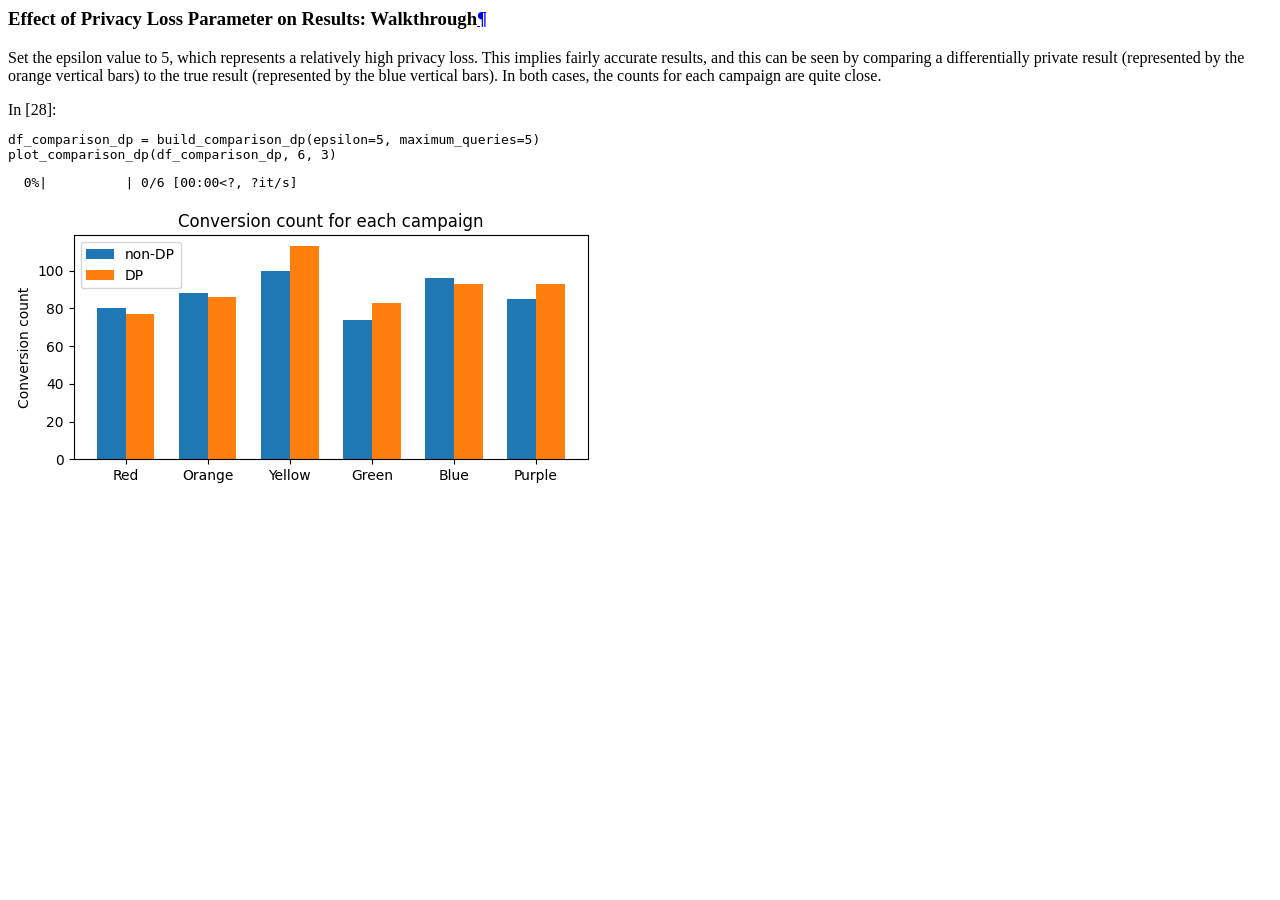
<file: notebook/walkthroughs/differential-privacy/slide1.html>
<html>
  <head> </head>
  <body>
    <div class="jp-Cell jp-MarkdownCell jp-Notebook-cell" id="cell-id=548578ae-4975-4fc6-add8-811df22f0416">
      <div class="jp-Cell-inputWrapper" tabindex="0">
        <div class="jp-Collapser jp-InputCollapser jp-Cell-inputCollapser"></div>
        <div class="jp-InputArea jp-Cell-inputArea">
          <div class="jp-InputPrompt jp-InputArea-prompt"></div>
          <div class="jp-RenderedHTMLCommon jp-RenderedMarkdown jp-MarkdownOutput" data-mime-type="text/markdown">
            <h3 id="Effect-of-Privacy-Loss-Parameter-on-Results:-Walkthrough">
              Effect of Privacy Loss Parameter on Results: Walkthrough<a
                class="anchor-link"
                href="#Effect-of-Privacy-Loss-Parameter-on-Results:-Walkthrough"
                >¶</a
              >
            </h3>
          </div>
        </div>
      </div>
    </div>
    <div class="jp-Cell jp-MarkdownCell jp-Notebook-cell" id="cell-id=8c26b6a8-cf5e-410e-813c-c1c2fb99a66c">
      <div class="jp-Cell-inputWrapper" tabindex="0">
        <div class="jp-Collapser jp-InputCollapser jp-Cell-inputCollapser"></div>
        <div class="jp-InputArea jp-Cell-inputArea">
          <div class="jp-InputPrompt jp-InputArea-prompt"></div>
          <div class="jp-RenderedHTMLCommon jp-RenderedMarkdown jp-MarkdownOutput" data-mime-type="text/markdown">
            <p>
              Set the epsilon value to 5, which represents a relatively high privacy loss. This implies fairly accurate results, and this
              can be seen by comparing a differentially private result (represented by the orange vertical bars) to the true result
              (represented by the blue vertical bars). In both cases, the counts for each campaign are quite close.
            </p>
          </div>
        </div>
      </div>
    </div>
    <div class="jp-Cell jp-CodeCell jp-Notebook-cell" id="cell-id=f2b866f1-5695-42ce-b382-4f102d07e3c1">
      <div class="jp-Cell-inputWrapper" tabindex="0">
        <div class="jp-Collapser jp-InputCollapser jp-Cell-inputCollapser"></div>
        <div class="jp-InputArea jp-Cell-inputArea">
          <div class="jp-InputPrompt jp-InputArea-prompt">In [28]:</div>
          <div class="jp-CodeMirrorEditor jp-Editor jp-InputArea-editor" data-type="inline">
            <div class="cm-editor cm-s-jupyter">
              <div class="highlight hl-ipython3">
                <pre><span></span><span class="n">df_comparison_dp</span> <span class="o">=</span> <span class="n">build_comparison_dp</span><span class="p">(</span><span class="n">epsilon</span><span class="o">=</span><span class="mi">5</span><span class="p">,</span> <span class="n">maximum_queries</span><span class="o">=</span><span class="mi">5</span><span class="p">)</span>
<span class="n">plot_comparison_dp</span><span class="p">(</span><span class="n">df_comparison_dp</span><span class="p">,</span> <span class="mi">6</span><span class="p">,</span> <span class="mi">3</span><span class="p">)</span>
</pre>
              </div>
            </div>
          </div>
        </div>
      </div>
      <div class="jp-Cell-outputWrapper">
        <div class="jp-Collapser jp-OutputCollapser jp-Cell-outputCollapser"></div>
        <div class="jp-OutputArea jp-Cell-outputArea">
          <div class="jp-OutputArea-child">
            <div class="jp-OutputPrompt jp-OutputArea-prompt"></div>
            <div class="jp-RenderedText jp-OutputArea-output" data-mime-type="text/plain" tabindex="0">
              <pre>  0%|          | 0/6 [00:00&lt;?, ?it/s]</pre>
            </div>
          </div>
          <div class="jp-OutputArea-child">
            <div class="jp-OutputPrompt jp-OutputArea-prompt"></div>
            <div class="jp-RenderedImage jp-OutputArea-output" tabindex="0">
              <img
                alt="No description has been provided for this image"
                class=""
                src="[data-uri]"
              />
            </div>
          </div>
        </div>
      </div>
    </div>
  </body>
</html>
</file>
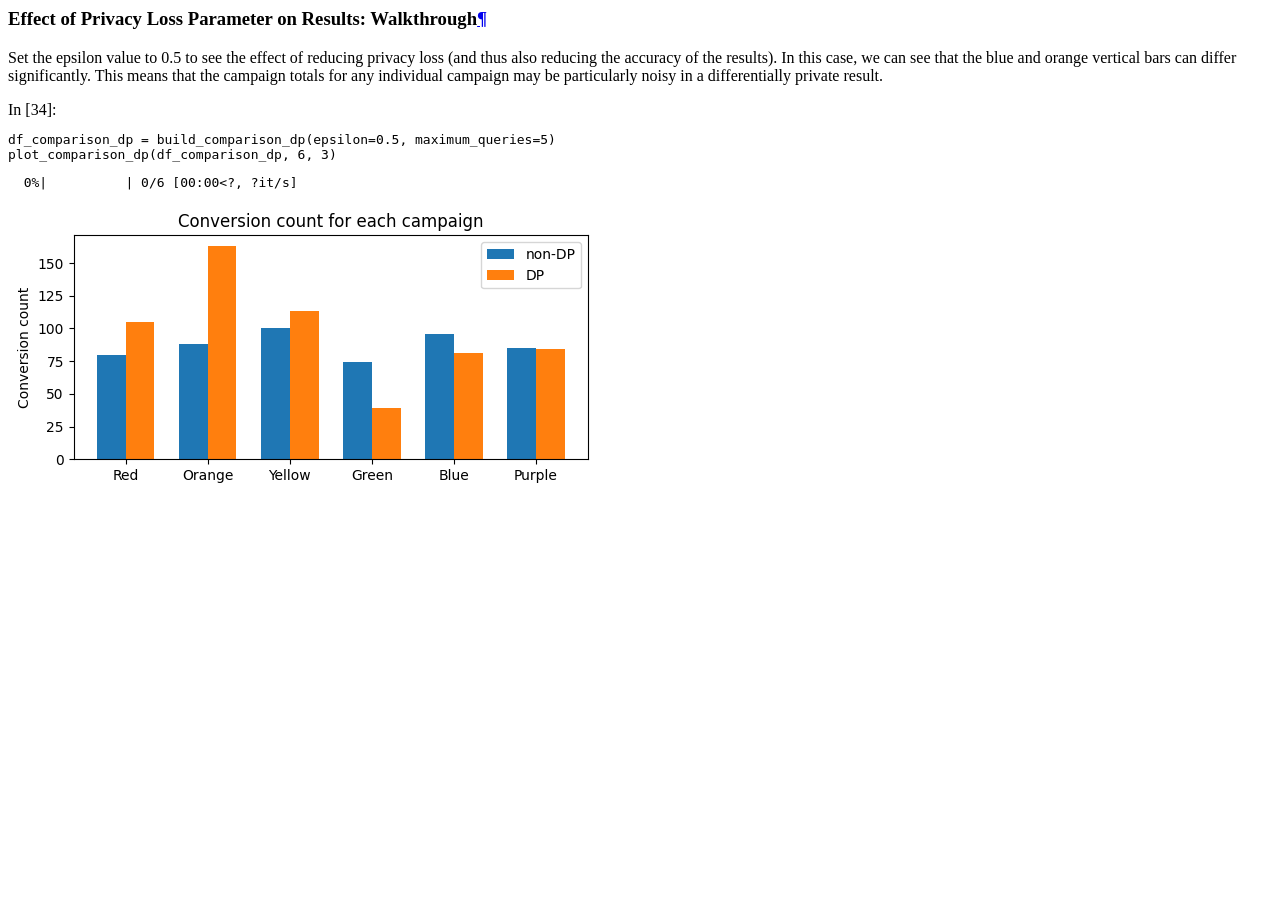
<file: notebook/walkthroughs/differential-privacy/slide2.html>
<html>
  <head> </head>
  <body>
    <div class="jp-Cell jp-MarkdownCell jp-Notebook-cell" id="cell-id=548578ae-4975-4fc6-add8-811df22f0416">
      <div class="jp-Cell-inputWrapper" tabindex="0">
        <div class="jp-Collapser jp-InputCollapser jp-Cell-inputCollapser"></div>
        <div class="jp-InputArea jp-Cell-inputArea">
          <div class="jp-InputPrompt jp-InputArea-prompt"></div>
          <div class="jp-RenderedHTMLCommon jp-RenderedMarkdown jp-MarkdownOutput" data-mime-type="text/markdown">
            <h3 id="Effect-of-Privacy-Loss-Parameter-on-Results:-Walkthrough">
              Effect of Privacy Loss Parameter on Results: Walkthrough<a
                class="anchor-link"
                href="#Effect-of-Privacy-Loss-Parameter-on-Results:-Walkthrough"
                >¶</a
              >
            </h3>
          </div>
        </div>
      </div>
    </div>
    <div class="jp-Cell jp-MarkdownCell jp-Notebook-cell" id="cell-id=622a17be-f61f-4913-8c10-6b8e7227bfb2">
      <div class="jp-Cell-inputWrapper" tabindex="0">
        <div class="jp-Collapser jp-InputCollapser jp-Cell-inputCollapser"></div>
        <div class="jp-InputArea jp-Cell-inputArea">
          <div class="jp-InputPrompt jp-InputArea-prompt"></div>
          <div class="jp-RenderedHTMLCommon jp-RenderedMarkdown jp-MarkdownOutput" data-mime-type="text/markdown">
            <p>
              Set the epsilon value to 0.5 to see the effect of reducing privacy loss (and thus also reducing the accuracy of the results).
              In this case, we can see that the blue and orange vertical bars can differ significantly. This means that the campaign totals
              for any individual campaign may be particularly noisy in a differentially private result.
            </p>
          </div>
        </div>
      </div>
    </div>
    <div class="jp-Cell jp-CodeCell jp-Notebook-cell" id="cell-id=fc15be51-f8da-48c7-82cc-617df5bcf7cc">
      <div class="jp-Cell-inputWrapper" tabindex="0">
        <div class="jp-Collapser jp-InputCollapser jp-Cell-inputCollapser"></div>
        <div class="jp-InputArea jp-Cell-inputArea">
          <div class="jp-InputPrompt jp-InputArea-prompt">In [34]:</div>
          <div class="jp-CodeMirrorEditor jp-Editor jp-InputArea-editor" data-type="inline">
            <div class="cm-editor cm-s-jupyter">
              <div class="highlight hl-ipython3">
                <pre><span></span><span class="n">df_comparison_dp</span> <span class="o">=</span> <span class="n">build_comparison_dp</span><span class="p">(</span><span class="n">epsilon</span><span class="o">=</span><span class="mf">0.5</span><span class="p">,</span> <span class="n">maximum_queries</span><span class="o">=</span><span class="mi">5</span><span class="p">)</span>
<span class="n">plot_comparison_dp</span><span class="p">(</span><span class="n">df_comparison_dp</span><span class="p">,</span> <span class="mi">6</span><span class="p">,</span> <span class="mi">3</span><span class="p">)</span>
</pre>
              </div>
            </div>
          </div>
        </div>
      </div>
      <div class="jp-Cell-outputWrapper">
        <div class="jp-Collapser jp-OutputCollapser jp-Cell-outputCollapser"></div>
        <div class="jp-OutputArea jp-Cell-outputArea">
          <div class="jp-OutputArea-child">
            <div class="jp-OutputPrompt jp-OutputArea-prompt"></div>
            <div class="jp-RenderedText jp-OutputArea-output" data-mime-type="text/plain" tabindex="0">
              <pre>  0%|          | 0/6 [00:00&lt;?, ?it/s]</pre>
            </div>
          </div>
          <div class="jp-OutputArea-child">
            <div class="jp-OutputPrompt jp-OutputArea-prompt"></div>
            <div class="jp-RenderedImage jp-OutputArea-output" tabindex="0">
              <img
                alt="No description has been provided for this image"
                class=""
                src="[data-uri]"
              />
            </div>
          </div>
        </div>
      </div>
    </div>
  </body>
</html>
</file>
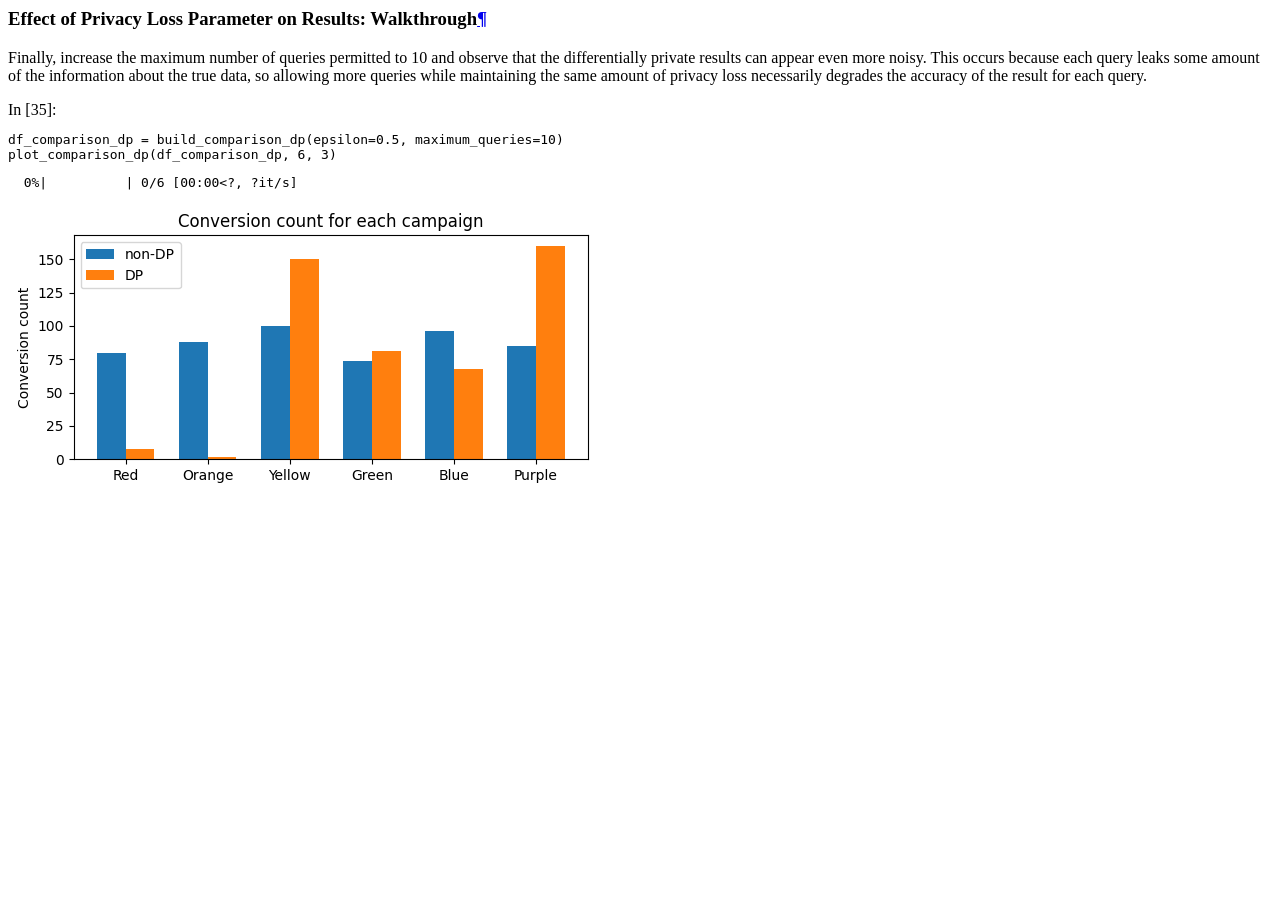
<file: notebook/walkthroughs/differential-privacy/slide3.html>
<html>
  <head> </head>
  <body>
    <div class="jp-Cell jp-MarkdownCell jp-Notebook-cell" id="cell-id=548578ae-4975-4fc6-add8-811df22f0416">
      <div class="jp-Cell-inputWrapper" tabindex="0">
        <div class="jp-Collapser jp-InputCollapser jp-Cell-inputCollapser"></div>
        <div class="jp-InputArea jp-Cell-inputArea">
          <div class="jp-InputPrompt jp-InputArea-prompt"></div>
          <div class="jp-RenderedHTMLCommon jp-RenderedMarkdown jp-MarkdownOutput" data-mime-type="text/markdown">
            <h3 id="Effect-of-Privacy-Loss-Parameter-on-Results:-Walkthrough">
              Effect of Privacy Loss Parameter on Results: Walkthrough<a
                class="anchor-link"
                href="#Effect-of-Privacy-Loss-Parameter-on-Results:-Walkthrough"
                >¶</a
              >
            </h3>
          </div>
        </div>
      </div>
    </div>
    <div class="jp-Cell jp-MarkdownCell jp-Notebook-cell" id="cell-id=acd41cd8-7c9c-467f-a1af-d16837e98832">
        <div class="jp-Cell-inputWrapper" tabindex="0">
          <div class="jp-Collapser jp-InputCollapser jp-Cell-inputCollapser"></div>
          <div class="jp-InputArea jp-Cell-inputArea">
            <div class="jp-InputPrompt jp-InputArea-prompt"></div>
            <div class="jp-RenderedHTMLCommon jp-RenderedMarkdown jp-MarkdownOutput" data-mime-type="text/markdown">
              <p>
                Finally, increase the maximum number of queries permitted to 10 and observe that the differentially private results can
                appear even more noisy. This occurs because each query leaks some amount of the information about the true data, so allowing
                more queries while maintaining the same amount of privacy loss necessarily degrades the accuracy of the result for each
                query.
              </p>
            </div>
          </div>
        </div>
      </div>
      <div class="jp-Cell jp-CodeCell jp-Notebook-cell" id="cell-id=e2a089b5-5875-427c-8e26-77b38671816e">
        <div class="jp-Cell-inputWrapper" tabindex="0">
          <div class="jp-Collapser jp-InputCollapser jp-Cell-inputCollapser"></div>
          <div class="jp-InputArea jp-Cell-inputArea">
            <div class="jp-InputPrompt jp-InputArea-prompt">In [35]:</div>
            <div class="jp-CodeMirrorEditor jp-Editor jp-InputArea-editor" data-type="inline">
              <div class="cm-editor cm-s-jupyter">
                <div class="highlight hl-ipython3">
                  <pre><span></span><span class="n">df_comparison_dp</span> <span class="o">=</span> <span class="n">build_comparison_dp</span><span class="p">(</span><span class="n">epsilon</span><span class="o">=</span><span class="mf">0.5</span><span class="p">,</span> <span class="n">maximum_queries</span><span class="o">=</span><span class="mi">10</span><span class="p">)</span>
<span class="n">plot_comparison_dp</span><span class="p">(</span><span class="n">df_comparison_dp</span><span class="p">,</span> <span class="mi">6</span><span class="p">,</span> <span class="mi">3</span><span class="p">)</span>
</pre>
                </div>
              </div>
            </div>
          </div>
        </div>
        <div class="jp-Cell-outputWrapper">
          <div class="jp-Collapser jp-OutputCollapser jp-Cell-outputCollapser"></div>
          <div class="jp-OutputArea jp-Cell-outputArea">
            <div class="jp-OutputArea-child">
              <div class="jp-OutputPrompt jp-OutputArea-prompt"></div>
              <div class="jp-RenderedText jp-OutputArea-output" data-mime-type="text/plain" tabindex="0">
                <pre>  0%|          | 0/6 [00:00&lt;?, ?it/s]</pre>
              </div>
            </div>
            <div class="jp-OutputArea-child">
              <div class="jp-OutputPrompt jp-OutputArea-prompt"></div>
              <div class="jp-RenderedImage jp-OutputArea-output" tabindex="0">
                <img
                  alt="No description has been provided for this image"
                  class=""
                  src="[data-uri]"
                />
              </div>
            </div>
          </div>
        </div>
      </div>
  </body>
</html>
</file>
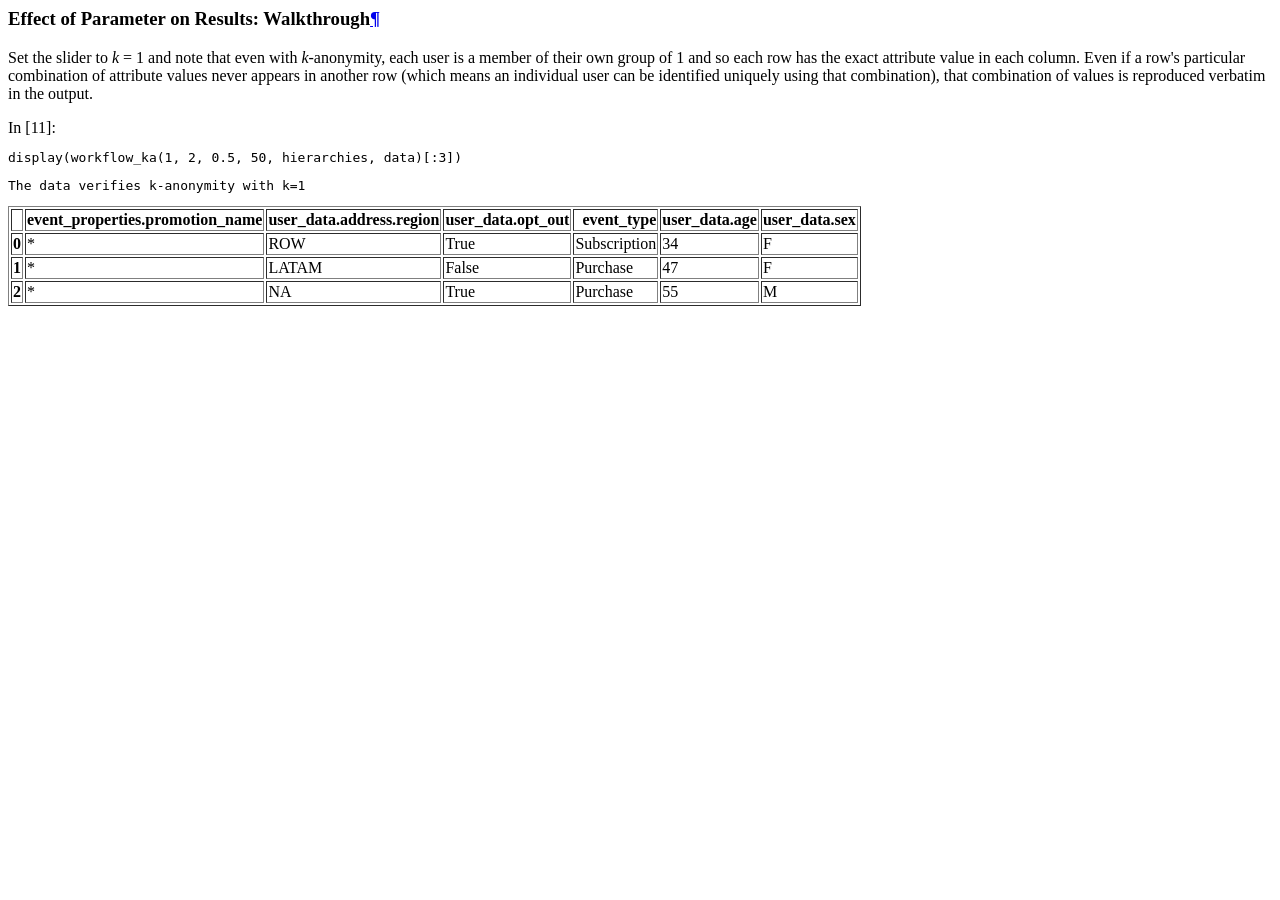
<file: notebook/walkthroughs/k-anonymity/slide1.html>
<html>
    <head>

    </head>
    <body>
        <div class="jp-Cell jp-MarkdownCell jp-Notebook-cell" id="cell-id=7a300759-7f3f-4466-9e39-4056b9c51c79">
        <div class="jp-Cell-inputWrapper" tabindex="0">
          <div class="jp-Collapser jp-InputCollapser jp-Cell-inputCollapser"></div>
          <div class="jp-InputArea jp-Cell-inputArea">
            <div class="jp-InputPrompt jp-InputArea-prompt"></div>
            <div class="jp-RenderedHTMLCommon jp-RenderedMarkdown jp-MarkdownOutput" data-mime-type="text/markdown">
              <h3 id="Effect-of-Parameter-on-Results:-Walkthrough">
                Effect of Parameter on Results: Walkthrough<a class="anchor-link" href="#Effect-of-Parameter-on-Results:-Walkthrough">¶</a>
              </h3>
            </div>
          </div>
        </div>
      </div>
      <div class="jp-Cell jp-MarkdownCell jp-Notebook-cell" id="cell-id=8fad6064-dc3f-4cbc-82ce-2462c3d014d1">
        <div class="jp-Cell-inputWrapper" tabindex="0">
          <div class="jp-Collapser jp-InputCollapser jp-Cell-inputCollapser"></div>
          <div class="jp-InputArea jp-Cell-inputArea">
            <div class="jp-InputPrompt jp-InputArea-prompt"></div>
            <div class="jp-RenderedHTMLCommon jp-RenderedMarkdown jp-MarkdownOutput" data-mime-type="text/markdown">
              <p>
                Set the slider to <em>k</em> = 1 and note that even with <em>k</em>-anonymity, each user is a member of their own group of 1
                and so each row has the exact attribute value in each column. Even if a row's particular combination of attribute values
                never appears in another row (which means an individual user can be identified uniquely using that combination), that
                combination of values is reproduced verbatim in the output.
              </p>
            </div>
          </div>
        </div>
      </div>
      <div class="jp-Cell jp-CodeCell jp-Notebook-cell" id="cell-id=fe702f7c-99c6-469e-b08e-2e4784aaf36a">
        <div class="jp-Cell-inputWrapper" tabindex="0">
          <div class="jp-Collapser jp-InputCollapser jp-Cell-inputCollapser"></div>
          <div class="jp-InputArea jp-Cell-inputArea">
            <div class="jp-InputPrompt jp-InputArea-prompt">In [11]:</div>
            <div class="jp-CodeMirrorEditor jp-Editor jp-InputArea-editor" data-type="inline">
              <div class="cm-editor cm-s-jupyter">
                <div class="highlight hl-ipython3">
                  <pre><span></span><span class="n">display</span><span class="p">(</span><span class="n">workflow_ka</span><span class="p">(</span><span class="mi">1</span><span class="p">,</span> <span class="mi">2</span><span class="p">,</span> <span class="mf">0.5</span><span class="p">,</span> <span class="mi">50</span><span class="p">,</span> <span class="n">hierarchies</span><span class="p">,</span> <span class="n">data</span><span class="p">)[:</span><span class="mi">3</span><span class="p">])</span>
</pre>
                </div>
              </div>
            </div>
          </div>
        </div>
        <div class="jp-Cell-outputWrapper">
          <div class="jp-Collapser jp-OutputCollapser jp-Cell-outputCollapser"></div>
          <div class="jp-OutputArea jp-Cell-outputArea">
            <div class="jp-OutputArea-child">
              <div class="jp-OutputPrompt jp-OutputArea-prompt"></div>
              <div class="jp-RenderedText jp-OutputArea-output" data-mime-type="text/plain" tabindex="0">
                <pre>
The data verifies k-anonymity with k=1
</pre
                >
              </div>
            </div>
            <div class="jp-OutputArea-child">
              <div class="jp-OutputPrompt jp-OutputArea-prompt"></div>
              <div class="jp-RenderedHTMLCommon jp-RenderedHTML jp-OutputArea-output" data-mime-type="text/html" tabindex="0">
                <div>
                  <style scoped="">
                    .dataframe tbody tr th:only-of-type {
                      vertical-align: middle;
                    }

                    .dataframe tbody tr th {
                      vertical-align: top;
                    }

                    .dataframe thead th {
                      text-align: right;
                    }
                  </style>
                  <table border="1" class="dataframe">
                    <thead>
                      <tr style="text-align: right">
                        <th></th>
                        <th>event_properties.promotion_name</th>
                        <th>user_data.address.region</th>
                        <th>user_data.opt_out</th>
                        <th>event_type</th>
                        <th>user_data.age</th>
                        <th>user_data.sex</th>
                      </tr>
                    </thead>
                    <tbody>
                      <tr>
                        <th>0</th>
                        <td>*</td>
                        <td>ROW</td>
                        <td>True</td>
                        <td>Subscription</td>
                        <td>34</td>
                        <td>F</td>
                      </tr>
                      <tr>
                        <th>1</th>
                        <td>*</td>
                        <td>LATAM</td>
                        <td>False</td>
                        <td>Purchase</td>
                        <td>47</td>
                        <td>F</td>
                      </tr>
                      <tr>
                        <th>2</th>
                        <td>*</td>
                        <td>NA</td>
                        <td>True</td>
                        <td>Purchase</td>
                        <td>55</td>
                        <td>M</td>
                      </tr>
                    </tbody>
                  </table>
                </div>
              </div>
            </div>
          </div>
        </div>
      </div>
    </body>
</html>
</file>
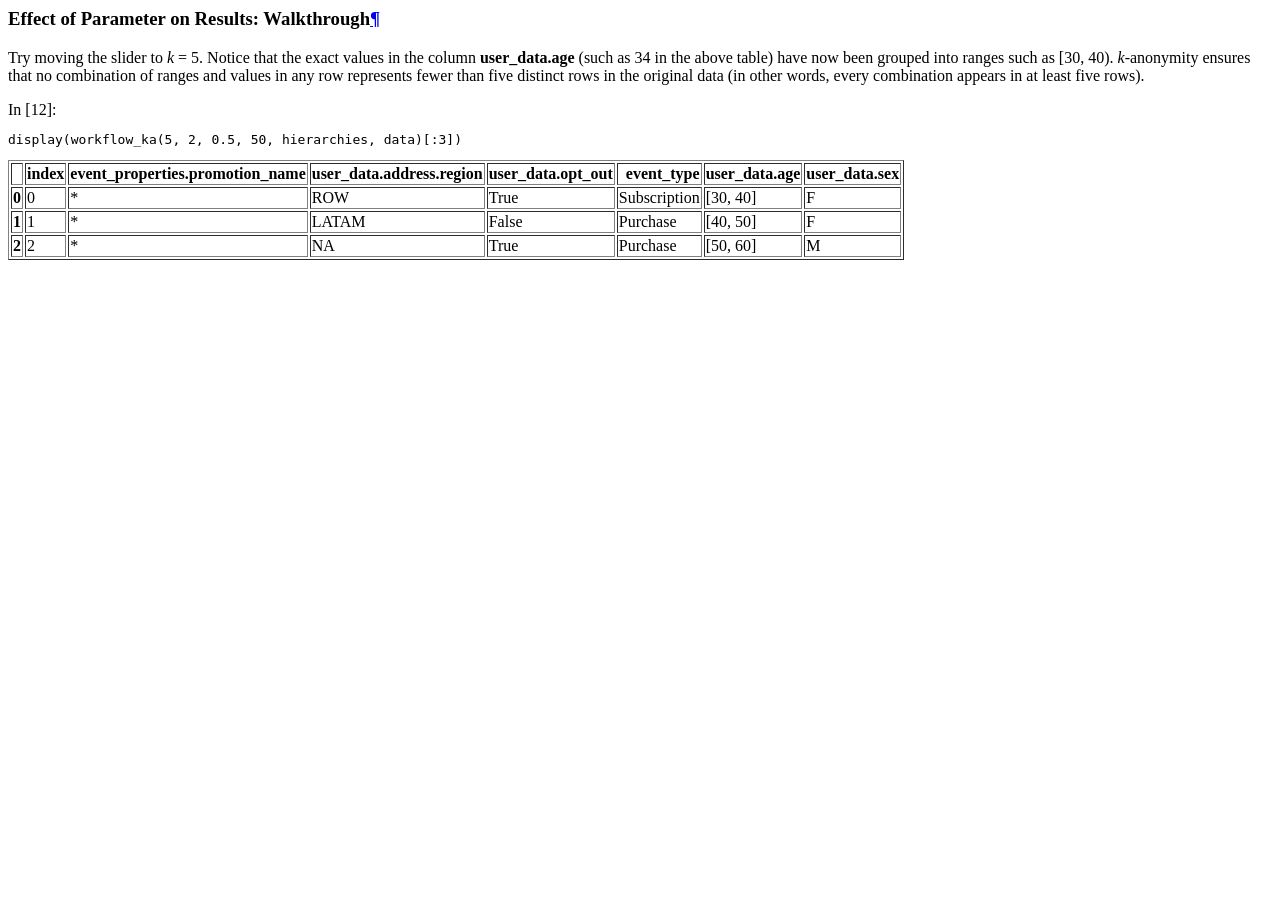
<file: notebook/walkthroughs/k-anonymity/slide2.html>
<html>
  <head> </head>
  <body>
    <div class="jp-Cell jp-MarkdownCell jp-Notebook-cell" id="cell-id=7a300759-7f3f-4466-9e39-4056b9c51c79">
      <div class="jp-Cell-inputWrapper" tabindex="0">
        <div class="jp-Collapser jp-InputCollapser jp-Cell-inputCollapser"></div>
        <div class="jp-InputArea jp-Cell-inputArea">
          <div class="jp-InputPrompt jp-InputArea-prompt"></div>
          <div class="jp-RenderedHTMLCommon jp-RenderedMarkdown jp-MarkdownOutput" data-mime-type="text/markdown">
            <h3 id="Effect-of-Parameter-on-Results:-Walkthrough">
              Effect of Parameter on Results: Walkthrough<a class="anchor-link" href="#Effect-of-Parameter-on-Results:-Walkthrough">¶</a>
            </h3>
          </div>
        </div>
      </div>
    </div>
    <div class="jp-Cell jp-MarkdownCell jp-Notebook-cell" id="cell-id=3a59b8d9-4559-44cf-ad07-a4cdd7b8ba1e">
      <div class="jp-Cell-inputWrapper" tabindex="0">
        <div class="jp-Collapser jp-InputCollapser jp-Cell-inputCollapser"></div>
        <div class="jp-InputArea jp-Cell-inputArea">
          <div class="jp-InputPrompt jp-InputArea-prompt"></div>
          <div class="jp-RenderedHTMLCommon jp-RenderedMarkdown jp-MarkdownOutput" data-mime-type="text/markdown">
            <p>
              Try moving the slider to <em>k</em> = 5. Notice that the exact values in the column <strong>user_data.age</strong> (such as 34
              in the above table) have now been grouped into ranges such as [30, 40). <em>k</em>-anonymity ensures that no combination of
              ranges and values in any row represents fewer than five distinct rows in the original data (in other words, every combination
              appears in at least five rows).
            </p>
          </div>
        </div>
      </div>
    </div>
    <div class="jp-Cell jp-CodeCell jp-Notebook-cell" id="cell-id=56350d7e-995c-408b-acd7-4ed28745abb4">
      <div class="jp-Cell-inputWrapper" tabindex="0">
        <div class="jp-Collapser jp-InputCollapser jp-Cell-inputCollapser"></div>
        <div class="jp-InputArea jp-Cell-inputArea">
          <div class="jp-InputPrompt jp-InputArea-prompt">In [12]:</div>
          <div class="jp-CodeMirrorEditor jp-Editor jp-InputArea-editor" data-type="inline">
            <div class="cm-editor cm-s-jupyter">
              <div class="highlight hl-ipython3">
                <pre><span></span><span class="n">display</span><span class="p">(</span><span class="n">workflow_ka</span><span class="p">(</span><span class="mi">5</span><span class="p">,</span> <span class="mi">2</span><span class="p">,</span> <span class="mf">0.5</span><span class="p">,</span> <span class="mi">50</span><span class="p">,</span> <span class="n">hierarchies</span><span class="p">,</span> <span class="n">data</span><span class="p">)[:</span><span class="mi">3</span><span class="p">])</span>
</pre>
              </div>
            </div>
          </div>
        </div>
      </div>
      <div class="jp-Cell-outputWrapper">
        <div class="jp-Collapser jp-OutputCollapser jp-Cell-outputCollapser"></div>
        <div class="jp-OutputArea jp-Cell-outputArea">
          <div class="jp-OutputArea-child">
            <div class="jp-OutputPrompt jp-OutputArea-prompt"></div>
            <div class="jp-RenderedHTMLCommon jp-RenderedHTML jp-OutputArea-output" data-mime-type="text/html" tabindex="0">
              <div>
                <style scoped="">
                  .dataframe tbody tr th:only-of-type {
                    vertical-align: middle;
                  }

                  .dataframe tbody tr th {
                    vertical-align: top;
                  }

                  .dataframe thead th {
                    text-align: right;
                  }
                </style>
                <table border="1" class="dataframe">
                  <thead>
                    <tr style="text-align: right">
                      <th></th>
                      <th>index</th>
                      <th>event_properties.promotion_name</th>
                      <th>user_data.address.region</th>
                      <th>user_data.opt_out</th>
                      <th>event_type</th>
                      <th>user_data.age</th>
                      <th>user_data.sex</th>
                    </tr>
                  </thead>
                  <tbody>
                    <tr>
                      <th>0</th>
                      <td>0</td>
                      <td>*</td>
                      <td>ROW</td>
                      <td>True</td>
                      <td>Subscription</td>
                      <td>[30, 40]</td>
                      <td>F</td>
                    </tr>
                    <tr>
                      <th>1</th>
                      <td>1</td>
                      <td>*</td>
                      <td>LATAM</td>
                      <td>False</td>
                      <td>Purchase</td>
                      <td>[40, 50]</td>
                      <td>F</td>
                    </tr>
                    <tr>
                      <th>2</th>
                      <td>2</td>
                      <td>*</td>
                      <td>NA</td>
                      <td>True</td>
                      <td>Purchase</td>
                      <td>[50, 60]</td>
                      <td>M</td>
                    </tr>
                  </tbody>
                </table>
              </div>
            </div>
          </div>
        </div>
      </div>
    </div>
  </body>
</html>
</file>
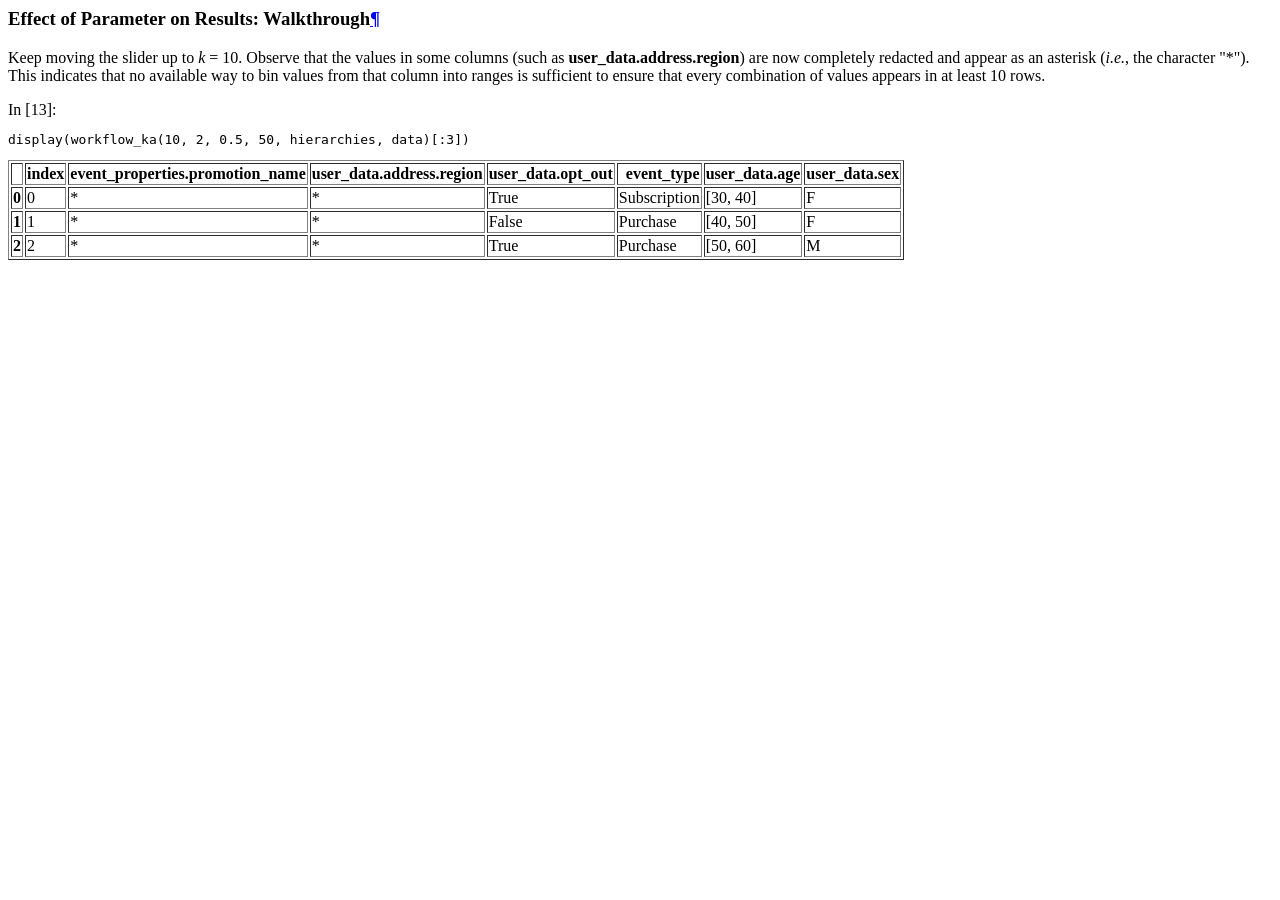
<file: notebook/walkthroughs/k-anonymity/slide3.html>
<html>
  <head> </head>
  <body>
    <div class="jp-Cell jp-MarkdownCell jp-Notebook-cell" id="cell-id=7a300759-7f3f-4466-9e39-4056b9c51c79">
      <div class="jp-Cell-inputWrapper" tabindex="0">
        <div class="jp-Collapser jp-InputCollapser jp-Cell-inputCollapser"></div>
        <div class="jp-InputArea jp-Cell-inputArea">
          <div class="jp-InputPrompt jp-InputArea-prompt"></div>
          <div class="jp-RenderedHTMLCommon jp-RenderedMarkdown jp-MarkdownOutput" data-mime-type="text/markdown">
            <h3 id="Effect-of-Parameter-on-Results:-Walkthrough">
              Effect of Parameter on Results: Walkthrough<a class="anchor-link" href="#Effect-of-Parameter-on-Results:-Walkthrough">¶</a>
            </h3>
          </div>
        </div>
      </div>
    </div>
    <div class="jp-Cell jp-MarkdownCell jp-Notebook-cell" id="cell-id=da4c6195-d531-407c-8118-0b79a653ff71">
      <div class="jp-Cell-inputWrapper" tabindex="0">
        <div class="jp-Collapser jp-InputCollapser jp-Cell-inputCollapser"></div>
        <div class="jp-InputArea jp-Cell-inputArea">
          <div class="jp-InputPrompt jp-InputArea-prompt"></div>
          <div class="jp-RenderedHTMLCommon jp-RenderedMarkdown jp-MarkdownOutput" data-mime-type="text/markdown">
            <p>
              Keep moving the slider up to <em>k</em> = 10. Observe that the values in some columns (such as
              <strong>user_data.address.region</strong>) are now completely redacted and appear as an asterisk (<em>i.e.</em>, the character
              "*"). This indicates that no available way to bin values from that column into ranges is sufficient to ensure that every
              combination of values appears in at least 10 rows.
            </p>
          </div>
        </div>
      </div>
    </div>
    <div class="jp-Cell jp-CodeCell jp-Notebook-cell" id="cell-id=8e9133fb-3c9e-4fbf-be89-2c1dd6120c92">
      <div class="jp-Cell-inputWrapper" tabindex="0">
        <div class="jp-Collapser jp-InputCollapser jp-Cell-inputCollapser"></div>
        <div class="jp-InputArea jp-Cell-inputArea">
          <div class="jp-InputPrompt jp-InputArea-prompt">In [13]:</div>
          <div class="jp-CodeMirrorEditor jp-Editor jp-InputArea-editor" data-type="inline">
            <div class="cm-editor cm-s-jupyter">
              <div class="highlight hl-ipython3">
                <pre><span></span><span class="n">display</span><span class="p">(</span><span class="n">workflow_ka</span><span class="p">(</span><span class="mi">10</span><span class="p">,</span> <span class="mi">2</span><span class="p">,</span> <span class="mf">0.5</span><span class="p">,</span> <span class="mi">50</span><span class="p">,</span> <span class="n">hierarchies</span><span class="p">,</span> <span class="n">data</span><span class="p">)[:</span><span class="mi">3</span><span class="p">])</span>
</pre>
              </div>
            </div>
          </div>
        </div>
      </div>
      <div class="jp-Cell-outputWrapper">
        <div class="jp-Collapser jp-OutputCollapser jp-Cell-outputCollapser"></div>
        <div class="jp-OutputArea jp-Cell-outputArea">
          <div class="jp-OutputArea-child">
            <div class="jp-OutputPrompt jp-OutputArea-prompt"></div>
            <div class="jp-RenderedHTMLCommon jp-RenderedHTML jp-OutputArea-output" data-mime-type="text/html" tabindex="0">
              <div>
                <style scoped="">
                  .dataframe tbody tr th:only-of-type {
                    vertical-align: middle;
                  }

                  .dataframe tbody tr th {
                    vertical-align: top;
                  }

                  .dataframe thead th {
                    text-align: right;
                  }
                </style>
                <table border="1" class="dataframe">
                  <thead>
                    <tr style="text-align: right">
                      <th></th>
                      <th>index</th>
                      <th>event_properties.promotion_name</th>
                      <th>user_data.address.region</th>
                      <th>user_data.opt_out</th>
                      <th>event_type</th>
                      <th>user_data.age</th>
                      <th>user_data.sex</th>
                    </tr>
                  </thead>
                  <tbody>
                    <tr>
                      <th>0</th>
                      <td>0</td>
                      <td>*</td>
                      <td>*</td>
                      <td>True</td>
                      <td>Subscription</td>
                      <td>[30, 40]</td>
                      <td>F</td>
                    </tr>
                    <tr>
                      <th>1</th>
                      <td>1</td>
                      <td>*</td>
                      <td>*</td>
                      <td>False</td>
                      <td>Purchase</td>
                      <td>[40, 50]</td>
                      <td>F</td>
                    </tr>
                    <tr>
                      <th>2</th>
                      <td>2</td>
                      <td>*</td>
                      <td>*</td>
                      <td>True</td>
                      <td>Purchase</td>
                      <td>[50, 60]</td>
                      <td>M</td>
                    </tr>
                  </tbody>
                </table>
              </div>
            </div>
          </div>
        </div>
      </div>
    </div>
  </body>
</html>
</file>
<file: web/styles.css>
* {
    margin: 0;
    padding: 0;
    box-sizing: border-box;
}

body {
    font-family: -apple-system, BlinkMacSystemFont, 'Segoe UI', Roboto, Oxygen, Ubuntu, Cantarell, sans-serif;
    background: linear-gradient(135deg, #667eea 0%, #764ba2 100%);
    min-height: 100vh;
    padding: 20px;
}

header {
    text-align: center;
    color: white;
    margin-bottom: 30px;
}

header h1 {
    font-size: 2.5rem;
    margin-bottom: 10px;
}

header p {
    font-size: 1.1rem;
    opacity: 0.9;
}

main {
    max-width: 1200px;
    margin: 0 auto;
    background: white;
    border-radius: 12px;
    box-shadow: 0 10px 40px rgba(0, 0, 0, 0.2);
    overflow: hidden;
}

.tabs {
    display: flex;
    background: #f5f5f5;
    border-bottom: 2px solid #e0e0e0;
}

.tab-button {
    flex: 1;
    padding: 15px 20px;
    background: transparent;
    border: none;
    cursor: pointer;
    font-size: 1rem;
    font-weight: 500;
    color: #666;
    transition: all 0.3s;
}

.tab-button:hover {
    background: #e8e8e8;
}

.tab-button.active {
    background: white;
    color: #667eea;
    border-bottom: 3px solid #667eea;
}

.tab-content {
    display: none;
    padding: 30px;
}

.tab-content.active {
    display: block;
}

.tab-content h2 {
    color: #333;
    margin-bottom: 10px;
}

.tab-content > p {
    color: #666;
    margin-bottom: 25px;
    font-size: 1rem;
}

.form-group {
    margin-bottom: 20px;
}

.form-group label {
    display: block;
    margin-bottom: 8px;
    color: #333;
    font-weight: 500;
}

.form-group input[type="range"] {
    width: 200px;
    margin-right: 10px;
}

.form-group input[type="number"] {
    width: 100px;
    padding: 8px;
    border: 1px solid #ddd;
    border-radius: 4px;
}

.form-group input[type="checkbox"] {
    margin-right: 8px;
}

.file-upload-group {
    margin-bottom: 15px;
    padding: 15px;
    background: #f8f9fa;
    border-radius: 6px;
    border: 1px solid #e0e0e0;
}

.file-upload-group label {
    display: block;
    margin-bottom: 8px;
    color: #333;
    font-weight: 500;
}

.file-upload-group input[type="file"] {
    width: 100%;
    padding: 8px;
    border: 1px solid #ddd;
    border-radius: 4px;
    background: white;
    cursor: pointer;
    font-size: 0.9rem;
}

.file-upload-group small {
    display: block;
    margin-top: 5px;
    color: #666;
    font-size: 0.85rem;
    font-style: italic;
}

.download-link {
    display: inline-block;
    color: #667eea;
    text-decoration: none;
    font-weight: 500;
    padding: 8px 15px;
    border: 1px solid #667eea;
    border-radius: 4px;
    transition: all 0.3s;
}

.download-link:hover {
    background: #667eea;
    color: white;
}

.btn-primary {
    background: #667eea;
    color: white;
    padding: 12px 30px;
    border: none;
    border-radius: 6px;
    font-size: 1rem;
    font-weight: 500;
    cursor: pointer;
    transition: all 0.3s;
}

.btn-primary:hover {
    background: #5568d3;
    transform: translateY(-2px);
    box-shadow: 0 4px 12px rgba(102, 126, 234, 0.4);
}

.results {
    margin-top: 30px;
}

.results h3 {
    color: #333;
    margin-bottom: 15px;
}

.params, .metadata {
    padding: 12px;
    background: #f8f9fa;
    border-left: 4px solid #667eea;
    margin-bottom: 15px;
    border-radius: 4px;
}

.table-container {
    overflow-x: auto;
    margin: 20px 0;
}

table {
    width: 100%;
    border-collapse: collapse;
    font-size: 0.9rem;
}

table thead {
    background: #667eea;
    color: white;
}

table th,
table td {
    padding: 12px;
    text-align: left;
    border-bottom: 1px solid #e0e0e0;
}

table tbody tr:hover {
    background: #f8f9fa;
}

table .total-row {
    background: #f0f0f0;
    font-weight: bold;
}

.positive {
    color: #28a745;
}

.negative {
    color: #dc3545;
}

.info {
    color: #666;
    font-style: italic;
    margin-top: 10px;
}

.error {
    background: #fee;
    border: 1px solid #fcc;
    border-radius: 6px;
    padding: 20px;
    color: #c33;
}

.error h3 {
    color: #c33;
    margin-bottom: 10px;
}

.loading-overlay {
    position: fixed;
    top: 0;
    left: 0;
    width: 100%;
    height: 100%;
    background: rgba(0, 0, 0, 0.7);
    display: flex;
    flex-direction: column;
    justify-content: center;
    align-items: center;
    z-index: 9999;
}

.loading-overlay p {
    color: white;
    font-size: 1.2rem;
    margin-top: 20px;
}

.spinner {
    border: 4px solid rgba(255, 255, 255, 0.3);
    border-radius: 50%;
    border-top: 4px solid white;
    width: 50px;
    height: 50px;
    animation: spin 1s linear infinite;
}

@keyframes spin {
    0% { transform: rotate(0deg); }
    100% { transform: rotate(360deg); }
}

.bar-chart {
    margin-top: 30px;
    padding: 20px;
    background: #f8f9fa;
    border-radius: 8px;
}

.bar-chart h4 {
    margin-bottom: 20px;
    color: #333;
}

.chart-row {
    display: flex;
    margin-bottom: 15px;
    align-items: center;
}

.chart-label {
    width: 100px;
    font-weight: 500;
    color: #333;
}

.chart-bars {
    flex: 1;
    display: flex;
    gap: 5px;
}

.bar {
    height: 30px;
    display: flex;
    align-items: center;
    justify-content: center;
    color: white;
    font-size: 0.85rem;
    font-weight: 500;
    border-radius: 4px;
    transition: all 0.3s;
}

.bar.non-dp {
    background: #667eea;
}

.bar.dp {
    background: #764ba2;
}

.legend {
    margin-top: 20px;
    display: flex;
    gap: 20px;
}

.legend-item {
    display: flex;
    align-items: center;
    gap: 8px;
}

.legend-color {
    width: 20px;
    height: 20px;
    border-radius: 3px;
}

.legend-color.non-dp {
    background: #667eea;
}

.legend-color.dp {
    background: #764ba2;
}

footer {
    text-align: center;
    color: white;
    margin-top: 30px;
    opacity: 0.8;
}

@media (max-width: 768px) {
    .tabs {
        flex-direction: column;
    }

    .tab-content {
        padding: 20px;
    }

    .chart-row {
        flex-direction: column;
        align-items: flex-start;
    }

    .chart-label {
        margin-bottom: 5px;
    }
}
</file>
